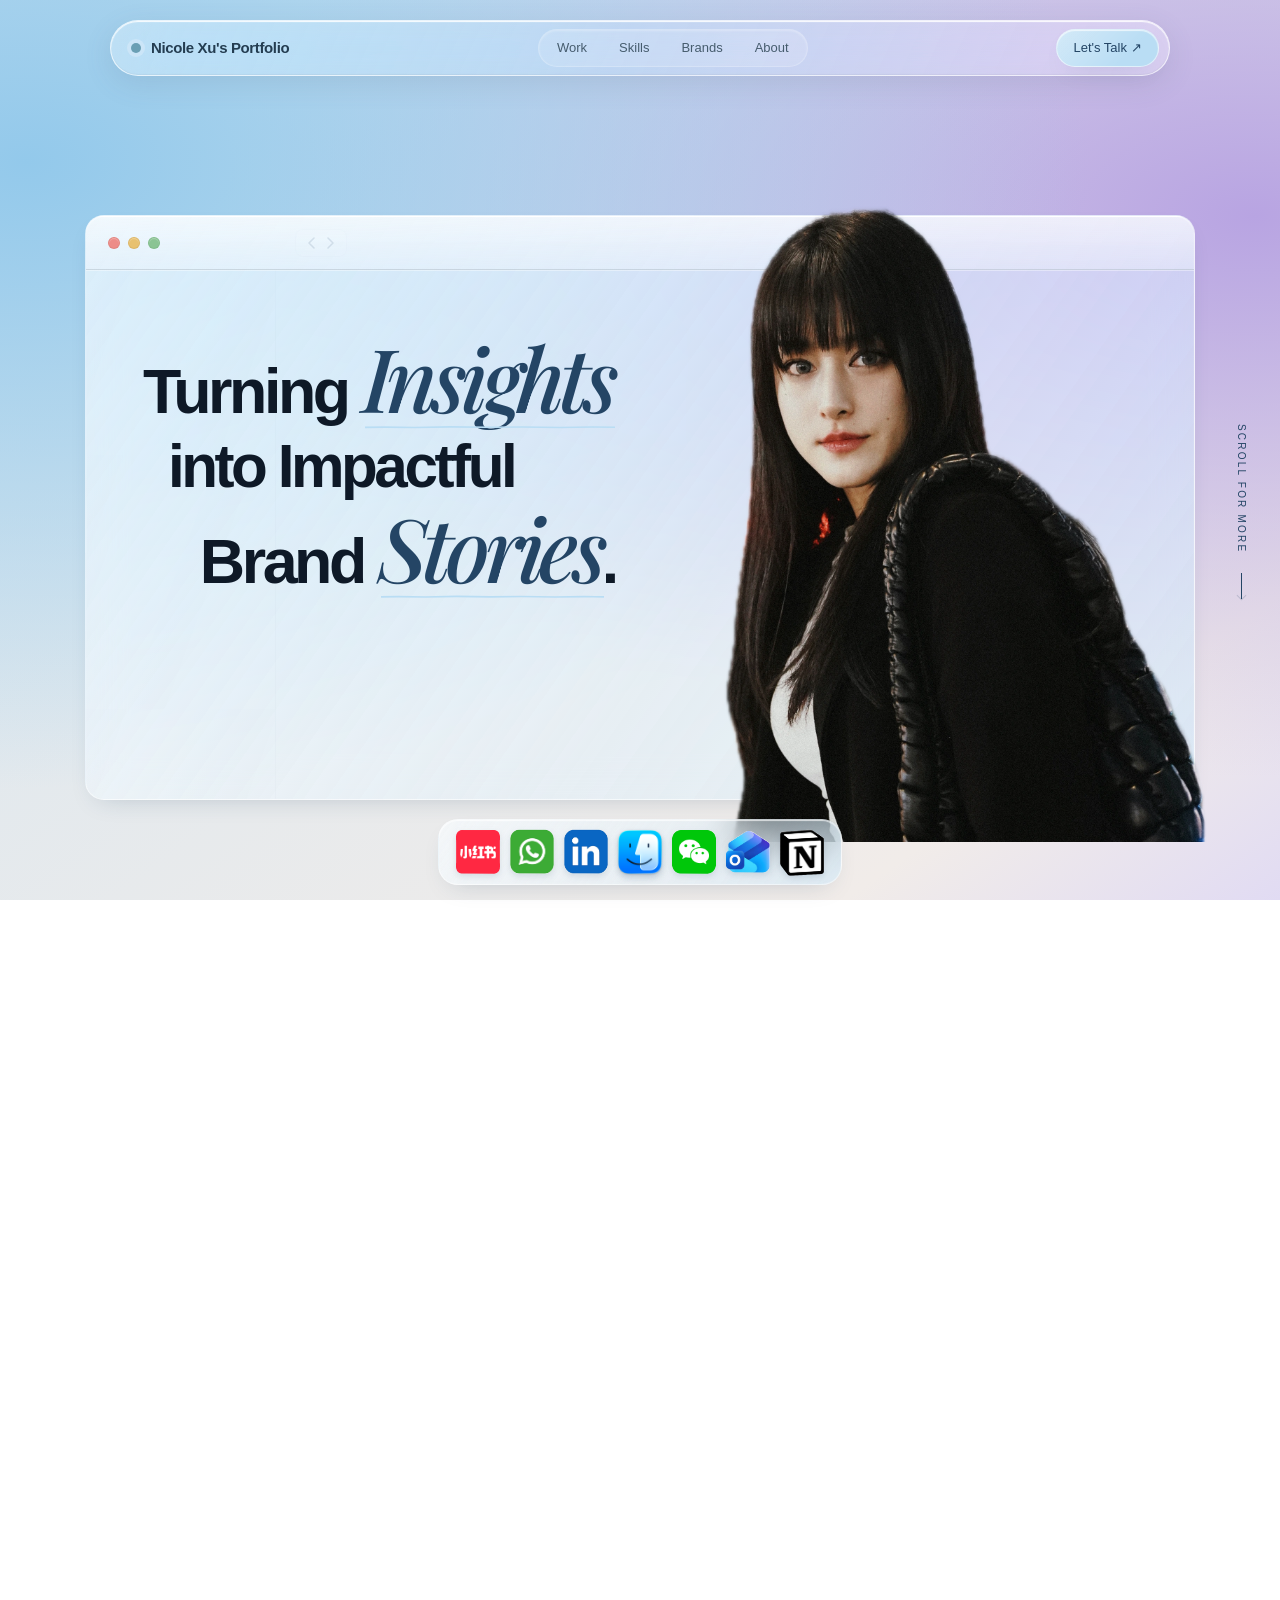
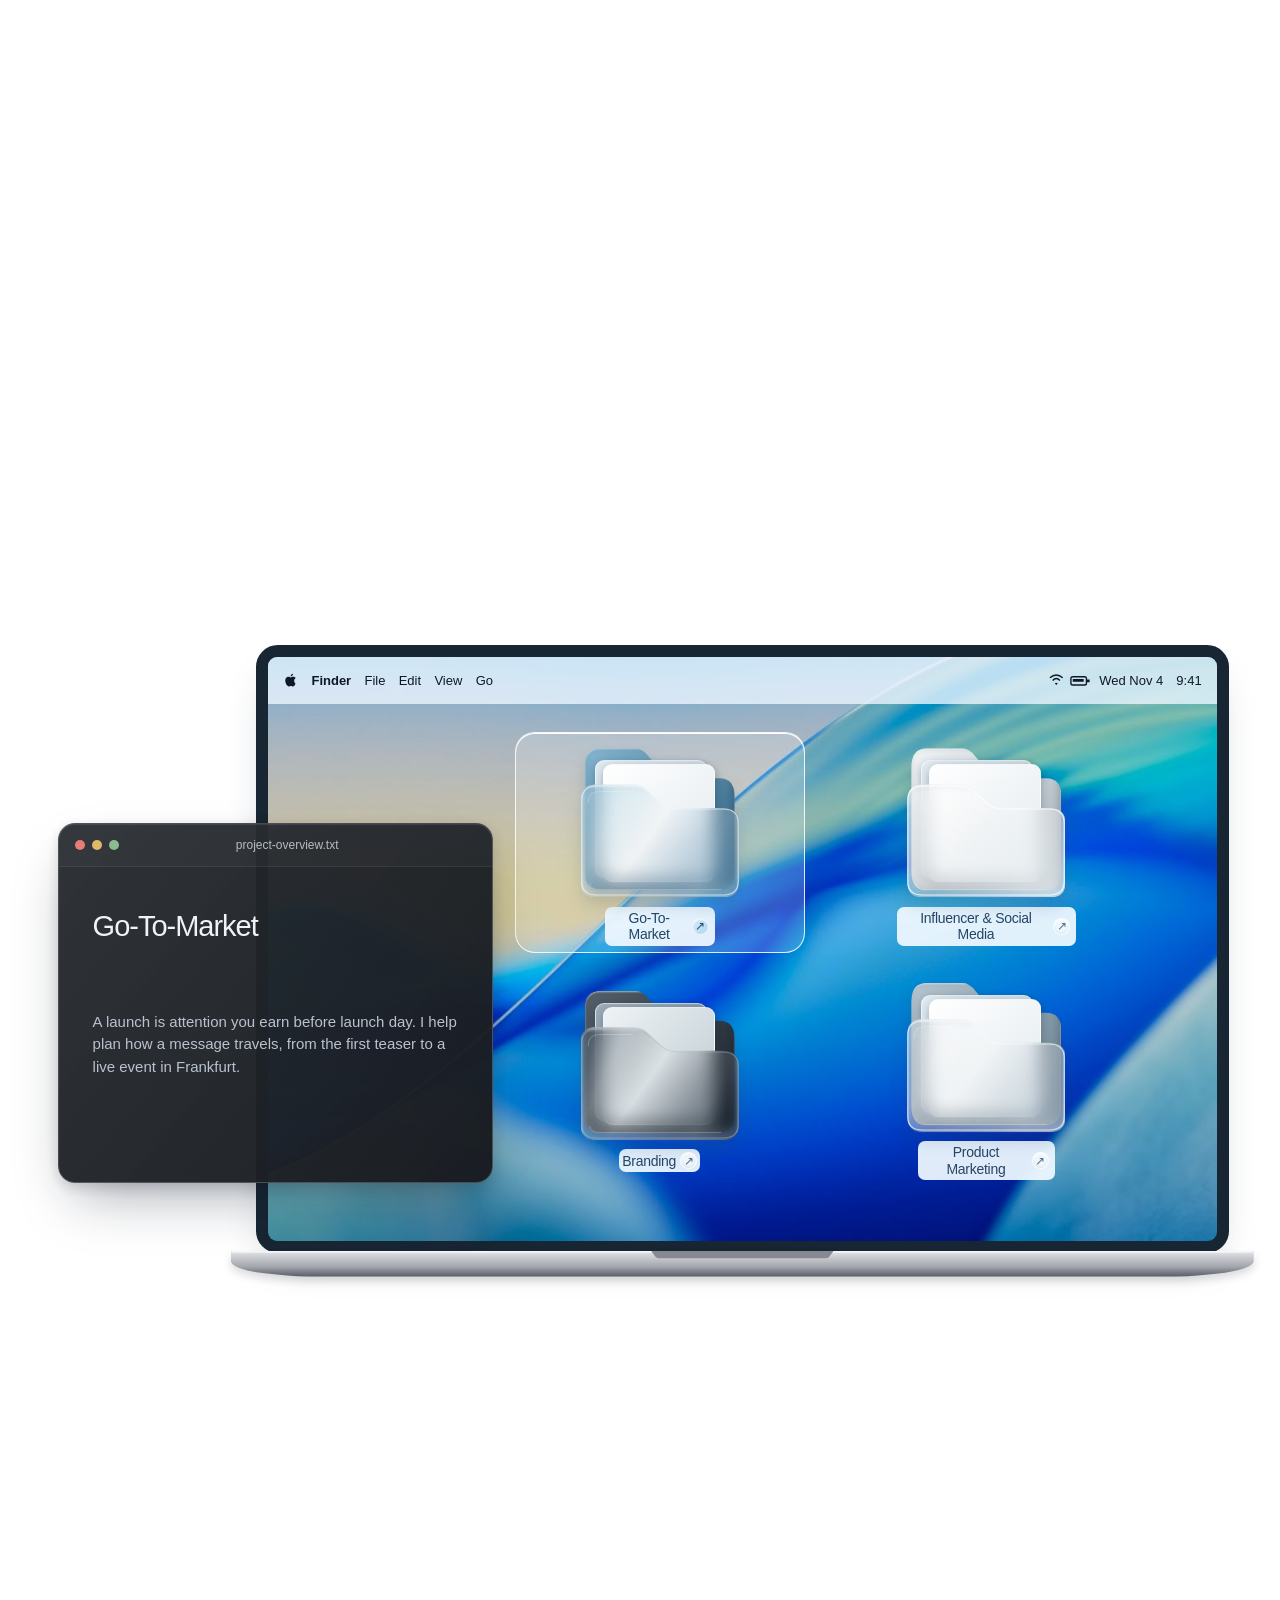
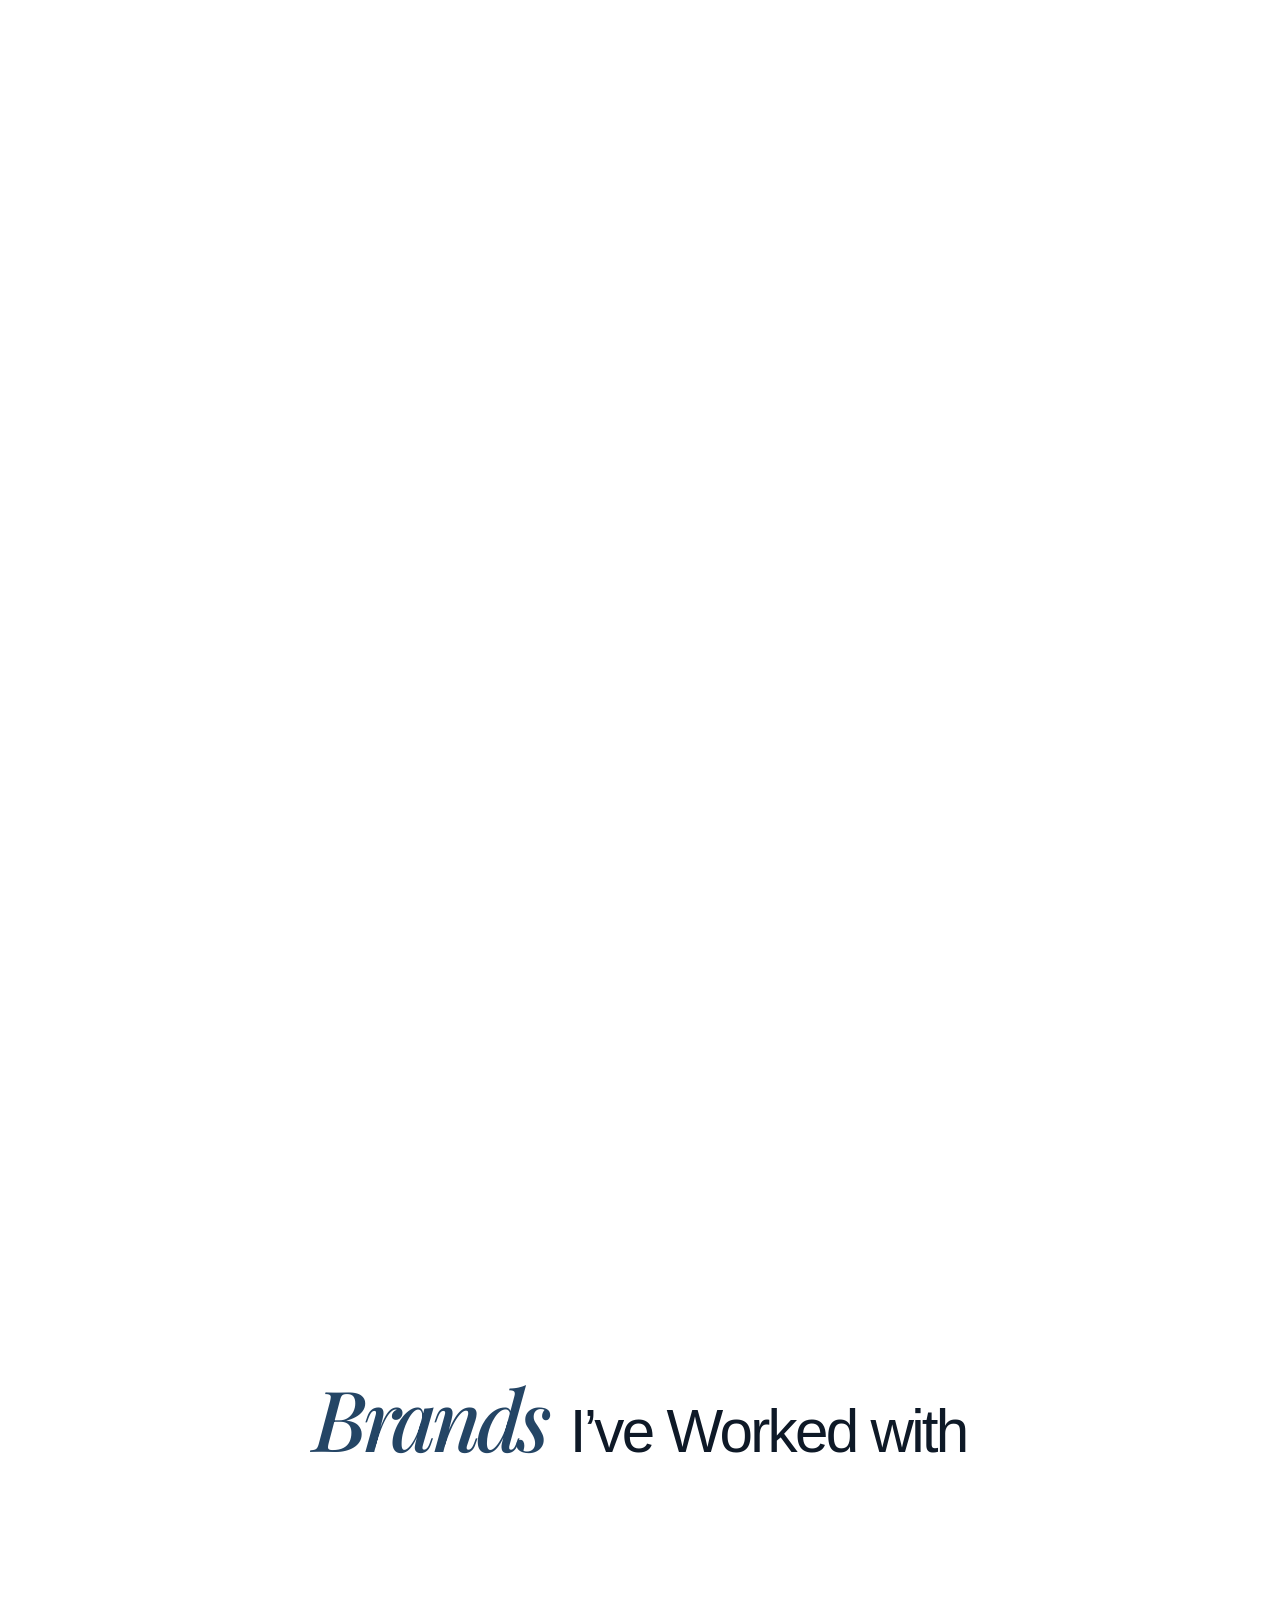
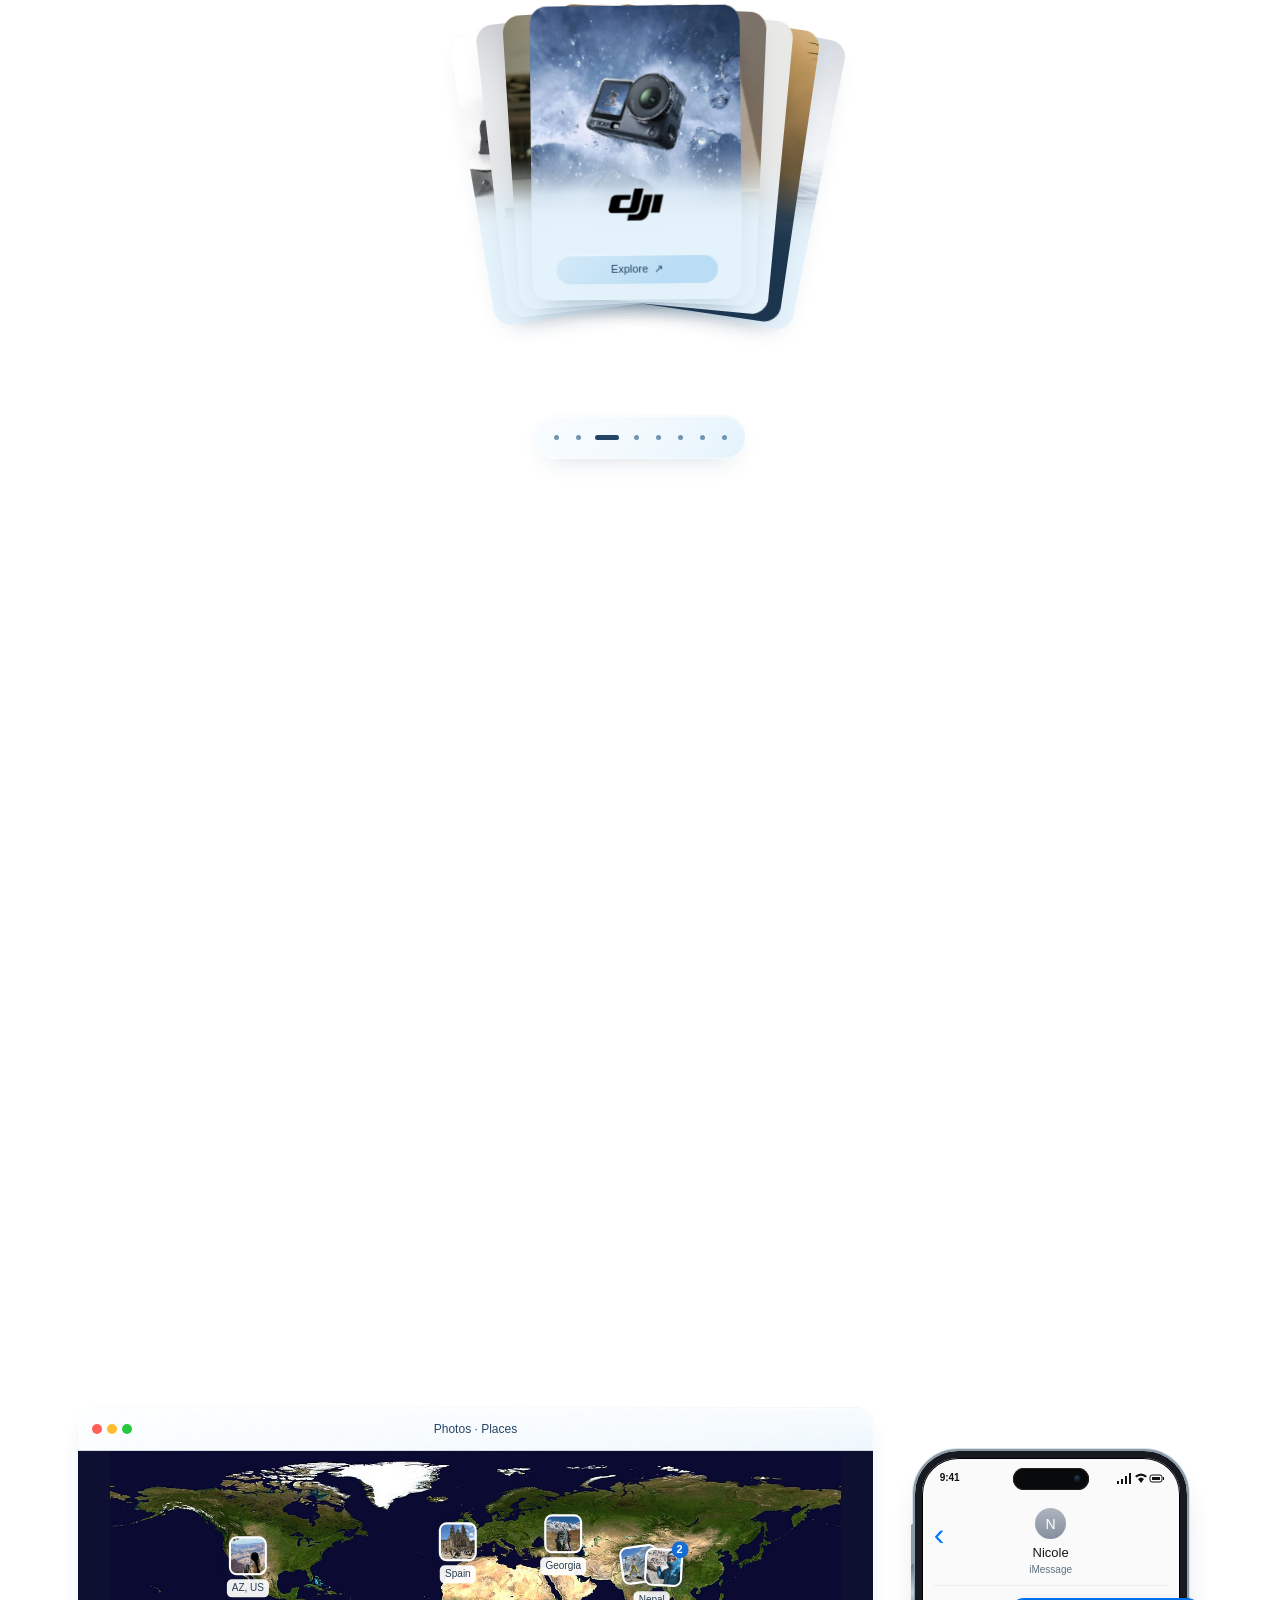
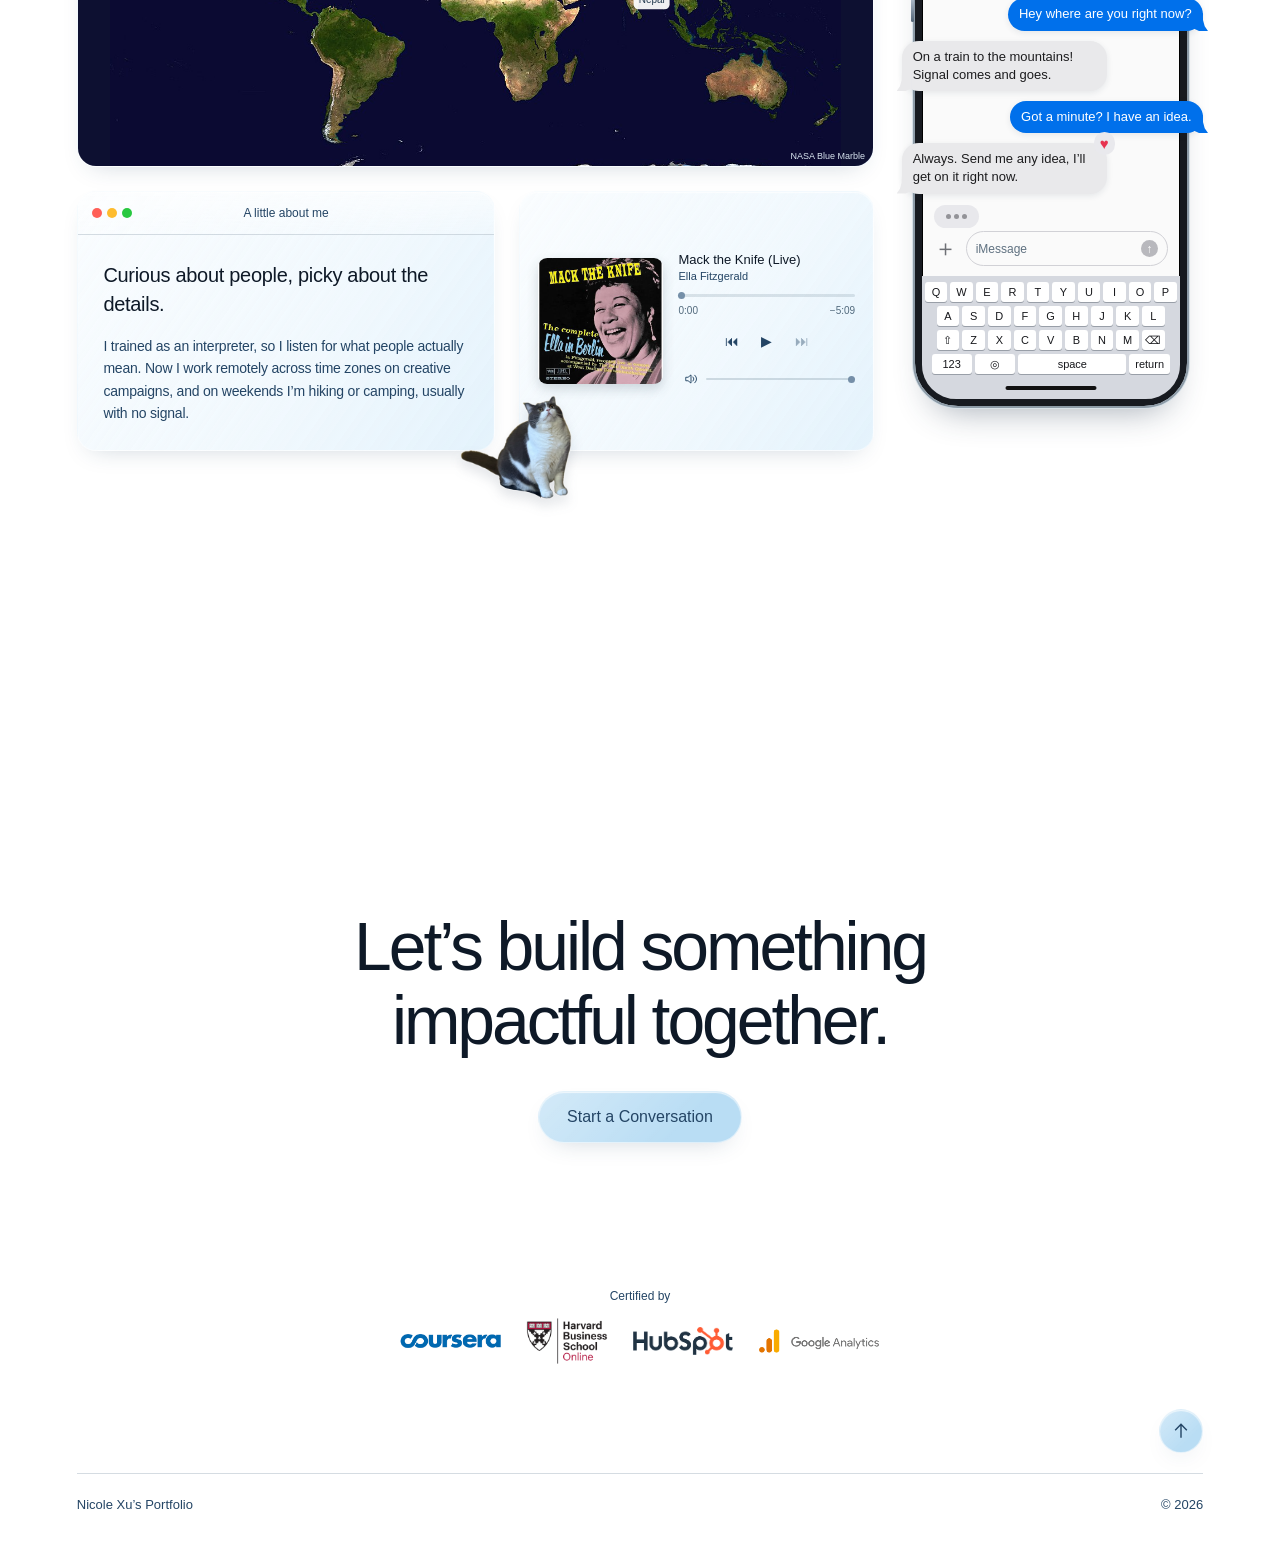
<file: public/index.html>
<!doctype html>
<html lang="en">
<head>
  <meta charset="UTF-8">
  <meta name="viewport" content="width=device-width, initial-scale=1">
  <title>Nicole Xu’s Portfolio</title>
  <link rel="preload" href="./assets/playfair-italic-500.ttf" as="font" type="font/ttf" crossorigin>
  <link rel="preload" href="./assets/nicole-portrait.webp" as="image">
  <link rel="stylesheet" href="./styles.css?v=system-font-2">
  <script type="module" src="./main.js?v=portrait-layer"></script>
  <link rel="stylesheet" href="./sections.css?v=system-font-2">
  <script type="module" src="./sections.js?v=blue-desktop"></script>
  <link rel="stylesheet" href="./brands.css?v=system-font-2">
  <script type="module" src="./brands.js?v=blue-desktop"></script>
  <link rel="stylesheet" href="./polish.css?v=liquid-about-2">
  <link rel="stylesheet" href="./about.css?v=397e608ed2">
  <script type="module" src="./about.js?v=nov16-volume"></script>
  <link rel="stylesheet" href="./contact.css?v=system-font-3">
  <script type="module" src="./contact.js?v=20261027-a"></script>
  <link rel="stylesheet" href="./genie.css?v=scroll-2">
  <script src="./vendor/html-to-image-1.11.13.js"></script>
  <link rel="stylesheet" href="./dock.css?v=contacts-2">
  <link rel="stylesheet" href="./home-desktop.css?v=preflight-about">
</head>
<body>
  <svg width="0" height="0" aria-hidden="true" style="position:absolute"><defs><clipPath id="folder-face" clipPathUnits="objectBoundingBox"><path d="M0,.13 Q0,0 .1,0 H.34 Q.39,0 .43,.06 L.51,.16 Q.55,.21 .61,.21 H.9 Q1,.21 1,.34 V.87 Q1,1 .9,1 H.1 Q0,1 0,.87Z"/></clipPath></defs></svg>
  <header class="site-header">
    <nav class="navigation" aria-label="Main navigation">
      <a class="identity" href="./" aria-label="Portfolio home"><span class="identity-dot" aria-hidden="true"></span><span data-content="name">Nicole Xu's Portfolio</span></a>
      <div class="navigation-segments" id="navigation-items"></div>
      <a class="contact" href="#contact">Let's Talk <span aria-hidden="true">↗</span></a>
    </nav>
  </header>
  <a class="scroll-cue" href="#about-what-i-do" aria-label="Scroll to About What I Do"><span>SCROLL FOR MORE</span><i aria-hidden="true"></i></a>
  <main id="home">
    <section class="hero" aria-label="Portfolio cover">
      <div class="hero-composition">
        <div class="glass-window">
          <div class="window-bar" aria-hidden="true">
            <i></i><i></i><i></i>
            <div class="window-browser-details">
              <span class="window-history"><svg viewBox="0 0 40 18" fill="none"><path d="m13 4-5 5 5 5M27 4l5 5-5 5"/></svg></span>
              
            </div>
          </div>

        </div>
                      
        <div class="cover-content">
          <h1 class="hero-title"><span>Turning <em class="keyword">Insights</em></span> <span>into Impactful</span> <span>Brand <em class="keyword">Stories</em>.</span></h1>
          <img class="portrait" src="./assets/nicole-portrait.webp" alt="Portrait of Nicole Xu" width="1600" height="1850" fetchpriority="high">
        </div>
      </div>

    </section>

    <section class="reading-section" id="about-what-i-do" aria-labelledby="reading-label">
      <div class="reading-stage">
        <div class="reading-content">
          <h2 id="reading-label">About What I Do</h2>
          <p class="reading-copy"><span class="reading-phrase">I notice what’s missing.</span> <span class="reading-phrase">The pain point hiding in an app’s reviews.</span> <span class="reading-phrase">The product that stopped talking to its buyers.</span> <span class="reading-phrase">The people who don’t know they need your brand yet.</span> <span class="reading-phrase">Then I see it through to launch.</span></p>
          <p class="reading-copy reading-signoff"><span class="reading-phrase">I’m Nicole.</span> <span class="reading-phrase">This is how I think, build, and deploy.</span></p>
        </div>
      </div>
    </section>
    <section class="work-section" id="work-preview" aria-label="Work Cases"><div class="work-stage">          <section class="work-space" aria-label="Work categories">
            <div class="work-canvas">
              <div class="desktop-menu" aria-hidden="true"><svg viewBox="0 0 24 24" width="15" height="15" fill="currentColor"><path d="M16 1c.2 2-1.5 4.1-3.8 4.3C12 3.3 13.7 1.3 16 1ZM20 17c-.6 1.6-2.2 4.5-4 4.5-1.3 0-1.8-.8-3.4-.8-1.5 0-2.3.8-3.4.8-2.4 0-5.6-5.1-5.6-9.4 0-3.7 2.3-6 5.2-6 1.6 0 2.5.9 3.6.9s2.4-1 4-1c1.5 0 3 .8 3.9 2-3.4 2.2-3.2 6.7-.3 9Z"/></svg><strong>Finder</strong><span>File</span><span>Edit</span><span>View</span><span>Go</span><span class="desktop-status"><svg viewBox="0 0 46 14" width="42" fill="none" stroke="currentColor" stroke-width="1.5"><path d="M1 4q7-6 14 0M4 7q4-4 8 0m-5 3 1 1 1-1"/><rect x="24" y="3" width="17" height="9" rx="2"/><path d="M43 6v3M26 7h12" stroke-width="3"/></svg>Wed Nov 4　9:41</span></div>

              <div class="folder-grid" role="group" aria-label="Select a work category">
                <button class="folder-card folder-gtm" type="button" data-category="0" aria-pressed="true" aria-controls="work-description" aria-label="Go-To-Market: show project overview">
                  <span class="folder-art" aria-hidden="true">
                    <span class="folder-back"></span>
                    <span class="folder-paper paper-back"></span>
                    <span class="folder-paper paper-front"></span>
                    <span class="folder-front"></span>
                    <svg class="folder-rim" viewBox="0 0 200 140" fill="none"><path d="M1 19Q1 1 20 1H68Q78 1 86 9L102 23Q110 30 122 30H180Q199 30 199 48V122Q199 139 180 139H20Q1 139 1 122Z" stroke="currentColor" stroke-width="1.3"/><path d="M9 22Q9 8 23 8H65M11 124Q11 132 23 132H177" stroke="white" stroke-opacity=".32" stroke-linecap="round"/></svg>
                  </span>
                  <span class="folder-caption"><span>Go-To-Market</span><span class="folder-cta" aria-hidden="true">↗</span></span>
                </button>
                <button class="folder-card folder-social" type="button" data-category="1" aria-pressed="false" aria-controls="work-description" aria-label="Influencer &amp; Social Media: show project overview">
                  <span class="folder-art" aria-hidden="true">
                    <span class="folder-back"></span>
                    <span class="folder-paper paper-back"></span>
                    <span class="folder-paper paper-front"></span>
                    <span class="folder-front"></span>
                    <svg class="folder-rim" viewBox="0 0 200 140" fill="none"><path d="M1 19Q1 1 20 1H68Q78 1 86 9L102 23Q110 30 122 30H180Q199 30 199 48V122Q199 139 180 139H20Q1 139 1 122Z" stroke="currentColor" stroke-width="1.3"/><path d="M9 22Q9 8 23 8H65M11 124Q11 132 23 132H177" stroke="white" stroke-opacity=".32" stroke-linecap="round"/></svg>
                  </span>
                  <span class="folder-caption"><span>Influencer &amp; Social Media</span><span class="folder-cta" aria-hidden="true">↗</span></span>
                </button>
                <button class="folder-card folder-branding" type="button" data-category="2" aria-pressed="false" aria-controls="work-description" aria-label="Branding: show project overview">
                  <span class="folder-art" aria-hidden="true">
                    <span class="folder-back"></span>
                    <span class="folder-paper paper-back"></span>
                    <span class="folder-paper paper-front"></span>
                    <span class="folder-front"></span>
                    <svg class="folder-rim" viewBox="0 0 200 140" fill="none"><path d="M1 19Q1 1 20 1H68Q78 1 86 9L102 23Q110 30 122 30H180Q199 30 199 48V122Q199 139 180 139H20Q1 139 1 122Z" stroke="currentColor" stroke-width="1.3"/><path d="M9 22Q9 8 23 8H65M11 124Q11 132 23 132H177" stroke="white" stroke-opacity=".32" stroke-linecap="round"/></svg>
                  </span>
                  <span class="folder-caption"><span>Branding</span><span class="folder-cta" aria-hidden="true">↗</span></span>
                </button>
                <button class="folder-card folder-product" type="button" data-category="3" aria-pressed="false" aria-controls="work-description" aria-label="Product Marketing: show project overview">
                  <span class="folder-art" aria-hidden="true">
                    <span class="folder-back"></span>
                    <span class="folder-paper paper-back"></span>
                    <span class="folder-paper paper-front"></span>
                    <span class="folder-front"></span>
                    <svg class="folder-rim" viewBox="0 0 200 140" fill="none"><path d="M1 19Q1 1 20 1H68Q78 1 86 9L102 23Q110 30 122 30H180Q199 30 199 48V122Q199 139 180 139H20Q1 139 1 122Z" stroke="currentColor" stroke-width="1.3"/><path d="M9 22Q9 8 23 8H65M11 124Q11 132 23 132H177" stroke="white" stroke-opacity=".32" stroke-linecap="round"/></svg>
                  </span>
                  <span class="folder-caption"><span>Product Marketing</span><span class="folder-cta" aria-hidden="true">↗</span></span>
                </button>
              </div>
            </div>
          <svg class="macbook-base" viewBox="0 0 1000 30" preserveAspectRatio="none" aria-hidden="true">
              <defs><linearGradient id="base-front" x2="0" y2="1" gradientUnits="objectBoundingBox"><stop stop-color="#e5e6e9"/><stop offset=".25" stop-color="#c9cbd0"/><stop offset=".62" stop-color="#a2a5ac"/><stop offset="1" stop-color="#595d65"/></linearGradient></defs>
              <path fill="url(#base-front)" d="M1 1H999V13Q995 23 952 27Q937 29 912 29H88Q63 29 48 27Q5 23 1 13Z"/>
              <path fill="#f5f6f8" d="M2 1H998V3H2Z"/><path fill="#858991" d="M411 1H589L585 7Q584 9 579 9H421Q416 9 415 7Z"/>
            </svg></section><aside class="project-note" aria-label="Selected category overview">
                <div class="note-bar" aria-hidden="true"><i></i><i></i><i></i><span>project-overview.txt</span></div>
                <div class="note-copy" id="work-description" aria-live="polite" aria-atomic="true">
                  <h2 id="category-title">Go-To-Market</h2>
                  <p>A launch is attention you earn before launch day. I help plan how a message travels, from the first teaser to a live event in Frankfurt.</p>
                </div>
              </aside></div></section>
    <section class="skills-section" id="skills-tray" aria-label="Skills">
      <div class="skills-stage">
        <div class="skill-archive">
          <div class="skill-folder" aria-hidden="true">
            <img class="paper-folder-image" src="./assets/skills-paper-folder-v2.png" alt="" width="1200" height="1312">
          </div>
          <div class="skill-scatter" role="group" aria-label="Skills and platforms">
            <div class="skill-entry" style="--x:90;--y:70;--width:290;--angle:-7deg;--hue:204;--layer:3"><button class="skill-chip" type="button" aria-pressed="false"><span>Integrated Marketing Strategy</span></button></div>
            <div class="skill-entry" style="--x:470;--y:25;--width:215;--angle:4deg;--hue:158;--layer:4"><button class="skill-chip" type="button" aria-pressed="false"><span>Consumer Insights</span></button></div>
            <div class="skill-entry" style="--x:780;--y:80;--width:260;--angle:-5deg;--hue:44;--layer:5"><button class="skill-chip" type="button" aria-pressed="false"><span>GTM &amp; Product Launches</span></button></div>
            <div class="skill-entry" style="--x:880;--y:320;--width:260;--angle:7deg;--hue:327;--layer:6"><button class="skill-chip" type="button" aria-pressed="false"><span>Campaign Management</span></button></div>
            <div class="skill-entry" style="--x:35;--y:245;--width:280;--angle:-4deg;--hue:263;--layer:3"><button class="skill-chip" type="button" aria-pressed="false"><span>Creative &amp; Content Strategy</span></button></div>
            <div class="skill-entry" style="--x:440;--y:385;--width:170;--angle:-9deg;--hue:18;--layer:4"><button class="skill-chip" type="button" aria-pressed="false"><span>A/B Testing</span></button></div>
            <div class="skill-entry" style="--x:900;--y:490;--width:205;--angle:-4deg;--hue:195;--layer:5"><button class="skill-chip" type="button" aria-pressed="false"><span>SEO Optimization</span></button></div>
            <div class="skill-entry" style="--x:640;--y:560;--width:300;--angle:3deg;--hue:173;--layer:6"><button class="skill-chip" type="button" aria-pressed="false"><span>Platform-Native Storytelling</span></button></div>
            <div class="skill-entry" style="--x:160;--y:550;--width:160;--angle:-5deg;--hue:204;--layer:3"><button class="skill-chip" type="button" aria-pressed="false"><span>Shopify</span></button></div>
            <div class="skill-entry" style="--x:770;--y:220;--width:205;--angle:-8deg;--hue:158;--layer:4"><button class="skill-chip" type="button" aria-pressed="false"><span>Amazon SC / VC</span></button></div>
            <div class="skill-entry" style="--x:80;--y:410;--width:185;--angle:6deg;--hue:44;--layer:5"><button class="skill-chip" type="button" aria-pressed="false"><span>Monday.com</span></button></div>
            <div class="skill-entry app-entry" style="--x:1030;--y:175;--width:66;--angle:8deg;--hue:327;--layer:6"><button class="skill-chip standalone-app app-canva" type="button" aria-label="Canva" aria-pressed="false"><img src="./assets/skill-icons/canva.jpeg" alt="" width="42" height="42"></button></div>
            <div class="skill-entry" style="--x:390;--y:495;--width:300;--angle:-3deg;--hue:263;--layer:3"><button class="skill-chip" type="button" aria-pressed="false"><span>Market &amp; User Research</span></button></div>
            <div class="skill-entry" style="--x:210;--y:150;--width:155;--angle:5deg;--hue:18;--layer:4"><button class="skill-chip" type="button" aria-pressed="false"><span>Modash</span></button></div>
            <div class="skill-entry" style="--x:930;--y:600;--width:190;--angle:-6deg;--hue:195;--layer:5"><button class="skill-chip" type="button" aria-pressed="false"><span>HypeAuditor</span></button></div>
            <div class="skill-entry" style="--x:710;--y:420;--width:195;--angle:8deg;--hue:173;--layer:6"><button class="skill-chip" type="button" aria-pressed="false"><span>NoxInfluencer</span></button></div>
            <div class="skill-entry" style="--x:370;--y:600;--width:205;--angle:7deg;--hue:204;--layer:3"><button class="skill-chip" type="button" aria-pressed="false"><span>Performance Analysis</span></button></div>
            <div class="skill-entry" style="--x:30;--y:620;--width:160;--angle:-8deg;--hue:158;--layer:4"><button class="skill-chip" type="button" aria-pressed="false"><span>Snov.io</span></button></div>
            <div class="skill-entry app-entry" style="--x:50;--y:140;--width:66;--angle:-10deg;--layer:7"><button class="skill-chip standalone-app app-notion" type="button" aria-pressed="false" aria-label="Notion"><img src="./assets/skill-icons/notion.svg" alt="" width="42" height="42"></button></div>
            <div class="skill-entry app-entry" style="--x:700;--y:75;--width:66;--angle:9deg;--layer:7"><button class="skill-chip standalone-app app-chatgpt" type="button" aria-pressed="false" aria-label="ChatGPT"><img src="./assets/skill-icons/chatgpt.svg" alt="" width="42" height="42"></button></div>
            <div class="skill-entry app-entry" style="--x:310;--y:340;--width:66;--angle:-9deg;--layer:7"><button class="skill-chip standalone-app app-instagram" type="button" aria-pressed="false" aria-label="Instagram"><img src="./assets/skill-icons/instagram-native.svg" alt="" width="42" height="42"></button></div>
            <div class="skill-entry app-entry" style="--x:1080;--y:420;--width:66;--angle:10deg;--layer:7"><button class="skill-chip standalone-app app-tiktok" type="button" aria-pressed="false" aria-label="TikTok"><img src="./assets/skill-icons/tiktok-native.svg" alt="" width="42" height="42"></button></div>
            <div class="skill-entry app-entry" style="--x:480;--y:200;--width:66;--angle:-6deg;--layer:7"><button class="skill-chip standalone-app" type="button" aria-pressed="false" aria-label="YouTube"><img src="./assets/skill-icons/youtube-native.svg" alt="" width="42" height="42"></button></div>
            <div class="skill-entry app-entry" style="--x:610;--y:310;--width:66;--angle:6deg;--layer:7"><button class="skill-chip standalone-app" type="button" aria-pressed="false" aria-label="Claude"><img src="./assets/skill-icons/claude-native.svg" alt="" width="42" height="42"></button></div>
          </div>
        </div>
      </div>
    </section>
    <section class="brands-section" id="brands" aria-labelledby="brands-title">
      <div class="brands-stage">
        <div class="brands-heading">
          <h2 class="brands-title" id="brands-title"><em>Brands</em> I’ve Worked with</h2>
        </div>
        <div class="brands-carousel" tabindex="0" role="region" aria-roledescription="carousel" aria-label="Brands I’ve Worked with" aria-describedby="brands-instructions">
          <span class="brands-sr" id="brands-instructions">Drag horizontally, swipe, or use the left and right arrow keys to browse brands. Scroll vertically to continue through the page.</span>
          <figure class="brand-card brand-bambu" aria-label="Bambu Lab">
            <img class="brand-photo-backdrop" src="./assets/brands/bambu-photo.jpg" alt="" aria-hidden="true" draggable="false"><div class="brand-photo-frame"><img class="brand-photo" src="./assets/brands/bambu-photo.jpg" alt="Bambu Lab product" draggable="false"></div><div class="brand-frost" aria-hidden="true"></div>
            <div class="brand-logo-dock"><img class="brand-logo" src="./assets/brands/bambu-horizontal.webp" alt="Bambu Lab" draggable="false"></div>
            <a class="brand-explore" href="https://bambulab.com/en-us" target="_blank" rel="noopener noreferrer">Explore</a>
          </figure>
          <figure class="brand-card brand-cosori" aria-label="COSORI">
            <img class="brand-photo-backdrop" src="./assets/brands/cosori-photo.webp" alt="" aria-hidden="true" draggable="false"><div class="brand-photo-frame"><img class="brand-photo" src="./assets/brands/cosori-photo.webp" alt="COSORI product" draggable="false"></div><div class="brand-frost" aria-hidden="true"></div>
            <div class="brand-logo-dock"><img class="brand-logo" src="./assets/brands/cosori-logo.png" alt="COSORI" draggable="false"></div>
            <a class="brand-explore" href="https://cosori.com/" target="_blank" rel="noopener noreferrer">Explore</a>
          </figure>
          <figure class="brand-card brand-dji" aria-label="DJI">
            <img class="brand-photo-backdrop" src="./assets/brands/dji-photo.webp" alt="" aria-hidden="true" draggable="false"><div class="brand-photo-frame"><img class="brand-photo" src="./assets/brands/dji-photo.webp" alt="DJI product" draggable="false"></div><div class="brand-frost" aria-hidden="true"></div>
            <div class="brand-logo-dock"><img class="brand-logo" src="./assets/brands/dji-logo.png" alt="DJI" draggable="false"></div>
            <a class="brand-explore" href="https://www.dji.com/" target="_blank" rel="noopener noreferrer">Explore</a>
          </figure>
          <figure class="brand-card brand-dreame" aria-label="Dreame">
            <img class="brand-photo-backdrop" src="./assets/brands/dreame-photo.webp" alt="" aria-hidden="true" draggable="false"><div class="brand-photo-frame"><img class="brand-photo" src="./assets/brands/dreame-photo.webp" alt="Dreame product" draggable="false"></div><div class="brand-frost" aria-hidden="true"></div>
            <div class="brand-logo-dock"><img class="brand-logo" src="./assets/brands/dreame-logo.png" alt="Dreame" draggable="false"></div>
            <a class="brand-explore" href="https://www.dreametech.com/" target="_blank" rel="noopener noreferrer">Explore</a>
          </figure>
          <figure class="brand-card brand-insta360" aria-label="Insta360">
            <img class="brand-photo-backdrop" src="./assets/brands/insta360-photo.webp" alt="" aria-hidden="true" draggable="false"><div class="brand-photo-frame"><img class="brand-photo" src="./assets/brands/insta360-photo.webp" alt="Insta360 product" draggable="false"></div><div class="brand-frost" aria-hidden="true"></div>
            <div class="brand-logo-dock"><img class="brand-logo" src="./assets/brands/insta360-logo.png" alt="Insta360" draggable="false"></div>
            <a class="brand-explore" href="https://www.insta360.com/" target="_blank" rel="noopener noreferrer">Explore</a>
          </figure>
          <figure class="brand-card brand-levoit" aria-label="Levoit">
            <img class="brand-photo-backdrop" src="./assets/brands/levoit-photo.avif" alt="" aria-hidden="true" draggable="false"><div class="brand-photo-frame"><img class="brand-photo" src="./assets/brands/levoit-photo.avif" alt="Levoit product" draggable="false"></div><div class="brand-frost" aria-hidden="true"></div>
            <div class="brand-logo-dock"><img class="brand-logo" src="./assets/brands/levoit-logo.png" alt="Levoit" draggable="false"></div>
            <a class="brand-explore" href="https://levoit.com/" target="_blank" rel="noopener noreferrer">Explore</a>
          </figure>
          <figure class="brand-card brand-roborock" aria-label="Roborock">
            <img class="brand-photo-backdrop" src="./assets/brands/roborock-photo.webp" alt="" aria-hidden="true" draggable="false"><div class="brand-photo-frame"><img class="brand-photo" src="./assets/brands/roborock-photo.webp" alt="Roborock product" draggable="false"></div><div class="brand-frost" aria-hidden="true"></div>
            <div class="brand-logo-dock"><img class="brand-logo" src="./assets/brands/roborock-logo.png" alt="Roborock" draggable="false"></div>
            <a class="brand-explore" href="https://global.roborock.com/" target="_blank" rel="noopener noreferrer">Explore</a>
          </figure>
          <figure class="brand-card brand-tcl" aria-label="TCL">
            <img class="brand-photo-backdrop" src="./assets/brands/tcl-photo.webp" alt="" aria-hidden="true" draggable="false"><div class="brand-photo-frame"><img class="brand-photo" src="./assets/brands/tcl-photo.webp" alt="TCL product" draggable="false"></div><div class="brand-frost" aria-hidden="true"></div>
            <div class="brand-logo-dock"><img class="brand-logo" src="./assets/brands/tcl-logo.png" alt="TCL" draggable="false"></div>
            <a class="brand-explore" href="https://www.tcl.com/global/en" target="_blank" rel="noopener noreferrer">Explore</a>
          </figure>
        </div>
        <div class="brands-controls" role="group" aria-label="Choose a brand">
          <button type="button" data-brand-index="0" aria-label="Show Bambu Lab" aria-current="false"><span></span></button>
          <button type="button" data-brand-index="1" aria-label="Show COSORI" aria-current="false"><span></span></button>
          <button type="button" data-brand-index="2" aria-label="Show DJI" aria-current="false"><span></span></button>
          <button type="button" data-brand-index="3" aria-label="Show Dreame" aria-current="false"><span></span></button>
          <button type="button" data-brand-index="4" aria-label="Show Insta360" aria-current="false"><span></span></button>
          <button type="button" data-brand-index="5" aria-label="Show Levoit" aria-current="false"><span></span></button>
          <button type="button" data-brand-index="6" aria-label="Show Roborock" aria-current="false"><span></span></button>
          <button type="button" data-brand-index="7" aria-label="Show TCL" aria-current="false"><span></span></button>
        </div>
        <span class="brands-sr" id="brands-current" aria-live="polite" aria-atomic="true"></span>
      </div>
    </section>
    <section class="about-section" id="about-me" aria-label="About Me">
      <div class="about-inner">
      <div class="about-desktop">
        <article class="about-window about-memories about-enter" aria-label="Photo memories">
          <div class="about-bar"><span class="about-dots" aria-hidden="true"><i></i><i></i><i></i></span>Photos · Places</div>
          <div class="memory-map"><div class="memory-earth">
<img class="memory-map-base" src="./assets/about/earth-satellite.jpg" alt="World map showing the existing memory locations">
<div class="travel-place" data-title="Grand Canyon National Park" style="--pin-x:18.9%;--pin-y:30%"><div><button class="travel-thumb" type="button" aria-expanded="false" aria-label="Grand Canyon, photo 1"><img src="./assets/about/grand-canyon.jpg" alt="Grand Canyon, photo 1"></button></div><span>AZ, US</span></div>
<div class="travel-place" data-title="Camino de Santiago" style="--pin-x:47.6%;--pin-y:26.2%"><div><button class="travel-thumb" type="button" aria-expanded="false" aria-label="Camino de Santiago, photo 1"><img src="./assets/about/camino.jpg" alt="Camino de Santiago, photo 1"></button></div><span>Spain</span></div>
<div class="travel-place" data-title="Caucasus Mountain, Mestia" style="--pin-x:62%;--pin-y:24%"><div><button class="travel-thumb" type="button" aria-expanded="false" aria-label="Georgia · Caucasus Mountains"><img src="./assets/about/georgia.jpg" alt="Hiking in the Caucasus Mountains"></button></div><span>Georgia</span></div>
<div class="travel-place" data-title="Everest Base Trek &amp; Gokyo" style="--pin-x:74.1%;--pin-y:33.3%"><div class="nepal-stack"><button class="travel-thumb" type="button" aria-expanded="false" aria-label="Nepal, photo 1"><img src="./assets/about/nepal-1.jpg" alt="Nepal, photo 1"></button><button class="travel-thumb" type="button" aria-expanded="false" aria-label="Nepal, photo 2"><img src="./assets/about/nepal-2.jpg" alt="Nepal, photo 2"></button><b class="photo-count" aria-hidden="true">2</b></div><span>Nepal</span></div>
          </div><a class="memory-map-credit" href="https://commons.wikimedia.org/wiki/File:Land_shallow_topo_2048.jpg" target="_blank" rel="noopener">NASA Blue Marble</a></div>
        </article>
        <article class="about-phone-wrap about-enter" style="--delay:160ms" aria-label="A little conversation with Nicole">
          <div class="about-phone"><div class="phone-status" aria-hidden="true"><span>9:41</span><span><svg width="48" height="11" viewBox="0 0 48 11" fill="currentColor"><path d="M0 8h2v3H0zm4-2h2v5H4zm4-3h2v8H8zm4-3h2v11h-2z"/><path d="M18 3q6-5 12 0l-1.5 1.5q-4.5-3.5-9 0zm3 3q3-3 6 0l-3 4z"/><rect x="33" y="2" width="12" height="7" rx="2" fill="none" stroke="currentColor"/><path d="M35 4h8v3h-8zm11 0h1v3h-1z"/></svg></span></div><div class="about-island" aria-hidden="true"></div><div class="about-phone-header"><span class="phone-back" aria-hidden="true">‹</span><b aria-hidden="true">N</b>Nicole<small>iMessage</small></div>
          <div class="about-messages"><p class="about-bubble" style="--delay:350ms">Hey where are you right now?</p><p class="about-bubble" style="--delay:650ms">On a train to the mountains! Signal comes and goes.</p><p class="about-bubble" style="--delay:950ms">Got a minute? I have an idea.</p><p class="about-bubble" style="--delay:1250ms">Always. Send me any idea, I’ll get on it right now.<span class="heart-reaction" aria-label="Heart reaction">♥</span></p><span class="typing-bubble" aria-label="Typing"><i></i><i></i><i></i></span></div><div class="message-compose" aria-hidden="true"><span>＋</span><span>iMessage <i>↑</i></span></div><div class="ios-keys" aria-hidden="true"><div><span>Q</span><span>W</span><span>E</span><span>R</span><span>T</span><span>Y</span><span>U</span><span>I</span><span>O</span><span>P</span></div><div><span>A</span><span>S</span><span>D</span><span>F</span><span>G</span><span>H</span><span>J</span><span>K</span><span>L</span></div><div><span>⇧</span><span>Z</span><span>X</span><span>C</span><span>V</span><span>B</span><span>N</span><span>M</span><span>⌫</span></div><div><span>123</span><span>◎</span><span>space</span><span>return</span></div></div></div>
        </article>
        <article class="about-window about-note about-enter" style="--delay:100ms"><div class="about-bar"><span class="about-dots" aria-hidden="true"><i></i><i></i><i></i></span>A little about me</div><div class="about-note-copy"><p>Curious about people, picky about the details.</p><p>I trained as an interpreter, so I listen for what people actually mean. Now I work remotely across time zones on creative campaigns, and on weekends I’m hiking or camping, usually with no signal.</p></div></article>
        <article class="about-window about-music about-enter" style="--delay:240ms" aria-label="Mack the Knife (Live), Ella Fitzgerald"><div class="about-album"><img src="./assets/about/mack-the-knife-cover.jpeg" alt="Mack the Knife · Ella in Berlin album cover" width="630" height="640"></div><div class="about-music-copy"><small>Music shelf</small><h3>Mack the Knife (Live)</h3><p>Ella Fitzgerald</p></div><div class="about-player"><audio preload="metadata" data-track="./assets/about/mactheknife.mp3"></audio><input class="about-progress" step="0.01" type="range" min="0" max="100" value="0" disabled aria-label="Playback position" aria-valuetext="0 percent"><div class="about-player-status"><span class="elapsed">0:00</span><span class="remaining">−–:––</span></div><div class="about-player-controls"><button type="button" data-music="previous" aria-label="Restart track">⏮</button><button type="button" data-music="play" aria-label="Play Mack the Knife (Live)" aria-pressed="false">▶</button><button type="button" data-music="next" disabled aria-label="No next track">⏭</button></div><div class="volume-row"><button type="button" class="mute" aria-label="Mute" aria-pressed="false"><svg aria-hidden="true" viewBox="0 0 24 24" fill="none" stroke="currentColor" stroke-width="1.6"><path d="M3 9h4l5-4v14l-5-4H3z"/><path class="waves" d="M15 8q4 4 0 8m3-11q7 7 0 14"/><path class="silent" d="m16 9 6 6m0-6-6 6"/></svg></button><input class="volume" type="range" min="0" max="100" value="100" aria-label="Volume"></div><span class="brands-sr about-player-live" aria-live="polite"></span></div></article>
        <button class="about-cat" type="button" aria-label="Move Nicole’s cat. Use arrow keys to move, Home to return." ><img draggable="false" src="./assets/about/nicole-cat-sticker.png?v=original" alt="Nicole’s grey and white cat" width="180" height="210"></button>
      </div></div>
    </section>
    <section class="contact-section" id="contact" aria-labelledby="contact-title">
      <div class="contact-inner">
        <h2 class="contact-title" id="contact-title">Let’s build something impactful together.</h2>
        <a class="contact-glass" href="mailto:nicolexxu1@outlook.com">Start a Conversation</a>
        <div class="contact-bottom"><div class="contact-certificates"><h3>Certified by</h3><div class="contact-logos">
<span class="contact-art" style="--art-ratio:697/98"><img src="./assets/contact/coursera logo icon.png" alt="Coursera" style="width:105.88235%;height:150.00000%;left:-2.58250%;top:-28.57143%;"></span>
<span class="contact-art" style="--art-ratio:929/514"><img src="./assets/contact/HBS-Online-logo-1024x550.png" alt="Harvard Business School Online" style="width:110.22605%;height:107.00389%;left:-3.87513%;top:-3.50195%;"></span>
<span class="contact-art" style="--art-ratio:509/145"><img src="./assets/contact/hubspot logo.png" alt="HubSpot" style="width:100.19646%;height:100.68966%;left:-0.19646%;top:0.00000%;"></span>
<span class="contact-art" style="--art-ratio:3771/736"><img src="./assets/contact/Google-Analytics-Logo.png" alt="Google Analytics" style="width:101.82975%;height:293.47826%;left:-0.90162%;top:-96.73913%;"></span>
</div></div></div></div>
<div class="contact-return"><button class="contact-glass contact-top" type="button" aria-label="Back to top"><svg viewBox="0 0 24 24" fill="none" stroke="currentColor" stroke-width="1.7" aria-hidden="true"><path d="M12 20V4m-7 7 7-7 7 7"/></svg></button></div><footer class="contact-footer"><span>Nicole Xu’s Portfolio</span><span class="contact-copyright">© 2026</span></footer>
</section>
  </main>
<template id="dock-contact-icons"><button class="contact-icon " type="button" aria-label="RedNote" aria-disabled="true" title="RedNote — link to be confirmed"><span class="contact-art" style="--art-ratio:447/447"><img src="./assets/contact/rednote icon.png" alt="" draggable="false" style="width:100.00000%;height:100.00000%;left:0.00000%;top:0.00000%;clip-path:polygon(13.1991% 0.0000%,11.4094% 0.2237%,10.5145% 0.4474%,9.8434% 0.6711%,9.1723% 0.8949%,8.5011% 1.1186%,8.0537% 1.3423%,7.6063% 1.5660%,7.1588% 1.7897%,6.9351% 2.0134%,6.4877% 2.2371%,6.2640% 2.4609%,5.8166% 2.6846%,5.5928% 2.9083%,5.3691% 3.1320%,4.9217% 3.3557%,4.6980% 3.5794%,4.4743% 3.8031%,4.2506% 4.0268%,4.0268% 4.2506%,3.8031% 4.4743%,3.5794% 4.6980%,3.3557% 4.9217%,3.1320% 5.1454%,3.1320% 5.3691%,2.9083% 5.5928%,2.6846% 5.8166%,2.4609% 6.0403%,2.4609% 6.2640%,2.2371% 6.4877%,2.0134% 6.7114%,2.0134% 6.9351%,1.7897% 7.1588%,1.7897% 7.3826%,1.5660% 7.6063%,1.5660% 7.8300%,1.3423% 8.0537%,1.3423% 8.2774%,1.1186% 8.5011%,1.1186% 8.7248%,1.1186% 8.9485%,0.8949% 9.1723%,0.8949% 9.3960%,0.8949% 9.6197%,0.6711% 9.8434%,0.6711% 10.0671%,0.6711% 10.2908%,0.4474% 10.5145%,0.4474% 10.7383%,0.4474% 10.9620%,0.4474% 11.1857%,0.4474% 11.4094%,0.4474% 11.6331%,0.2237% 11.8568%,0.2237% 12.0805%,0.2237% 12.3043%,0.2237% 12.5280%,0.2237% 12.7517%,0.2237% 12.9754%,0.2237% 13.1991%,0.2237% 13.4228%,0.2237% 13.6465%,0.2237% 13.8702%,0.2237% 14.0940%,0.2237% 14.3177%,0.2237% 14.5414%,0.0000% 14.7651%,0.0000% 14.9888%,0.0000% 15.2125%,0.0000% 15.4362%,0.0000% 15.6600%,0.0000% 15.8837%,0.0000% 16.1074%,0.0000% 16.3311%,0.0000% 16.5548%,0.0000% 16.7785%,0.0000% 17.0022%,0.0000% 17.2260%,0.0000% 17.4497%,0.0000% 17.6734%,0.0000% 17.8971%,0.0000% 18.1208%,0.0000% 18.3445%,0.0000% 18.5682%,0.0000% 18.7919%,0.0000% 19.0157%,0.0000% 19.2394%,0.0000% 19.4631%,0.0000% 19.6868%,0.0000% 19.9105%,0.0000% 20.1342%,0.0000% 20.3579%,0.0000% 20.5817%,0.0000% 20.8054%,0.0000% 21.0291%,0.0000% 21.2528%,0.0000% 21.4765%,0.0000% 21.7002%,0.0000% 21.9239%,0.0000% 22.1477%,0.0000% 22.3714%,0.0000% 22.5951%,0.0000% 22.8188%,0.0000% 23.0425%,0.0000% 23.2662%,0.0000% 23.4899%,0.2237% 23.7136%,0.2237% 23.9374%,0.2237% 24.1611%,0.2237% 24.3848%,0.2237% 24.6085%,0.2237% 24.8322%,0.2237% 25.0559%,0.2237% 25.2796%,0.2237% 25.5034%,0.2237% 25.7271%,0.2237% 25.9508%,0.2237% 26.1745%,0.2237% 26.3982%,0.2237% 26.6219%,0.2237% 26.8456%,0.2237% 27.0694%,0.2237% 27.2931%,0.2237% 27.5168%,0.2237% 27.7405%,0.2237% 27.9642%,0.2237% 28.1879%,0.2237% 28.4116%,0.2237% 28.6353%,0.2237% 28.8591%,0.2237% 29.0828%,0.2237% 29.3065%,0.2237% 29.5302%,0.2237% 29.7539%,0.2237% 29.9776%,0.2237% 30.2013%,0.2237% 30.4251%,0.2237% 30.6488%,0.2237% 30.8725%,0.2237% 31.0962%,0.2237% 31.3199%,0.2237% 31.5436%,0.2237% 31.7673%,0.2237% 31.9911%,0.2237% 32.2148%,0.2237% 32.4385%,0.2237% 32.6622%,0.2237% 32.8859%,0.2237% 33.1096%,0.2237% 33.3333%,0.2237% 33.5570%,0.2237% 33.7808%,0.2237% 34.0045%,0.2237% 34.2282%,0.2237% 34.4519%,0.2237% 34.6756%,0.2237% 34.8993%,0.2237% 35.1230%,0.2237% 35.3468%,0.2237% 35.5705%,0.2237% 35.7942%,0.2237% 36.0179%,0.2237% 36.2416%,0.2237% 36.4653%,0.2237% 36.6890%,0.2237% 36.9128%,0.2237% 37.1365%,0.2237% 37.3602%,0.2237% 37.5839%,0.2237% 37.8076%,0.2237% 38.0313%,0.2237% 38.2550%,0.2237% 38.4787%,0.2237% 38.7025%,0.2237% 38.9262%,0.2237% 39.1499%,0.2237% 39.3736%,0.2237% 39.5973%,0.2237% 39.8210%,0.2237% 40.0447%,0.2237% 40.2685%,0.2237% 40.4922%,0.2237% 40.7159%,0.2237% 40.9396%,0.2237% 41.1633%,0.2237% 41.3870%,0.2237% 41.6107%,0.2237% 41.8345%,0.2237% 42.0582%,0.2237% 42.2819%,0.2237% 42.5056%,0.2237% 42.7293%,0.2237% 42.9530%,0.2237% 43.1767%,0.2237% 43.4004%,0.2237% 43.6242%,0.2237% 43.8479%,0.2237% 44.0716%,0.2237% 44.2953%,0.2237% 44.5190%,0.2237% 44.7427%,0.2237% 44.9664%,0.2237% 45.1902%,0.2237% 45.4139%,0.2237% 45.6376%,0.2237% 45.8613%,0.2237% 46.0850%,0.2237% 46.3087%,0.2237% 46.5324%,0.2237% 46.7562%,0.2237% 46.9799%,0.2237% 47.2036%,0.2237% 47.4273%,0.2237% 47.6510%,0.2237% 47.8747%,0.2237% 48.0984%,0.2237% 48.3221%,0.2237% 48.5459%,0.2237% 48.7696%,0.2237% 48.9933%,0.2237% 49.2170%,0.2237% 49.4407%,0.2237% 49.6644%,0.2237% 49.8881%,0.2237% 50.1119%,0.2237% 50.3356%,0.2237% 50.5593%,0.2237% 50.7830%,0.2237% 51.0067%,0.2237% 51.2304%,0.2237% 51.4541%,0.2237% 51.6779%,0.2237% 51.9016%,0.2237% 52.1253%,0.2237% 52.3490%,0.2237% 52.5727%,0.2237% 52.7964%,0.2237% 53.0201%,0.2237% 53.2438%,0.2237% 53.4676%,0.2237% 53.6913%,0.2237% 53.9150%,0.2237% 54.1387%,0.2237% 54.3624%,0.2237% 54.5861%,0.2237% 54.8098%,0.2237% 55.0336%,0.2237% 55.2573%,0.2237% 55.4810%,0.2237% 55.7047%,0.2237% 55.9284%,0.2237% 56.1521%,0.2237% 56.3758%,0.2237% 56.5996%,0.2237% 56.8233%,0.2237% 57.0470%,0.2237% 57.2707%,0.2237% 57.4944%,0.2237% 57.7181%,0.2237% 57.9418%,0.2237% 58.1655%,0.2237% 58.3893%,0.2237% 58.6130%,0.2237% 58.8367%,0.2237% 59.0604%,0.2237% 59.2841%,0.2237% 59.5078%,0.2237% 59.7315%,0.2237% 59.9553%,0.2237% 60.1790%,0.2237% 60.4027%,0.2237% 60.6264%,0.2237% 60.8501%,0.2237% 61.0738%,0.2237% 61.2975%,0.2237% 61.5213%,0.2237% 61.7450%,0.2237% 61.9687%,0.2237% 62.1924%,0.2237% 62.4161%,0.2237% 62.6398%,0.2237% 62.8635%,0.2237% 63.0872%,0.2237% 63.3110%,0.2237% 63.5347%,0.2237% 63.7584%,0.2237% 63.9821%,0.2237% 64.2058%,0.2237% 64.4295%,0.2237% 64.6532%,0.2237% 64.8770%,0.2237% 65.1007%,0.2237% 65.3244%,0.2237% 65.5481%,0.2237% 65.7718%,0.2237% 65.9955%,0.2237% 66.2192%,0.2237% 66.4430%,0.2237% 66.6667%,0.2237% 66.8904%,0.2237% 67.1141%,0.2237% 67.3378%,0.2237% 67.5615%,0.2237% 67.7852%,0.2237% 68.0089%,0.2237% 68.2327%,0.2237% 68.4564%,0.2237% 68.6801%,0.2237% 68.9038%,0.2237% 69.1275%,0.2237% 69.3512%,0.2237% 69.5749%,0.2237% 69.7987%,0.2237% 70.0224%,0.2237% 70.2461%,0.2237% 70.4698%,0.2237% 70.6935%,0.2237% 70.9172%,0.2237% 71.1409%,0.2237% 71.3647%,0.2237% 71.5884%,0.2237% 71.8121%,0.2237% 72.0358%,0.2237% 72.2595%,0.2237% 72.4832%,0.2237% 72.7069%,0.2237% 72.9306%,0.2237% 73.1544%,0.2237% 73.3781%,0.2237% 73.6018%,0.2237% 73.8255%,0.2237% 74.0492%,0.2237% 74.2729%,0.2237% 74.4966%,0.2237% 74.7204%,0.2237% 74.9441%,0.2237% 75.1678%,0.2237% 75.3915%,0.2237% 75.6152%,0.2237% 75.8389%,0.2237% 76.0626%,0.2237% 76.2864%,0.0000% 76.5101%,0.0000% 76.7338%,0.0000% 76.9575%,0.0000% 77.1812%,0.0000% 77.4049%,0.0000% 77.6286%,0.0000% 77.8523%,0.0000% 78.0761%,0.0000% 78.2998%,0.0000% 78.5235%,0.0000% 78.7472%,0.0000% 78.9709%,0.0000% 79.1946%,0.0000% 79.4183%,0.0000% 79.6421%,0.0000% 79.8658%,0.0000% 80.0895%,0.0000% 80.3132%,0.0000% 80.5369%,0.0000% 80.7606%,0.0000% 80.9843%,0.0000% 81.2081%,0.0000% 81.4318%,0.0000% 81.6555%,0.0000% 81.8792%,0.0000% 82.1029%,0.0000% 82.3266%,0.0000% 82.5503%,0.0000% 82.7740%,0.0000% 82.9978%,0.0000% 83.2215%,0.0000% 83.4452%,0.0000% 83.6689%,0.0000% 83.8926%,0.0000% 84.1163%,0.0000% 84.3400%,0.0000% 84.5638%,0.0000% 84.7875%,0.0000% 85.0112%,0.0000% 85.2349%,0.0000% 85.4586%,0.0000% 85.6823%,0.2237% 85.9060%,0.2237% 86.1298%,0.2237% 86.3535%,0.2237% 86.5772%,0.2237% 86.8009%,0.2237% 87.0246%,0.2237% 87.2483%,0.2237% 87.4720%,0.2237% 87.6957%,0.4474% 87.9195%,0.4474% 88.1432%,0.4474% 88.3669%,0.4474% 88.5906%,0.4474% 88.8143%,0.6711% 89.0380%,0.6711% 89.2617%,0.6711% 89.4855%,0.8949% 89.7092%,0.8949% 89.9329%,0.8949% 90.1566%,0.8949% 90.3803%,1.1186% 90.6040%,1.1186% 90.8277%,1.1186% 91.0515%,1.3423% 91.2752%,1.3423% 91.4989%,1.5660% 91.7226%,1.5660% 91.9463%,1.7897% 92.1700%,1.7897% 92.3937%,1.7897% 92.6174%,2.0134% 92.8412%,2.0134% 93.0649%,2.2371% 93.2886%,2.4609% 93.5123%,2.4609% 93.7360%,2.6846% 93.9597%,2.9083% 94.1834%,2.9083% 94.4072%,3.1320% 94.6309%,3.3557% 94.8546%,3.5794% 95.0783%,3.8031% 95.3020%,3.8031% 95.5257%,4.0268% 95.7494%,4.2506% 95.9732%,4.4743% 96.1969%,4.9217% 96.4206%,5.1454% 96.6443%,5.3691% 96.8680%,5.8166% 97.0917%,6.0403% 97.3154%,6.2640% 97.5391%,6.7114% 97.7629%,7.1588% 97.9866%,7.6063% 98.2103%,8.0537% 98.4340%,8.7248% 98.6577%,9.3960% 98.8814%,10.0671% 99.1051%,10.9620% 99.3289%,12.0805% 99.5526%,14.3177% 99.7763%,87.2483% 100.0000%,88.5906% 99.7763%,89.4855% 99.5526%,90.1566% 99.3289%,90.8277% 99.1051%,91.2752% 98.8814%,91.7226% 98.6577%,92.1700% 98.4340%,92.6174% 98.2103%,93.0649% 97.9866%,93.5123% 97.7629%,93.7360% 97.5391%,94.1834% 97.3154%,94.4072% 97.0917%,94.6309% 96.8680%,94.8546% 96.6443%,95.3020% 96.4206%,95.5257% 96.1969%,95.7494% 95.9732%,95.9732% 95.7494%,96.1969% 95.5257%,96.4206% 95.3020%,96.6443% 95.0783%,96.8680% 94.8546%,96.8680% 94.6309%,97.0917% 94.4072%,97.3154% 94.1834%,97.5391% 93.9597%,97.5391% 93.7360%,97.7629% 93.5123%,97.7629% 93.2886%,97.9866% 93.0649%,98.2103% 92.8412%,98.2103% 92.6174%,98.4340% 92.3937%,98.4340% 92.1700%,98.6577% 91.9463%,98.6577% 91.7226%,98.8814% 91.4989%,98.8814% 91.2752%,98.8814% 91.0515%,99.1051% 90.8277%,99.1051% 90.6040%,99.1051% 90.3803%,99.3289% 90.1566%,99.3289% 89.9329%,99.3289% 89.7092%,99.3289% 89.4855%,99.5526% 89.2617%,99.5526% 89.0380%,99.5526% 88.8143%,99.5526% 88.5906%,99.5526% 88.3669%,99.7763% 88.1432%,99.7763% 87.9195%,99.7763% 87.6957%,99.7763% 87.4720%,99.7763% 87.2483%,99.7763% 87.0246%,99.7763% 86.8009%,99.7763% 86.5772%,99.7763% 86.3535%,99.7763% 86.1298%,99.7763% 85.9060%,99.7763% 85.6823%,99.7763% 85.4586%,99.7763% 85.2349%,100.0000% 85.0112%,100.0000% 84.7875%,100.0000% 84.5638%,100.0000% 84.3400%,100.0000% 84.1163%,100.0000% 83.8926%,100.0000% 83.6689%,100.0000% 83.4452%,100.0000% 83.2215%,100.0000% 82.9978%,100.0000% 82.7740%,100.0000% 82.5503%,100.0000% 82.3266%,100.0000% 82.1029%,100.0000% 81.8792%,100.0000% 81.6555%,100.0000% 81.4318%,100.0000% 81.2081%,100.0000% 80.9843%,100.0000% 80.7606%,100.0000% 80.5369%,100.0000% 80.3132%,100.0000% 80.0895%,100.0000% 79.8658%,100.0000% 79.6421%,100.0000% 79.4183%,100.0000% 79.1946%,100.0000% 78.9709%,100.0000% 78.7472%,100.0000% 78.5235%,100.0000% 78.2998%,100.0000% 78.0761%,100.0000% 77.8523%,100.0000% 77.6286%,100.0000% 77.4049%,100.0000% 77.1812%,100.0000% 76.9575%,100.0000% 76.7338%,99.7763% 76.5101%,99.7763% 76.2864%,99.7763% 76.0626%,99.7763% 75.8389%,99.7763% 75.6152%,99.7763% 75.3915%,99.7763% 75.1678%,99.7763% 74.9441%,99.7763% 74.7204%,99.7763% 74.4966%,99.7763% 74.2729%,99.7763% 74.0492%,99.7763% 73.8255%,99.7763% 73.6018%,99.7763% 73.3781%,99.7763% 73.1544%,99.7763% 72.9306%,99.7763% 72.7069%,99.7763% 72.4832%,99.7763% 72.2595%,99.7763% 72.0358%,99.7763% 71.8121%,99.7763% 71.5884%,99.7763% 71.3647%,99.7763% 71.1409%,99.7763% 70.9172%,99.7763% 70.6935%,99.7763% 70.4698%,99.7763% 70.2461%,99.7763% 70.0224%,99.7763% 69.7987%,99.7763% 69.5749%,99.7763% 69.3512%,99.7763% 69.1275%,99.7763% 68.9038%,99.7763% 68.6801%,99.7763% 68.4564%,99.7763% 68.2327%,99.7763% 68.0089%,99.7763% 67.7852%,99.7763% 67.5615%,99.7763% 67.3378%,99.7763% 67.1141%,99.7763% 66.8904%,99.7763% 66.6667%,99.7763% 66.4430%,99.7763% 66.2192%,99.7763% 65.9955%,99.7763% 65.7718%,99.7763% 65.5481%,99.7763% 65.3244%,99.7763% 65.1007%,99.7763% 64.8770%,99.7763% 64.6532%,99.7763% 64.4295%,99.7763% 64.2058%,99.7763% 63.9821%,99.7763% 63.7584%,99.7763% 63.5347%,99.7763% 63.3110%,99.7763% 63.0872%,99.7763% 62.8635%,99.7763% 62.6398%,99.7763% 62.4161%,99.7763% 62.1924%,99.7763% 61.9687%,99.7763% 61.7450%,99.7763% 61.5213%,99.7763% 61.2975%,99.7763% 61.0738%,99.7763% 60.8501%,99.7763% 60.6264%,99.7763% 60.4027%,99.7763% 60.1790%,99.7763% 59.9553%,99.7763% 59.7315%,99.7763% 59.5078%,99.7763% 59.2841%,99.7763% 59.0604%,99.7763% 58.8367%,99.7763% 58.6130%,99.7763% 58.3893%,99.7763% 58.1655%,99.7763% 57.9418%,99.7763% 57.7181%,99.7763% 57.4944%,99.7763% 57.2707%,99.7763% 57.0470%,99.7763% 56.8233%,99.7763% 56.5996%,99.7763% 56.3758%,99.7763% 56.1521%,99.7763% 55.9284%,99.7763% 55.7047%,99.7763% 55.4810%,99.7763% 55.2573%,99.7763% 55.0336%,99.7763% 54.8098%,99.7763% 54.5861%,99.7763% 54.3624%,99.7763% 54.1387%,99.7763% 53.9150%,99.7763% 53.6913%,99.7763% 53.4676%,99.7763% 53.2438%,99.7763% 53.0201%,99.7763% 52.7964%,99.7763% 52.5727%,99.7763% 52.3490%,99.7763% 52.1253%,99.7763% 51.9016%,99.7763% 51.6779%,99.7763% 51.4541%,99.7763% 51.2304%,99.7763% 51.0067%,99.7763% 50.7830%,99.7763% 50.5593%,99.7763% 50.3356%,99.7763% 50.1119%,99.7763% 49.8881%,99.7763% 49.6644%,99.7763% 49.4407%,99.7763% 49.2170%,99.7763% 48.9933%,99.7763% 48.7696%,99.7763% 48.5459%,99.7763% 48.3221%,99.7763% 48.0984%,99.7763% 47.8747%,99.7763% 47.6510%,99.7763% 47.4273%,99.7763% 47.2036%,99.7763% 46.9799%,99.7763% 46.7562%,99.7763% 46.5324%,99.7763% 46.3087%,99.7763% 46.0850%,99.7763% 45.8613%,99.7763% 45.6376%,99.7763% 45.4139%,99.7763% 45.1902%,99.7763% 44.9664%,99.7763% 44.7427%,99.7763% 44.5190%,99.7763% 44.2953%,99.7763% 44.0716%,99.7763% 43.8479%,99.7763% 43.6242%,99.7763% 43.4004%,99.7763% 43.1767%,99.7763% 42.9530%,99.7763% 42.7293%,99.7763% 42.5056%,99.7763% 42.2819%,99.7763% 42.0582%,99.7763% 41.8345%,99.7763% 41.6107%,99.7763% 41.3870%,99.7763% 41.1633%,99.7763% 40.9396%,99.7763% 40.7159%,99.7763% 40.4922%,99.7763% 40.2685%,99.7763% 40.0447%,99.7763% 39.8210%,99.7763% 39.5973%,99.7763% 39.3736%,99.7763% 39.1499%,99.7763% 38.9262%,99.7763% 38.7025%,99.7763% 38.4787%,99.7763% 38.2550%,99.7763% 38.0313%,99.7763% 37.8076%,99.7763% 37.5839%,99.7763% 37.3602%,99.7763% 37.1365%,99.7763% 36.9128%,99.7763% 36.6890%,99.7763% 36.4653%,99.7763% 36.2416%,99.7763% 36.0179%,99.7763% 35.7942%,99.7763% 35.5705%,99.7763% 35.3468%,99.7763% 35.1230%,99.7763% 34.8993%,99.7763% 34.6756%,99.7763% 34.4519%,99.7763% 34.2282%,99.7763% 34.0045%,99.7763% 33.7808%,99.7763% 33.5570%,99.7763% 33.3333%,99.7763% 33.1096%,99.7763% 32.8859%,99.7763% 32.6622%,99.7763% 32.4385%,99.7763% 32.2148%,99.7763% 31.9911%,99.7763% 31.7673%,99.7763% 31.5436%,99.7763% 31.3199%,99.7763% 31.0962%,99.7763% 30.8725%,99.7763% 30.6488%,99.7763% 30.4251%,99.7763% 30.2013%,99.7763% 29.9776%,99.7763% 29.7539%,99.7763% 29.5302%,99.7763% 29.3065%,99.7763% 29.0828%,99.7763% 28.8591%,99.7763% 28.6353%,99.7763% 28.4116%,99.7763% 28.1879%,99.7763% 27.9642%,99.7763% 27.7405%,99.7763% 27.5168%,99.7763% 27.2931%,99.7763% 27.0694%,99.7763% 26.8456%,99.7763% 26.6219%,99.7763% 26.3982%,99.7763% 26.1745%,99.7763% 25.9508%,99.7763% 25.7271%,99.7763% 25.5034%,99.7763% 25.2796%,99.7763% 25.0559%,99.7763% 24.8322%,99.7763% 24.6085%,99.7763% 24.3848%,99.7763% 24.1611%,99.7763% 23.9374%,99.7763% 23.7136%,99.7763% 23.4899%,100.0000% 23.2662%,100.0000% 23.0425%,100.0000% 22.8188%,100.0000% 22.5951%,100.0000% 22.3714%,100.0000% 22.1477%,100.0000% 21.9239%,100.0000% 21.7002%,100.0000% 21.4765%,100.0000% 21.2528%,100.0000% 21.0291%,100.0000% 20.8054%,100.0000% 20.5817%,100.0000% 20.3579%,100.0000% 20.1342%,100.0000% 19.9105%,100.0000% 19.6868%,100.0000% 19.4631%,100.0000% 19.2394%,100.0000% 19.0157%,100.0000% 18.7919%,100.0000% 18.5682%,100.0000% 18.3445%,100.0000% 18.1208%,100.0000% 17.8971%,100.0000% 17.6734%,100.0000% 17.4497%,100.0000% 17.2260%,100.0000% 17.0022%,100.0000% 16.7785%,100.0000% 16.5548%,100.0000% 16.3311%,100.0000% 16.1074%,100.0000% 15.8837%,100.0000% 15.6600%,100.0000% 15.4362%,100.0000% 15.2125%,100.0000% 14.9888%,100.0000% 14.7651%,100.0000% 14.5414%,99.7763% 14.3177%,99.7763% 14.0940%,99.7763% 13.8702%,99.7763% 13.6465%,99.7763% 13.4228%,99.7763% 13.1991%,99.7763% 12.9754%,99.7763% 12.7517%,99.7763% 12.5280%,99.5526% 12.3043%,99.5526% 12.0805%,99.5526% 11.8568%,99.5526% 11.6331%,99.5526% 11.4094%,99.3289% 11.1857%,99.3289% 10.9620%,99.3289% 10.7383%,99.3289% 10.5145%,99.1051% 10.2908%,99.1051% 10.0671%,99.1051% 9.8434%,98.8814% 9.6197%,98.8814% 9.3960%,98.8814% 9.1723%,98.6577% 8.9485%,98.6577% 8.7248%,98.6577% 8.5011%,98.4340% 8.2774%,98.4340% 8.0537%,98.2103% 7.8300%,98.2103% 7.6063%,97.9866% 7.3826%,97.9866% 7.1588%,97.7629% 6.9351%,97.7629% 6.7114%,97.5391% 6.4877%,97.5391% 6.2640%,97.3154% 6.0403%,97.0917% 5.8166%,97.0917% 5.5928%,96.8680% 5.3691%,96.6443% 5.1454%,96.4206% 4.9217%,96.1969% 4.6980%,96.1969% 4.4743%,95.9732% 4.2506%,95.7494% 4.0268%,95.5257% 3.8031%,95.0783% 3.5794%,94.8546% 3.3557%,94.6309% 3.1320%,94.1834% 2.9083%,93.9597% 2.6846%,93.7360% 2.4609%,93.2886% 2.2371%,92.8412% 2.0134%,92.3937% 1.7897%,91.9463% 1.5660%,91.4989% 1.3423%,90.6040% 1.1186%,89.9329% 0.8949%,89.0380% 0.6711%,87.9195% 0.4474%,85.9060% 0.2237%);"></span></button><button class="contact-icon is-whatsapp" type="button" aria-label="WhatsApp" aria-disabled="true" title="WhatsApp — link to be confirmed"><span class="contact-art" style="--art-ratio:388/388"><img src="./assets/contact/whatsapp icon.jpeg" alt="" draggable="false" style="width:142.78351%;height:142.78351%;left:-21.39175%;top:-21.39175%;clip-path:polygon(28.1588% 14.9819%,26.8953% 15.1625%,26.1733% 15.3430%,25.4513% 15.5235%,25.0903% 15.7040%,24.5487% 15.8845%,24.1877% 16.0650%,23.6462% 16.2455%,23.2852% 16.4260%,23.1047% 16.6065%,22.5632% 16.7870%,22.3827% 16.9675%,22.2022% 17.1480%,21.6606% 17.3285%,21.4801% 17.5090%,21.1191% 17.6895%,20.9386% 17.8700%,20.7581% 18.0505%,20.5776% 18.2310%,20.2166% 18.4116%,20.2166% 18.5921%,19.8556% 18.7726%,19.6751% 18.9531%,19.4946% 19.1336%,19.3141% 19.3141%,19.1336% 19.4946%,18.9531% 19.6751%,18.7726% 19.8556%,18.7726% 20.0361%,18.4116% 20.2166%,18.4116% 20.3971%,18.2310% 20.5776%,18.0505% 20.7581%,17.8700% 20.9386%,17.8700% 21.1191%,17.6895% 21.2996%,17.6895% 21.4801%,17.3285% 21.6606%,17.3285% 21.8412%,17.3285% 22.0217%,17.1480% 22.2022%,16.9675% 22.3827%,16.7870% 22.5632%,16.7870% 22.7437%,16.7870% 22.9242%,16.6065% 23.1047%,16.4260% 23.2852%,16.4260% 23.4657%,16.2455% 23.6462%,16.2455% 23.8267%,16.2455% 24.0072%,16.0650% 24.1877%,16.0650% 24.3682%,15.8845% 24.5487%,15.8845% 24.7292%,15.8845% 24.9097%,15.7040% 25.0903%,15.7040% 25.2708%,15.5235% 25.4513%,15.5235% 25.6318%,15.5235% 25.8123%,15.5235% 25.9928%,15.3430% 26.1733%,15.3430% 26.3538%,15.3430% 26.5343%,15.3430% 26.7148%,15.1625% 26.8953%,15.1625% 27.0758%,15.1625% 27.2563%,15.1625% 27.4368%,15.1625% 27.6173%,15.1625% 27.7978%,15.1625% 27.9783%,14.9819% 28.1588%,14.9819% 28.3394%,14.9819% 28.5199%,14.9819% 28.7004%,14.9819% 28.8809%,14.9819% 29.0614%,14.9819% 29.2419%,14.9819% 29.4224%,14.9819% 29.6029%,14.9819% 29.7834%,14.9819% 29.9639%,14.9819% 30.1444%,14.9819% 30.3249%,14.9819% 30.5054%,14.9819% 30.6859%,14.9819% 30.8664%,14.9819% 31.0469%,14.9819% 31.2274%,14.9819% 31.4079%,14.9819% 31.5884%,14.9819% 31.7690%,14.9819% 31.9495%,14.9819% 32.1300%,14.9819% 32.3105%,14.9819% 32.4910%,14.9819% 32.6715%,14.9819% 32.8520%,14.9819% 33.0325%,14.9819% 33.2130%,14.9819% 33.3935%,14.9819% 33.5740%,14.9819% 33.7545%,14.9819% 33.9350%,14.9819% 34.1155%,14.9819% 34.2960%,14.9819% 34.4765%,14.9819% 34.6570%,14.9819% 34.8375%,14.9819% 35.0181%,14.9819% 35.1986%,14.9819% 35.3791%,14.9819% 35.5596%,14.9819% 35.7401%,14.9819% 35.9206%,14.9819% 36.1011%,14.9819% 36.2816%,14.9819% 36.4621%,14.9819% 36.6426%,14.9819% 36.8231%,14.9819% 37.0036%,14.9819% 37.1841%,14.9819% 37.3646%,14.9819% 37.5451%,14.9819% 37.7256%,14.9819% 37.9061%,14.9819% 38.0866%,14.9819% 38.2671%,14.9819% 38.4477%,14.9819% 38.6282%,14.9819% 38.8087%,14.9819% 38.9892%,14.9819% 39.1697%,14.9819% 39.3502%,14.9819% 39.5307%,14.9819% 39.7112%,14.9819% 39.8917%,14.9819% 40.0722%,14.9819% 40.2527%,14.9819% 40.4332%,14.9819% 40.6137%,14.9819% 40.7942%,14.9819% 40.9747%,14.9819% 41.1552%,14.9819% 41.3357%,14.9819% 41.5162%,14.9819% 41.6968%,14.9819% 41.8773%,14.9819% 42.0578%,14.9819% 42.2383%,14.9819% 42.4188%,14.9819% 42.5993%,14.9819% 42.7798%,14.9819% 42.9603%,14.9819% 43.1408%,14.9819% 43.3213%,14.9819% 43.5018%,14.9819% 43.6823%,14.9819% 43.8628%,14.9819% 44.0433%,14.9819% 44.2238%,14.9819% 44.4043%,14.9819% 44.5848%,14.9819% 44.7653%,14.9819% 44.9458%,14.9819% 45.1264%,14.9819% 45.3069%,14.9819% 45.4874%,14.9819% 45.6679%,14.9819% 45.8484%,14.9819% 46.0289%,14.9819% 46.2094%,14.9819% 46.3899%,14.9819% 46.5704%,14.9819% 46.7509%,14.9819% 46.9314%,14.9819% 47.1119%,14.9819% 47.2924%,14.9819% 47.4729%,14.9819% 47.6534%,14.9819% 47.8339%,14.9819% 48.0144%,14.9819% 48.1949%,14.9819% 48.3755%,14.9819% 48.5560%,14.9819% 48.7365%,14.9819% 48.9170%,14.9819% 49.0975%,14.9819% 49.2780%,14.9819% 49.4585%,14.9819% 49.6390%,14.9819% 49.8195%,14.9819% 50.0000%,14.9819% 50.1805%,14.9819% 50.3610%,14.9819% 50.5415%,14.9819% 50.7220%,14.9819% 50.9025%,14.9819% 51.0830%,14.9819% 51.2635%,14.9819% 51.4440%,14.9819% 51.6245%,14.9819% 51.8051%,14.9819% 51.9856%,14.9819% 52.1661%,14.9819% 52.3466%,14.9819% 52.5271%,14.9819% 52.7076%,14.9819% 52.8881%,14.9819% 53.0686%,14.9819% 53.2491%,14.9819% 53.4296%,14.9819% 53.6101%,14.9819% 53.7906%,14.9819% 53.9711%,14.9819% 54.1516%,14.9819% 54.3321%,14.9819% 54.5126%,14.9819% 54.6931%,14.9819% 54.8736%,14.9819% 55.0542%,14.9819% 55.2347%,14.9819% 55.4152%,14.9819% 55.5957%,14.9819% 55.7762%,14.9819% 55.9567%,14.9819% 56.1372%,14.9819% 56.3177%,14.9819% 56.4982%,14.9819% 56.6787%,14.9819% 56.8592%,14.9819% 57.0397%,14.9819% 57.2202%,14.9819% 57.4007%,14.9819% 57.5812%,14.9819% 57.7617%,14.9819% 57.9422%,14.9819% 58.1227%,14.9819% 58.3032%,14.9819% 58.4838%,14.9819% 58.6643%,14.9819% 58.8448%,14.9819% 59.0253%,14.9819% 59.2058%,14.9819% 59.3863%,14.9819% 59.5668%,14.9819% 59.7473%,14.9819% 59.9278%,14.9819% 60.1083%,14.9819% 60.2888%,14.9819% 60.4693%,14.9819% 60.6498%,14.9819% 60.8303%,14.9819% 61.0108%,14.9819% 61.1913%,14.9819% 61.3718%,14.9819% 61.5523%,14.9819% 61.7329%,14.9819% 61.9134%,14.9819% 62.0939%,14.9819% 62.2744%,14.9819% 62.4549%,14.9819% 62.6354%,14.9819% 62.8159%,14.9819% 62.9964%,14.9819% 63.1769%,14.9819% 63.3574%,14.9819% 63.5379%,14.9819% 63.7184%,14.9819% 63.8989%,14.9819% 64.0794%,14.9819% 64.2599%,14.9819% 64.4404%,14.9819% 64.6209%,14.9819% 64.8014%,14.9819% 64.9819%,14.9819% 65.1625%,14.9819% 65.3430%,14.9819% 65.5235%,14.9819% 65.7040%,14.9819% 65.8845%,14.9819% 66.0650%,14.9819% 66.2455%,14.9819% 66.4260%,14.9819% 66.6065%,14.9819% 66.7870%,14.9819% 66.9675%,14.9819% 67.1480%,14.9819% 67.3285%,14.9819% 67.5090%,14.9819% 67.6895%,14.9819% 67.8700%,14.9819% 68.0505%,14.9819% 68.2310%,14.9819% 68.4116%,14.9819% 68.5921%,14.9819% 68.7726%,14.9819% 68.9531%,14.9819% 69.1336%,14.9819% 69.3141%,14.9819% 69.4946%,14.9819% 69.6751%,14.9819% 69.8556%,14.9819% 70.0361%,14.9819% 70.2166%,14.9819% 70.3971%,14.9819% 70.5776%,14.9819% 70.7581%,14.9819% 70.9386%,14.9819% 71.1191%,14.9819% 71.2996%,14.9819% 71.4801%,14.9819% 71.6606%,14.9819% 71.8412%,14.9819% 72.0217%,15.1625% 72.2022%,15.1625% 72.3827%,15.1625% 72.5632%,15.1625% 72.7437%,15.1625% 72.9242%,15.3430% 73.1047%,15.3430% 73.2852%,15.3430% 73.4657%,15.5235% 73.6462%,15.5235% 73.8267%,15.5235% 74.0072%,15.5235% 74.1877%,15.7040% 74.3682%,15.7040% 74.5487%,15.7040% 74.7292%,15.7040% 74.9097%,15.8845% 75.0903%,15.8845% 75.2708%,16.0650% 75.4513%,16.0650% 75.6318%,16.2455% 75.8123%,16.2455% 75.9928%,16.4260% 76.1733%,16.4260% 76.3538%,16.4260% 76.5343%,16.6065% 76.7148%,16.6065% 76.8953%,16.7870% 77.0758%,16.9675% 77.2563%,16.9675% 77.4368%,17.1480% 77.6173%,17.1480% 77.7978%,17.3285% 77.9783%,17.3285% 78.1588%,17.5090% 78.3394%,17.6895% 78.5199%,17.6895% 78.7004%,17.8700% 78.8809%,18.0505% 79.0614%,18.2310% 79.2419%,18.4116% 79.4224%,18.4116% 79.6029%,18.7726% 79.7834%,18.7726% 79.9639%,18.9531% 80.1444%,19.1336% 80.3249%,19.3141% 80.5054%,19.4946% 80.6859%,19.6751% 80.8664%,19.8556% 81.0469%,20.0361% 81.2274%,20.3971% 81.4079%,20.5776% 81.5884%,20.7581% 81.7690%,20.9386% 81.9495%,21.2996% 82.1300%,21.6606% 82.3105%,21.8412% 82.4910%,22.2022% 82.6715%,22.3827% 82.8520%,22.7437% 83.0325%,23.1047% 83.2130%,23.4657% 83.3935%,23.6462% 83.5740%,24.5487% 83.7545%,24.5487% 83.9350%,25.0903% 84.1155%,25.6318% 84.2960%,26.1733% 84.4765%,27.0758% 84.6570%,27.9783% 84.8375%,71.8412% 85.0181%,73.1047% 84.8375%,73.6462% 84.6570%,74.3682% 84.4765%,74.9097% 84.2960%,75.4513% 84.1155%,75.8123% 83.9350%,76.3538% 83.7545%,76.5343% 83.5740%,77.0758% 83.3935%,77.2563% 83.2130%,77.6173% 83.0325%,77.9783% 82.8520%,78.3394% 82.6715%,78.3394% 82.4910%,78.8809% 82.3105%,78.8809% 82.1300%,79.2419% 81.9495%,79.4224% 81.7690%,79.6029% 81.5884%,79.9639% 81.4079%,80.1444% 81.2274%,80.1444% 81.0469%,80.5054% 80.8664%,80.6859% 80.6859%,80.8664% 80.5054%,80.8664% 80.3249%,81.2274% 80.1444%,81.4079% 79.9639%,81.4079% 79.7834%,81.5884% 79.6029%,81.7690% 79.4224%,81.9495% 79.2419%,82.1300% 79.0614%,82.3105% 78.8809%,82.3105% 78.7004%,82.3105% 78.5199%,82.6715% 78.3394%,82.6715% 78.1588%,82.8520% 77.9783%,82.8520% 77.7978%,83.0325% 77.6173%,83.0325% 77.4368%,83.2130% 77.2563%,83.3935% 77.0758%,83.3935% 76.8953%,83.3935% 76.7148%,83.5740% 76.5343%,83.7545% 76.3538%,83.7545% 76.1733%,83.9350% 75.9928%,83.9350% 75.8123%,84.1155% 75.6318%,84.1155% 75.4513%,84.1155% 75.2708%,84.1155% 75.0903%,84.1155% 74.9097%,84.2960% 74.7292%,84.2960% 74.5487%,84.4765% 74.3682%,84.4765% 74.1877%,84.4765% 74.0072%,84.4765% 73.8267%,84.6570% 73.6462%,84.6570% 73.4657%,84.6570% 73.2852%,84.8375% 73.1047%,84.8375% 72.9242%,84.8375% 72.7437%,84.8375% 72.5632%,84.8375% 72.3827%,84.8375% 72.2022%,85.0181% 72.0217%,85.0181% 71.8412%,85.0181% 71.6606%,85.0181% 71.4801%,85.0181% 71.2996%,85.0181% 71.1191%,85.0181% 70.9386%,85.0181% 70.7581%,85.0181% 70.5776%,85.0181% 70.3971%,85.0181% 70.2166%,85.0181% 70.0361%,85.0181% 69.8556%,85.0181% 69.6751%,85.0181% 69.4946%,85.0181% 69.3141%,85.0181% 69.1336%,85.0181% 68.9531%,85.0181% 68.7726%,85.0181% 68.5921%,85.0181% 68.4116%,85.0181% 68.2310%,85.0181% 68.0505%,85.0181% 67.8700%,85.0181% 67.6895%,85.0181% 67.5090%,85.0181% 67.3285%,85.0181% 67.1480%,85.0181% 66.9675%,85.0181% 66.7870%,85.0181% 66.6065%,85.0181% 66.4260%,85.0181% 66.2455%,85.0181% 66.0650%,85.0181% 65.8845%,85.0181% 65.7040%,85.0181% 65.5235%,85.0181% 65.3430%,85.0181% 65.1625%,85.0181% 64.9819%,85.0181% 64.8014%,85.0181% 64.6209%,85.0181% 64.4404%,85.0181% 64.2599%,85.0181% 64.0794%,85.0181% 63.8989%,85.0181% 63.7184%,85.0181% 63.5379%,85.0181% 63.3574%,85.0181% 63.1769%,85.0181% 62.9964%,85.0181% 62.8159%,85.0181% 62.6354%,85.0181% 62.4549%,85.0181% 62.2744%,85.0181% 62.0939%,85.0181% 61.9134%,85.0181% 61.7329%,85.0181% 61.5523%,85.0181% 61.3718%,85.0181% 61.1913%,85.0181% 61.0108%,85.0181% 60.8303%,85.0181% 60.6498%,85.0181% 60.4693%,85.0181% 60.2888%,85.0181% 60.1083%,85.0181% 59.9278%,85.0181% 59.7473%,85.0181% 59.5668%,85.0181% 59.3863%,85.0181% 59.2058%,85.0181% 59.0253%,85.0181% 58.8448%,85.0181% 58.6643%,85.0181% 58.4838%,85.0181% 58.3032%,85.0181% 58.1227%,85.0181% 57.9422%,85.0181% 57.7617%,85.0181% 57.5812%,85.0181% 57.4007%,85.0181% 57.2202%,85.0181% 57.0397%,85.0181% 56.8592%,85.0181% 56.6787%,85.0181% 56.4982%,85.0181% 56.3177%,85.0181% 56.1372%,85.0181% 55.9567%,85.0181% 55.7762%,85.0181% 55.5957%,85.0181% 55.4152%,85.0181% 55.2347%,85.0181% 55.0542%,85.0181% 54.8736%,85.0181% 54.6931%,85.0181% 54.5126%,85.0181% 54.3321%,85.0181% 54.1516%,85.0181% 53.9711%,85.0181% 53.7906%,85.0181% 53.6101%,85.0181% 53.4296%,85.0181% 53.2491%,85.0181% 53.0686%,85.0181% 52.8881%,85.0181% 52.7076%,85.0181% 52.5271%,85.0181% 52.3466%,85.0181% 52.1661%,85.0181% 51.9856%,85.0181% 51.8051%,85.0181% 51.6245%,85.0181% 51.4440%,85.0181% 51.2635%,85.0181% 51.0830%,85.0181% 50.9025%,85.0181% 50.7220%,85.0181% 50.5415%,85.0181% 50.3610%,85.0181% 50.1805%,85.0181% 50.0000%,85.0181% 49.8195%,85.0181% 49.6390%,85.0181% 49.4585%,85.0181% 49.2780%,85.0181% 49.0975%,85.0181% 48.9170%,85.0181% 48.7365%,85.0181% 48.5560%,85.0181% 48.3755%,85.0181% 48.1949%,85.0181% 48.0144%,85.0181% 47.8339%,85.0181% 47.6534%,85.0181% 47.4729%,85.0181% 47.2924%,85.0181% 47.1119%,85.0181% 46.9314%,85.0181% 46.7509%,85.0181% 46.5704%,85.0181% 46.3899%,85.0181% 46.2094%,85.0181% 46.0289%,85.0181% 45.8484%,85.0181% 45.6679%,85.0181% 45.4874%,85.0181% 45.3069%,85.0181% 45.1264%,85.0181% 44.9458%,85.0181% 44.7653%,85.0181% 44.5848%,85.0181% 44.4043%,85.0181% 44.2238%,85.0181% 44.0433%,85.0181% 43.8628%,85.0181% 43.6823%,85.0181% 43.5018%,85.0181% 43.3213%,85.0181% 43.1408%,85.0181% 42.9603%,85.0181% 42.7798%,85.0181% 42.5993%,85.0181% 42.4188%,85.0181% 42.2383%,85.0181% 42.0578%,85.0181% 41.8773%,85.0181% 41.6968%,85.0181% 41.5162%,85.0181% 41.3357%,85.0181% 41.1552%,85.0181% 40.9747%,85.0181% 40.7942%,85.0181% 40.6137%,85.0181% 40.4332%,85.0181% 40.2527%,85.0181% 40.0722%,85.0181% 39.8917%,85.0181% 39.7112%,85.0181% 39.5307%,85.0181% 39.3502%,85.0181% 39.1697%,85.0181% 38.9892%,85.0181% 38.8087%,85.0181% 38.6282%,85.0181% 38.4477%,85.0181% 38.2671%,85.0181% 38.0866%,85.0181% 37.9061%,85.0181% 37.7256%,85.0181% 37.5451%,85.0181% 37.3646%,85.0181% 37.1841%,85.0181% 37.0036%,85.0181% 36.8231%,85.0181% 36.6426%,85.0181% 36.4621%,85.0181% 36.2816%,85.0181% 36.1011%,85.0181% 35.9206%,85.0181% 35.7401%,85.0181% 35.5596%,85.0181% 35.3791%,85.0181% 35.1986%,85.0181% 35.0181%,85.0181% 34.8375%,85.0181% 34.6570%,85.0181% 34.4765%,85.0181% 34.2960%,85.0181% 34.1155%,85.0181% 33.9350%,85.0181% 33.7545%,85.0181% 33.5740%,85.0181% 33.3935%,85.0181% 33.2130%,85.0181% 33.0325%,85.0181% 32.8520%,85.0181% 32.6715%,85.0181% 32.4910%,85.0181% 32.3105%,85.0181% 32.1300%,85.0181% 31.9495%,85.0181% 31.7690%,85.0181% 31.5884%,85.0181% 31.4079%,85.0181% 31.2274%,85.0181% 31.0469%,85.0181% 30.8664%,85.0181% 30.6859%,85.0181% 30.5054%,85.0181% 30.3249%,85.0181% 30.1444%,85.0181% 29.9639%,85.0181% 29.7834%,85.0181% 29.6029%,85.0181% 29.4224%,85.0181% 29.2419%,85.0181% 29.0614%,85.0181% 28.8809%,85.0181% 28.7004%,85.0181% 28.5199%,85.0181% 28.3394%,84.8375% 28.1588%,84.8375% 27.9783%,84.8375% 27.7978%,84.8375% 27.6173%,84.8375% 27.4368%,84.6570% 27.2563%,84.6570% 27.0758%,84.6570% 26.8953%,84.6570% 26.7148%,84.6570% 26.5343%,84.6570% 26.3538%,84.4765% 26.1733%,84.4765% 25.9928%,84.4765% 25.8123%,84.2960% 25.6318%,84.2960% 25.4513%,84.2960% 25.2708%,84.1155% 25.0903%,84.1155% 24.9097%,84.1155% 24.7292%,83.7545% 24.5487%,83.7545% 24.3682%,83.7545% 24.1877%,83.7545% 24.0072%,83.7545% 23.8267%,83.5740% 23.6462%,83.5740% 23.4657%,83.3935% 23.2852%,83.2130% 23.1047%,83.2130% 22.9242%,83.2130% 22.7437%,83.0325% 22.5632%,82.8520% 22.3827%,82.6715% 22.2022%,82.6715% 22.0217%,82.4910% 21.8412%,82.3105% 21.6606%,82.3105% 21.4801%,82.1300% 21.2996%,82.1300% 21.1191%,81.9495% 20.9386%,81.7690% 20.7581%,81.5884% 20.5776%,81.4079% 20.3971%,81.4079% 20.2166%,81.2274% 20.0361%,81.0469% 19.8556%,80.8664% 19.6751%,80.6859% 19.4946%,80.5054% 19.3141%,80.3249% 19.1336%,80.1444% 18.9531%,79.7834% 18.7726%,79.7834% 18.5921%,79.4224% 18.4116%,79.2419% 18.2310%,79.0614% 18.0505%,78.8809% 17.8700%,78.5199% 17.6895%,78.3394% 17.5090%,77.9783% 17.3285%,77.6173% 17.1480%,77.2563% 16.9675%,77.0758% 16.7870%,76.7148% 16.6065%,76.1733% 16.4260%,75.8123% 16.2455%,75.4513% 16.0650%,74.9097% 15.8845%,74.3682% 15.7040%,73.6462% 15.5235%,73.1047% 15.3430%,72.0217% 15.1625%);"></span></button><button class="contact-icon is-linkedin" type="button" aria-label="LinkedIn" aria-disabled="true" title="LinkedIn — link to be confirmed"><span class="contact-art" style="--art-ratio:444/444"><img src="./assets/contact/linkedin icon.png" alt="" draggable="false" style="width:124.77477%;height:124.77477%;left:-12.38739%;top:-12.38739%;clip-path:polygon(25.9928% 9.9278%,24.7292% 10.1083%,24.0072% 10.2888%,23.2852% 10.4693%,22.7437% 10.6498%,22.2022% 10.8303%,21.6606% 11.0108%,21.2996% 11.1913%,20.9386% 11.3718%,20.3971% 11.5523%,20.0361% 11.7329%,19.8556% 11.9134%,19.3141% 12.0939%,19.1336% 12.2744%,18.7726% 12.4549%,18.5921% 12.6354%,18.4116% 12.8159%,18.0505% 12.9964%,17.6895% 13.1769%,17.5090% 13.3574%,17.3285% 13.5379%,16.9675% 13.7184%,16.7870% 13.8989%,16.6065% 14.0794%,16.4260% 14.2599%,16.2455% 14.4404%,15.8845% 14.6209%,15.7040% 14.8014%,15.5235% 14.9819%,15.3430% 15.1625%,15.1625% 15.3430%,14.9819% 15.5235%,14.8014% 15.7040%,14.6209% 15.8845%,14.6209% 16.0650%,14.4404% 16.2455%,14.2599% 16.4260%,14.0794% 16.6065%,13.8989% 16.7870%,13.8989% 16.9675%,13.5379% 17.1480%,13.5379% 17.3285%,13.3574% 17.5090%,13.1769% 17.6895%,13.1769% 17.8700%,12.9964% 18.0505%,12.9964% 18.2310%,12.8159% 18.4116%,12.6354% 18.5921%,12.6354% 18.7726%,12.4549% 18.9531%,12.2744% 19.1336%,12.0939% 19.3141%,12.0939% 19.4946%,12.0939% 19.6751%,11.9134% 19.8556%,11.7329% 20.0361%,11.7329% 20.2166%,11.5523% 20.3971%,11.5523% 20.5776%,11.3718% 20.7581%,11.3718% 20.9386%,11.3718% 21.1191%,11.1913% 21.2996%,11.1913% 21.4801%,11.0108% 21.6606%,11.0108% 21.8412%,11.0108% 22.0217%,10.8303% 22.2022%,10.8303% 22.3827%,10.8303% 22.5632%,10.6498% 22.7437%,10.6498% 22.9242%,10.6498% 23.1047%,10.4693% 23.2852%,10.4693% 23.4657%,10.4693% 23.6462%,10.2888% 23.8267%,10.2888% 24.0072%,10.2888% 24.1877%,10.2888% 24.3682%,10.2888% 24.5487%,10.1083% 24.7292%,10.1083% 24.9097%,10.1083% 25.0903%,10.1083% 25.2708%,10.1083% 25.4513%,10.1083% 25.6318%,10.1083% 25.8123%,9.9278% 25.9928%,9.9278% 26.1733%,9.9278% 26.3538%,9.9278% 26.5343%,9.9278% 26.7148%,9.9278% 26.8953%,9.9278% 27.0758%,9.9278% 27.2563%,9.9278% 27.4368%,9.9278% 27.6173%,9.9278% 27.7978%,9.9278% 27.9783%,9.9278% 28.1588%,9.9278% 28.3394%,9.9278% 28.5199%,9.9278% 28.7004%,9.9278% 28.8809%,9.9278% 29.0614%,9.9278% 29.2419%,9.9278% 29.4224%,9.9278% 29.6029%,9.9278% 29.7834%,9.9278% 29.9639%,9.9278% 30.1444%,9.9278% 30.3249%,9.9278% 30.5054%,9.9278% 30.6859%,9.9278% 30.8664%,9.9278% 31.0469%,9.9278% 31.2274%,9.9278% 31.4079%,9.9278% 31.5884%,9.9278% 31.7690%,9.9278% 31.9495%,9.9278% 32.1300%,9.9278% 32.3105%,9.9278% 32.4910%,9.9278% 32.6715%,9.9278% 32.8520%,9.9278% 33.0325%,9.9278% 33.2130%,9.9278% 33.3935%,9.9278% 33.5740%,9.9278% 33.7545%,9.9278% 33.9350%,9.9278% 34.1155%,9.9278% 34.2960%,9.9278% 34.4765%,9.9278% 34.6570%,9.9278% 34.8375%,9.9278% 35.0181%,9.9278% 35.1986%,9.9278% 35.3791%,9.9278% 35.5596%,9.9278% 35.7401%,9.9278% 35.9206%,9.9278% 36.1011%,9.9278% 36.2816%,9.9278% 36.4621%,9.9278% 36.6426%,9.9278% 36.8231%,9.9278% 37.0036%,9.9278% 37.1841%,9.9278% 37.3646%,9.9278% 37.5451%,9.9278% 37.7256%,9.9278% 37.9061%,9.9278% 38.0866%,9.9278% 38.2671%,9.9278% 38.4477%,9.9278% 38.6282%,9.9278% 38.8087%,9.9278% 38.9892%,9.9278% 39.1697%,9.9278% 39.3502%,9.9278% 39.5307%,9.9278% 39.7112%,9.9278% 39.8917%,9.9278% 40.0722%,9.9278% 40.2527%,9.9278% 40.4332%,9.9278% 40.6137%,9.9278% 40.7942%,9.9278% 40.9747%,9.9278% 41.1552%,9.9278% 41.3357%,9.9278% 41.5162%,9.9278% 41.6968%,9.9278% 41.8773%,9.9278% 42.0578%,9.9278% 42.2383%,9.9278% 42.4188%,9.9278% 42.5993%,9.9278% 42.7798%,9.9278% 42.9603%,9.9278% 43.1408%,9.9278% 43.3213%,9.9278% 43.5018%,9.9278% 43.6823%,9.9278% 43.8628%,9.9278% 44.0433%,9.9278% 44.2238%,9.9278% 44.4043%,9.9278% 44.5848%,9.9278% 44.7653%,9.9278% 44.9458%,9.9278% 45.1264%,9.9278% 45.3069%,9.9278% 45.4874%,9.9278% 45.6679%,9.9278% 45.8484%,9.9278% 46.0289%,9.9278% 46.2094%,9.9278% 46.3899%,9.9278% 46.5704%,9.9278% 46.7509%,9.9278% 46.9314%,9.9278% 47.1119%,9.9278% 47.2924%,9.9278% 47.4729%,9.9278% 47.6534%,9.9278% 47.8339%,9.9278% 48.0144%,9.9278% 48.1949%,9.9278% 48.3755%,9.9278% 48.5560%,9.9278% 48.7365%,9.9278% 48.9170%,9.9278% 49.0975%,9.9278% 49.2780%,9.9278% 49.4585%,9.9278% 49.6390%,9.9278% 49.8195%,9.9278% 50.0000%,9.9278% 50.1805%,9.9278% 50.3610%,9.9278% 50.5415%,9.9278% 50.7220%,9.9278% 50.9025%,9.9278% 51.0830%,9.9278% 51.2635%,9.9278% 51.4440%,9.9278% 51.6245%,9.9278% 51.8051%,9.9278% 51.9856%,9.9278% 52.1661%,9.9278% 52.3466%,9.9278% 52.5271%,9.9278% 52.7076%,9.9278% 52.8881%,9.9278% 53.0686%,9.9278% 53.2491%,9.9278% 53.4296%,9.9278% 53.6101%,9.9278% 53.7906%,9.9278% 53.9711%,9.9278% 54.1516%,9.9278% 54.3321%,9.9278% 54.5126%,9.9278% 54.6931%,9.9278% 54.8736%,9.9278% 55.0542%,9.9278% 55.2347%,9.9278% 55.4152%,9.9278% 55.5957%,9.9278% 55.7762%,9.9278% 55.9567%,9.9278% 56.1372%,9.9278% 56.3177%,9.9278% 56.4982%,9.9278% 56.6787%,9.9278% 56.8592%,9.9278% 57.0397%,9.9278% 57.2202%,9.9278% 57.4007%,9.9278% 57.5812%,9.9278% 57.7617%,9.9278% 57.9422%,9.9278% 58.1227%,9.9278% 58.3032%,9.9278% 58.4838%,9.9278% 58.6643%,9.9278% 58.8448%,9.9278% 59.0253%,9.9278% 59.2058%,9.9278% 59.3863%,9.9278% 59.5668%,9.9278% 59.7473%,9.9278% 59.9278%,9.9278% 60.1083%,9.9278% 60.2888%,9.9278% 60.4693%,9.9278% 60.6498%,9.9278% 60.8303%,9.9278% 61.0108%,9.9278% 61.1913%,9.9278% 61.3718%,9.9278% 61.5523%,9.9278% 61.7329%,9.9278% 61.9134%,9.9278% 62.0939%,9.9278% 62.2744%,9.9278% 62.4549%,9.9278% 62.6354%,9.9278% 62.8159%,9.9278% 62.9964%,9.9278% 63.1769%,9.9278% 63.3574%,9.9278% 63.5379%,9.9278% 63.7184%,9.9278% 63.8989%,9.9278% 64.0794%,9.9278% 64.2599%,9.9278% 64.4404%,9.9278% 64.6209%,9.9278% 64.8014%,9.9278% 64.9819%,9.9278% 65.1625%,9.9278% 65.3430%,9.9278% 65.5235%,9.9278% 65.7040%,9.9278% 65.8845%,9.9278% 66.0650%,9.9278% 66.2455%,9.9278% 66.4260%,9.9278% 66.6065%,9.9278% 66.7870%,9.9278% 66.9675%,9.9278% 67.1480%,9.9278% 67.3285%,9.9278% 67.5090%,9.9278% 67.6895%,9.9278% 67.8700%,9.9278% 68.0505%,9.9278% 68.2310%,9.9278% 68.4116%,9.9278% 68.5921%,9.9278% 68.7726%,9.9278% 68.9531%,9.9278% 69.1336%,9.9278% 69.3141%,9.9278% 69.4946%,9.9278% 69.6751%,9.9278% 69.8556%,9.9278% 70.0361%,9.9278% 70.2166%,9.9278% 70.3971%,9.9278% 70.5776%,9.9278% 70.7581%,9.9278% 70.9386%,9.9278% 71.1191%,9.9278% 71.2996%,9.9278% 71.4801%,9.9278% 71.6606%,9.9278% 71.8412%,9.9278% 72.0217%,9.9278% 72.2022%,9.9278% 72.3827%,9.9278% 72.5632%,9.9278% 72.7437%,9.9278% 72.9242%,9.9278% 73.1047%,9.9278% 73.2852%,9.9278% 73.4657%,9.9278% 73.6462%,9.9278% 73.8267%,9.9278% 74.0072%,10.1083% 74.1877%,10.1083% 74.3682%,10.1083% 74.5487%,10.1083% 74.7292%,10.1083% 74.9097%,10.2888% 75.0903%,10.2888% 75.2708%,10.2888% 75.4513%,10.2888% 75.6318%,10.4693% 75.8123%,10.4693% 75.9928%,10.4693% 76.1733%,10.4693% 76.3538%,10.4693% 76.5343%,10.6498% 76.7148%,10.6498% 76.8953%,10.6498% 77.0758%,10.8303% 77.2563%,10.8303% 77.4368%,10.8303% 77.6173%,11.0108% 77.7978%,11.0108% 77.9783%,11.0108% 78.1588%,11.1913% 78.3394%,11.1913% 78.5199%,11.3718% 78.7004%,11.3718% 78.8809%,11.5523% 79.0614%,11.5523% 79.2419%,11.5523% 79.4224%,11.7329% 79.6029%,11.7329% 79.7834%,11.9134% 79.9639%,11.9134% 80.1444%,12.0939% 80.3249%,12.0939% 80.5054%,12.2744% 80.6859%,12.4549% 80.8664%,12.4549% 81.0469%,12.6354% 81.2274%,12.8159% 81.4079%,12.8159% 81.5884%,12.9964% 81.7690%,13.1769% 81.9495%,13.3574% 82.1300%,13.3574% 82.3105%,13.5379% 82.4910%,13.5379% 82.6715%,13.7184% 82.8520%,13.8989% 83.0325%,14.0794% 83.2130%,14.2599% 83.3935%,14.4404% 83.5740%,14.6209% 83.7545%,14.8014% 83.9350%,14.8014% 84.1155%,15.1625% 84.2960%,15.1625% 84.4765%,15.3430% 84.6570%,15.5235% 84.8375%,15.7040% 85.0181%,16.0650% 85.1986%,16.2455% 85.3791%,16.4260% 85.5596%,16.6065% 85.7401%,16.7870% 85.9206%,16.9675% 86.1011%,17.3285% 86.2816%,17.5090% 86.4621%,17.6895% 86.6426%,18.0505% 86.8231%,18.2310% 87.0036%,18.5921% 87.1841%,18.7726% 87.3646%,19.1336% 87.5451%,19.4946% 87.7256%,19.8556% 87.9061%,20.2166% 88.0866%,20.3971% 88.2671%,20.9386% 88.4477%,21.4801% 88.6282%,21.6606% 88.8087%,22.2022% 88.9892%,22.7437% 89.1697%,23.2852% 89.3502%,24.1877% 89.5307%,24.9097% 89.7112%,25.9928% 89.8917%,74.0072% 90.0722%,75.2708% 89.8917%,75.8123% 89.7112%,76.7148% 89.5307%,77.2563% 89.3502%,77.7978% 89.1697%,78.3394% 88.9892%,78.7004% 88.8087%,79.0614% 88.6282%,79.6029% 88.4477%,79.9639% 88.2671%,80.1444% 88.0866%,80.5054% 87.9061%,80.8664% 87.7256%,81.2274% 87.5451%,81.4079% 87.3646%,81.7690% 87.1841%,81.9495% 87.0036%,82.3105% 86.8231%,82.3105% 86.6426%,82.6715% 86.4621%,83.0325% 86.2816%,83.2130% 86.1011%,83.3935% 85.9206%,83.5740% 85.7401%,83.7545% 85.5596%,83.9350% 85.3791%,84.1155% 85.1986%,84.4765% 85.0181%,84.6570% 84.8375%,84.8375% 84.6570%,85.0181% 84.4765%,85.0181% 84.2960%,85.1986% 84.1155%,85.3791% 83.9350%,85.5596% 83.7545%,85.7401% 83.5740%,85.9206% 83.3935%,86.1011% 83.2130%,86.1011% 83.0325%,86.2816% 82.8520%,86.4621% 82.6715%,86.4621% 82.4910%,86.8231% 82.3105%,86.8231% 82.1300%,87.0036% 81.9495%,87.1841% 81.7690%,87.1841% 81.5884%,87.3646% 81.4079%,87.5451% 81.2274%,87.5451% 81.0469%,87.7256% 80.8664%,87.7256% 80.6859%,87.9061% 80.5054%,87.9061% 80.3249%,88.0866% 80.1444%,88.2671% 79.9639%,88.2671% 79.7834%,88.4477% 79.6029%,88.4477% 79.4224%,88.4477% 79.2419%,88.6282% 79.0614%,88.6282% 78.8809%,88.8087% 78.7004%,88.8087% 78.5199%,88.9892% 78.3394%,88.9892% 78.1588%,88.9892% 77.9783%,88.9892% 77.7978%,89.1697% 77.6173%,89.1697% 77.4368%,89.3502% 77.2563%,89.3502% 77.0758%,89.3502% 76.8953%,89.5307% 76.7148%,89.5307% 76.5343%,89.5307% 76.3538%,89.5307% 76.1733%,89.5307% 75.9928%,89.7112% 75.8123%,89.7112% 75.6318%,89.7112% 75.4513%,89.7112% 75.2708%,89.8917% 75.0903%,89.8917% 74.9097%,89.8917% 74.7292%,89.8917% 74.5487%,89.8917% 74.3682%,89.8917% 74.1877%,90.0722% 74.0072%,90.0722% 73.8267%,90.0722% 73.6462%,90.0722% 73.4657%,90.0722% 73.2852%,90.0722% 73.1047%,90.0722% 72.9242%,90.0722% 72.7437%,90.0722% 72.5632%,90.0722% 72.3827%,90.0722% 72.2022%,90.0722% 72.0217%,90.0722% 71.8412%,90.0722% 71.6606%,90.0722% 71.4801%,90.0722% 71.2996%,90.0722% 71.1191%,90.0722% 70.9386%,90.0722% 70.7581%,90.0722% 70.5776%,90.0722% 70.3971%,90.0722% 70.2166%,90.0722% 70.0361%,90.0722% 69.8556%,90.0722% 69.6751%,90.0722% 69.4946%,90.0722% 69.3141%,90.0722% 69.1336%,90.0722% 68.9531%,90.0722% 68.7726%,90.0722% 68.5921%,90.0722% 68.4116%,90.0722% 68.2310%,90.0722% 68.0505%,90.0722% 67.8700%,90.0722% 67.6895%,90.0722% 67.5090%,90.0722% 67.3285%,90.0722% 67.1480%,90.0722% 66.9675%,90.0722% 66.7870%,90.0722% 66.6065%,90.0722% 66.4260%,90.0722% 66.2455%,90.0722% 66.0650%,90.0722% 65.8845%,90.0722% 65.7040%,90.0722% 65.5235%,90.0722% 65.3430%,90.0722% 65.1625%,90.0722% 64.9819%,90.0722% 64.8014%,90.0722% 64.6209%,90.0722% 64.4404%,90.0722% 64.2599%,90.0722% 64.0794%,90.0722% 63.8989%,90.0722% 63.7184%,90.0722% 63.5379%,90.0722% 63.3574%,90.0722% 63.1769%,90.0722% 62.9964%,90.0722% 62.8159%,90.0722% 62.6354%,90.0722% 62.4549%,90.0722% 62.2744%,90.0722% 62.0939%,90.0722% 61.9134%,90.0722% 61.7329%,90.0722% 61.5523%,90.0722% 61.3718%,90.0722% 61.1913%,90.0722% 61.0108%,90.0722% 60.8303%,90.0722% 60.6498%,90.0722% 60.4693%,90.0722% 60.2888%,90.0722% 60.1083%,90.0722% 59.9278%,90.0722% 59.7473%,90.0722% 59.5668%,90.0722% 59.3863%,90.0722% 59.2058%,90.0722% 59.0253%,90.0722% 58.8448%,90.0722% 58.6643%,90.0722% 58.4838%,90.0722% 58.3032%,90.0722% 58.1227%,90.0722% 57.9422%,90.0722% 57.7617%,90.0722% 57.5812%,90.0722% 57.4007%,90.0722% 57.2202%,90.0722% 57.0397%,90.0722% 56.8592%,90.0722% 56.6787%,90.0722% 56.4982%,90.0722% 56.3177%,90.0722% 56.1372%,90.0722% 55.9567%,90.0722% 55.7762%,90.0722% 55.5957%,90.0722% 55.4152%,90.0722% 55.2347%,90.0722% 55.0542%,90.0722% 54.8736%,90.0722% 54.6931%,90.0722% 54.5126%,90.0722% 54.3321%,90.0722% 54.1516%,90.0722% 53.9711%,90.0722% 53.7906%,90.0722% 53.6101%,90.0722% 53.4296%,90.0722% 53.2491%,90.0722% 53.0686%,90.0722% 52.8881%,90.0722% 52.7076%,90.0722% 52.5271%,90.0722% 52.3466%,90.0722% 52.1661%,90.0722% 51.9856%,90.0722% 51.8051%,90.0722% 51.6245%,90.0722% 51.4440%,90.0722% 51.2635%,90.0722% 51.0830%,90.0722% 50.9025%,90.0722% 50.7220%,90.0722% 50.5415%,90.0722% 50.3610%,90.0722% 50.1805%,90.0722% 50.0000%,90.0722% 49.8195%,90.0722% 49.6390%,90.0722% 49.4585%,90.0722% 49.2780%,90.0722% 49.0975%,90.0722% 48.9170%,90.0722% 48.7365%,90.0722% 48.5560%,90.0722% 48.3755%,90.0722% 48.1949%,90.0722% 48.0144%,90.0722% 47.8339%,90.0722% 47.6534%,90.0722% 47.4729%,90.0722% 47.2924%,90.0722% 47.1119%,90.0722% 46.9314%,90.0722% 46.7509%,90.0722% 46.5704%,90.0722% 46.3899%,90.0722% 46.2094%,90.0722% 46.0289%,90.0722% 45.8484%,90.0722% 45.6679%,90.0722% 45.4874%,90.0722% 45.3069%,90.0722% 45.1264%,90.0722% 44.9458%,90.0722% 44.7653%,90.0722% 44.5848%,90.0722% 44.4043%,90.0722% 44.2238%,90.0722% 44.0433%,90.0722% 43.8628%,90.0722% 43.6823%,90.0722% 43.5018%,90.0722% 43.3213%,90.0722% 43.1408%,90.0722% 42.9603%,90.0722% 42.7798%,90.0722% 42.5993%,90.0722% 42.4188%,90.0722% 42.2383%,90.0722% 42.0578%,90.0722% 41.8773%,90.0722% 41.6968%,90.0722% 41.5162%,90.0722% 41.3357%,90.0722% 41.1552%,90.0722% 40.9747%,90.0722% 40.7942%,90.0722% 40.6137%,90.0722% 40.4332%,90.0722% 40.2527%,90.0722% 40.0722%,90.0722% 39.8917%,90.0722% 39.7112%,90.0722% 39.5307%,90.0722% 39.3502%,90.0722% 39.1697%,90.0722% 38.9892%,90.0722% 38.8087%,90.0722% 38.6282%,90.0722% 38.4477%,90.0722% 38.2671%,90.0722% 38.0866%,90.0722% 37.9061%,90.0722% 37.7256%,90.0722% 37.5451%,90.0722% 37.3646%,90.0722% 37.1841%,90.0722% 37.0036%,90.0722% 36.8231%,90.0722% 36.6426%,90.0722% 36.4621%,90.0722% 36.2816%,90.0722% 36.1011%,90.0722% 35.9206%,90.0722% 35.7401%,90.0722% 35.5596%,90.0722% 35.3791%,90.0722% 35.1986%,90.0722% 35.0181%,90.0722% 34.8375%,90.0722% 34.6570%,90.0722% 34.4765%,90.0722% 34.2960%,90.0722% 34.1155%,90.0722% 33.9350%,90.0722% 33.7545%,90.0722% 33.5740%,90.0722% 33.3935%,90.0722% 33.2130%,90.0722% 33.0325%,90.0722% 32.8520%,90.0722% 32.6715%,90.0722% 32.4910%,90.0722% 32.3105%,90.0722% 32.1300%,90.0722% 31.9495%,90.0722% 31.7690%,90.0722% 31.5884%,90.0722% 31.4079%,90.0722% 31.2274%,90.0722% 31.0469%,90.0722% 30.8664%,90.0722% 30.6859%,90.0722% 30.5054%,90.0722% 30.3249%,90.0722% 30.1444%,90.0722% 29.9639%,90.0722% 29.7834%,90.0722% 29.6029%,90.0722% 29.4224%,90.0722% 29.2419%,90.0722% 29.0614%,90.0722% 28.8809%,90.0722% 28.7004%,90.0722% 28.5199%,90.0722% 28.3394%,90.0722% 28.1588%,90.0722% 27.9783%,90.0722% 27.7978%,90.0722% 27.6173%,90.0722% 27.4368%,90.0722% 27.2563%,90.0722% 27.0758%,90.0722% 26.8953%,90.0722% 26.7148%,90.0722% 26.5343%,90.0722% 26.3538%,90.0722% 26.1733%,89.8917% 25.9928%,89.8917% 25.8123%,89.8917% 25.6318%,89.8917% 25.4513%,89.8917% 25.2708%,89.8917% 25.0903%,89.7112% 24.9097%,89.7112% 24.7292%,89.7112% 24.5487%,89.7112% 24.3682%,89.5307% 24.1877%,89.5307% 24.0072%,89.5307% 23.8267%,89.5307% 23.6462%,89.5307% 23.4657%,89.3502% 23.2852%,89.3502% 23.1047%,89.3502% 22.9242%,89.1697% 22.7437%,89.1697% 22.5632%,89.1697% 22.3827%,88.9892% 22.2022%,88.9892% 22.0217%,88.9892% 21.8412%,88.8087% 21.6606%,88.6282% 21.4801%,88.6282% 21.2996%,88.6282% 21.1191%,88.4477% 20.9386%,88.4477% 20.7581%,88.4477% 20.5776%,88.2671% 20.3971%,88.2671% 20.2166%,88.0866% 20.0361%,87.9061% 19.8556%,87.9061% 19.6751%,87.7256% 19.4946%,87.7256% 19.3141%,87.5451% 19.1336%,87.5451% 18.9531%,87.3646% 18.7726%,87.1841% 18.5921%,87.1841% 18.4116%,87.0036% 18.2310%,86.8231% 18.0505%,86.8231% 17.8700%,86.6426% 17.6895%,86.4621% 17.5090%,86.2816% 17.3285%,86.2816% 17.1480%,86.1011% 16.9675%,85.9206% 16.7870%,85.7401% 16.6065%,85.5596% 16.4260%,85.3791% 16.2455%,85.1986% 16.0650%,85.1986% 15.8845%,85.0181% 15.7040%,84.8375% 15.5235%,84.6570% 15.3430%,84.2960% 15.1625%,84.2960% 14.9819%,83.9350% 14.8014%,83.7545% 14.6209%,83.5740% 14.4404%,83.3935% 14.2599%,83.0325% 14.0794%,83.0325% 13.8989%,82.8520% 13.7184%,82.4910% 13.5379%,82.1300% 13.3574%,81.9495% 13.1769%,81.7690% 12.9964%,81.4079% 12.8159%,81.2274% 12.6354%,80.8664% 12.4549%,80.6859% 12.2744%,80.1444% 12.0939%,79.9639% 11.9134%,79.6029% 11.7329%,79.2419% 11.5523%,78.7004% 11.3718%,78.3394% 11.1913%,77.7978% 11.0108%,77.2563% 10.8303%,76.7148% 10.6498%,75.8123% 10.4693%,75.2708% 10.2888%,74.1877% 10.1083%);"></span></button><button class="contact-icon " type="button" aria-label="WeChat" aria-disabled="true" title="WeChat — link to be confirmed"><span class="contact-art" style="--art-ratio:512/512"><img src="./assets/contact/wechat icon.png" alt="" draggable="false" style="width:100.00000%;height:100.00000%;left:0.00000%;top:0.00000%;clip-path:polygon(17.9688% 0.0000%,16.6016% 0.1953%,15.8203% 0.3906%,15.0391% 0.5859%,14.4531% 0.7812%,13.8672% 0.9766%,13.2812% 1.1719%,12.6953% 1.3672%,12.3047% 1.5625%,11.9141% 1.7578%,11.5234% 1.9531%,11.1328% 2.1484%,10.7422% 2.3438%,10.3516% 2.5391%,9.9609% 2.7344%,9.7656% 2.9297%,9.3750% 3.1250%,9.1797% 3.3203%,8.7891% 3.5156%,8.5938% 3.7109%,8.2031% 3.9062%,8.0078% 4.1016%,7.8125% 4.2969%,7.4219% 4.4922%,7.2266% 4.6875%,7.0312% 4.8828%,6.8359% 5.0781%,6.6406% 5.2734%,6.4453% 5.4688%,6.2500% 5.6641%,6.0547% 5.8594%,5.8594% 6.0547%,5.6641% 6.2500%,5.4688% 6.4453%,5.2734% 6.6406%,5.0781% 6.8359%,4.8828% 7.0312%,4.6875% 7.2266%,4.6875% 7.4219%,4.4922% 7.6172%,4.2969% 7.8125%,4.1016% 8.0078%,3.9062% 8.2031%,3.9062% 8.3984%,3.7109% 8.5938%,3.5156% 8.7891%,3.5156% 8.9844%,3.3203% 9.1797%,3.1250% 9.3750%,3.1250% 9.5703%,2.9297% 9.7656%,2.7344% 9.9609%,2.7344% 10.1562%,2.5391% 10.3516%,2.5391% 10.5469%,2.3438% 10.7422%,2.3438% 10.9375%,2.1484% 11.1328%,2.1484% 11.3281%,1.9531% 11.5234%,1.9531% 11.7188%,1.7578% 11.9141%,1.7578% 12.1094%,1.5625% 12.3047%,1.5625% 12.5000%,1.3672% 12.6953%,1.3672% 12.8906%,1.3672% 13.0859%,1.1719% 13.2812%,1.1719% 13.4766%,1.1719% 13.6719%,0.9766% 13.8672%,0.9766% 14.0625%,0.9766% 14.2578%,0.7812% 14.4531%,0.7812% 14.6484%,0.7812% 14.8438%,0.5859% 15.0391%,0.5859% 15.2344%,0.5859% 15.4297%,0.5859% 15.6250%,0.3906% 15.8203%,0.3906% 16.0156%,0.3906% 16.2109%,0.3906% 16.4062%,0.1953% 16.6016%,0.1953% 16.7969%,0.1953% 16.9922%,0.1953% 17.1875%,0.1953% 17.3828%,0.1953% 17.5781%,0.1953% 17.7734%,0.0000% 17.9688%,0.0000% 18.1641%,0.0000% 18.3594%,0.0000% 18.5547%,0.0000% 18.7500%,0.0000% 18.9453%,0.0000% 19.1406%,0.0000% 19.3359%,0.0000% 19.5312%,0.0000% 19.7266%,0.0000% 19.9219%,0.0000% 20.1172%,0.0000% 20.3125%,0.0000% 20.5078%,0.0000% 20.7031%,0.0000% 20.8984%,0.0000% 21.0938%,0.0000% 21.2891%,0.0000% 21.4844%,0.0000% 21.6797%,0.0000% 21.8750%,0.0000% 22.0703%,0.0000% 22.2656%,0.0000% 22.4609%,0.0000% 22.6562%,0.0000% 22.8516%,0.0000% 23.0469%,0.0000% 23.2422%,0.0000% 23.4375%,0.0000% 23.6328%,0.0000% 23.8281%,0.0000% 24.0234%,0.0000% 24.2188%,0.0000% 24.4141%,0.0000% 24.6094%,0.0000% 24.8047%,0.0000% 25.0000%,0.0000% 25.1953%,0.0000% 25.3906%,0.0000% 25.5859%,0.0000% 25.7812%,0.0000% 25.9766%,0.0000% 26.1719%,0.0000% 26.3672%,0.0000% 26.5625%,0.0000% 26.7578%,0.0000% 26.9531%,0.0000% 27.1484%,0.0000% 27.3438%,0.0000% 27.5391%,0.0000% 27.7344%,0.0000% 27.9297%,0.0000% 28.1250%,0.0000% 28.3203%,0.0000% 28.5156%,0.0000% 28.7109%,0.0000% 28.9062%,0.0000% 29.1016%,0.0000% 29.2969%,0.0000% 29.4922%,0.0000% 29.6875%,0.0000% 29.8828%,0.0000% 30.0781%,0.0000% 30.2734%,0.0000% 30.4688%,0.0000% 30.6641%,0.0000% 30.8594%,0.0000% 31.0547%,0.0000% 31.2500%,0.0000% 31.4453%,0.0000% 31.6406%,0.0000% 31.8359%,0.0000% 32.0312%,0.0000% 32.2266%,0.0000% 32.4219%,0.0000% 32.6172%,0.0000% 32.8125%,0.0000% 33.0078%,0.0000% 33.2031%,0.0000% 33.3984%,0.0000% 33.5938%,0.0000% 33.7891%,0.0000% 33.9844%,0.0000% 34.1797%,0.0000% 34.3750%,0.0000% 34.5703%,0.0000% 34.7656%,0.0000% 34.9609%,0.0000% 35.1562%,0.0000% 35.3516%,0.0000% 35.5469%,0.0000% 35.7422%,0.0000% 35.9375%,0.0000% 36.1328%,0.0000% 36.3281%,0.0000% 36.5234%,0.0000% 36.7188%,0.0000% 36.9141%,0.0000% 37.1094%,0.0000% 37.3047%,0.0000% 37.5000%,0.0000% 37.6953%,0.0000% 37.8906%,0.0000% 38.0859%,0.0000% 38.2812%,0.0000% 38.4766%,0.0000% 38.6719%,0.0000% 38.8672%,0.0000% 39.0625%,0.0000% 39.2578%,0.0000% 39.4531%,0.0000% 39.6484%,0.0000% 39.8438%,0.0000% 40.0391%,0.0000% 40.2344%,0.0000% 40.4297%,0.0000% 40.6250%,0.0000% 40.8203%,0.0000% 41.0156%,0.0000% 41.2109%,0.0000% 41.4062%,0.0000% 41.6016%,0.0000% 41.7969%,0.0000% 41.9922%,0.0000% 42.1875%,0.0000% 42.3828%,0.0000% 42.5781%,0.0000% 42.7734%,0.0000% 42.9688%,0.0000% 43.1641%,0.0000% 43.3594%,0.0000% 43.5547%,0.0000% 43.7500%,0.0000% 43.9453%,0.0000% 44.1406%,0.0000% 44.3359%,0.0000% 44.5312%,0.0000% 44.7266%,0.0000% 44.9219%,0.0000% 45.1172%,0.0000% 45.3125%,0.0000% 45.5078%,0.0000% 45.7031%,0.0000% 45.8984%,0.0000% 46.0938%,0.0000% 46.2891%,0.0000% 46.4844%,0.0000% 46.6797%,0.0000% 46.8750%,0.0000% 47.0703%,0.0000% 47.2656%,0.0000% 47.4609%,0.0000% 47.6562%,0.0000% 47.8516%,0.0000% 48.0469%,0.0000% 48.2422%,0.0000% 48.4375%,0.0000% 48.6328%,0.0000% 48.8281%,0.0000% 49.0234%,0.0000% 49.2188%,0.0000% 49.4141%,0.0000% 49.6094%,0.0000% 49.8047%,0.0000% 50.0000%,0.0000% 50.1953%,0.0000% 50.3906%,0.0000% 50.5859%,0.0000% 50.7812%,0.0000% 50.9766%,0.0000% 51.1719%,0.0000% 51.3672%,0.0000% 51.5625%,0.0000% 51.7578%,0.0000% 51.9531%,0.0000% 52.1484%,0.0000% 52.3438%,0.0000% 52.5391%,0.0000% 52.7344%,0.0000% 52.9297%,0.0000% 53.1250%,0.0000% 53.3203%,0.0000% 53.5156%,0.0000% 53.7109%,0.0000% 53.9062%,0.0000% 54.1016%,0.0000% 54.2969%,0.0000% 54.4922%,0.0000% 54.6875%,0.0000% 54.8828%,0.0000% 55.0781%,0.0000% 55.2734%,0.0000% 55.4688%,0.0000% 55.6641%,0.0000% 55.8594%,0.0000% 56.0547%,0.0000% 56.2500%,0.0000% 56.4453%,0.0000% 56.6406%,0.0000% 56.8359%,0.0000% 57.0312%,0.0000% 57.2266%,0.0000% 57.4219%,0.0000% 57.6172%,0.0000% 57.8125%,0.0000% 58.0078%,0.0000% 58.2031%,0.0000% 58.3984%,0.0000% 58.5938%,0.0000% 58.7891%,0.0000% 58.9844%,0.0000% 59.1797%,0.0000% 59.3750%,0.0000% 59.5703%,0.0000% 59.7656%,0.0000% 59.9609%,0.0000% 60.1562%,0.0000% 60.3516%,0.0000% 60.5469%,0.0000% 60.7422%,0.0000% 60.9375%,0.0000% 61.1328%,0.0000% 61.3281%,0.0000% 61.5234%,0.0000% 61.7188%,0.0000% 61.9141%,0.0000% 62.1094%,0.0000% 62.3047%,0.0000% 62.5000%,0.0000% 62.6953%,0.0000% 62.8906%,0.0000% 63.0859%,0.0000% 63.2812%,0.0000% 63.4766%,0.0000% 63.6719%,0.0000% 63.8672%,0.0000% 64.0625%,0.0000% 64.2578%,0.0000% 64.4531%,0.0000% 64.6484%,0.0000% 64.8438%,0.0000% 65.0391%,0.0000% 65.2344%,0.0000% 65.4297%,0.0000% 65.6250%,0.0000% 65.8203%,0.0000% 66.0156%,0.0000% 66.2109%,0.0000% 66.4062%,0.0000% 66.6016%,0.0000% 66.7969%,0.0000% 66.9922%,0.0000% 67.1875%,0.0000% 67.3828%,0.0000% 67.5781%,0.0000% 67.7734%,0.0000% 67.9688%,0.0000% 68.1641%,0.0000% 68.3594%,0.0000% 68.5547%,0.0000% 68.7500%,0.0000% 68.9453%,0.0000% 69.1406%,0.0000% 69.3359%,0.0000% 69.5312%,0.0000% 69.7266%,0.0000% 69.9219%,0.0000% 70.1172%,0.0000% 70.3125%,0.0000% 70.5078%,0.0000% 70.7031%,0.0000% 70.8984%,0.0000% 71.0938%,0.0000% 71.2891%,0.0000% 71.4844%,0.0000% 71.6797%,0.0000% 71.8750%,0.0000% 72.0703%,0.0000% 72.2656%,0.0000% 72.4609%,0.0000% 72.6562%,0.0000% 72.8516%,0.0000% 73.0469%,0.0000% 73.2422%,0.0000% 73.4375%,0.0000% 73.6328%,0.0000% 73.8281%,0.0000% 74.0234%,0.0000% 74.2188%,0.0000% 74.4141%,0.0000% 74.6094%,0.0000% 74.8047%,0.0000% 75.0000%,0.0000% 75.1953%,0.0000% 75.3906%,0.0000% 75.5859%,0.0000% 75.7812%,0.0000% 75.9766%,0.0000% 76.1719%,0.0000% 76.3672%,0.0000% 76.5625%,0.0000% 76.7578%,0.0000% 76.9531%,0.0000% 77.1484%,0.0000% 77.3438%,0.0000% 77.5391%,0.0000% 77.7344%,0.0000% 77.9297%,0.0000% 78.1250%,0.0000% 78.3203%,0.0000% 78.5156%,0.0000% 78.7109%,0.0000% 78.9062%,0.0000% 79.1016%,0.0000% 79.2969%,0.0000% 79.4922%,0.0000% 79.6875%,0.0000% 79.8828%,0.0000% 80.0781%,0.0000% 80.2734%,0.0000% 80.4688%,0.0000% 80.6641%,0.0000% 80.8594%,0.0000% 81.0547%,0.0000% 81.2500%,0.0000% 81.4453%,0.0000% 81.6406%,0.0000% 81.8359%,0.1953% 82.0312%,0.1953% 82.2266%,0.1953% 82.4219%,0.1953% 82.6172%,0.1953% 82.8125%,0.1953% 83.0078%,0.1953% 83.2031%,0.3906% 83.3984%,0.3906% 83.5938%,0.3906% 83.7891%,0.3906% 83.9844%,0.5859% 84.1797%,0.5859% 84.3750%,0.5859% 84.5703%,0.5859% 84.7656%,0.7812% 84.9609%,0.7812% 85.1562%,0.7812% 85.3516%,0.9766% 85.5469%,0.9766% 85.7422%,0.9766% 85.9375%,1.1719% 86.1328%,1.1719% 86.3281%,1.1719% 86.5234%,1.3672% 86.7188%,1.3672% 86.9141%,1.3672% 87.1094%,1.5625% 87.3047%,1.5625% 87.5000%,1.7578% 87.6953%,1.7578% 87.8906%,1.9531% 88.0859%,1.9531% 88.2812%,2.1484% 88.4766%,2.1484% 88.6719%,2.3438% 88.8672%,2.3438% 89.0625%,2.5391% 89.2578%,2.5391% 89.4531%,2.7344% 89.6484%,2.7344% 89.8438%,2.9297% 90.0391%,3.1250% 90.2344%,3.1250% 90.4297%,3.3203% 90.6250%,3.5156% 90.8203%,3.5156% 91.0156%,3.7109% 91.2109%,3.9062% 91.4062%,3.9062% 91.6016%,4.1016% 91.7969%,4.2969% 91.9922%,4.4922% 92.1875%,4.6875% 92.3828%,4.6875% 92.5781%,4.8828% 92.7734%,5.0781% 92.9688%,5.2734% 93.1641%,5.4688% 93.3594%,5.6641% 93.5547%,5.8594% 93.7500%,6.0547% 93.9453%,6.2500% 94.1406%,6.4453% 94.3359%,6.6406% 94.5312%,6.8359% 94.7266%,7.0312% 94.9219%,7.2266% 95.1172%,7.4219% 95.3125%,7.8125% 95.5078%,8.0078% 95.7031%,8.2031% 95.8984%,8.5938% 96.0938%,8.7891% 96.2891%,9.1797% 96.4844%,9.3750% 96.6797%,9.7656% 96.8750%,9.9609% 97.0703%,10.3516% 97.2656%,10.7422% 97.4609%,11.1328% 97.6562%,11.5234% 97.8516%,11.9141% 98.0469%,12.3047% 98.2422%,12.6953% 98.4375%,13.2812% 98.6328%,13.8672% 98.8281%,14.4531% 99.0234%,15.0391% 99.2188%,15.8203% 99.4141%,16.6016% 99.6094%,17.9688% 99.8047%,82.0312% 100.0000%,83.3984% 99.8047%,84.1797% 99.6094%,84.9609% 99.4141%,85.5469% 99.2188%,86.1328% 99.0234%,86.7188% 98.8281%,87.3047% 98.6328%,87.6953% 98.4375%,88.0859% 98.2422%,88.4766% 98.0469%,88.8672% 97.8516%,89.2578% 97.6562%,89.6484% 97.4609%,90.0391% 97.2656%,90.2344% 97.0703%,90.6250% 96.8750%,90.8203% 96.6797%,91.2109% 96.4844%,91.4062% 96.2891%,91.7969% 96.0938%,91.9922% 95.8984%,92.1875% 95.7031%,92.5781% 95.5078%,92.7734% 95.3125%,92.9688% 95.1172%,93.1641% 94.9219%,93.3594% 94.7266%,93.5547% 94.5312%,93.7500% 94.3359%,93.9453% 94.1406%,94.1406% 93.9453%,94.3359% 93.7500%,94.5312% 93.5547%,94.7266% 93.3594%,94.9219% 93.1641%,95.1172% 92.9688%,95.3125% 92.7734%,95.3125% 92.5781%,95.5078% 92.3828%,95.7031% 92.1875%,95.8984% 91.9922%,96.0938% 91.7969%,96.0938% 91.6016%,96.2891% 91.4062%,96.4844% 91.2109%,96.4844% 91.0156%,96.6797% 90.8203%,96.8750% 90.6250%,96.8750% 90.4297%,97.0703% 90.2344%,97.2656% 90.0391%,97.2656% 89.8438%,97.4609% 89.6484%,97.4609% 89.4531%,97.6562% 89.2578%,97.6562% 89.0625%,97.8516% 88.8672%,97.8516% 88.6719%,98.0469% 88.4766%,98.0469% 88.2812%,98.2422% 88.0859%,98.2422% 87.8906%,98.4375% 87.6953%,98.4375% 87.5000%,98.6328% 87.3047%,98.6328% 87.1094%,98.6328% 86.9141%,98.8281% 86.7188%,98.8281% 86.5234%,98.8281% 86.3281%,99.0234% 86.1328%,99.0234% 85.9375%,99.0234% 85.7422%,99.2188% 85.5469%,99.2188% 85.3516%,99.2188% 85.1562%,99.4141% 84.9609%,99.4141% 84.7656%,99.4141% 84.5703%,99.4141% 84.3750%,99.6094% 84.1797%,99.6094% 83.9844%,99.6094% 83.7891%,99.6094% 83.5938%,99.8047% 83.3984%,99.8047% 83.2031%,99.8047% 83.0078%,99.8047% 82.8125%,99.8047% 82.6172%,99.8047% 82.4219%,99.8047% 82.2266%,100.0000% 82.0312%,100.0000% 81.8359%,100.0000% 81.6406%,100.0000% 81.4453%,100.0000% 81.2500%,100.0000% 81.0547%,100.0000% 80.8594%,100.0000% 80.6641%,100.0000% 80.4688%,100.0000% 80.2734%,100.0000% 80.0781%,100.0000% 79.8828%,100.0000% 79.6875%,100.0000% 79.4922%,100.0000% 79.2969%,100.0000% 79.1016%,100.0000% 78.9062%,100.0000% 78.7109%,100.0000% 78.5156%,100.0000% 78.3203%,100.0000% 78.1250%,100.0000% 77.9297%,100.0000% 77.7344%,100.0000% 77.5391%,100.0000% 77.3438%,100.0000% 77.1484%,100.0000% 76.9531%,100.0000% 76.7578%,100.0000% 76.5625%,100.0000% 76.3672%,100.0000% 76.1719%,100.0000% 75.9766%,100.0000% 75.7812%,100.0000% 75.5859%,100.0000% 75.3906%,100.0000% 75.1953%,100.0000% 75.0000%,100.0000% 74.8047%,100.0000% 74.6094%,100.0000% 74.4141%,100.0000% 74.2188%,100.0000% 74.0234%,100.0000% 73.8281%,100.0000% 73.6328%,100.0000% 73.4375%,100.0000% 73.2422%,100.0000% 73.0469%,100.0000% 72.8516%,100.0000% 72.6562%,100.0000% 72.4609%,100.0000% 72.2656%,100.0000% 72.0703%,100.0000% 71.8750%,100.0000% 71.6797%,100.0000% 71.4844%,100.0000% 71.2891%,100.0000% 71.0938%,100.0000% 70.8984%,100.0000% 70.7031%,100.0000% 70.5078%,100.0000% 70.3125%,100.0000% 70.1172%,100.0000% 69.9219%,100.0000% 69.7266%,100.0000% 69.5312%,100.0000% 69.3359%,100.0000% 69.1406%,100.0000% 68.9453%,100.0000% 68.7500%,100.0000% 68.5547%,100.0000% 68.3594%,100.0000% 68.1641%,100.0000% 67.9688%,100.0000% 67.7734%,100.0000% 67.5781%,100.0000% 67.3828%,100.0000% 67.1875%,100.0000% 66.9922%,100.0000% 66.7969%,100.0000% 66.6016%,100.0000% 66.4062%,100.0000% 66.2109%,100.0000% 66.0156%,100.0000% 65.8203%,100.0000% 65.6250%,100.0000% 65.4297%,100.0000% 65.2344%,100.0000% 65.0391%,100.0000% 64.8438%,100.0000% 64.6484%,100.0000% 64.4531%,100.0000% 64.2578%,100.0000% 64.0625%,100.0000% 63.8672%,100.0000% 63.6719%,100.0000% 63.4766%,100.0000% 63.2812%,100.0000% 63.0859%,100.0000% 62.8906%,100.0000% 62.6953%,100.0000% 62.5000%,100.0000% 62.3047%,100.0000% 62.1094%,100.0000% 61.9141%,100.0000% 61.7188%,100.0000% 61.5234%,100.0000% 61.3281%,100.0000% 61.1328%,100.0000% 60.9375%,100.0000% 60.7422%,100.0000% 60.5469%,100.0000% 60.3516%,100.0000% 60.1562%,100.0000% 59.9609%,100.0000% 59.7656%,100.0000% 59.5703%,100.0000% 59.3750%,100.0000% 59.1797%,100.0000% 58.9844%,100.0000% 58.7891%,100.0000% 58.5938%,100.0000% 58.3984%,100.0000% 58.2031%,100.0000% 58.0078%,100.0000% 57.8125%,100.0000% 57.6172%,100.0000% 57.4219%,100.0000% 57.2266%,100.0000% 57.0312%,100.0000% 56.8359%,100.0000% 56.6406%,100.0000% 56.4453%,100.0000% 56.2500%,100.0000% 56.0547%,100.0000% 55.8594%,100.0000% 55.6641%,100.0000% 55.4688%,100.0000% 55.2734%,100.0000% 55.0781%,100.0000% 54.8828%,100.0000% 54.6875%,100.0000% 54.4922%,100.0000% 54.2969%,100.0000% 54.1016%,100.0000% 53.9062%,100.0000% 53.7109%,100.0000% 53.5156%,100.0000% 53.3203%,100.0000% 53.1250%,100.0000% 52.9297%,100.0000% 52.7344%,100.0000% 52.5391%,100.0000% 52.3438%,100.0000% 52.1484%,100.0000% 51.9531%,100.0000% 51.7578%,100.0000% 51.5625%,100.0000% 51.3672%,100.0000% 51.1719%,100.0000% 50.9766%,100.0000% 50.7812%,100.0000% 50.5859%,100.0000% 50.3906%,100.0000% 50.1953%,100.0000% 50.0000%,100.0000% 49.8047%,100.0000% 49.6094%,100.0000% 49.4141%,100.0000% 49.2188%,100.0000% 49.0234%,100.0000% 48.8281%,100.0000% 48.6328%,100.0000% 48.4375%,100.0000% 48.2422%,100.0000% 48.0469%,100.0000% 47.8516%,100.0000% 47.6562%,100.0000% 47.4609%,100.0000% 47.2656%,100.0000% 47.0703%,100.0000% 46.8750%,100.0000% 46.6797%,100.0000% 46.4844%,100.0000% 46.2891%,100.0000% 46.0938%,100.0000% 45.8984%,100.0000% 45.7031%,100.0000% 45.5078%,100.0000% 45.3125%,100.0000% 45.1172%,100.0000% 44.9219%,100.0000% 44.7266%,100.0000% 44.5312%,100.0000% 44.3359%,100.0000% 44.1406%,100.0000% 43.9453%,100.0000% 43.7500%,100.0000% 43.5547%,100.0000% 43.3594%,100.0000% 43.1641%,100.0000% 42.9688%,100.0000% 42.7734%,100.0000% 42.5781%,100.0000% 42.3828%,100.0000% 42.1875%,100.0000% 41.9922%,100.0000% 41.7969%,100.0000% 41.6016%,100.0000% 41.4062%,100.0000% 41.2109%,100.0000% 41.0156%,100.0000% 40.8203%,100.0000% 40.6250%,100.0000% 40.4297%,100.0000% 40.2344%,100.0000% 40.0391%,100.0000% 39.8438%,100.0000% 39.6484%,100.0000% 39.4531%,100.0000% 39.2578%,100.0000% 39.0625%,100.0000% 38.8672%,100.0000% 38.6719%,100.0000% 38.4766%,100.0000% 38.2812%,100.0000% 38.0859%,100.0000% 37.8906%,100.0000% 37.6953%,100.0000% 37.5000%,100.0000% 37.3047%,100.0000% 37.1094%,100.0000% 36.9141%,100.0000% 36.7188%,100.0000% 36.5234%,100.0000% 36.3281%,100.0000% 36.1328%,100.0000% 35.9375%,100.0000% 35.7422%,100.0000% 35.5469%,100.0000% 35.3516%,100.0000% 35.1562%,100.0000% 34.9609%,100.0000% 34.7656%,100.0000% 34.5703%,100.0000% 34.3750%,100.0000% 34.1797%,100.0000% 33.9844%,100.0000% 33.7891%,100.0000% 33.5938%,100.0000% 33.3984%,100.0000% 33.2031%,100.0000% 33.0078%,100.0000% 32.8125%,100.0000% 32.6172%,100.0000% 32.4219%,100.0000% 32.2266%,100.0000% 32.0312%,100.0000% 31.8359%,100.0000% 31.6406%,100.0000% 31.4453%,100.0000% 31.2500%,100.0000% 31.0547%,100.0000% 30.8594%,100.0000% 30.6641%,100.0000% 30.4688%,100.0000% 30.2734%,100.0000% 30.0781%,100.0000% 29.8828%,100.0000% 29.6875%,100.0000% 29.4922%,100.0000% 29.2969%,100.0000% 29.1016%,100.0000% 28.9062%,100.0000% 28.7109%,100.0000% 28.5156%,100.0000% 28.3203%,100.0000% 28.1250%,100.0000% 27.9297%,100.0000% 27.7344%,100.0000% 27.5391%,100.0000% 27.3438%,100.0000% 27.1484%,100.0000% 26.9531%,100.0000% 26.7578%,100.0000% 26.5625%,100.0000% 26.3672%,100.0000% 26.1719%,100.0000% 25.9766%,100.0000% 25.7812%,100.0000% 25.5859%,100.0000% 25.3906%,100.0000% 25.1953%,100.0000% 25.0000%,100.0000% 24.8047%,100.0000% 24.6094%,100.0000% 24.4141%,100.0000% 24.2188%,100.0000% 24.0234%,100.0000% 23.8281%,100.0000% 23.6328%,100.0000% 23.4375%,100.0000% 23.2422%,100.0000% 23.0469%,100.0000% 22.8516%,100.0000% 22.6562%,100.0000% 22.4609%,100.0000% 22.2656%,100.0000% 22.0703%,100.0000% 21.8750%,100.0000% 21.6797%,100.0000% 21.4844%,100.0000% 21.2891%,100.0000% 21.0938%,100.0000% 20.8984%,100.0000% 20.7031%,100.0000% 20.5078%,100.0000% 20.3125%,100.0000% 20.1172%,100.0000% 19.9219%,100.0000% 19.7266%,100.0000% 19.5312%,100.0000% 19.3359%,100.0000% 19.1406%,100.0000% 18.9453%,100.0000% 18.7500%,100.0000% 18.5547%,100.0000% 18.3594%,100.0000% 18.1641%,99.8047% 17.9688%,99.8047% 17.7734%,99.8047% 17.5781%,99.8047% 17.3828%,99.8047% 17.1875%,99.8047% 16.9922%,99.8047% 16.7969%,99.6094% 16.6016%,99.6094% 16.4062%,99.6094% 16.2109%,99.6094% 16.0156%,99.4141% 15.8203%,99.4141% 15.6250%,99.4141% 15.4297%,99.4141% 15.2344%,99.2188% 15.0391%,99.2188% 14.8438%,99.2188% 14.6484%,99.0234% 14.4531%,99.0234% 14.2578%,99.0234% 14.0625%,98.8281% 13.8672%,98.8281% 13.6719%,98.8281% 13.4766%,98.6328% 13.2812%,98.6328% 13.0859%,98.6328% 12.8906%,98.4375% 12.6953%,98.4375% 12.5000%,98.2422% 12.3047%,98.2422% 12.1094%,98.0469% 11.9141%,98.0469% 11.7188%,97.8516% 11.5234%,97.8516% 11.3281%,97.6562% 11.1328%,97.6562% 10.9375%,97.4609% 10.7422%,97.4609% 10.5469%,97.2656% 10.3516%,97.2656% 10.1562%,97.0703% 9.9609%,96.8750% 9.7656%,96.8750% 9.5703%,96.6797% 9.3750%,96.4844% 9.1797%,96.4844% 8.9844%,96.2891% 8.7891%,96.0938% 8.5938%,96.0938% 8.3984%,95.8984% 8.2031%,95.7031% 8.0078%,95.5078% 7.8125%,95.3125% 7.6172%,95.3125% 7.4219%,95.1172% 7.2266%,94.9219% 7.0312%,94.7266% 6.8359%,94.5312% 6.6406%,94.3359% 6.4453%,94.1406% 6.2500%,93.9453% 6.0547%,93.7500% 5.8594%,93.5547% 5.6641%,93.3594% 5.4688%,93.1641% 5.2734%,92.9688% 5.0781%,92.7734% 4.8828%,92.5781% 4.6875%,92.1875% 4.4922%,91.9922% 4.2969%,91.7969% 4.1016%,91.4062% 3.9062%,91.2109% 3.7109%,90.8203% 3.5156%,90.6250% 3.3203%,90.2344% 3.1250%,90.0391% 2.9297%,89.6484% 2.7344%,89.2578% 2.5391%,88.8672% 2.3438%,88.4766% 2.1484%,88.0859% 1.9531%,87.6953% 1.7578%,87.3047% 1.5625%,86.7188% 1.3672%,86.1328% 1.1719%,85.5469% 0.9766%,84.9609% 0.7812%,84.1797% 0.5859%,83.3984% 0.3906%,82.0312% 0.1953%);"></span></button><button class="contact-icon is-outlook" type="button" aria-label="Outlook" aria-disabled="true" title="Outlook — link to be confirmed"><span class="contact-art" style="--art-ratio:260/246"><img src="./assets/contact/outlook icon.jpeg" alt="" draggable="false" style="width:284.23077%;height:168.69919%;left:-92.30769%;top:-34.14634%;clip-path:polygon(49.9323% 20.2410%,49.5264% 20.4819%,48.9851% 20.7229%,48.7145% 20.9639%,48.3085% 21.2048%,48.1732% 21.4458%,48.0379% 21.6867%,47.7673% 21.9277%,47.6319% 22.1687%,47.2260% 22.4096%,47.0907% 22.6506%,46.9553% 22.8916%,46.5494% 23.1325%,46.4141% 23.3735%,46.2788% 23.6145%,46.0081% 23.8554%,45.8728% 24.0964%,45.6022% 24.3373%,45.3315% 24.5783%,45.1962% 24.8193%,44.9256% 25.0602%,44.7903% 25.3012%,44.5196% 25.5422%,44.3843% 25.7831%,44.1137% 26.0241%,43.9783% 26.2651%,43.7077% 26.5060%,43.5724% 26.7470%,43.3018% 26.9880%,43.0311% 27.2289%,42.8958% 27.4699%,42.6252% 27.7108%,42.4899% 27.9518%,42.2192% 28.1928%,41.9486% 28.4337%,41.8133% 28.6747%,41.1367% 28.9157%,41.4073% 29.1566%,41.2720% 29.3976%,41.0014% 29.6386%,40.8660% 29.8795%,40.5954% 30.1205%,40.4601% 30.3614%,40.1894% 30.6024%,40.0541% 30.8434%,39.7835% 31.0843%,39.6482% 31.3253%,39.3775% 31.5663%,39.2422% 31.8072%,38.9716% 32.0482%,38.7009% 32.2892%,38.5656% 32.5301%,38.2950% 32.7711%,38.0244% 33.0120%,37.8890% 33.2530%,37.6184% 33.4940%,37.4831% 33.7349%,37.2124% 33.9759%,37.0771% 34.2169%,36.9418% 34.4578%,36.6712% 34.6988%,36.4005% 34.9398%,36.2652% 35.1807%,35.9946% 35.4217%,35.8593% 35.6627%,35.5886% 35.9036%,35.3180% 36.1446%,35.1827% 36.3855%,35.0474% 36.6265%,34.9120% 36.8675%,34.9120% 37.1084%,34.7767% 37.3494%,34.6414% 37.5904%,34.6414% 37.8313%,34.5061% 38.0723%,34.5061% 38.3133%,34.5061% 38.5542%,34.5061% 38.7952%,34.3708% 39.0361%,34.3708% 39.2771%,34.3708% 39.5181%,34.3708% 39.7590%,34.3708% 40.0000%,34.3708% 40.2410%,34.3708% 40.4819%,34.3708% 40.7229%,34.3708% 40.9639%,34.3708% 41.2048%,34.3708% 41.4458%,34.3708% 41.6867%,34.3708% 41.9277%,34.3708% 42.1687%,34.3708% 42.4096%,34.3708% 42.6506%,34.3708% 42.8916%,34.3708% 43.1325%,34.3708% 43.3735%,34.3708% 43.6145%,34.3708% 43.8554%,34.3708% 44.0964%,34.3708% 44.3373%,34.3708% 44.5783%,34.3708% 44.8193%,34.3708% 45.0602%,34.3708% 45.3012%,34.3708% 45.5422%,34.3708% 45.7831%,34.3708% 46.0241%,34.3708% 46.2651%,34.3708% 46.5060%,34.3708% 46.7470%,34.3708% 46.9880%,34.3708% 47.2289%,34.3708% 47.4699%,34.3708% 47.7108%,34.3708% 47.9518%,34.3708% 48.1928%,34.2355% 48.4337%,34.1001% 48.6747%,33.8295% 48.9157%,33.6942% 49.1566%,33.4235% 49.3976%,33.2882% 49.6386%,33.1529% 49.8795%,33.1529% 50.1205%,33.0176% 50.3614%,32.8823% 50.6024%,32.8823% 50.8434%,32.7470% 51.0843%,32.7470% 51.3253%,32.6116% 51.5663%,32.6116% 51.8072%,32.6116% 52.0482%,32.6116% 52.2892%,32.4763% 52.5301%,32.4763% 52.7711%,32.4763% 53.0120%,32.4763% 53.2530%,32.4763% 53.4940%,32.4763% 53.7349%,32.4763% 53.9759%,32.4763% 54.2169%,32.4763% 54.4578%,32.4763% 54.6988%,32.4763% 54.9398%,32.4763% 55.1807%,32.4763% 55.4217%,32.4763% 55.6627%,32.4763% 55.9036%,32.4763% 56.1446%,32.4763% 56.3855%,32.4763% 56.6265%,32.4763% 56.8675%,32.4763% 57.1084%,32.4763% 57.3494%,32.4763% 57.5904%,32.4763% 57.8313%,32.4763% 58.0723%,32.4763% 58.3133%,32.4763% 58.5542%,32.4763% 58.7952%,32.4763% 59.0361%,32.4763% 59.2771%,32.4763% 59.5181%,32.4763% 59.7590%,32.4763% 60.0000%,32.4763% 60.2410%,32.4763% 60.4819%,32.4763% 60.7229%,32.4763% 60.9639%,32.4763% 61.2048%,32.4763% 61.4458%,32.4763% 61.6867%,32.4763% 61.9277%,32.4763% 62.1687%,32.4763% 62.4096%,32.4763% 62.6506%,32.4763% 62.8916%,32.4763% 63.1325%,32.4763% 63.3735%,32.4763% 63.6145%,32.4763% 63.8554%,32.4763% 64.0964%,32.4763% 64.3373%,32.4763% 64.5783%,32.4763% 64.8193%,32.4763% 65.0602%,32.4763% 65.3012%,32.4763% 65.5422%,32.4763% 65.7831%,32.4763% 66.0241%,32.4763% 66.2651%,32.4763% 66.5060%,32.4763% 66.7470%,32.4763% 66.9880%,32.4763% 67.2289%,32.4763% 67.4699%,32.4763% 67.7108%,32.4763% 67.9518%,32.4763% 68.1928%,32.4763% 68.4337%,32.4763% 68.6747%,32.4763% 68.9157%,32.4763% 69.1566%,32.4763% 69.3976%,32.4763% 69.6386%,32.4763% 69.8795%,32.4763% 70.1205%,32.6116% 70.3614%,32.6116% 70.6024%,32.6116% 70.8434%,32.6116% 71.0843%,32.7470% 71.3253%,32.7470% 71.5663%,32.8823% 71.8072%,33.0176% 72.0482%,33.0176% 72.2892%,33.1529% 72.5301%,33.2882% 72.7711%,33.4235% 73.0120%,33.5589% 73.2530%,33.6942% 73.4940%,33.9648% 73.7349%,34.2355% 73.9759%,34.5061% 74.2169%,35.0474% 74.4578%,35.1827% 74.6988%,35.3180% 74.9398%,35.4533% 75.1807%,35.4533% 75.4217%,35.5886% 75.6627%,35.7240% 75.9036%,35.8593% 76.1446%,35.9946% 76.3855%,36.1299% 76.6265%,36.2652% 76.8675%,36.4005% 77.1084%,36.5359% 77.3494%,36.8065% 77.5904%,36.9418% 77.8313%,37.2124% 78.0723%,37.4831% 78.3133%,37.6184% 78.5542%,38.0244% 78.7952%,38.4303% 79.0361%,38.9716% 79.2771%,62.9229% 79.5181%,63.5995% 79.2771%,63.8701% 79.0361%,64.2760% 78.7952%,64.5467% 78.5542%,64.8173% 78.3133%,65.0880% 78.0723%,65.2233% 77.8313%,65.4939% 77.5904%,65.6292% 77.3494%,65.7645% 77.1084%,65.8999% 76.8675%,66.0352% 76.6265%,66.1705% 76.3855%,66.3058% 76.1446%,66.4411% 75.9036%,66.5765% 75.6627%,66.5765% 75.4217%,66.7118% 75.1807%,66.8471% 74.9398%,66.8471% 74.6988%,66.9824% 74.4578%,66.9824% 74.2169%,67.1177% 73.9759%,67.1177% 73.7349%,67.1177% 73.4940%,67.2530% 73.2530%,67.3884% 73.0120%,67.3884% 72.7711%,67.3884% 72.5301%,67.5237% 72.2892%,67.5237% 72.0482%,67.5237% 71.8072%,67.5237% 71.5663%,67.6590% 71.3253%,67.6590% 71.0843%,67.6590% 70.8434%,67.6590% 70.6024%,67.6590% 70.3614%,67.6590% 70.1205%,67.6590% 69.8795%,67.6590% 69.6386%,67.6590% 69.3976%,67.6590% 69.1566%,67.6590% 68.9157%,67.6590% 68.6747%,67.6590% 68.4337%,67.6590% 68.1928%,67.6590% 67.9518%,67.6590% 67.7108%,67.6590% 67.4699%,67.6590% 67.2289%,67.6590% 66.9880%,67.6590% 66.7470%,67.6590% 66.5060%,67.6590% 66.2651%,67.6590% 66.0241%,67.6590% 65.7831%,67.6590% 65.5422%,67.6590% 65.3012%,67.6590% 65.0602%,67.6590% 64.8193%,67.6590% 64.5783%,67.6590% 64.3373%,67.6590% 64.0964%,67.6590% 63.8554%,67.6590% 63.6145%,67.6590% 63.3735%,67.6590% 63.1325%,67.6590% 62.8916%,67.6590% 62.6506%,67.6590% 62.4096%,67.6590% 62.1687%,67.6590% 61.9277%,67.6590% 61.6867%,67.6590% 61.4458%,67.6590% 61.2048%,67.6590% 60.9639%,67.6590% 60.7229%,67.6590% 60.4819%,67.6590% 60.2410%,67.6590% 60.0000%,67.6590% 59.7590%,67.6590% 59.5181%,67.6590% 59.2771%,67.6590% 59.0361%,67.6590% 58.7952%,67.6590% 58.5542%,67.6590% 58.3133%,67.6590% 58.0723%,67.6590% 57.8313%,67.6590% 57.5904%,67.6590% 57.3494%,67.6590% 57.1084%,67.6590% 56.8675%,67.6590% 56.6265%,67.6590% 56.3855%,67.6590% 56.1446%,67.6590% 55.9036%,67.6590% 55.6627%,67.6590% 55.4217%,67.6590% 55.1807%,67.6590% 54.9398%,67.6590% 54.6988%,67.6590% 54.4578%,67.6590% 54.2169%,67.6590% 53.9759%,67.6590% 53.7349%,67.6590% 53.4940%,67.6590% 53.2530%,67.6590% 53.0120%,67.6590% 52.7711%,67.6590% 52.5301%,67.6590% 52.2892%,67.6590% 52.0482%,67.6590% 51.8072%,67.6590% 51.5663%,67.6590% 51.3253%,67.6590% 51.0843%,67.6590% 50.8434%,67.6590% 50.6024%,67.6590% 50.3614%,67.6590% 50.1205%,67.6590% 49.8795%,67.6590% 49.6386%,67.6590% 49.3976%,67.6590% 49.1566%,67.6590% 48.9157%,67.6590% 48.6747%,67.6590% 48.4337%,67.6590% 48.1928%,67.6590% 47.9518%,67.6590% 47.7108%,67.6590% 47.4699%,67.6590% 47.2289%,67.6590% 46.9880%,67.6590% 46.7470%,67.6590% 46.5060%,67.6590% 46.2651%,67.6590% 46.0241%,67.6590% 45.7831%,67.6590% 45.5422%,67.6590% 45.3012%,67.6590% 45.0602%,67.6590% 44.8193%,67.6590% 44.5783%,67.6590% 44.3373%,67.6590% 44.0964%,67.6590% 43.8554%,67.6590% 43.6145%,67.6590% 43.3735%,67.6590% 43.1325%,67.6590% 42.8916%,67.6590% 42.6506%,67.6590% 42.4096%,67.6590% 42.1687%,67.6590% 41.9277%,67.6590% 41.6867%,67.6590% 41.4458%,67.6590% 41.2048%,67.6590% 40.9639%,67.6590% 40.7229%,67.6590% 40.4819%,67.6590% 40.2410%,67.6590% 40.0000%,67.6590% 39.7590%,67.6590% 39.5181%,67.6590% 39.2771%,67.6590% 39.0361%,67.6590% 38.7952%,67.5237% 38.5542%,67.5237% 38.3133%,67.3884% 38.0723%,67.3884% 37.8313%,67.2530% 37.5904%,67.2530% 37.3494%,67.1177% 37.1084%,66.9824% 36.8675%,66.8471% 36.6265%,66.7118% 36.3855%,66.4411% 36.1446%,66.3058% 35.9036%,66.0352% 35.6627%,65.8999% 35.4217%,65.6292% 35.1807%,65.3586% 34.9398%,65.2233% 34.6988%,64.9526% 34.4578%,64.8173% 34.2169%,64.5467% 33.9759%,64.4114% 33.7349%,64.1407% 33.4940%,64.0054% 33.2530%,63.7348% 33.0120%,63.5995% 32.7711%,63.3288% 32.5301%,63.0582% 32.2892%,62.9229% 32.0482%,62.6522% 31.8072%,62.5169% 31.5663%,62.2463% 31.3253%,61.9756% 31.0843%,61.7050% 30.8434%,61.5697% 30.6024%,61.4344% 30.3614%,61.1637% 30.1205%,61.0284% 29.8795%,60.7578% 29.6386%,60.6225% 29.3976%,60.3518% 29.1566%,60.0812% 28.9157%,59.9459% 28.6747%,59.8106% 28.4337%,59.5399% 28.1928%,59.4046% 27.9518%,59.1340% 27.7108%,58.9986% 27.4699%,58.7280% 27.2289%,58.4574% 26.9880%,58.3221% 26.7470%,58.0514% 26.5060%,57.7808% 26.2651%,57.6455% 26.0241%,57.3748% 25.7831%,57.2395% 25.5422%,57.1042% 25.3012%,56.8336% 25.0602%,56.6982% 24.8193%,56.2923% 24.5783%,56.1570% 24.3373%,56.0217% 24.0964%,55.7510% 23.8554%,55.6157% 23.6145%,55.3451% 23.3735%,55.2097% 23.1325%,54.9391% 22.8916%,54.8038% 22.6506%,54.5332% 22.4096%,54.3978% 22.1687%,54.1272% 21.9277%,53.7212% 21.6867%,53.5859% 21.4458%,53.0447% 21.2048%,53.0447% 20.9639%,52.3681% 20.7229%,51.9621% 20.4819%);"></span></button><button class="contact-icon" type="button" aria-label="Notion" aria-disabled="true" title="Notion — link to be confirmed"><span class="contact-art" style="--art-ratio:370/388"><img src="./assets/contact/notion.jpeg" alt="" draggable="false" style="width:149.72972972972974%;height:142.7835051546392%;left:-24.864864864864867%;top:-21.391752577319586%;clip-path:polygon(60.830% 14.982%,58.303% 15.162%,55.596% 15.343%,53.430% 15.523%,51.083% 15.704%,48.375% 15.884%,46.390% 16.065%,43.682% 16.245%,41.336% 16.426%,38.989% 16.606%,36.643% 16.787%,34.296% 16.968%,31.769% 17.148%,29.422% 17.329%,27.076% 17.509%,24.549% 17.690%,22.383% 17.870%,20.217% 18.051%,19.314% 18.231%,18.953% 18.412%,18.592% 18.592%,18.231% 18.773%,18.051% 18.953%,17.870% 19.134%,17.690% 19.314%,17.509% 19.495%,17.329% 19.675%,17.329% 19.856%,17.148% 20.036%,17.148% 20.217%,16.968% 20.397%,16.968% 20.578%,16.787% 20.758%,16.787% 20.939%,16.787% 21.119%,16.606% 21.300%,16.606% 21.480%,16.606% 21.661%,16.606% 21.841%,16.606% 22.022%,16.606% 22.202%,16.606% 22.383%,16.606% 22.563%,16.606% 22.744%,16.606% 22.924%,16.606% 23.105%,16.606% 23.285%,16.606% 23.466%,16.606% 23.646%,16.606% 23.827%,16.606% 24.007%,16.606% 24.188%,16.606% 24.368%,16.606% 24.549%,16.606% 24.729%,16.606% 24.910%,16.606% 25.090%,16.606% 25.271%,16.606% 25.451%,16.606% 25.632%,16.606% 25.812%,16.606% 25.993%,16.606% 26.173%,16.606% 26.354%,16.606% 26.534%,16.606% 26.715%,16.606% 26.895%,16.606% 27.076%,16.606% 27.256%,16.606% 27.437%,16.606% 27.617%,16.606% 27.798%,16.606% 27.978%,16.606% 28.159%,16.606% 28.339%,16.606% 28.520%,16.606% 28.700%,16.606% 28.881%,16.606% 29.061%,16.606% 29.242%,16.606% 29.422%,16.606% 29.603%,16.606% 29.783%,16.606% 29.964%,16.606% 30.144%,16.606% 30.325%,16.606% 30.505%,16.606% 30.686%,16.606% 30.866%,16.606% 31.047%,16.606% 31.227%,16.606% 31.408%,16.606% 31.588%,16.606% 31.769%,16.606% 31.949%,16.606% 32.130%,16.606% 32.310%,16.606% 32.491%,16.606% 32.671%,16.606% 32.852%,16.606% 33.032%,16.606% 33.213%,16.606% 33.394%,16.606% 33.574%,16.606% 33.755%,16.606% 33.935%,16.606% 34.116%,16.606% 34.296%,16.606% 34.477%,16.606% 34.657%,16.606% 34.838%,16.606% 35.018%,16.606% 35.199%,16.606% 35.379%,16.606% 35.560%,16.606% 35.740%,16.606% 35.921%,16.606% 36.101%,16.606% 36.282%,16.606% 36.462%,16.606% 36.643%,16.606% 36.823%,16.606% 37.004%,16.606% 37.184%,16.606% 37.365%,16.606% 37.545%,16.606% 37.726%,16.606% 37.906%,16.606% 38.087%,16.606% 38.267%,16.606% 38.448%,16.606% 38.628%,16.606% 38.809%,16.606% 38.989%,16.606% 39.170%,16.606% 39.350%,16.606% 39.531%,16.606% 39.711%,16.606% 39.892%,16.606% 40.072%,16.606% 40.253%,16.606% 40.433%,16.606% 40.614%,16.606% 40.794%,16.606% 40.975%,16.606% 41.155%,16.606% 41.336%,16.606% 41.516%,16.606% 41.697%,16.606% 41.877%,16.606% 42.058%,16.606% 42.238%,16.606% 42.419%,16.606% 42.599%,16.606% 42.780%,16.606% 42.960%,16.606% 43.141%,16.606% 43.321%,16.606% 43.502%,16.606% 43.682%,16.606% 43.863%,16.606% 44.043%,16.606% 44.224%,16.606% 44.404%,16.606% 44.585%,16.606% 44.765%,16.606% 44.946%,16.606% 45.126%,16.606% 45.307%,16.606% 45.487%,16.606% 45.668%,16.606% 45.848%,16.606% 46.029%,16.606% 46.209%,16.606% 46.390%,16.606% 46.570%,16.606% 46.751%,16.606% 46.931%,16.606% 47.112%,16.606% 47.292%,16.606% 47.473%,16.606% 47.653%,16.606% 47.834%,16.606% 48.014%,16.606% 48.195%,16.606% 48.375%,16.606% 48.556%,16.606% 48.736%,16.606% 48.917%,16.606% 49.097%,16.606% 49.278%,16.606% 49.458%,16.606% 49.639%,16.606% 49.819%,16.606% 50.000%,16.606% 50.181%,16.606% 50.361%,16.606% 50.542%,16.606% 50.722%,16.606% 50.903%,16.606% 51.083%,16.606% 51.264%,16.606% 51.444%,16.606% 51.625%,16.606% 51.805%,16.606% 51.986%,16.606% 52.166%,16.606% 52.347%,16.606% 52.527%,16.606% 52.708%,16.606% 52.888%,16.606% 53.069%,16.606% 53.249%,16.606% 53.430%,16.606% 53.610%,16.606% 53.791%,16.606% 53.971%,16.606% 54.152%,16.606% 54.332%,16.606% 54.513%,16.606% 54.693%,16.606% 54.874%,16.606% 55.054%,16.606% 55.235%,16.606% 55.415%,16.606% 55.596%,16.606% 55.776%,16.606% 55.957%,16.606% 56.137%,16.606% 56.318%,16.606% 56.498%,16.606% 56.679%,16.606% 56.859%,16.606% 57.040%,16.606% 57.220%,16.606% 57.401%,16.606% 57.581%,16.606% 57.762%,16.606% 57.942%,16.606% 58.123%,16.606% 58.303%,16.606% 58.484%,16.606% 58.664%,16.606% 58.845%,16.606% 59.025%,16.606% 59.206%,16.606% 59.386%,16.606% 59.567%,16.606% 59.747%,16.606% 59.928%,16.606% 60.108%,16.606% 60.289%,16.606% 60.469%,16.606% 60.650%,16.606% 60.830%,16.606% 61.011%,16.606% 61.191%,16.606% 61.372%,16.606% 61.552%,16.606% 61.733%,16.606% 61.913%,16.606% 62.094%,16.606% 62.274%,16.606% 62.455%,16.606% 62.635%,16.606% 62.816%,16.606% 62.996%,16.606% 63.177%,16.606% 63.357%,16.606% 63.538%,16.606% 63.718%,16.606% 63.899%,16.606% 64.079%,16.606% 64.260%,16.606% 64.440%,16.606% 64.621%,16.606% 64.801%,16.606% 64.982%,16.606% 65.162%,16.606% 65.343%,16.606% 65.523%,16.606% 65.704%,16.606% 65.884%,16.606% 66.065%,16.606% 66.245%,16.606% 66.426%,16.606% 66.606%,16.787% 66.787%,16.787% 66.968%,16.787% 67.148%,16.787% 67.329%,16.968% 67.509%,16.968% 67.690%,17.148% 67.870%,17.148% 68.051%,17.148% 68.231%,17.329% 68.412%,17.329% 68.592%,17.509% 68.773%,17.509% 68.953%,17.690% 69.134%,17.690% 69.314%,17.870% 69.495%,18.051% 69.675%,18.051% 69.856%,18.231% 70.036%,18.412% 70.217%,18.592% 70.397%,18.592% 70.578%,18.773% 70.758%,18.953% 70.939%,19.134% 71.119%,19.134% 71.300%,19.314% 71.480%,19.495% 71.661%,19.675% 71.841%,19.675% 72.022%,19.856% 72.202%,20.036% 72.383%,20.217% 72.563%,20.217% 72.744%,20.397% 72.924%,20.578% 73.105%,20.758% 73.285%,20.758% 73.466%,20.939% 73.646%,21.119% 73.827%,21.300% 74.007%,21.300% 74.188%,21.480% 74.368%,21.661% 74.549%,21.841% 74.729%,21.841% 74.910%,22.022% 75.090%,22.202% 75.271%,22.383% 75.451%,22.563% 75.632%,22.563% 75.812%,22.744% 75.993%,22.924% 76.173%,23.105% 76.354%,23.285% 76.534%,23.285% 76.715%,23.466% 76.895%,23.646% 77.076%,23.827% 77.256%,23.827% 77.437%,24.007% 77.617%,24.188% 77.798%,24.368% 77.978%,24.368% 78.159%,24.549% 78.339%,24.729% 78.520%,24.910% 78.700%,24.910% 78.881%,25.090% 79.061%,25.271% 79.242%,25.451% 79.422%,25.632% 79.603%,25.632% 79.783%,25.812% 79.964%,25.993% 80.144%,26.173% 80.325%,26.173% 80.505%,26.354% 80.686%,26.534% 80.866%,26.715% 81.047%,26.715% 81.227%,26.895% 81.408%,27.076% 81.588%,27.256% 81.769%,27.256% 81.949%,27.437% 82.130%,27.617% 82.310%,27.798% 82.491%,27.978% 82.671%,27.978% 82.852%,28.159% 83.032%,28.339% 83.213%,28.520% 83.394%,28.700% 83.574%,28.881% 83.755%,29.061% 83.935%,29.422% 84.116%,29.603% 84.296%,29.964% 84.477%,30.505% 84.657%,31.227% 84.838%,34.116% 85.018%,37.004% 84.838%,40.253% 84.657%,43.141% 84.477%,46.209% 84.296%,49.458% 84.116%,51.986% 83.935%,55.596% 83.755%,58.303% 83.574%,61.372% 83.394%,64.440% 83.213%,67.329% 83.032%,70.758% 82.852%,73.466% 82.671%,76.354% 82.491%,79.242% 82.310%,80.144% 82.130%,80.866% 81.949%,81.227% 81.769%,81.588% 81.588%,81.949% 81.408%,82.130% 81.227%,82.310% 81.047%,82.491% 80.866%,82.671% 80.686%,82.671% 80.505%,82.852% 80.325%,82.852% 80.144%,83.032% 79.964%,83.032% 79.783%,83.213% 79.603%,83.213% 79.422%,83.213% 79.242%,83.213% 79.061%,83.394% 78.881%,83.394% 78.700%,83.394% 78.520%,83.394% 78.339%,83.394% 78.159%,83.394% 77.978%,83.394% 77.798%,83.394% 77.617%,83.394% 77.437%,83.394% 77.256%,83.394% 77.076%,83.394% 76.895%,83.394% 76.715%,83.394% 76.534%,83.394% 76.354%,83.394% 76.173%,83.394% 75.993%,83.394% 75.812%,83.394% 75.632%,83.394% 75.451%,83.394% 75.271%,83.394% 75.090%,83.394% 74.910%,83.394% 74.729%,83.394% 74.549%,83.394% 74.368%,83.394% 74.188%,83.394% 74.007%,83.394% 73.827%,83.394% 73.646%,83.394% 73.466%,83.394% 73.285%,83.394% 73.105%,83.394% 72.924%,83.394% 72.744%,83.394% 72.563%,83.394% 72.383%,83.394% 72.202%,83.394% 72.022%,83.394% 71.841%,83.394% 71.661%,83.394% 71.480%,83.394% 71.300%,83.394% 71.119%,83.394% 70.939%,83.394% 70.758%,83.394% 70.578%,83.394% 70.397%,83.394% 70.217%,83.394% 70.036%,83.394% 69.856%,83.394% 69.675%,83.394% 69.495%,83.394% 69.314%,83.394% 69.134%,83.394% 68.953%,83.394% 68.773%,83.394% 68.592%,83.394% 68.412%,83.394% 68.231%,83.394% 68.051%,83.394% 67.870%,83.394% 67.690%,83.394% 67.509%,83.394% 67.329%,83.394% 67.148%,83.394% 66.968%,83.394% 66.787%,83.394% 66.606%,83.394% 66.426%,83.394% 66.245%,83.394% 66.065%,83.394% 65.884%,83.394% 65.704%,83.394% 65.523%,83.394% 65.343%,83.394% 65.162%,83.394% 64.982%,83.394% 64.801%,83.394% 64.621%,83.394% 64.440%,83.394% 64.260%,83.394% 64.079%,83.394% 63.899%,83.394% 63.718%,83.394% 63.538%,83.394% 63.357%,83.394% 63.177%,83.394% 62.996%,83.394% 62.816%,83.394% 62.635%,83.394% 62.455%,83.394% 62.274%,83.394% 62.094%,83.394% 61.913%,83.394% 61.733%,83.394% 61.552%,83.394% 61.372%,83.394% 61.191%,83.394% 61.011%,83.394% 60.830%,83.394% 60.650%,83.394% 60.469%,83.394% 60.289%,83.394% 60.108%,83.394% 59.928%,83.394% 59.747%,83.394% 59.567%,83.394% 59.386%,83.394% 59.206%,83.394% 59.025%,83.394% 58.845%,83.394% 58.664%,83.394% 58.484%,83.394% 58.303%,83.394% 58.123%,83.394% 57.942%,83.394% 57.762%,83.394% 57.581%,83.394% 57.401%,83.394% 57.220%,83.394% 57.040%,83.394% 56.859%,83.394% 56.679%,83.394% 56.498%,83.394% 56.318%,83.394% 56.137%,83.394% 55.957%,83.394% 55.776%,83.394% 55.596%,83.394% 55.415%,83.394% 55.235%,83.394% 55.054%,83.394% 54.874%,83.394% 54.693%,83.394% 54.513%,83.394% 54.332%,83.394% 54.152%,83.394% 53.971%,83.394% 53.791%,83.394% 53.610%,83.394% 53.430%,83.394% 53.249%,83.394% 53.069%,83.394% 52.888%,83.394% 52.708%,83.394% 52.527%,83.394% 52.347%,83.394% 52.166%,83.394% 51.986%,83.394% 51.805%,83.394% 51.625%,83.394% 51.444%,83.394% 51.264%,83.394% 51.083%,83.394% 50.903%,83.394% 50.722%,83.394% 50.542%,83.394% 50.361%,83.394% 50.181%,83.394% 50.000%,83.394% 49.819%,83.394% 49.639%,83.394% 49.458%,83.394% 49.278%,83.394% 49.097%,83.394% 48.917%,83.394% 48.736%,83.394% 48.556%,83.394% 48.375%,83.394% 48.195%,83.394% 48.014%,83.394% 47.834%,83.394% 47.653%,83.394% 47.473%,83.394% 47.292%,83.394% 47.112%,83.394% 46.931%,83.394% 46.751%,83.394% 46.570%,83.394% 46.390%,83.394% 46.209%,83.394% 46.029%,83.394% 45.848%,83.394% 45.668%,83.394% 45.487%,83.394% 45.307%,83.394% 45.126%,83.394% 44.946%,83.394% 44.765%,83.394% 44.585%,83.394% 44.404%,83.394% 44.224%,83.394% 44.043%,83.394% 43.863%,83.394% 43.682%,83.394% 43.502%,83.394% 43.321%,83.394% 43.141%,83.394% 42.960%,83.394% 42.780%,83.394% 42.599%,83.394% 42.419%,83.394% 42.238%,83.394% 42.058%,83.394% 41.877%,83.394% 41.697%,83.394% 41.516%,83.394% 41.336%,83.394% 41.155%,83.394% 40.975%,83.394% 40.794%,83.394% 40.614%,83.394% 40.433%,83.394% 40.253%,83.394% 40.072%,83.394% 39.892%,83.394% 39.711%,83.394% 39.531%,83.394% 39.350%,83.394% 39.170%,83.394% 38.989%,83.394% 38.809%,83.394% 38.628%,83.394% 38.448%,83.394% 38.267%,83.394% 38.087%,83.394% 37.906%,83.394% 37.726%,83.394% 37.545%,83.394% 37.365%,83.394% 37.184%,83.394% 37.004%,83.394% 36.823%,83.394% 36.643%,83.394% 36.462%,83.394% 36.282%,83.394% 36.101%,83.394% 35.921%,83.394% 35.740%,83.394% 35.560%,83.394% 35.379%,83.394% 35.199%,83.394% 35.018%,83.394% 34.838%,83.394% 34.657%,83.394% 34.477%,83.394% 34.296%,83.394% 34.116%,83.394% 33.935%,83.394% 33.755%,83.394% 33.574%,83.394% 33.394%,83.394% 33.213%,83.394% 33.032%,83.394% 32.852%,83.394% 32.671%,83.394% 32.491%,83.394% 32.310%,83.394% 32.130%,83.394% 31.949%,83.394% 31.769%,83.394% 31.588%,83.394% 31.408%,83.394% 31.227%,83.394% 31.047%,83.394% 30.866%,83.394% 30.686%,83.394% 30.505%,83.394% 30.325%,83.394% 30.144%,83.394% 29.964%,83.394% 29.783%,83.394% 29.603%,83.394% 29.422%,83.394% 29.242%,83.394% 29.061%,83.394% 28.881%,83.394% 28.700%,83.394% 28.520%,83.213% 28.339%,83.213% 28.159%,83.032% 27.978%,83.032% 27.798%,82.852% 27.617%,82.671% 27.437%,82.310% 27.256%,82.130% 27.076%,81.949% 26.895%,81.769% 26.715%,81.408% 26.534%,81.227% 26.354%,80.866% 26.173%,80.686% 25.993%,80.505% 25.812%,80.144% 25.632%,79.964% 25.451%,79.603% 25.271%,79.422% 25.090%,79.242% 24.910%,78.881% 24.729%,78.700% 24.549%,78.339% 24.368%,78.159% 24.188%,77.798% 24.007%,77.617% 23.827%,77.256% 23.646%,77.076% 23.466%,76.895% 23.285%,76.534% 23.105%,76.354% 22.924%,75.993% 22.744%,75.812% 22.563%,75.632% 22.383%,75.271% 22.202%,75.090% 22.022%,74.729% 21.841%,74.549% 21.661%,74.188% 21.480%,74.007% 21.300%,73.827% 21.119%,73.466% 20.939%,73.285% 20.758%,72.924% 20.578%,72.744% 20.397%,72.383% 20.217%,72.202% 20.036%,71.841% 19.856%,71.661% 19.675%,71.480% 19.495%,71.119% 19.314%,70.939% 19.134%,70.578% 18.953%,70.397% 18.773%,70.217% 18.592%,69.856% 18.412%,69.675% 18.231%,69.314% 18.051%,69.134% 17.870%,68.773% 17.690%,68.592% 17.509%,68.231% 17.329%,68.051% 17.148%,67.870% 16.968%,67.690% 16.787%,67.329% 16.606%,66.968% 16.426%,66.787% 16.245%,66.426% 16.065%,66.065% 15.884%,65.704% 15.704%,65.343% 15.523%,64.621% 15.343%,63.357% 15.162%);"></span></button></template>
</body>
</html>
</file>
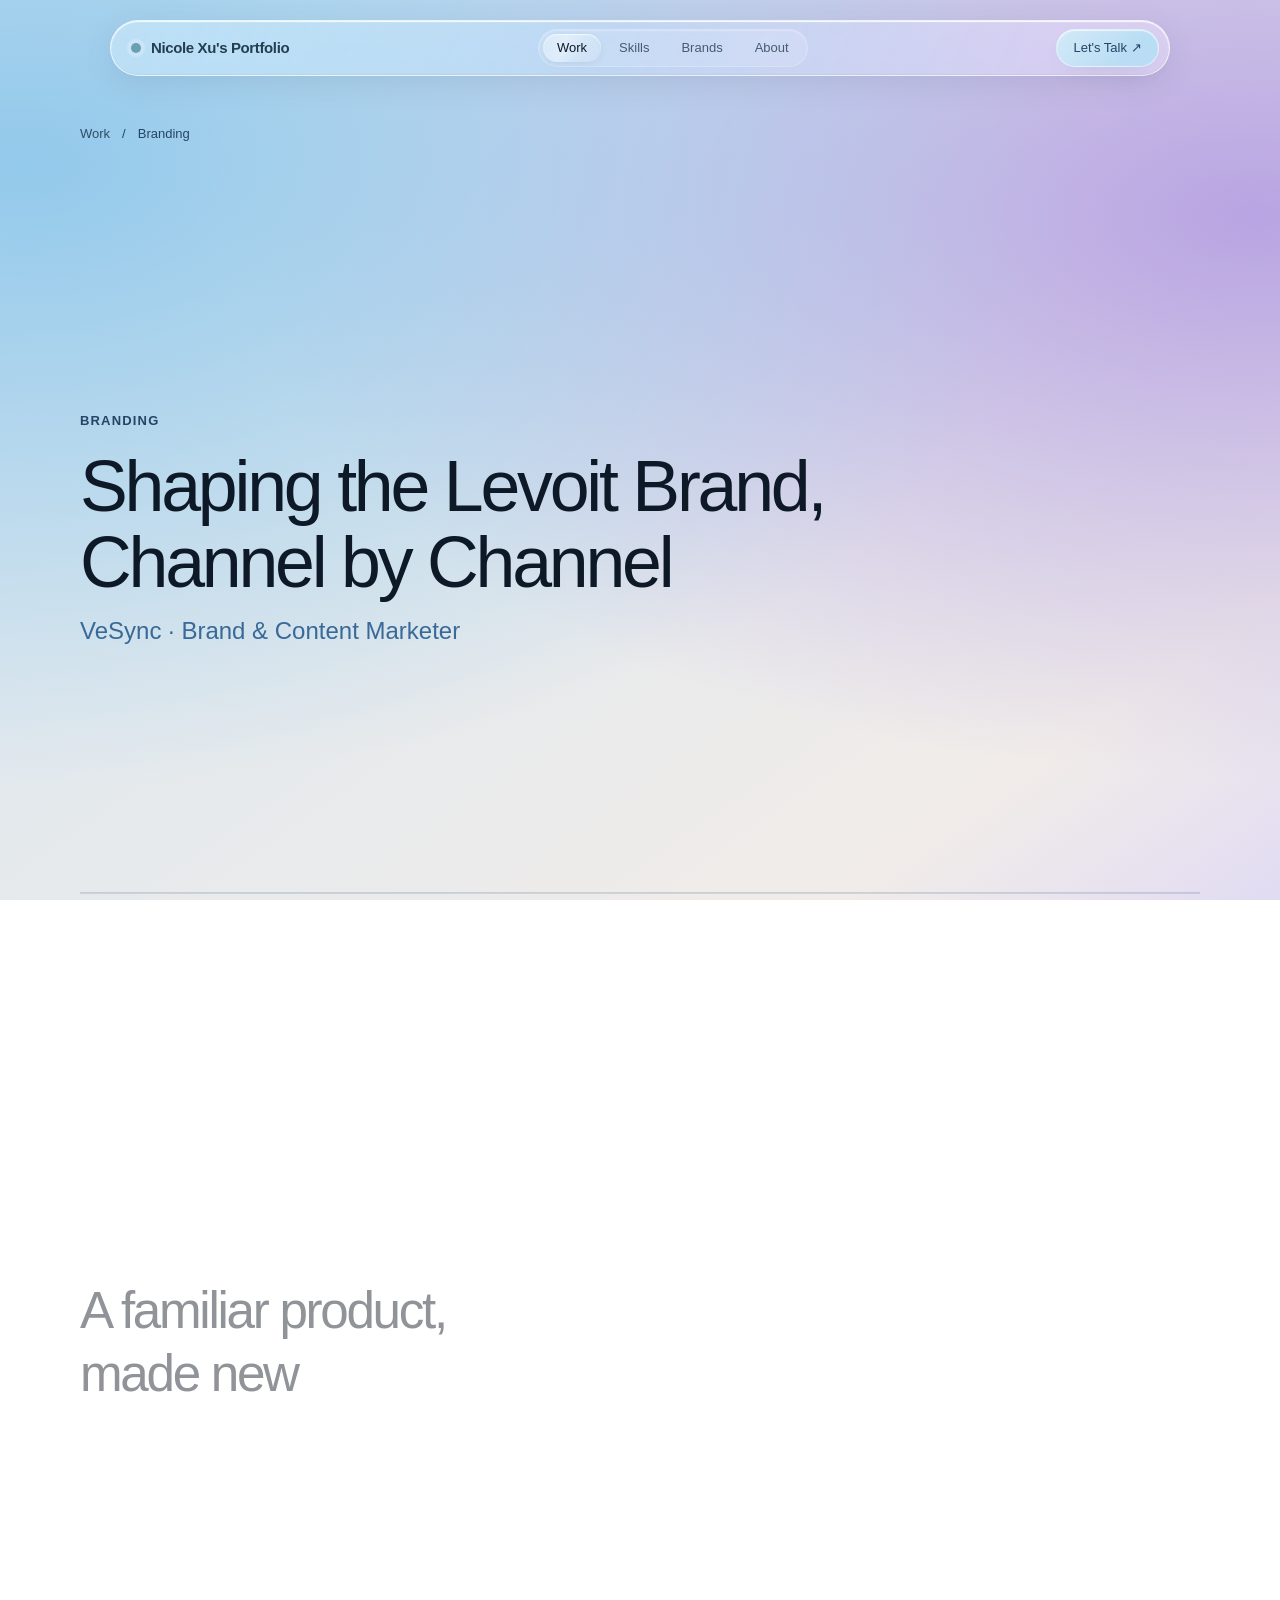
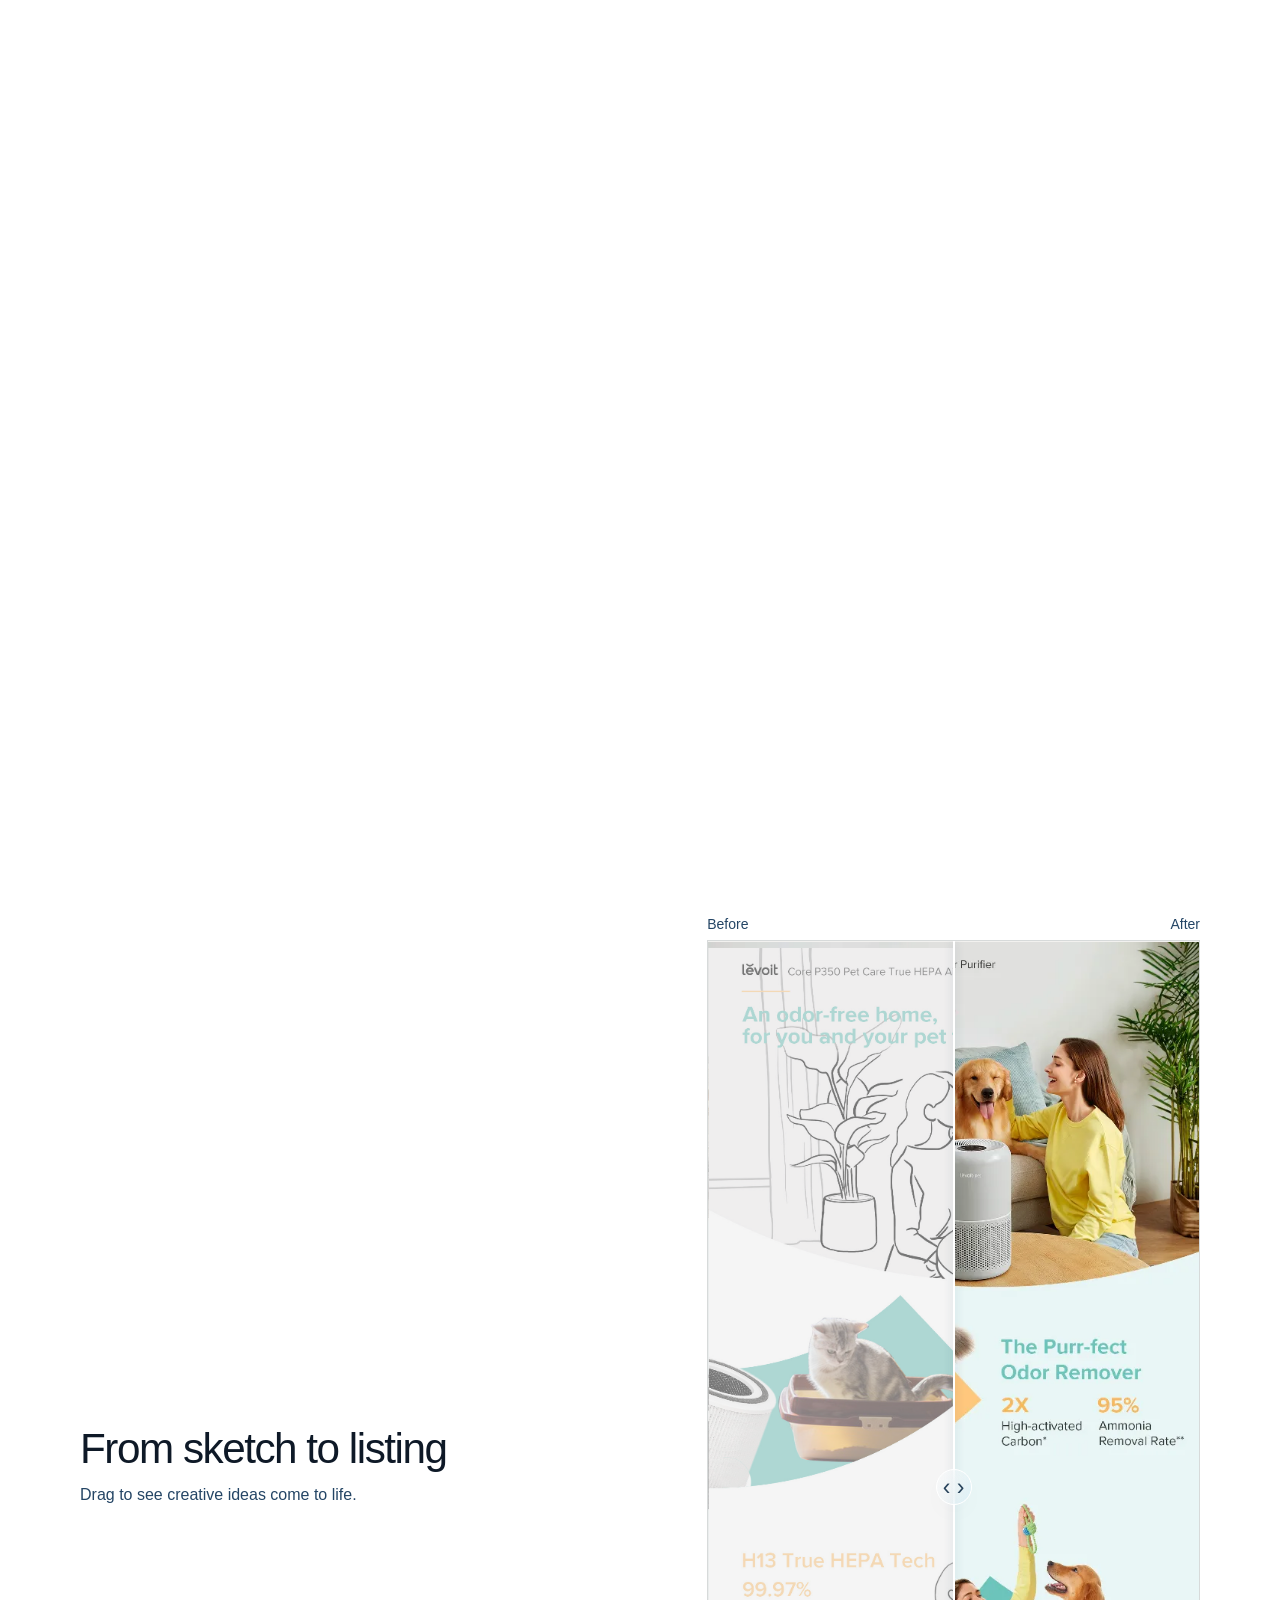
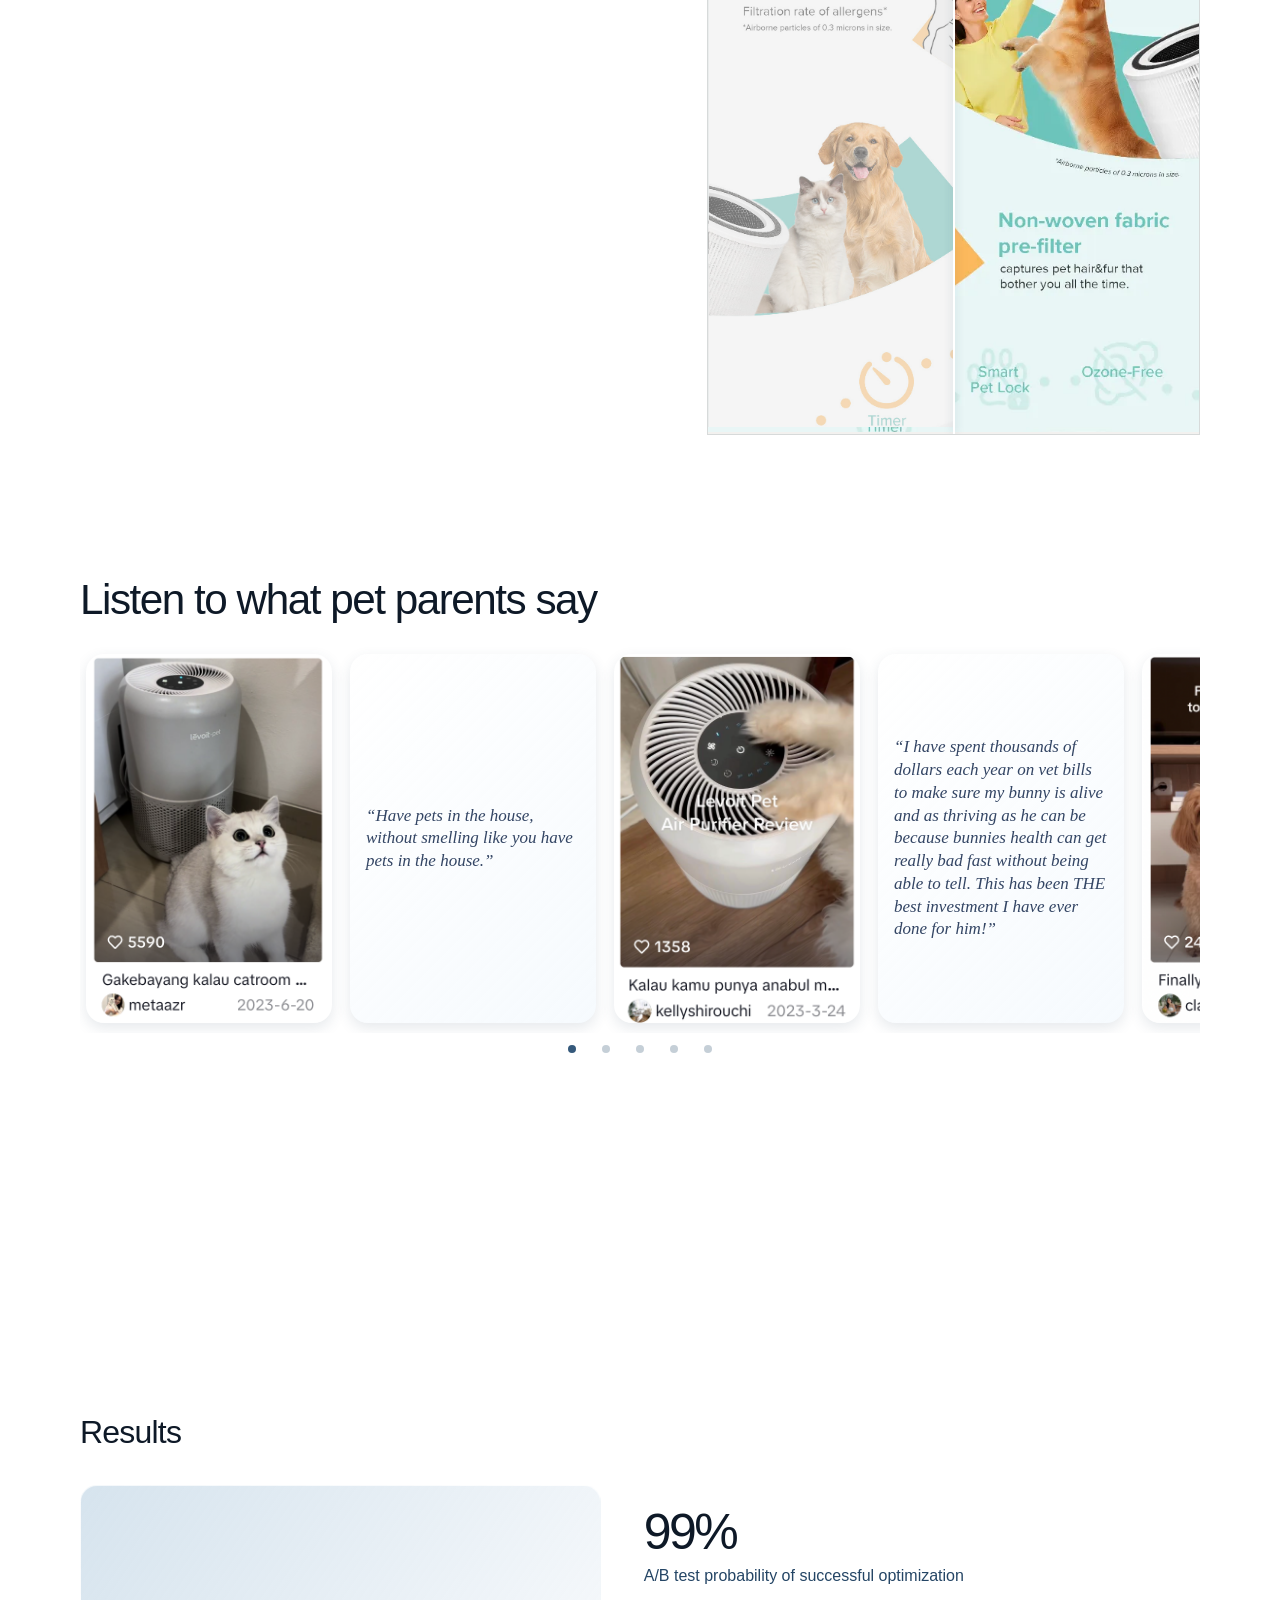
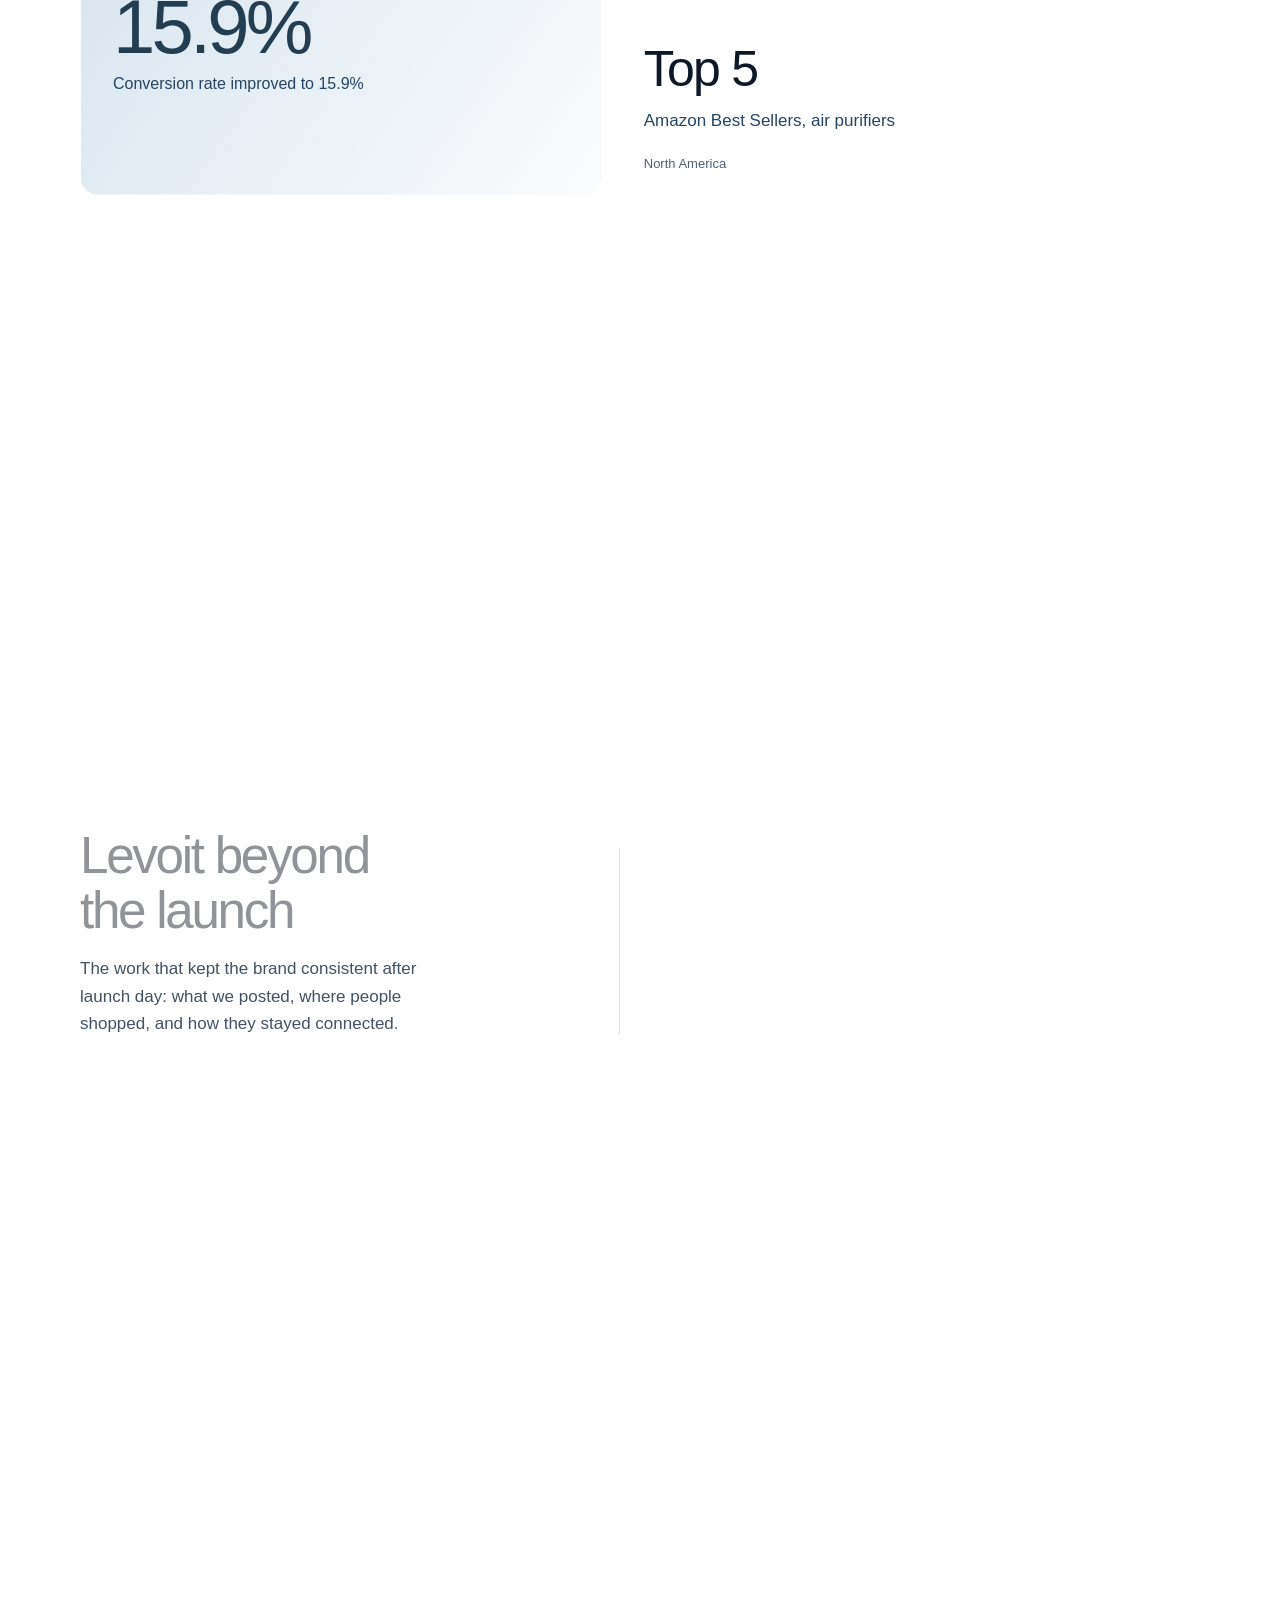
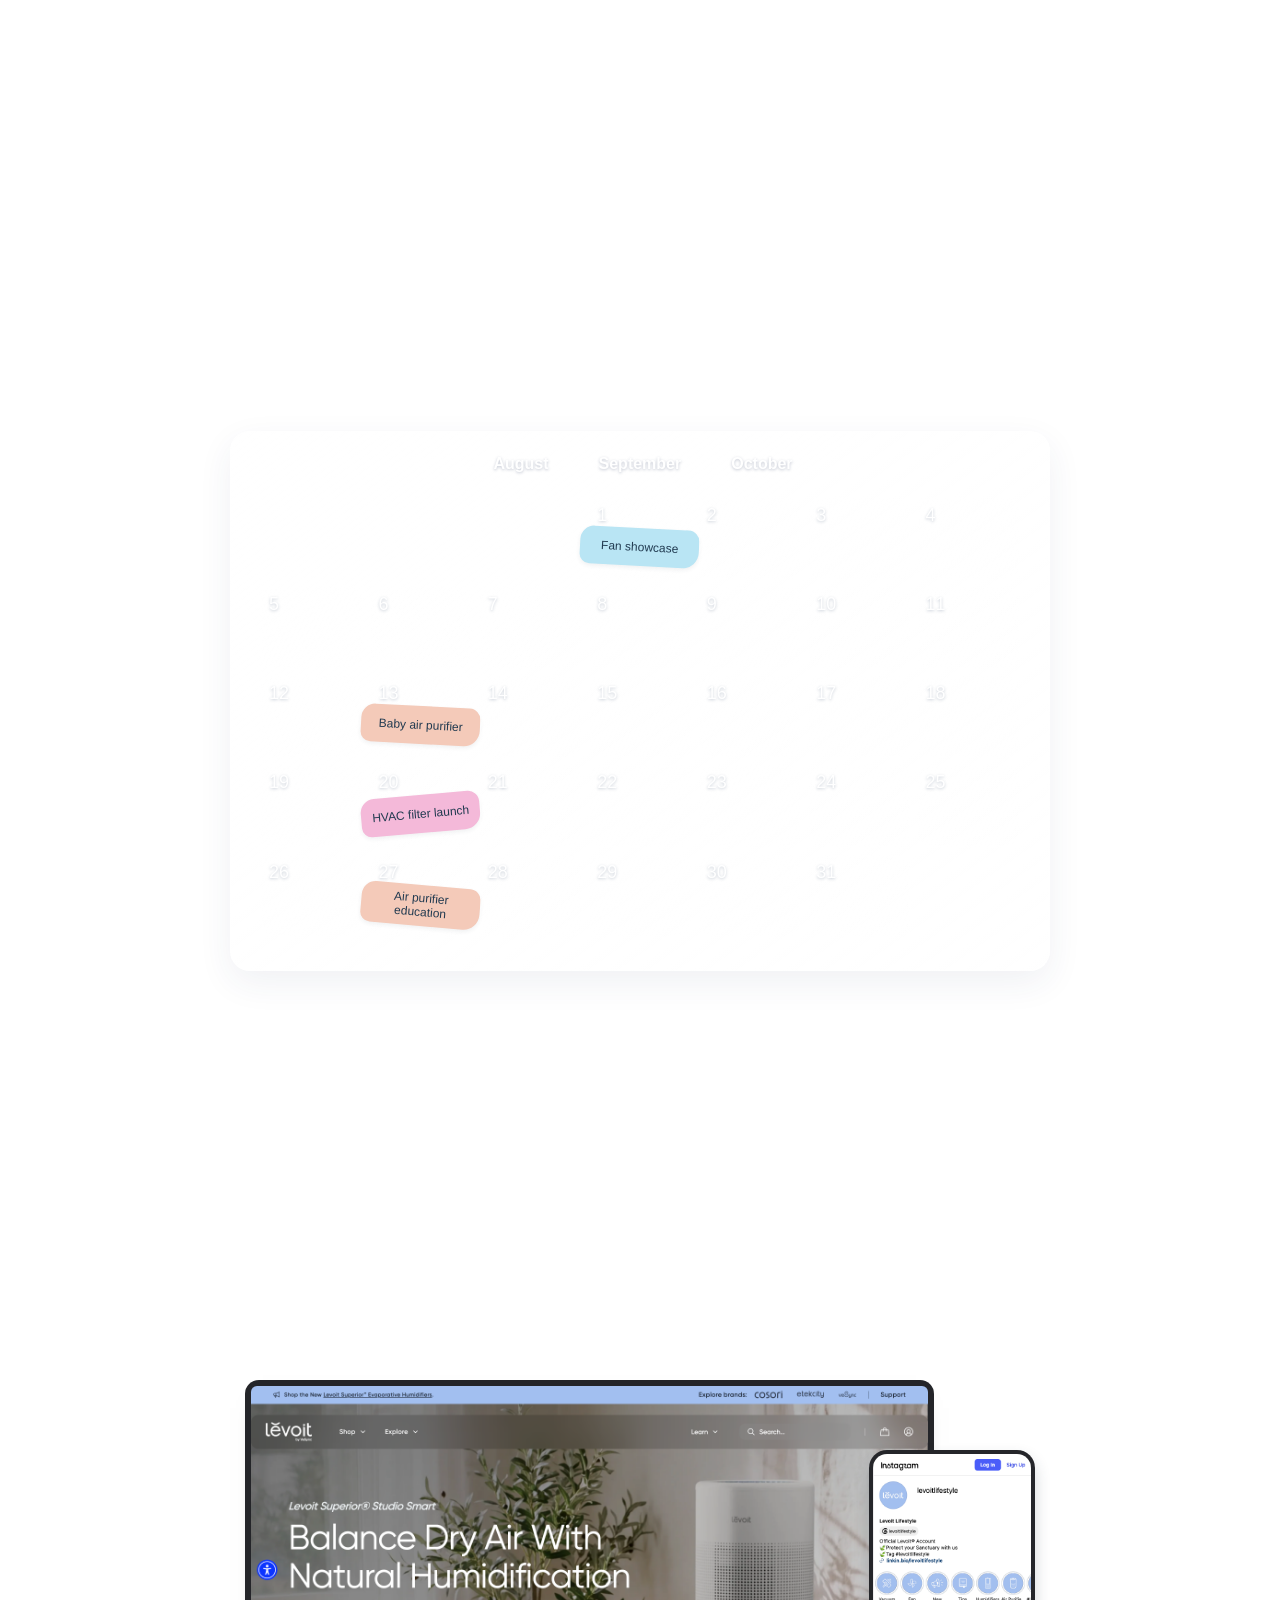
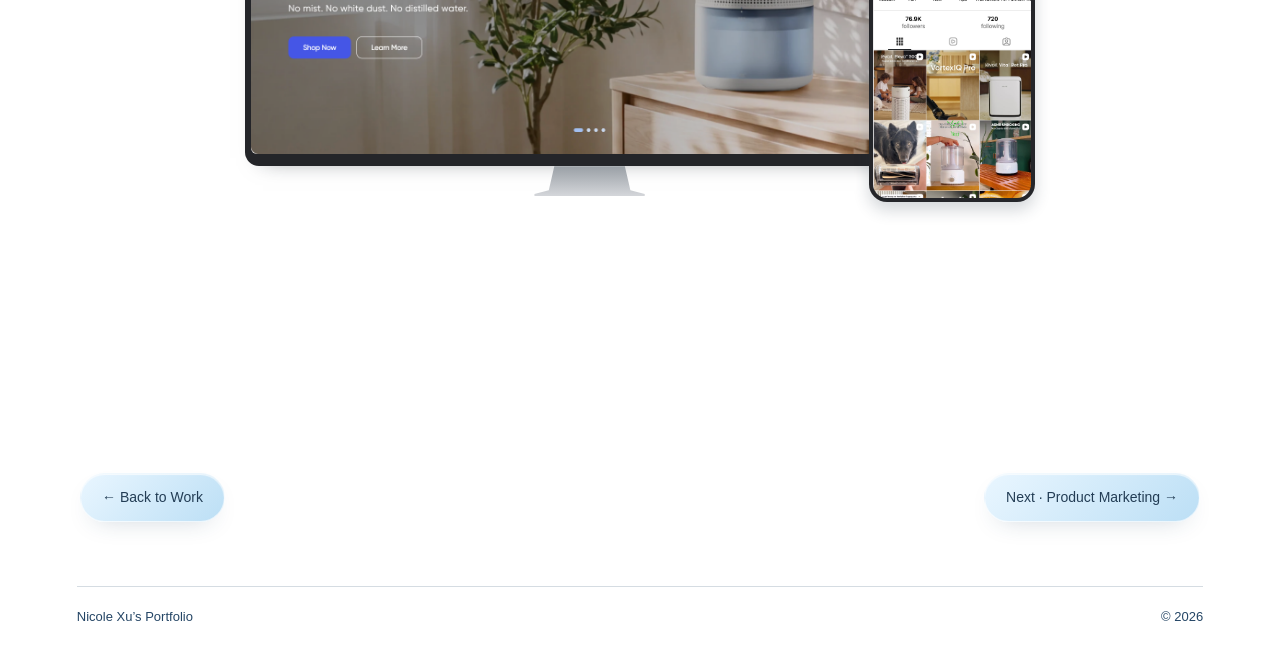
<file: public/branding.html>
<!doctype html>
<html lang="en"><head><meta charset="UTF-8"><meta name="viewport" content="width=device-width,initial-scale=1"><title>Shaping the Levoit Brand, Channel by Channel — Nicole Xu</title>
<link rel="stylesheet" href="./styles.css?v=system-font-2"><link rel="stylesheet" href="./polish.css?v=liquid-about-2"><link rel="stylesheet" href="./work-case.css?v=3"><link rel="stylesheet" href="./branding.css?v=0b7d601890"><script type="module" src="./branding.js?v=a9604a199d"></script><link rel="stylesheet" href="./case-shell.css?v=056374e592">
<link rel="stylesheet" href="./case-reading.css?v=1"><script type="module" src="./case-reading.js?v=1"></script></head>
<body class="case-page branding-page"><a class="case-skip" href="#brand-main">Skip to case</a>
<header class="site-header"><nav class="navigation" aria-label="Main navigation">
<a class="identity" href="./" aria-label="Portfolio home"><span class="identity-dot" aria-hidden="true"></span><span>Nicole Xu's Portfolio</span></a>
<div class="navigation-segments" id="case-navigation"></div>
<a class="contact" href="./#contact">Let's Talk <span aria-hidden="true">↗</span></a>
</nav></header>
<main class="case-main" id="brand-main">
<nav class="case-path" aria-label="Breadcrumb"><a href="./#work-preview">Work</a><span aria-hidden="true">/</span><span>Branding</span></nav>
<section class="case-hero brand-hero"><p class="case-domain">BRANDING</p><h1>Shaping the Levoit Brand, Channel by Channel</h1><p class="case-intro">VeSync · Brand &amp; Content Marketer</p></section>
<section class="project">
<section data-reading-panel class="approach" id="strategy"><div><h2 data-reading-title>A familiar product, made new</h2><p data-reading-body class="brand-block-intro">The Pet Air Purifier was losing sales to dated positioning. As the main marketer, I reshaped who we spoke to, how it looked, and how it sounded.</p></div>
<dl data-reading-body class="strategy-detail"><div><dt>Audience research</dt><dd>Started with the people: young pet owners, how they shop, and the path from first look to purchase.</dd></div>
<div><dt>Creative direction</dt><dd>Worked with design on a new palette, packaging, and imagery, so a familiar product looked new. Key stakeholders approved the direction.</dd></div>
<div><dt>Creator content</dt><dd>Gave creators a pet-first direction, so the purifier showed up in real life with a pet. TikTok campaigns in North America and Asia sent more traffic to the product’s landing page.</dd></div>
<div><dt>Copywriting</dt><dd>Wrote much of the copy, using wordplay to give an air purifier some personality.</dd></div></dl></section>
  <section class="listing" id="listing">
    <div class="listing-intro"><h3>From sketch to listing</h3><p>Drag to see creative ideas come to life.</p></div>
    <div class="compare-shell"><div class="compare-labels"><span>Before</span><span>After</span></div>
<div class="comparison-view" style="--split:50%"><img src="./assets/branding/after.png" alt="Complete finished Levoit listing" draggable="false"><img class="comparison-before" src="./assets/branding/before.png" alt="Complete Levoit listing sketch" draggable="false"><div class="comparison-divider" aria-hidden="true"><span>‹ ›</span></div>
<input class="comparison-range" type="range" min="0" max="100" value="50" aria-label="Before artwork visible percentage"></div></div>
  </section>
  <div class="proof"><h3>Listen to what pet parents say</h3><div class="posts" id="review-cards" role="region" aria-label="Campaign photos and pet parent reviews"><figure><img loading="lazy" src="./assets/branding/social-1.png" alt="Pet purifier social post with 5,590 likes"></figure><blockquote class="bubble incoming">“Have pets in the house, without smelling like you have pets in the house.”</blockquote><figure><img loading="lazy" src="./assets/branding/social-2.png" alt="Pet purifier social post with 1,358 likes"></figure><blockquote class="bubble outgoing">“I have spent thousands of dollars each year on vet bills to make sure my bunny is alive and as thriving as he can be because bunnies health can get really bad fast without being able to tell. This has been THE best investment I have ever done for him!”</blockquote><figure><img loading="lazy" src="./assets/branding/social-3.png" alt="Pet purifier social post with 245 likes"></figure></div><div class="review-dots" role="group" aria-label="Choose a pet parent card"></div></div><div class="brand-results-screen"><h2>Results</h2><dl class="results"><div><dt>Conversion rate improved to 15.9%</dt><dd>15.9%</dd></div><div><dt>A/B test probability of successful optimization</dt><dd>99%</dd></div><div class="amazon-rank"><dt>Amazon Best Sellers, air purifiers<small>North America</small></dt><dd>Top 5</dd></div></dl>
</div></section>
<div class="launch-reading"><section class="always" id="levoit-always-on"><div><h2>Levoit beyond the launch</h2><p class="brand-block-intro">The work that kept the brand consistent after launch day: what we posted, where people shopped, and how they stayed connected.</p></div>
<dl class="strategy-detail"><div><dt>Social calendar</dt><dd>A full-year plan of sales moments, holiday and education posts, giveaways, and behind-the-scenes, mixed 50% informative, 30% promotional, and 20% entertaining. It helped followers understand the brand, not just the products, and made it feel local in each market.</dd></div>
<div><dt>European website</dt><dd>Led the Shopify build with the operations and creative teams and set the product-line hierarchy. Hotjar showed where visitors clicked and dropped off, so the site kept improving, and European shoppers got one clear, on-brand home for the line.</dd></div>
<div><dt>Instagram</dt><dd>Planned Levoit product stories and educational content in the social calendar.</dd></div>
<div><dt>Amazon Brand Store</dt><dd>Kept the Amazon Brand Store and listings consistent with social and the website, so shoppers met the same brand wherever they found it.</dd></div>
<div><dt>Subscription and community</dt><dd>Proposed an air purifier and filter subscription bundle plus a brand community channel, and designed the requirements; the North America team executed. The aim was to turn one-time buyers into repeat customers who stay connected to the brand.</dd></div></dl></section>
</div>
<section class="calendar-screen" aria-label="Levoit publishing schedule"><section id="content-calendar" class="calendar" aria-label="Levoit content calendar">
<header><div class="month-switch" role="group" aria-label="Calendar month"></div></header>
<div class="cal-body"><div><span id="month" class="calendar-sr" aria-live="polite"></span><div class="calendar-scroll" tabindex="0" role="region" aria-label="Monthly schedule"><div id="grid" class="days"></div></div></div><div id="selection" role="tooltip" hidden></div></div></section>
</section>

<section class="device-outro" aria-label="Levoit website and Instagram"><figure class="device-pair"><div class="monitor"><img loading="lazy" src="./assets/branding/website.png" alt="Levoit website featuring the Superior Studio Smart humidifier"></div>
<div class="phone"><img loading="lazy" src="./assets/branding/instagram.png" alt="Levoit Lifestyle Instagram profile and posts"></div></figure></section>
<nav class="case-footer" aria-label="Case navigation"><a class="case-link" href="./#work-preview">← Back to Work</a><a class="case-link" href="./product-marketing.html?v=nov14-cases">Next · Product Marketing →</a></nav></main><footer class="portfolio-footer">
  <span>Nicole Xu’s Portfolio</span>
  <span class="portfolio-year">© 2026</span>
</footer>
</body></html>
</file>
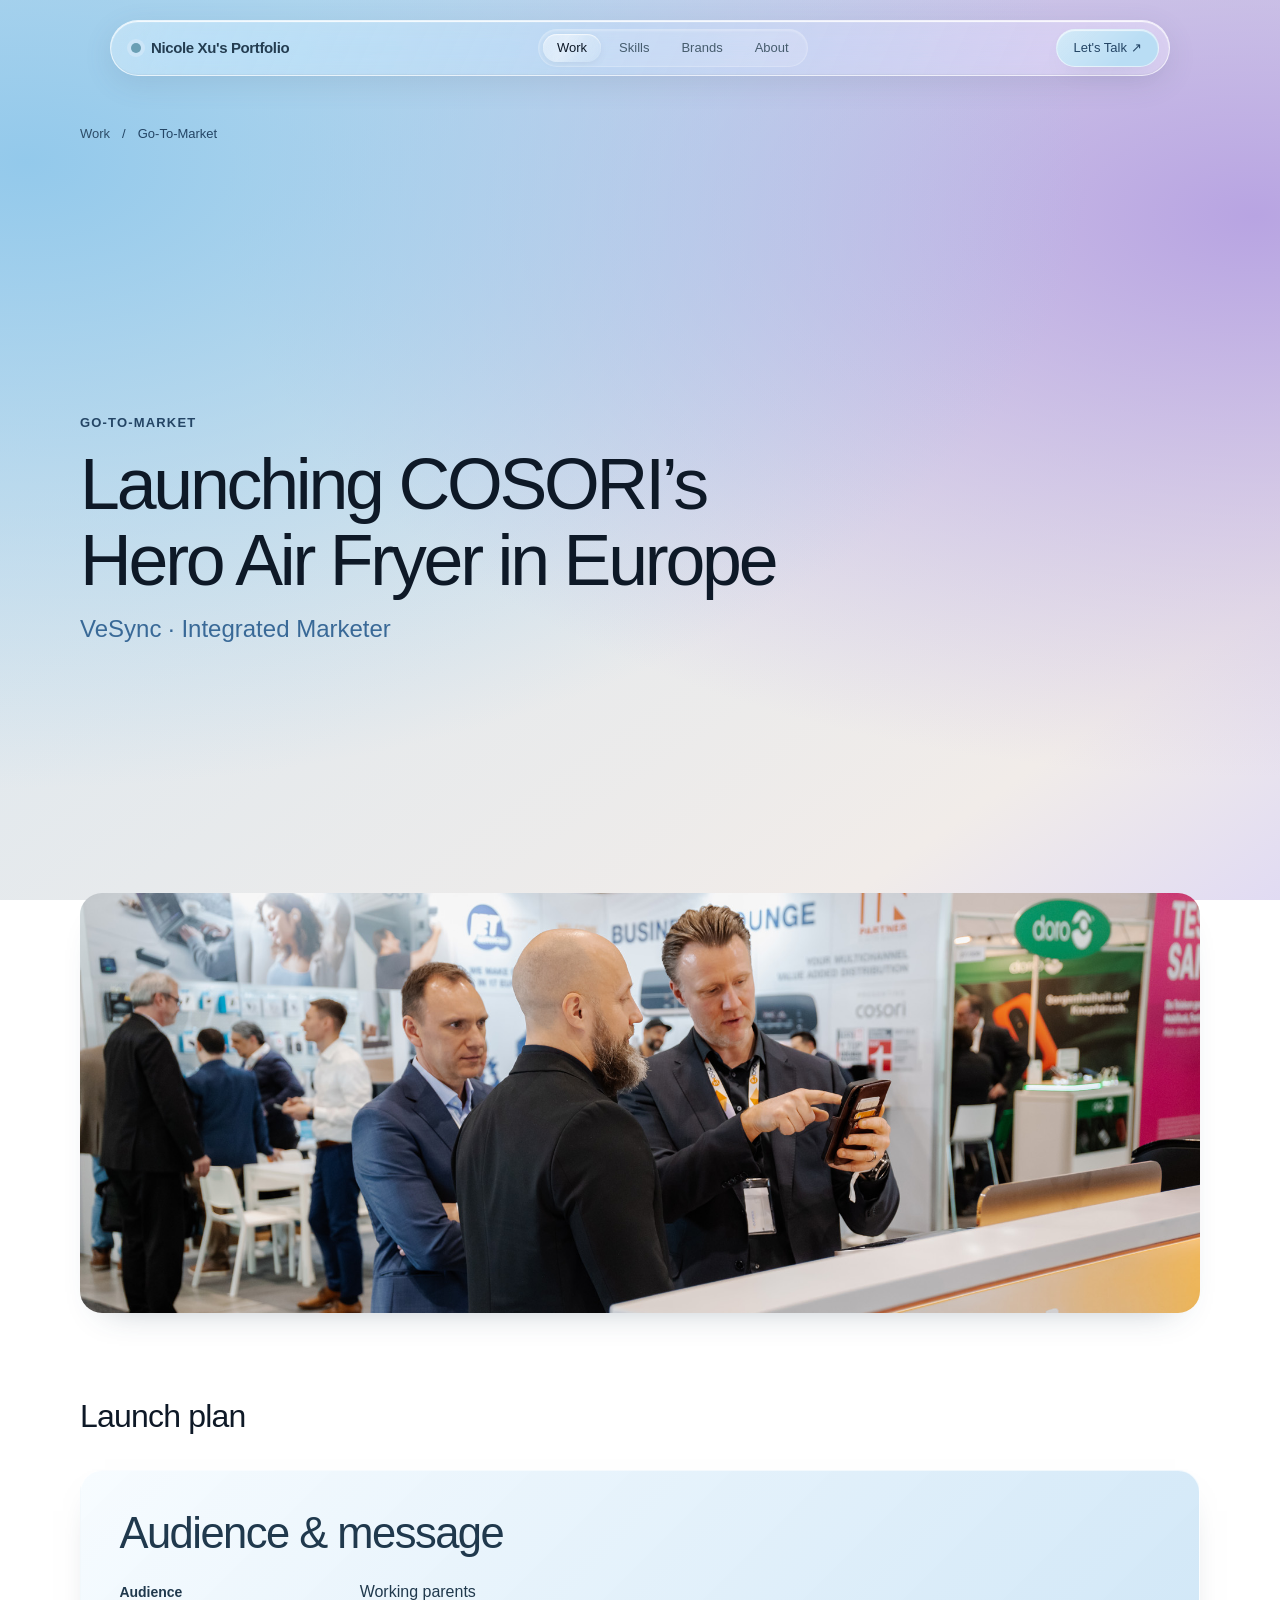
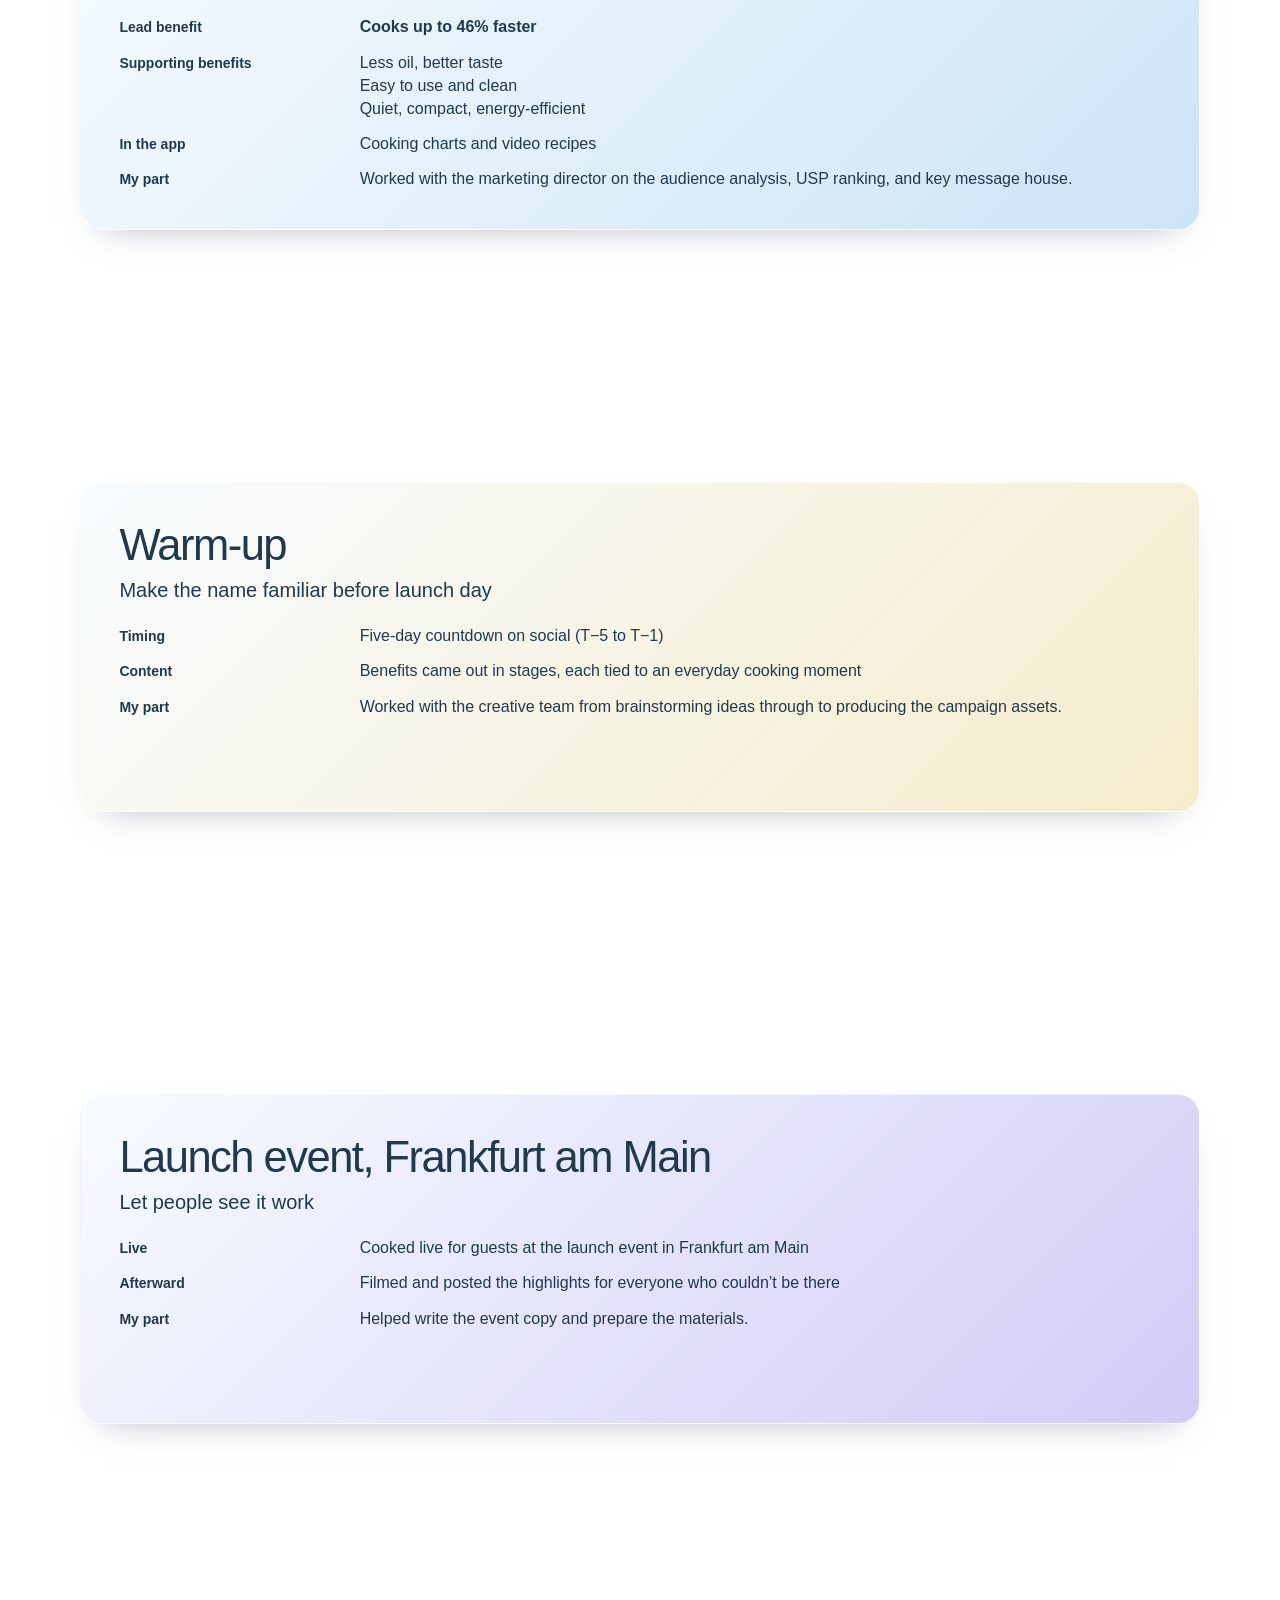
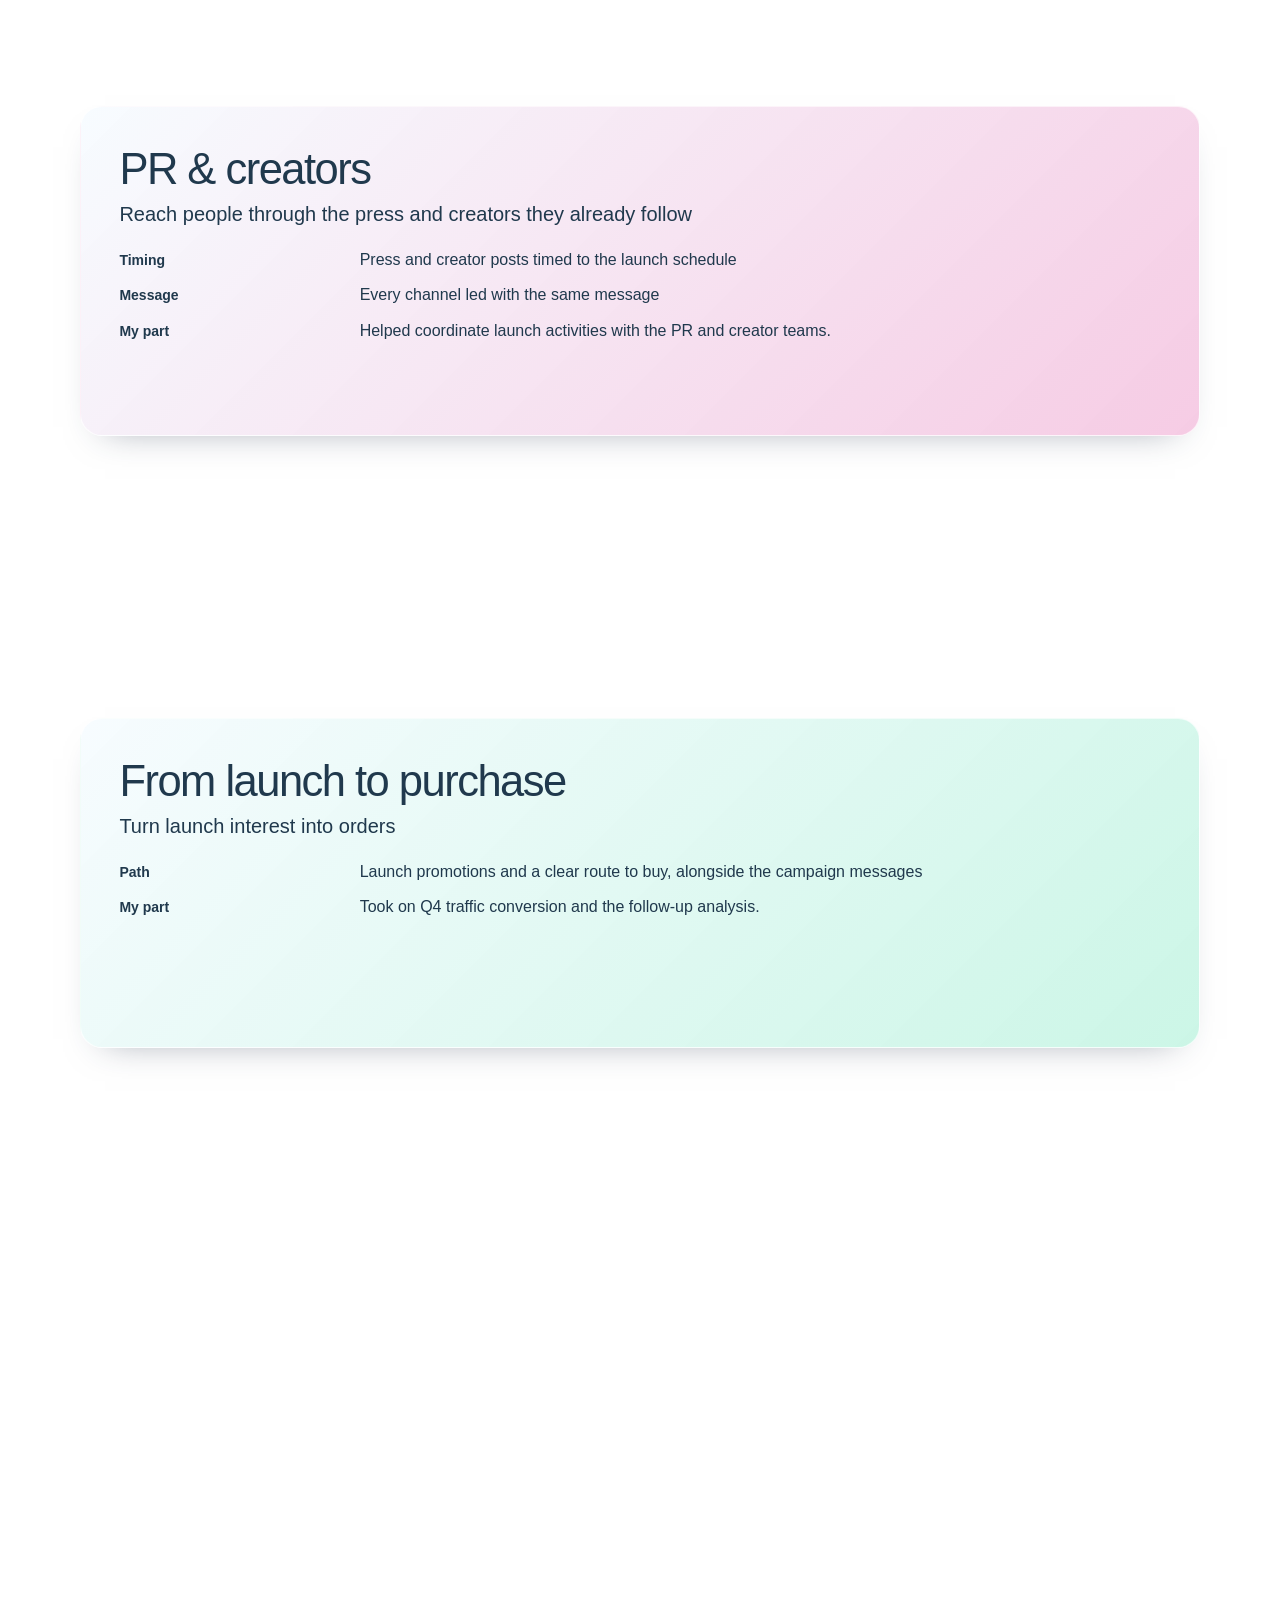
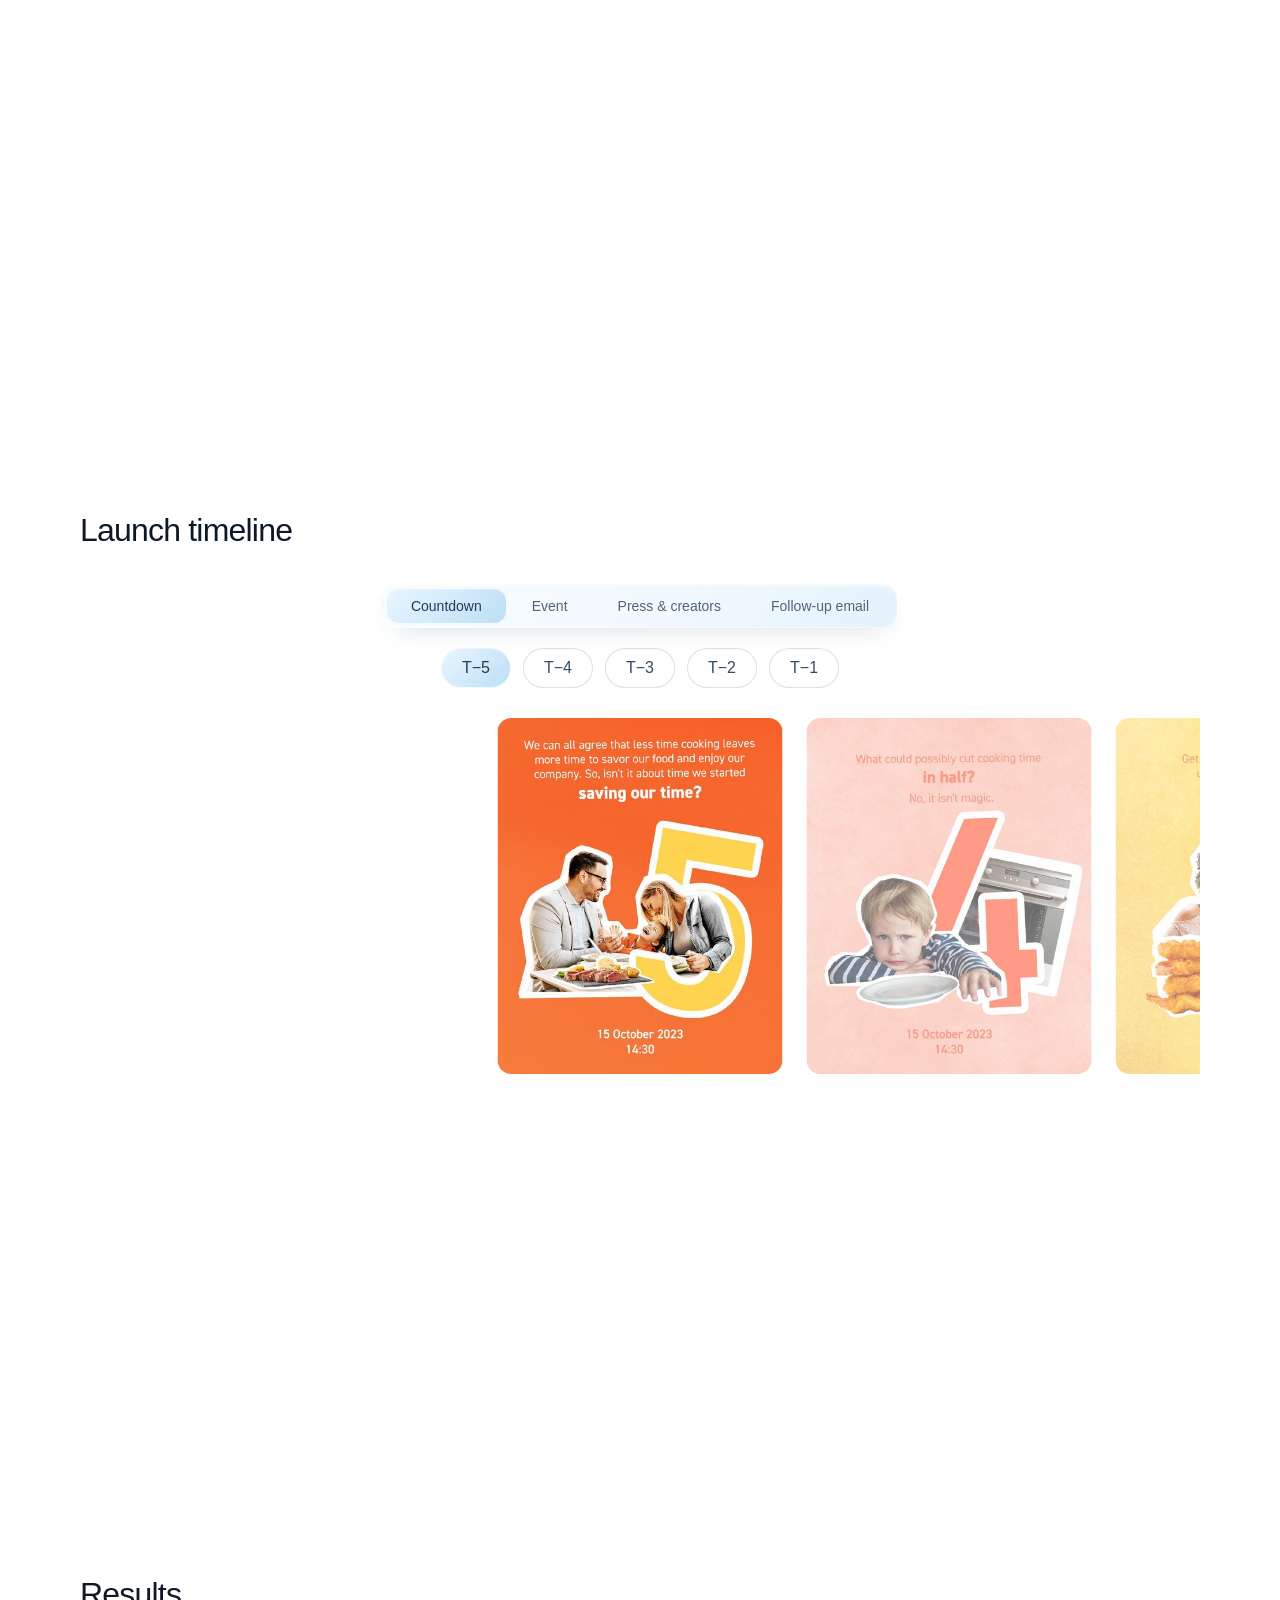
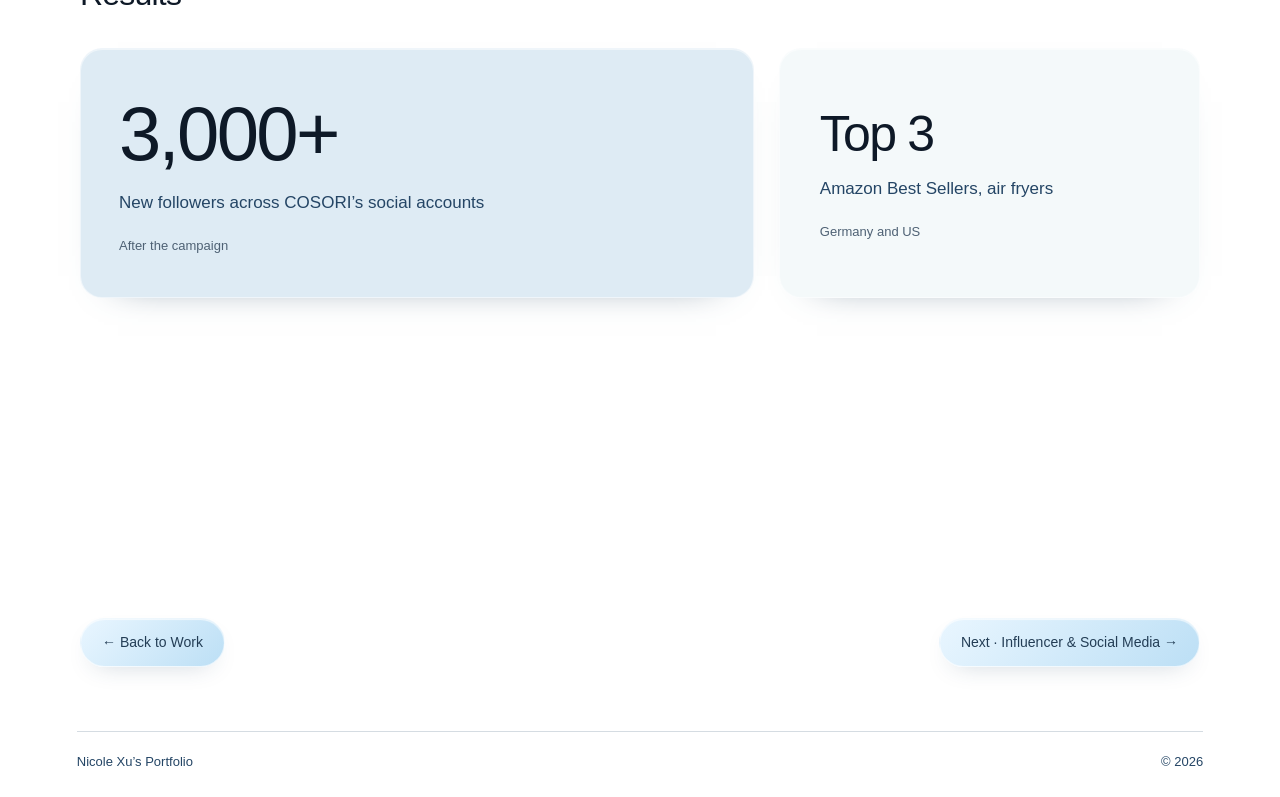
<file: public/gtm-cosori.html>
<!doctype html>
<html lang="en"><head><meta charset="UTF-8"><meta name="viewport" content="width=device-width,initial-scale=1"><title>Launching COSORI’s Hero Air Fryer in Europe — Nicole Xu</title>
<link rel="stylesheet" href="./styles.css?v=system-font-2"><link rel="stylesheet" href="./polish.css?v=liquid-about-2"><link rel="stylesheet" href="./work-case.css?v=3"><link rel="stylesheet" href="./gtm-cosori.css?v=cfc6946491"><script type="module" src="./gtm-cosori.js?v=31835fd238"></script><link rel="stylesheet" href="./case-shell.css?v=056374e592">
</head>
<body class="case-page gtm-page"><a class="case-skip" href="#gtm-main">Skip to case</a>
<header class="site-header"><nav class="navigation" aria-label="Main navigation">
<a class="identity" href="./" aria-label="Portfolio home"><span class="identity-dot" aria-hidden="true"></span><span>Nicole Xu's Portfolio</span></a>
<div class="navigation-segments" id="case-navigation"></div>
<a class="contact" href="./#contact">Let's Talk <span aria-hidden="true">↗</span></a>
</nav></header>
<main class="case-main" id="gtm-main">
<nav class="case-path" aria-label="Breadcrumb"><a href="./#work-preview">Work</a><span aria-hidden="true">/</span><span>Go-To-Market</span></nav>
<section class="case-hero gtm-hero"><p class="case-domain">GO-TO-MARKET</p><h1>Launching COSORI’s Hero Air Fryer in Europe</h1><p class="case-intro">VeSync · Integrated Marketer</p></section>
<figure class="gtm-hero-photo"><div class="gtm-hero-image"><img src="./assets/gtm-cosori/Koop2025_Inpartner_5.jpg" alt="Visitors speaking at the COSORI exhibition stand" fetchpriority="high"></div></figure>
<section class="gtm-section gtm-strategy" aria-labelledby="strategy-title"><h2 id="strategy-title">Launch plan</h2><ol id="gtm-strategy-cards">
<li style="--i:0"><article class="gtm-stack-card"><h3>Audience &amp; message</h3>
<dl><div><dt>Audience</dt><dd>Working parents</dd></div>
<div><dt>Lead benefit</dt><dd>Cooks up to 46% faster</dd></div>
<div><dt>Supporting benefits</dt><dd>Less oil, better taste<br>Easy to use and clean<br>Quiet, compact, energy-efficient</dd></div>
<div><dt>In the app</dt><dd>Cooking charts and video recipes</dd></div>
<div><dt>My part</dt><dd>Worked with the marketing director on the audience analysis, USP ranking, and key message house.</dd></div></dl></article></li>
<li style="--i:1"><article class="gtm-stack-card"><h3>Warm-up</h3><p class="card-subtitle">Make the name familiar before launch day</p>
<dl><div><dt>Timing</dt><dd>Five-day countdown on social (T−5 to T−1)</dd></div>
<div><dt>Content</dt><dd>Benefits came out in stages, each tied to an everyday cooking moment</dd></div>
<div><dt>My part</dt><dd>Worked with the creative team from brainstorming ideas through to producing the campaign assets.</dd></div></dl></article></li>
<li style="--i:2"><article class="gtm-stack-card"><h3>Launch event, Frankfurt am Main</h3><p class="card-subtitle">Let people see it work</p>
<dl><div><dt>Live</dt><dd>Cooked live for guests at the launch event in Frankfurt am Main</dd></div>
<div><dt>Afterward</dt><dd>Filmed and posted the highlights for everyone who couldn’t be there</dd></div>
<div><dt>My part</dt><dd>Helped write the event copy and prepare the materials.</dd></div></dl></article></li>
<li style="--i:3"><article class="gtm-stack-card"><h3>PR &amp; creators</h3><p class="card-subtitle">Reach people through the press and creators they already follow</p>
<dl><div><dt>Timing</dt><dd>Press and creator posts timed to the launch schedule</dd></div>
<div><dt>Message</dt><dd>Every channel led with the same message</dd></div>
<div><dt>My part</dt><dd>Helped coordinate launch activities with the PR and creator teams.</dd></div></dl></article></li>
<li style="--i:4"><article class="gtm-stack-card"><h3>From launch to purchase</h3><p class="card-subtitle">Turn launch interest into orders</p>
<dl><div><dt>Path</dt><dd>Launch promotions and a clear route to buy, alongside the campaign messages</dd></div>
<div><dt>My part</dt><dd>Took on Q4 traffic conversion and the follow-up analysis.</dd></div></dl></article></li>
</ol></section>
<section class="gtm-section gtm-timeline" aria-labelledby="gtm-timeline-title"><h2 id="gtm-timeline-title">Launch timeline</h2>
<div class="gtm-stages" role="tablist" aria-label="Launch stages"></div>
<div class="gtm-panels">
<section id="panel-countdown" role="tabpanel" aria-labelledby="tab-countdown"><div class="gtm-countdown-tabs" role="group" aria-label="Countdown day"></div><div class="gtm-carousel" tabindex="0" aria-label="Countdown cards; use left and right arrows"><div class="gtm-countdown-track"></div></div></section>
<section id="panel-press-creators" role="tabpanel" aria-labelledby="tab-press-creators" hidden><div class="gtm-social-layout"><div class="gtm-feed" aria-label="Six-image campaign feed"></div><div class="gtm-phones"><img src="./assets/gtm-cosori/instagram-profile.webp" alt="Supplied COSORI Instagram profile sample"><img src="./assets/gtm-cosori/instagram-post.webp" alt="Supplied COSORI Instagram post sample"></div></div></section>
<section id="panel-event" role="tabpanel" aria-labelledby="tab-event" hidden><figure class="gtm-launch-photo"><img src="./assets/gtm-cosori/Livecooking_IMG_0514.jpg" alt="A cooking demonstration and conversation at the COSORI counter"><figcaption>COSORI launch event, Frankfurt am Main, October 2023.</figcaption></figure></section>
<section id="panel-follow-up-email" role="tabpanel" aria-labelledby="tab-follow-up-email" hidden>
  <div class="gtm-mail">
    <header><span class="mail-dots" aria-hidden="true"><i></i><i></i><i></i></span><strong>Mail</strong>
      <svg class="mail-tools" aria-hidden="true" viewBox="0 0 108 20" fill="none" stroke="currentColor" stroke-width="1.5" stroke-linejoin="round"><path d="M2 4h18v13H2z M2 4l9 7 9-7 M37 6h16v11H37z M35 3h20v3H35z M42 10h6 M86 13l-6-5 6-5 M81 8h9q9 0 10 9"/></svg>
    </header>
    <div class="gtm-mail-body"><aside aria-label="Message list"><h3>Inbox</h3><div class="gtm-mail-selected"><strong>COSORI Team</strong><span>Thank you for joining us in Frankfurt</span><small>Oct 2023</small></div></aside>
      <article><h3>Thank you for joining us in Frankfurt · Danke, dass Sie in Frankfurt dabei waren</h3><dl><dt>From</dt><dd>COSORI Team</dd><dt>To</dt><dd>Launch event guests · Gäste der Launch-Veranstaltung</dd><dt>Date</dt><dd>October 2023 · Oktober 2023</dd></dl><hr><div lang="en"><p>Hello,</p>
<p>Thank you for joining us in Frankfurt am Main for the European launch of the COSORI air fryer. It was great to have you with us as we cooked live and showed what it can do.</p>
<p>Missed a moment? We’re sharing photos and clips from the event on our social channels.</p>
<p>To keep cooking at home:<br>• Cooking charts and video recipes are in the COSORI app.<br>• The air fryer is available on Amazon.</p>
<p>If you have questions or feedback, just reply to this email. Thank you again for being part of the launch.</p>
<p>Warm regards,<br>The COSORI Team</p></div>
<div lang="de"><p>Guten Tag,</p>
<p>vielen Dank, dass Sie uns in Frankfurt am Main zum Europa-Launch der COSORI Heißluftfritteuse begleitet haben. Es war schön, Sie bei uns zu haben, als wir live gekocht und gezeigt haben, was sie kann.</p>
<p>Etwas verpasst? Fotos und Clips von der Veranstaltung teilen wir auf unseren Social-Media-Kanälen.</p>
<p>So kochen Sie auch zu Hause weiter:<br>• Garzeit-Tabellen und Rezeptvideos finden Sie in der COSORI App.<br>• Die Heißluftfritteuse ist bei Amazon erhältlich.</p>
<p>Bei Fragen oder Feedback antworten Sie einfach auf diese E-Mail. Noch einmal vielen Dank, dass Sie Teil des Launches waren.</p>
<p>Herzliche Grüße<br>Ihr COSORI Team</p></div></article>
    </div>
  </div>
</section>
</div></section>
<section class="gtm-section gtm-outcomes" aria-labelledby="results-title"><h2 id="results-title">Results</h2><div class="gtm-results" id="gtm-results"></div></section>
<nav class="case-footer" aria-label="Case navigation"><a class="case-link" href="./#work-preview">← Back to Work</a><a class="case-link" href="./influencer-social.html?v=nov14-cases">Next · Influencer &amp; Social Media →</a></nav>
</main><footer class="portfolio-footer">
  <span>Nicole Xu’s Portfolio</span>
  <span class="portfolio-year">© 2026</span>
</footer>
</body></html>
</file>
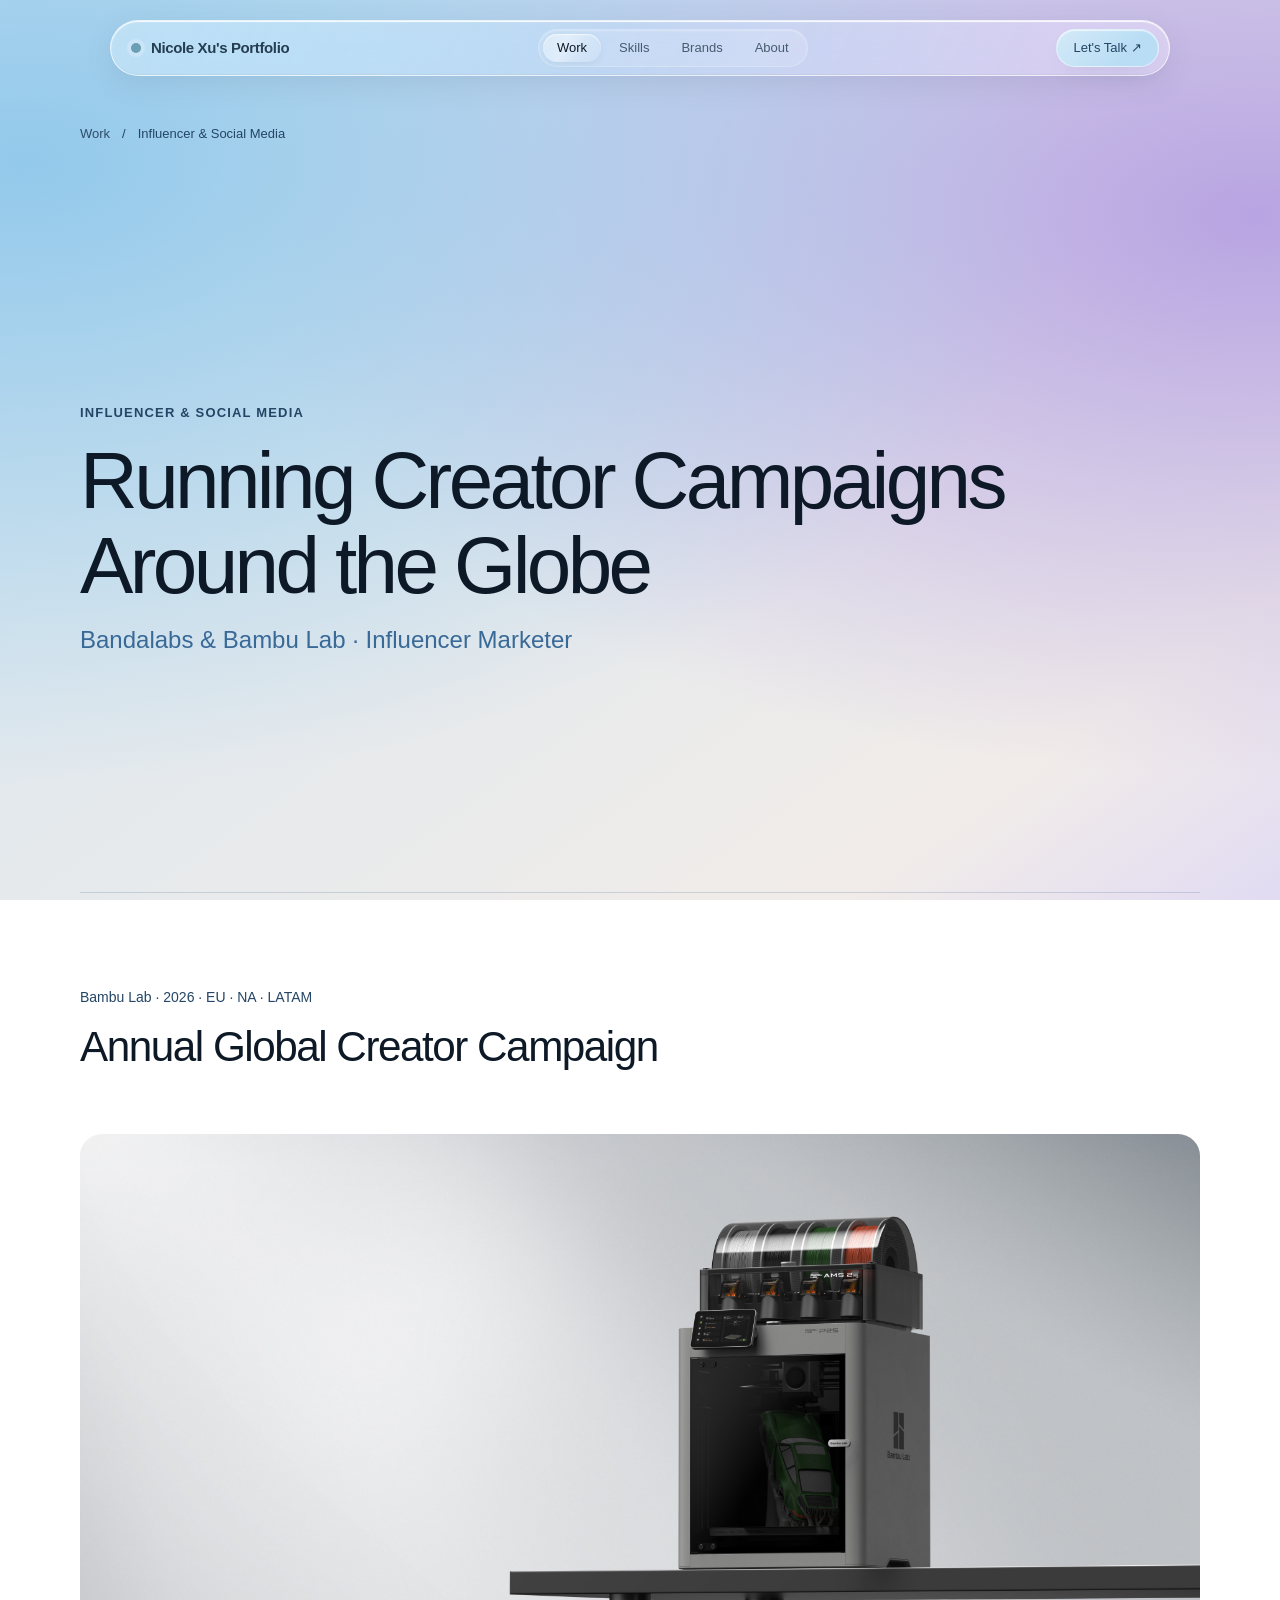
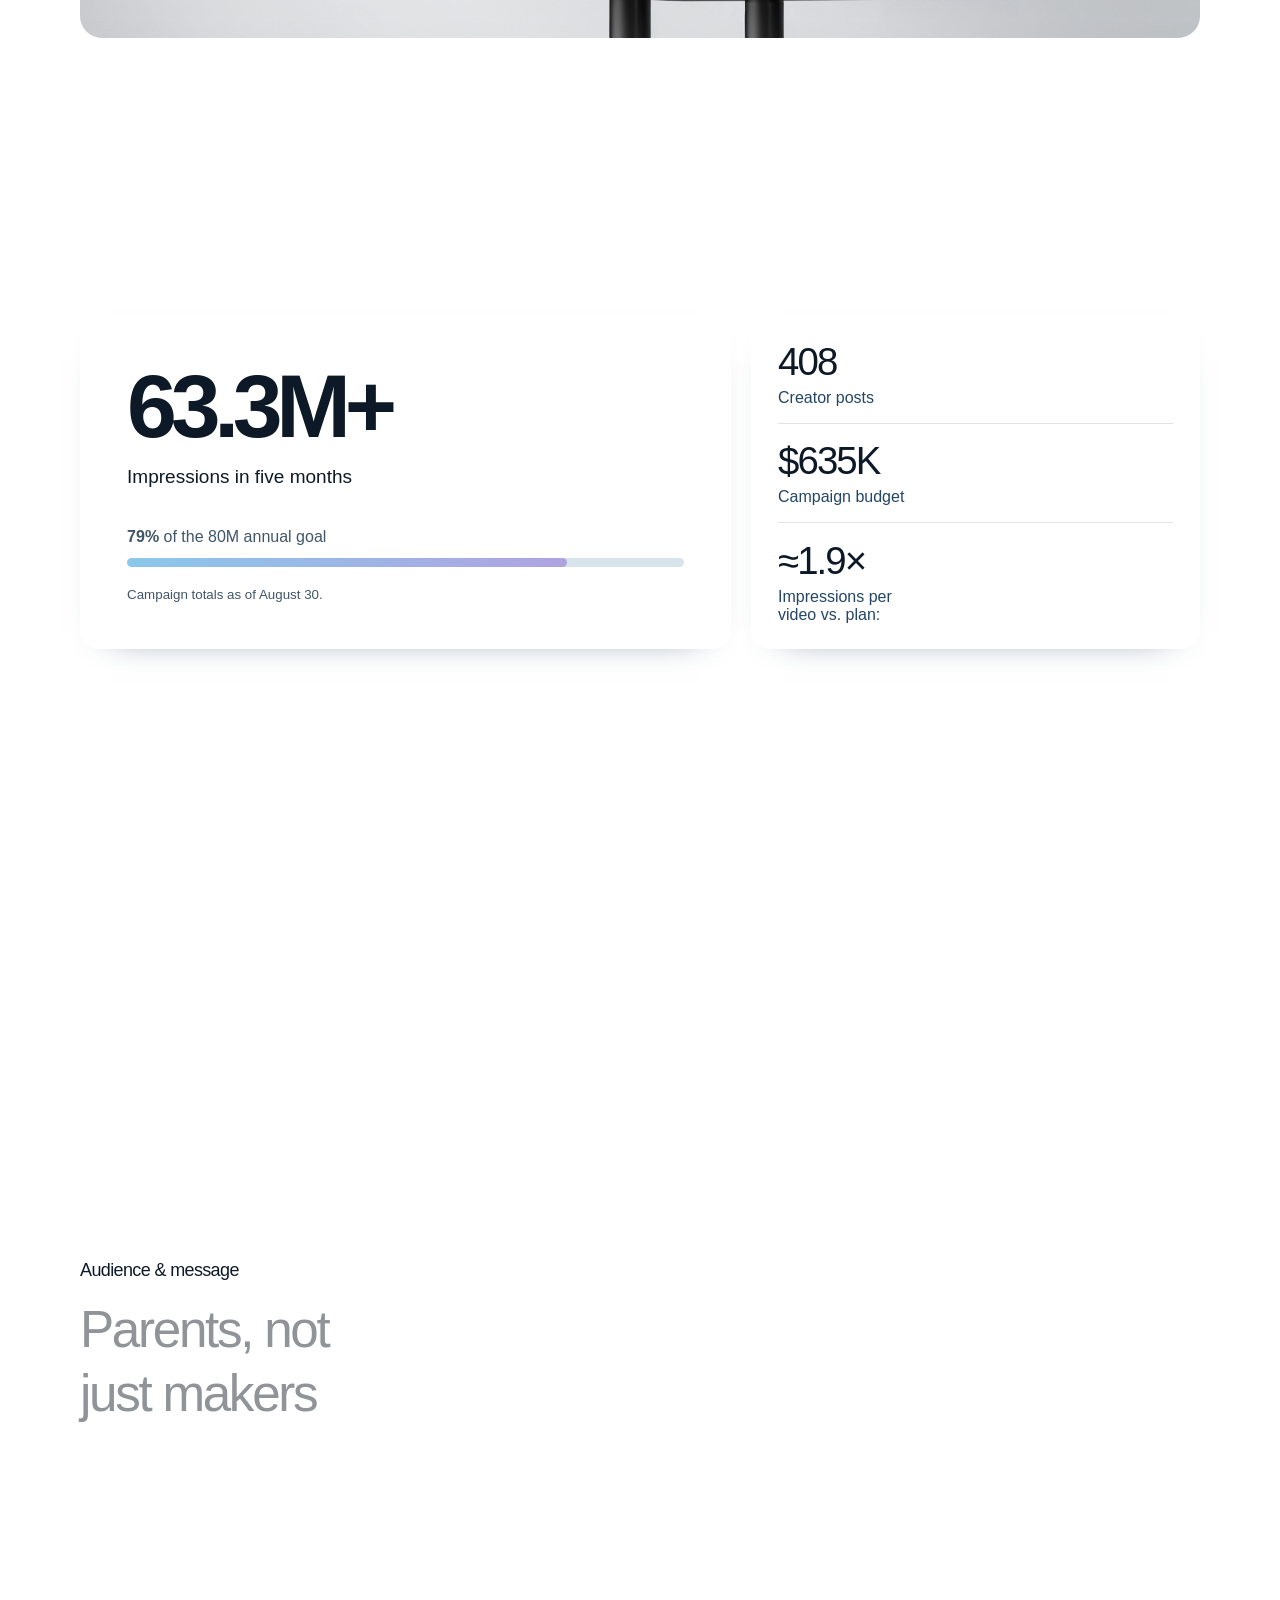
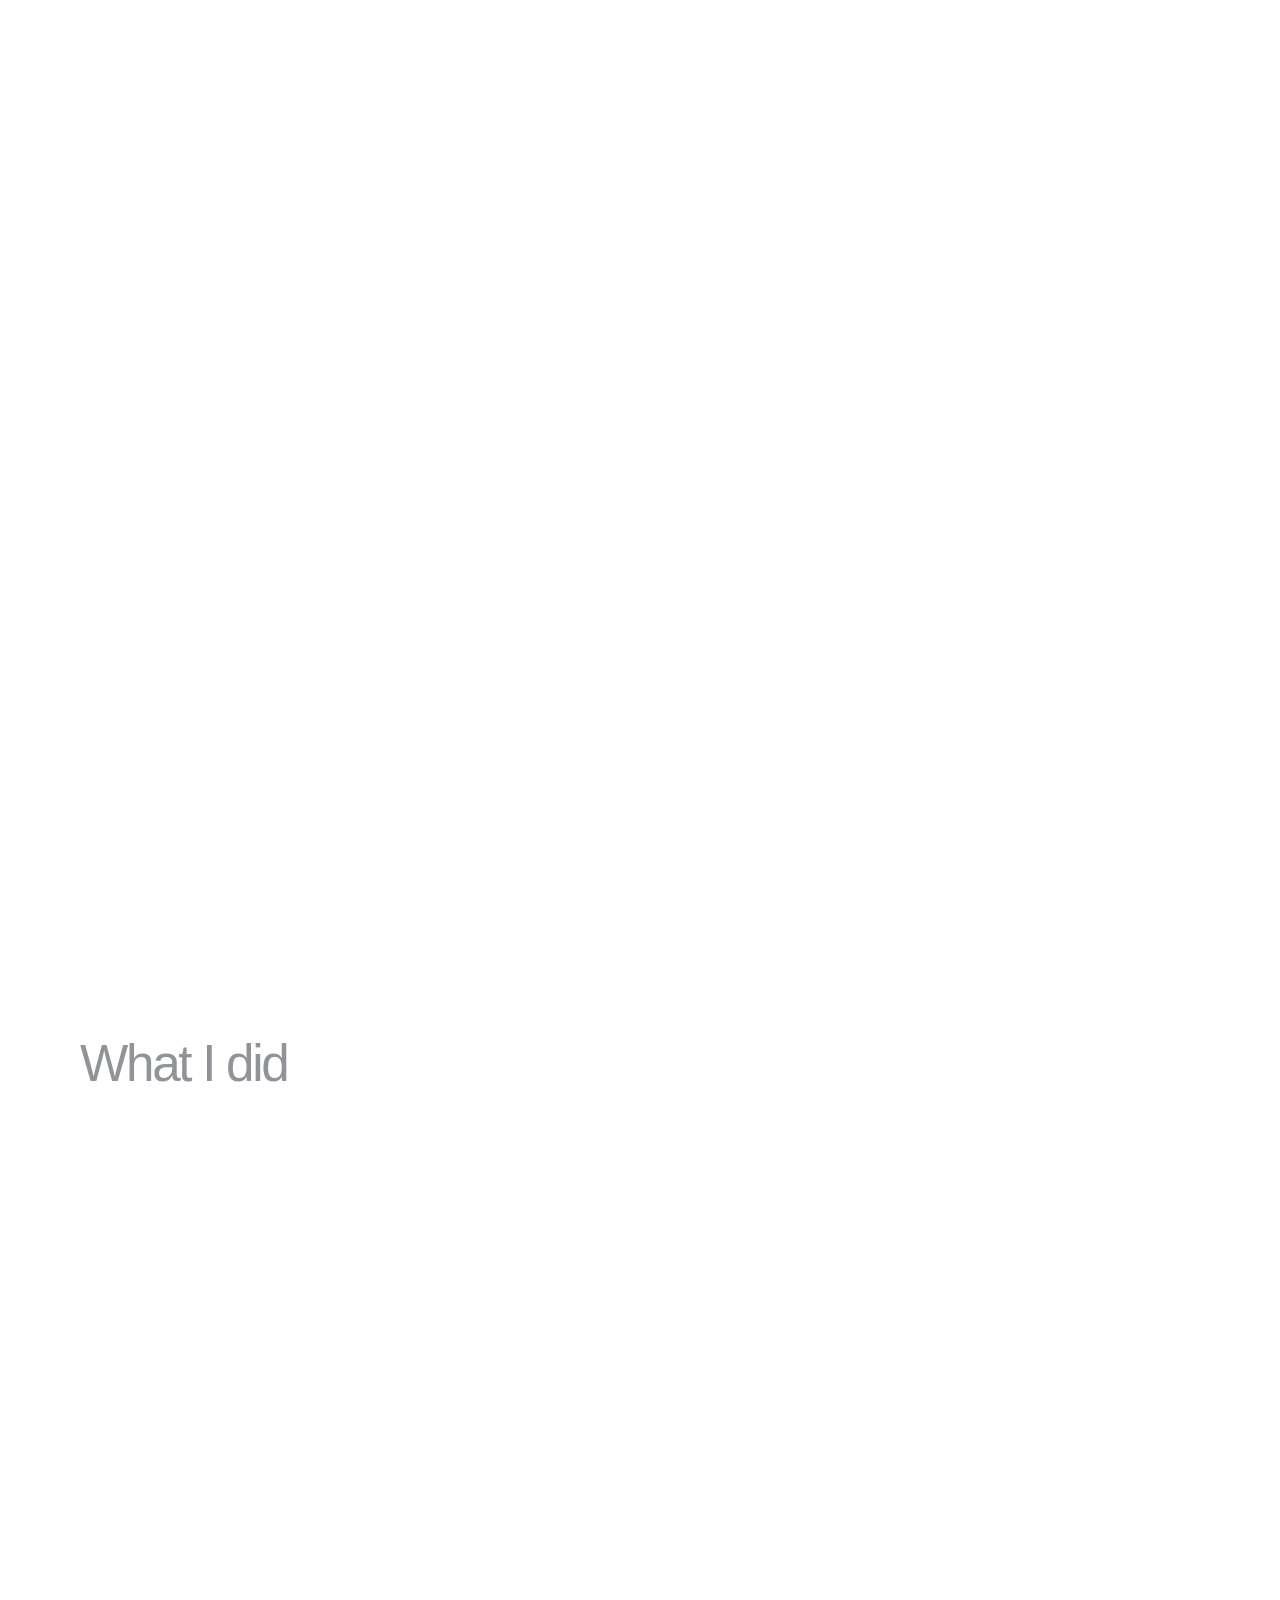
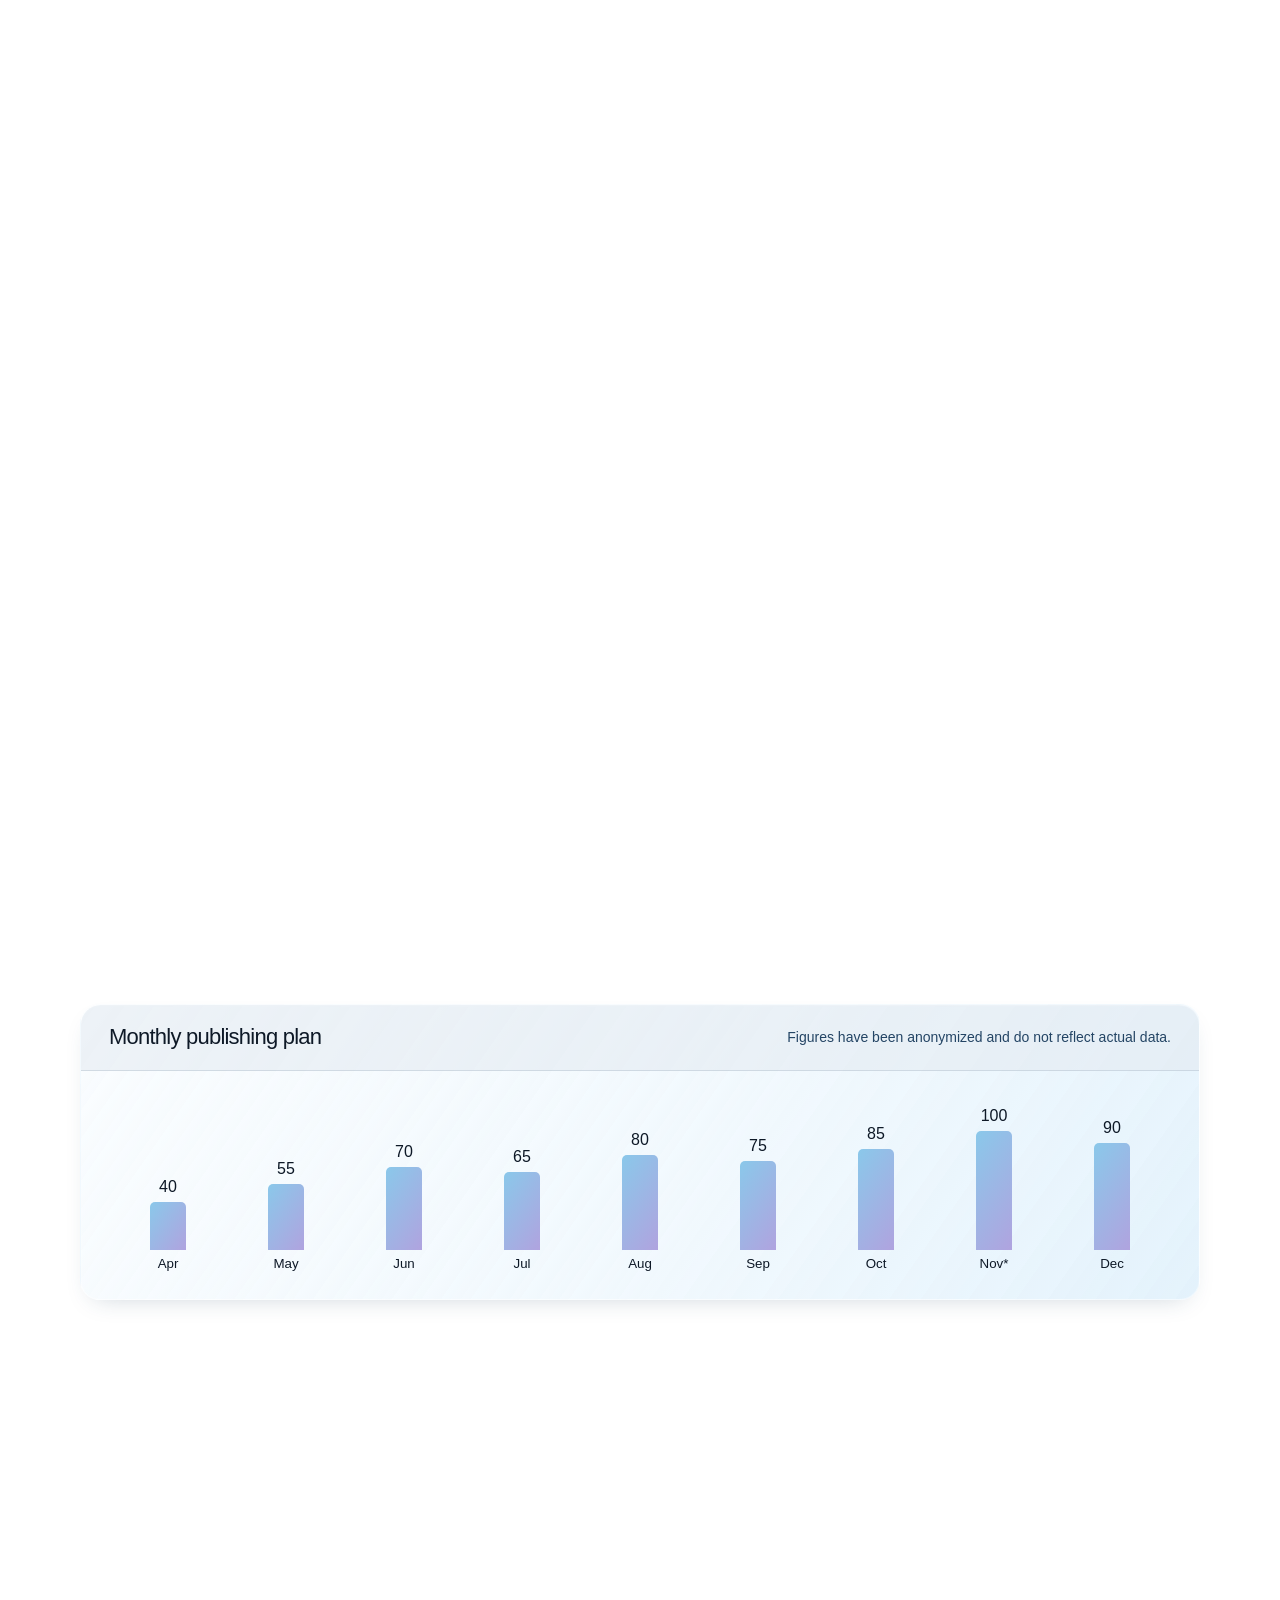
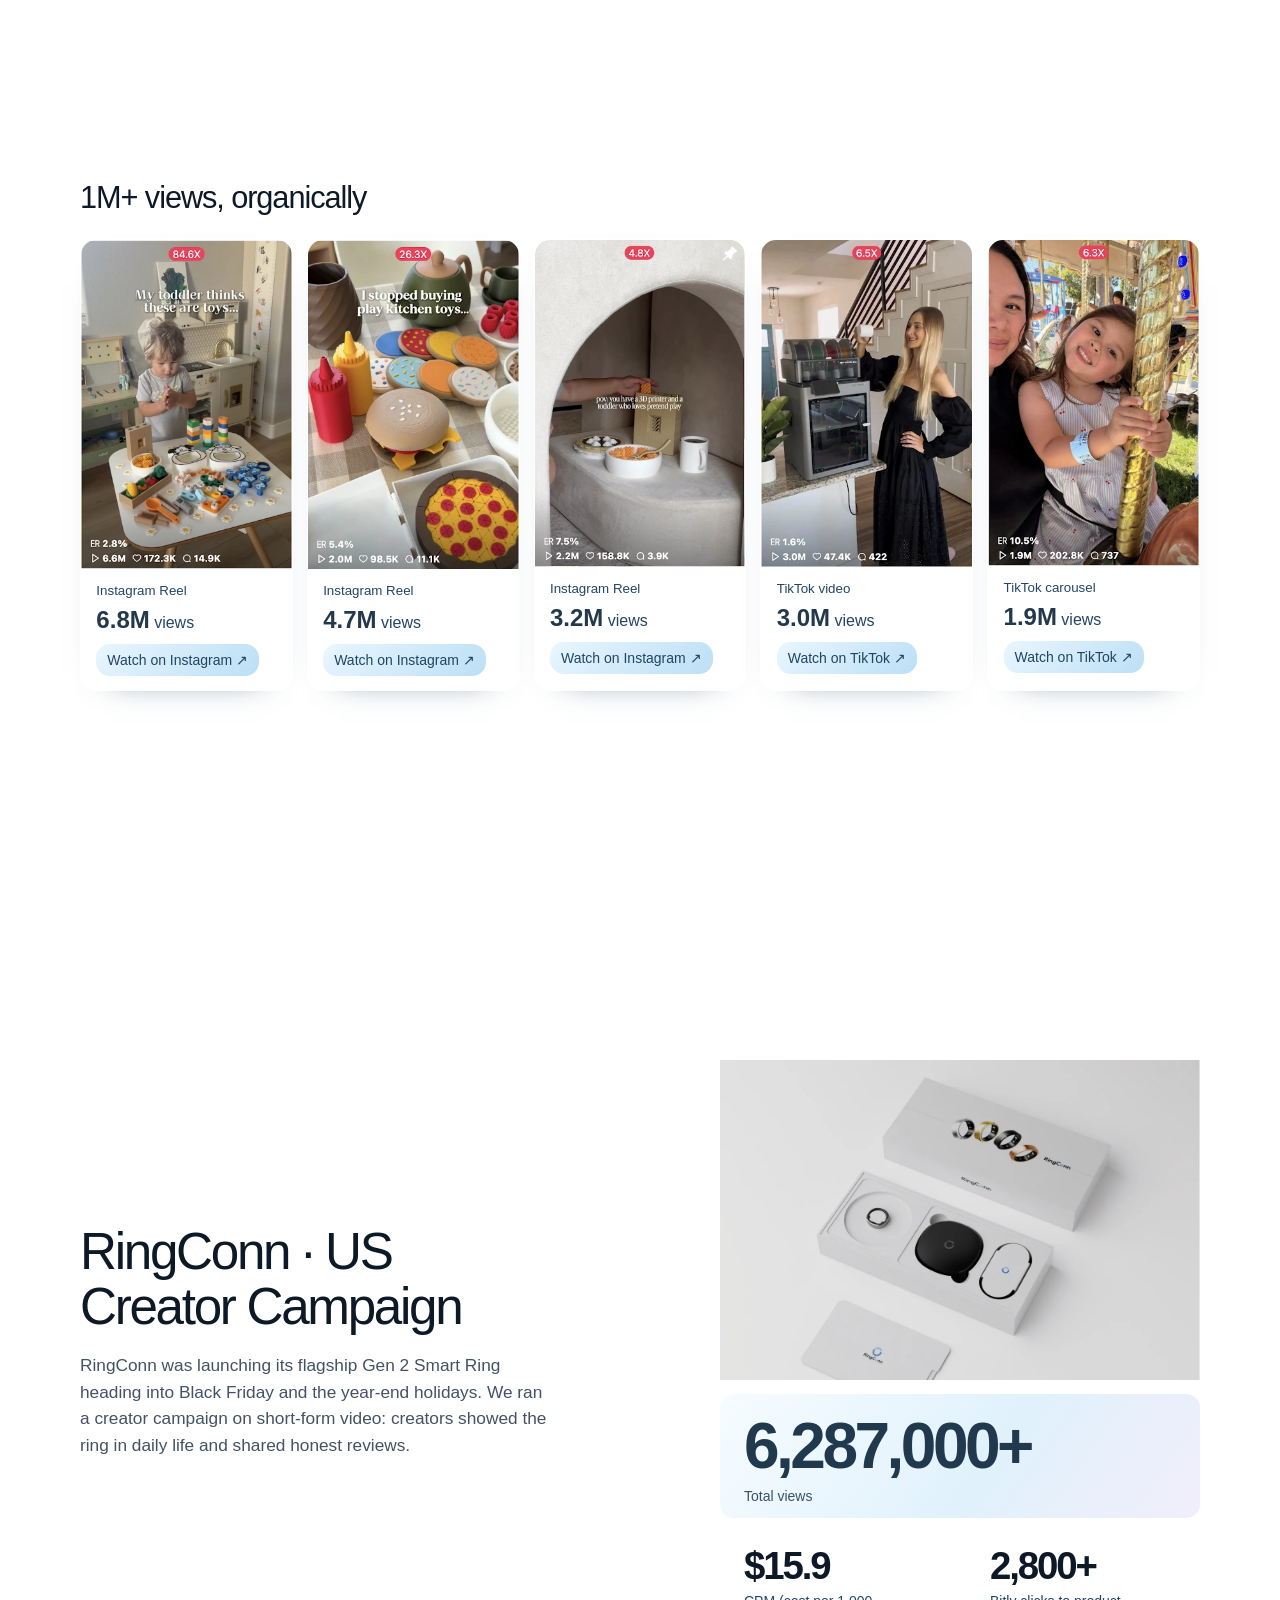
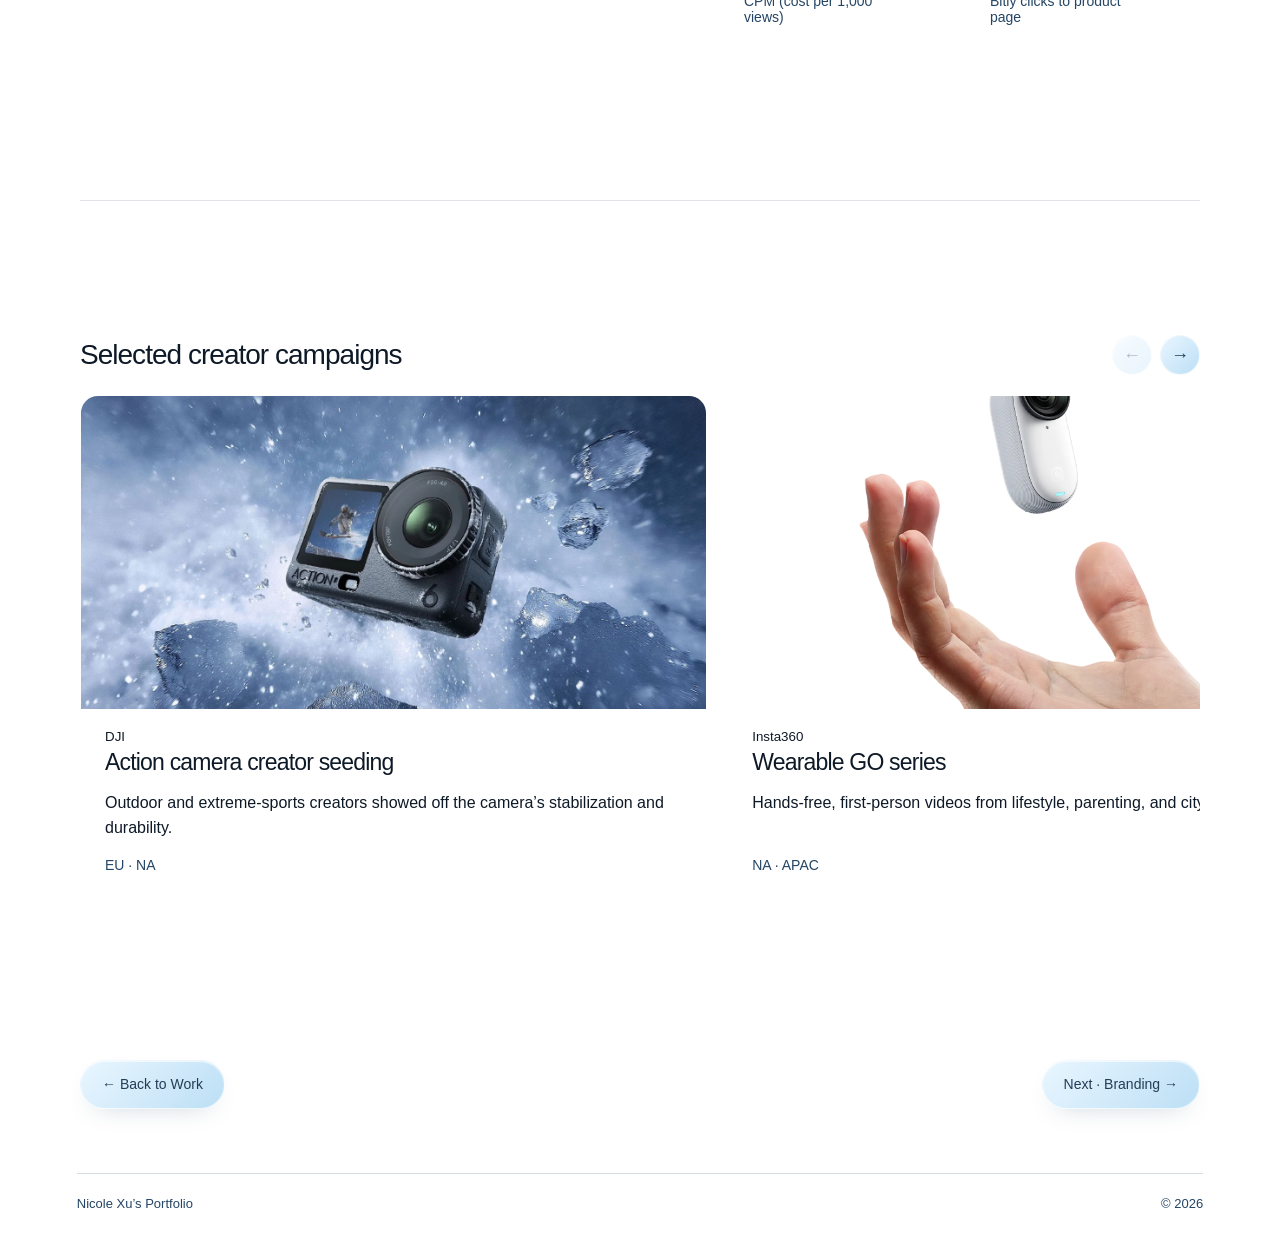
<file: public/influencer-social.html>
<!doctype html>
<html lang="en"><head><meta charset="UTF-8"><meta name="viewport" content="width=device-width,initial-scale=1"><title>Running Creator Campaigns Around the Globe — Nicole Xu</title>
<link rel="stylesheet" href="./styles.css?v=system-font-2"><link rel="stylesheet" href="./polish.css?v=liquid-about-2"><link rel="stylesheet" href="./work-case.css?v=3"><link rel="stylesheet" href="./influencer-social.css?v=2ab0a5ec27"><script type="module" src="./influencer-social.js?v=depth2"></script><link rel="stylesheet" href="./case-shell.css?v=056374e592">
<link rel="stylesheet" href="./case-reading.css?v=1"><script type="module" src="./case-reading.js?v=1"></script></head>
<body class="case-page influencer-page"><a class="case-skip" href="#influencer-main">Skip to case</a>
<header class="site-header"><nav class="navigation" aria-label="Main navigation">
<a class="identity" href="./" aria-label="Portfolio home"><span class="identity-dot" aria-hidden="true"></span><span>Nicole Xu's Portfolio</span></a>
<div class="navigation-segments" id="case-navigation"></div>
<a class="contact" href="./#contact">Let's Talk <span aria-hidden="true">↗</span></a>
</nav></header>
<main class="case-main" id="influencer-main">
<nav class="case-path" aria-label="Breadcrumb"><a href="./#work-preview">Work</a><span aria-hidden="true">/</span><span>Influencer &amp; Social Media</span></nav>
<section class="case-hero"><p class="case-domain">INFLUENCER &amp; SOCIAL MEDIA</p><h1>Running Creator Campaigns <br>Around the Globe</h1><p class="case-intro">Bandalabs &amp; Bambu Lab · Influencer Marketer</p></section>

<section class="deep" aria-labelledby="annual"><header><p class="scope">Bambu Lab · 2026 · EU · NA · LATAM</p><h2 id="annual">Annual Global Creator Campaign</h2></header>
<figure class="machine"><img class="product" src="./assets/brands/bambu-photo.jpg" alt="Bambu Lab P2S with multi-color AMS on a display table"></figure>
<section class="annual-results" id="campaign-results" aria-label="Bambu Lab campaign results">
  <div class="impressions">
    <strong>63.3M+</strong><p>Impressions in five months</p>
    <label for="impression-goal"><b>79%</b> of the 80M annual goal</label>
    <progress id="impression-goal" max="100" value="79">79%</progress>
    <small>Campaign totals as of August 30.</small>
  </div>
  <dl class="secondary-results"><div><dt>Creator posts</dt><dd>408</dd></div>
  <div><dt>Campaign budget</dt><dd>$635K</dd></div>
  <div><dt>Impressions per video vs. plan:</dt><dd>≈1.9×</dd></div></dl>
</section>
<div data-reading-panel class="strategy" id="audience-message"><div><h3>Audience &amp; message</h3><h4 data-reading-title>Parents, not just makers</h4><p data-reading-body>We moved the story from print speed to family life: sensory play with kids, printed toys for the family pet, and modular home setups.</p></div><div data-reading-body class="message-copy"><blockquote>“People fall for a hobby first, then the tool that serves it.”<cite>Key message</cite></blockquote></div></div>
<section data-reading-panel class="creator-role"><h3 data-reading-title>What I did</h3><ol data-reading-body class="work-steps">
<li><h4>Shaped the strategy</h4><p>Helped write the pitch brief and shape the parent-child angle.</p></li>
<li><h4>Planned for delivery</h4><p>Broke the 240-creator, 960-video plan into monthly and weekly publishing tasks around the promotional moments.</p></li>
<li><h4>Directed creators and content</h4><p>Led creator strategy and content direction across EU, NA, and LATAM.</p></li>
<li><h4>Partnered with PR</h4><p>Worked with Bambu Lab’s Head of PR &amp; Communications to find standout creators and support creator interviews.</p></li>
</ol></section>
<div class="plan-screen"><figure class="distribution"><figcaption><h3>Monthly publishing plan</h3><span>Figures have been anonymized and do not reflect actual data.</span></figcaption><ol><li style="--value:40%"><span>40</span><i aria-hidden="true"></i><small>Apr</small></li><li style="--value:55%"><span>55</span><i aria-hidden="true"></i><small>May</small></li><li style="--value:70%"><span>70</span><i aria-hidden="true"></i><small>Jun</small></li><li style="--value:65%"><span>65</span><i aria-hidden="true"></i><small>Jul</small></li><li style="--value:80%"><span>80</span><i aria-hidden="true"></i><small>Aug</small></li><li style="--value:75%"><span>75</span><i aria-hidden="true"></i><small>Sep</small></li><li style="--value:85%"><span>85</span><i aria-hidden="true"></i><small>Oct</small></li><li style="--value:100%"><span>100</span><i aria-hidden="true"></i><small>Nov*</small></li><li style="--value:90%"><span>90</span><i aria-hidden="true"></i><small>Dec</small></li></ol></figure></div>
<section class="organic"><h3>1M+ views, organically</h3><div class="clips"><figure><div class="clip-frame"><img loading="lazy" src="./assets/influencer-social/creator-1.webp" alt="A child playing at a table"></div><figcaption><small>Instagram Reel</small><div><b>6.8M</b> views</div><a href="https://www.instagram.com/reel/DaEBK8VyRMc/" target="_blank" rel="noopener noreferrer">Watch on Instagram ↗</a></figcaption></figure><figure><div class="clip-frame"><img loading="lazy" src="./assets/influencer-social/creator-3.webp" alt="Toy food for imaginative play"></div><figcaption><small>Instagram Reel</small><div><b>4.7M</b> views</div><a href="https://www.instagram.com/reels/DaWCoLJy5p2/" target="_blank" rel="noopener noreferrer">Watch on Instagram ↗</a></figcaption></figure><figure><div class="clip-frame"><img loading="lazy" src="./assets/influencer-social/creator-2.webp" alt="A sculptural arch in a home"></div><figcaption><small>Instagram Reel</small><div><b>3.2M</b> views</div><a href="https://www.instagram.com/reel/Dba83VpqtnL/" target="_blank" rel="noopener noreferrer">Watch on Instagram ↗</a></figcaption></figure><figure><div class="clip-frame"><img loading="lazy" src="./assets/influencer-social/creator-4.webp" alt="A creator beside the 3D printer"></div><figcaption><small>TikTok video</small><div><b>3.0M</b> views</div><a href="https://www.tiktok.com/@mariatoddlerlife/video/7671027961742626062" target="_blank" rel="noopener noreferrer">Watch on TikTok ↗</a></figcaption></figure><figure><div class="clip-frame"><img loading="lazy" src="./assets/influencer-social/creator-5.webp" alt="A parent and child together"></div><figcaption><small>TikTok carousel</small><div><b>1.9M</b> views</div><a href="https://www.tiktok.com/@vonomzfam/video/7666523517063597325" target="_blank" rel="noopener noreferrer">Watch on TikTok ↗</a></figcaption></figure></div></section></section>
<section class="ring feature"><div><h2>RingConn · US Creator Campaign</h2><p>RingConn was launching its flagship Gen 2 Smart Ring heading into Black Friday and the year-end holidays. We ran a creator campaign on short-form video: creators showed the ring in daily life and shared honest reviews.</p></div><div class="ring-evidence"><img class="product" src="./assets/influencer-social/ringconn.png" alt="RingConn Gen 2 rings and charging case"><dl class="metrics"><div><dt>Total views</dt><dd>6,287,000+</dd></div><div><dt>CPM (cost per 1,000 views)</dt><dd>$15.9</dd></div><div><dt>Bitly clicks to product page</dt><dd>2,800+</dd></div></dl></div></section>
<section class="support"><header><h2>Selected creator campaigns</h2><div class="arrows"><button aria-label="Previous campaign" disabled>←</button><button aria-label="Next campaign">→</button></div></header><div class="rail" tabindex="0" aria-label="Supporting campaigns">
<article><img src="./assets/brands/dji-photo.webp" alt="DJI product" draggable="false"><div><small>DJI</small><h3>Action camera creator seeding</h3><p>Outdoor and extreme-sports creators showed off the camera’s stabilization and durability.</p><footer>EU · NA</footer></div></article>
<article><img src="./assets/brands/insta360-photo.webp" alt="Insta360 product" draggable="false"><div><small>Insta360</small><h3>Wearable GO series</h3><p>Hands-free, first-person videos from lifestyle, parenting, and city creators.</p><footer>NA · APAC</footer></div></article>

</div></section>
<nav class="case-footer" aria-label="Case navigation"><a class="case-link" href="./#work-preview">← Back to Work</a><a class="case-link" href="./branding.html?v=nov14-cases">Next · Branding →</a></nav></main><footer class="portfolio-footer">
  <span>Nicole Xu’s Portfolio</span>
  <span class="portfolio-year">© 2026</span>
</footer>
</body></html>
</file>
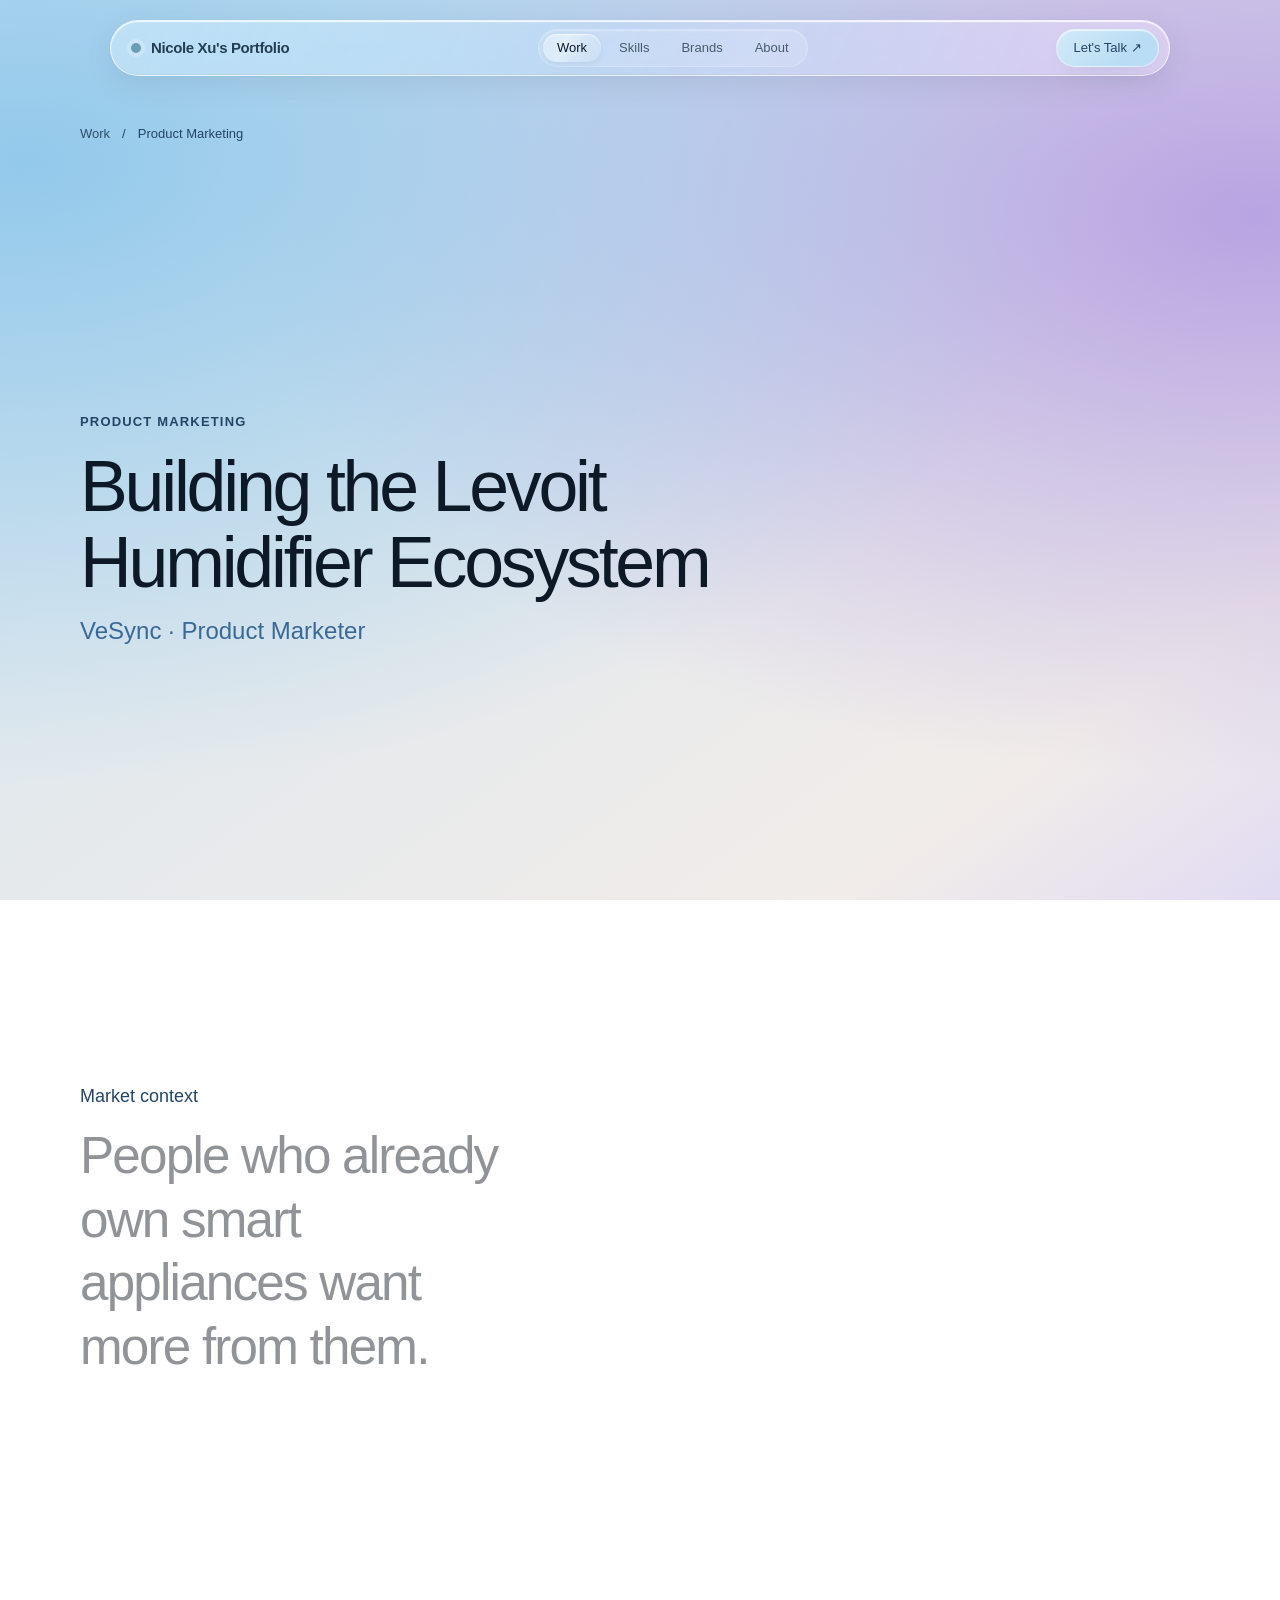
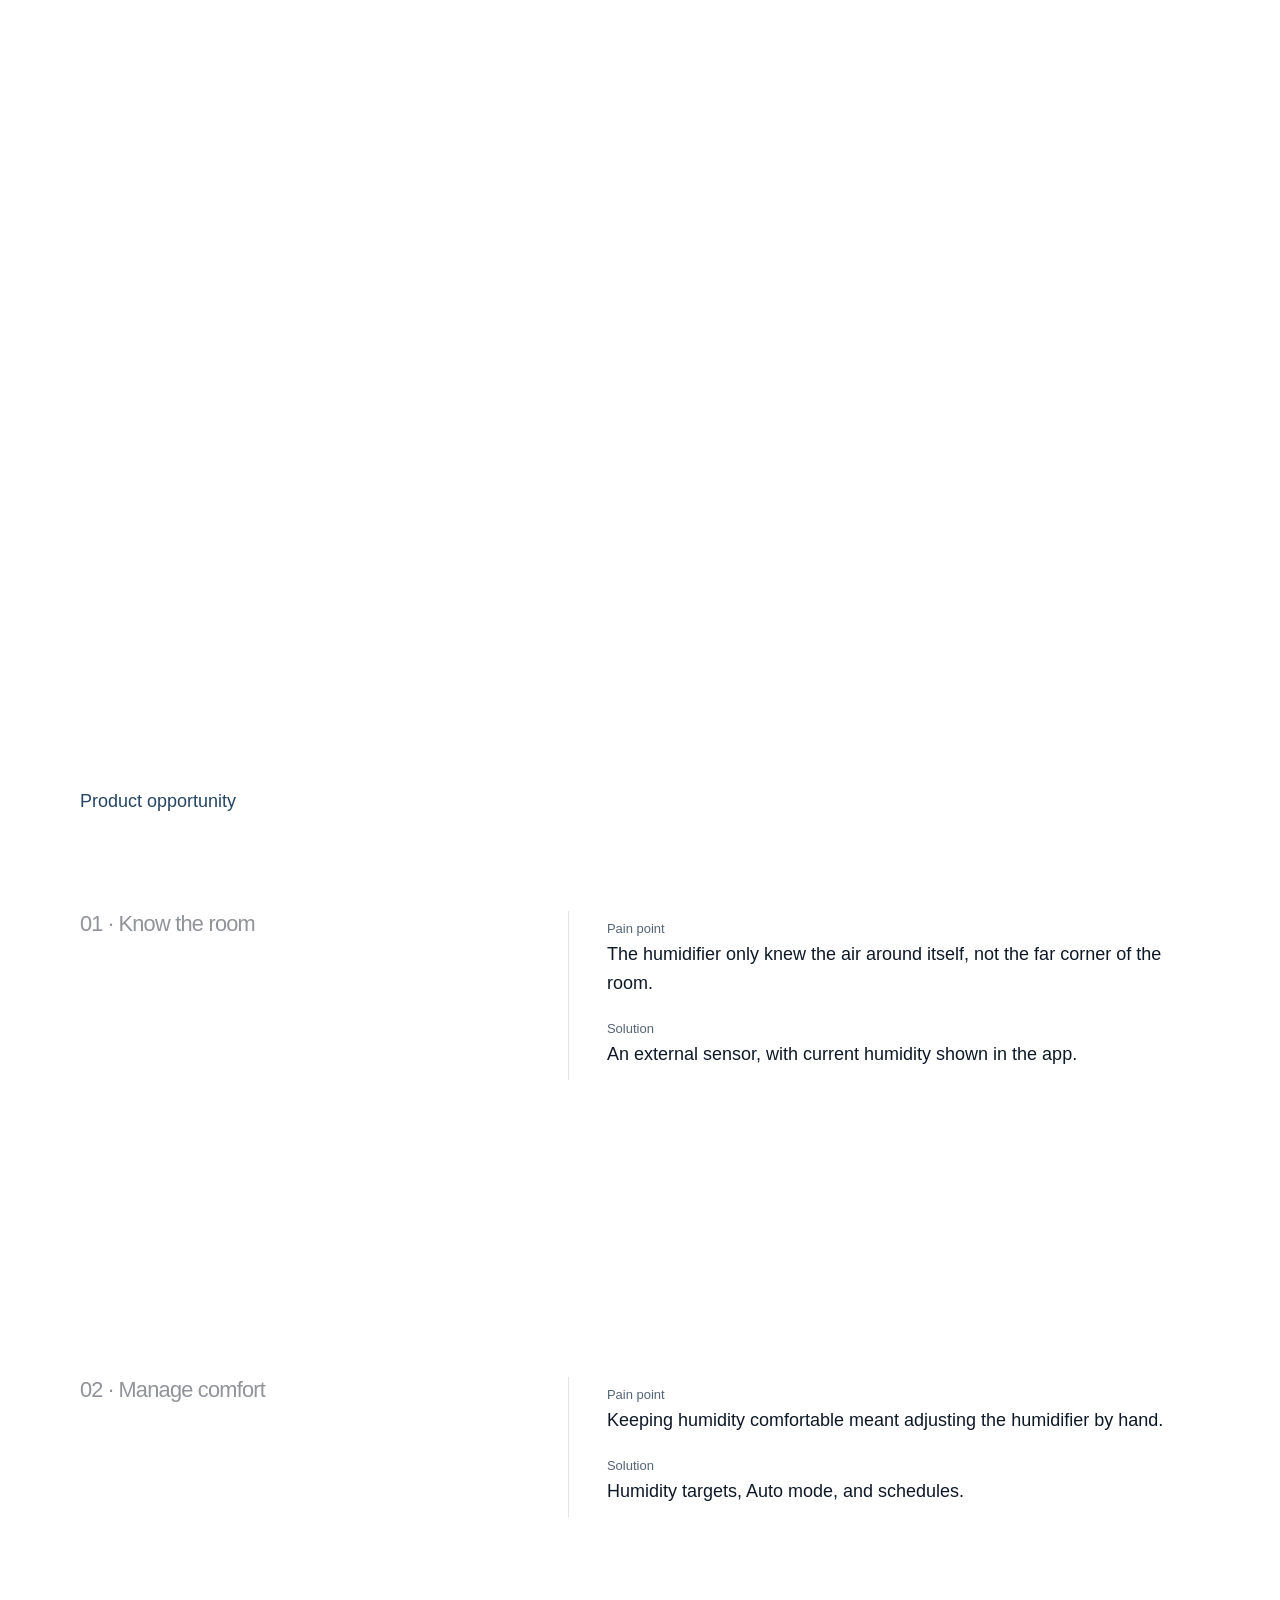
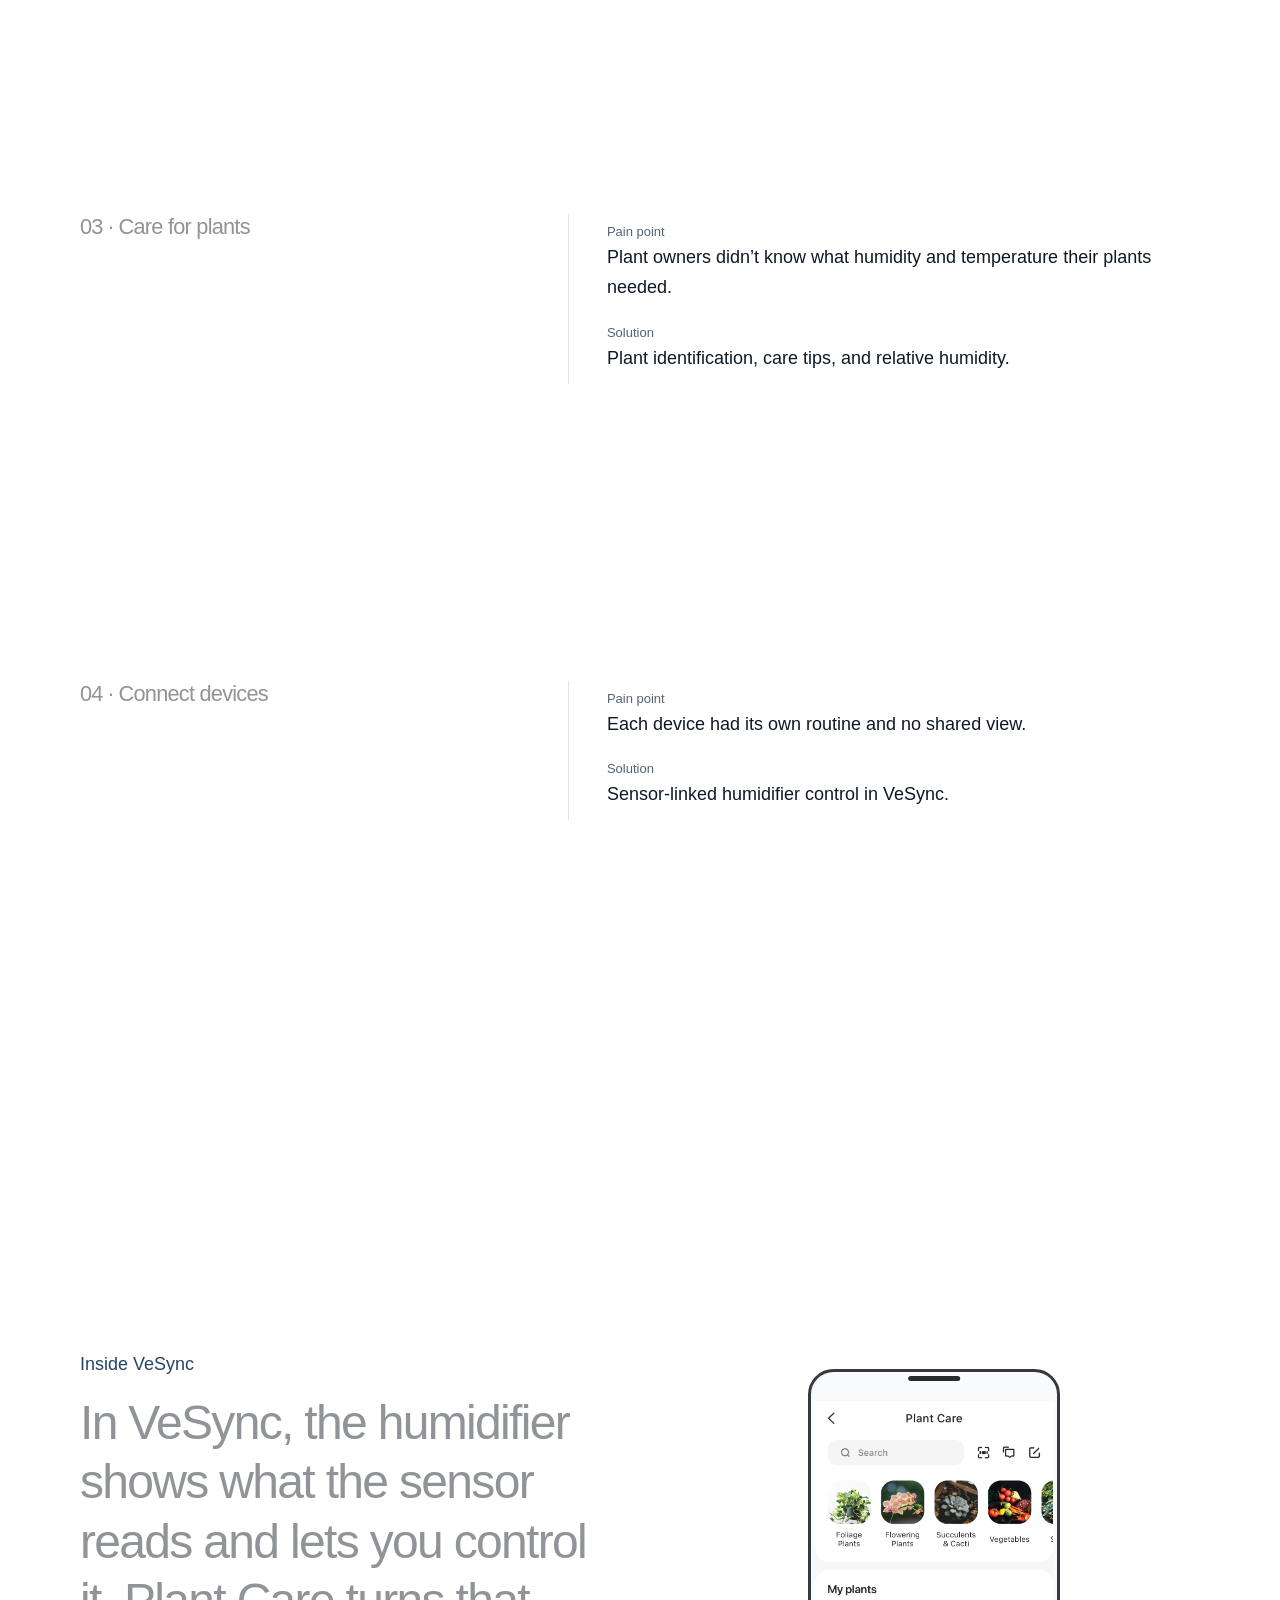
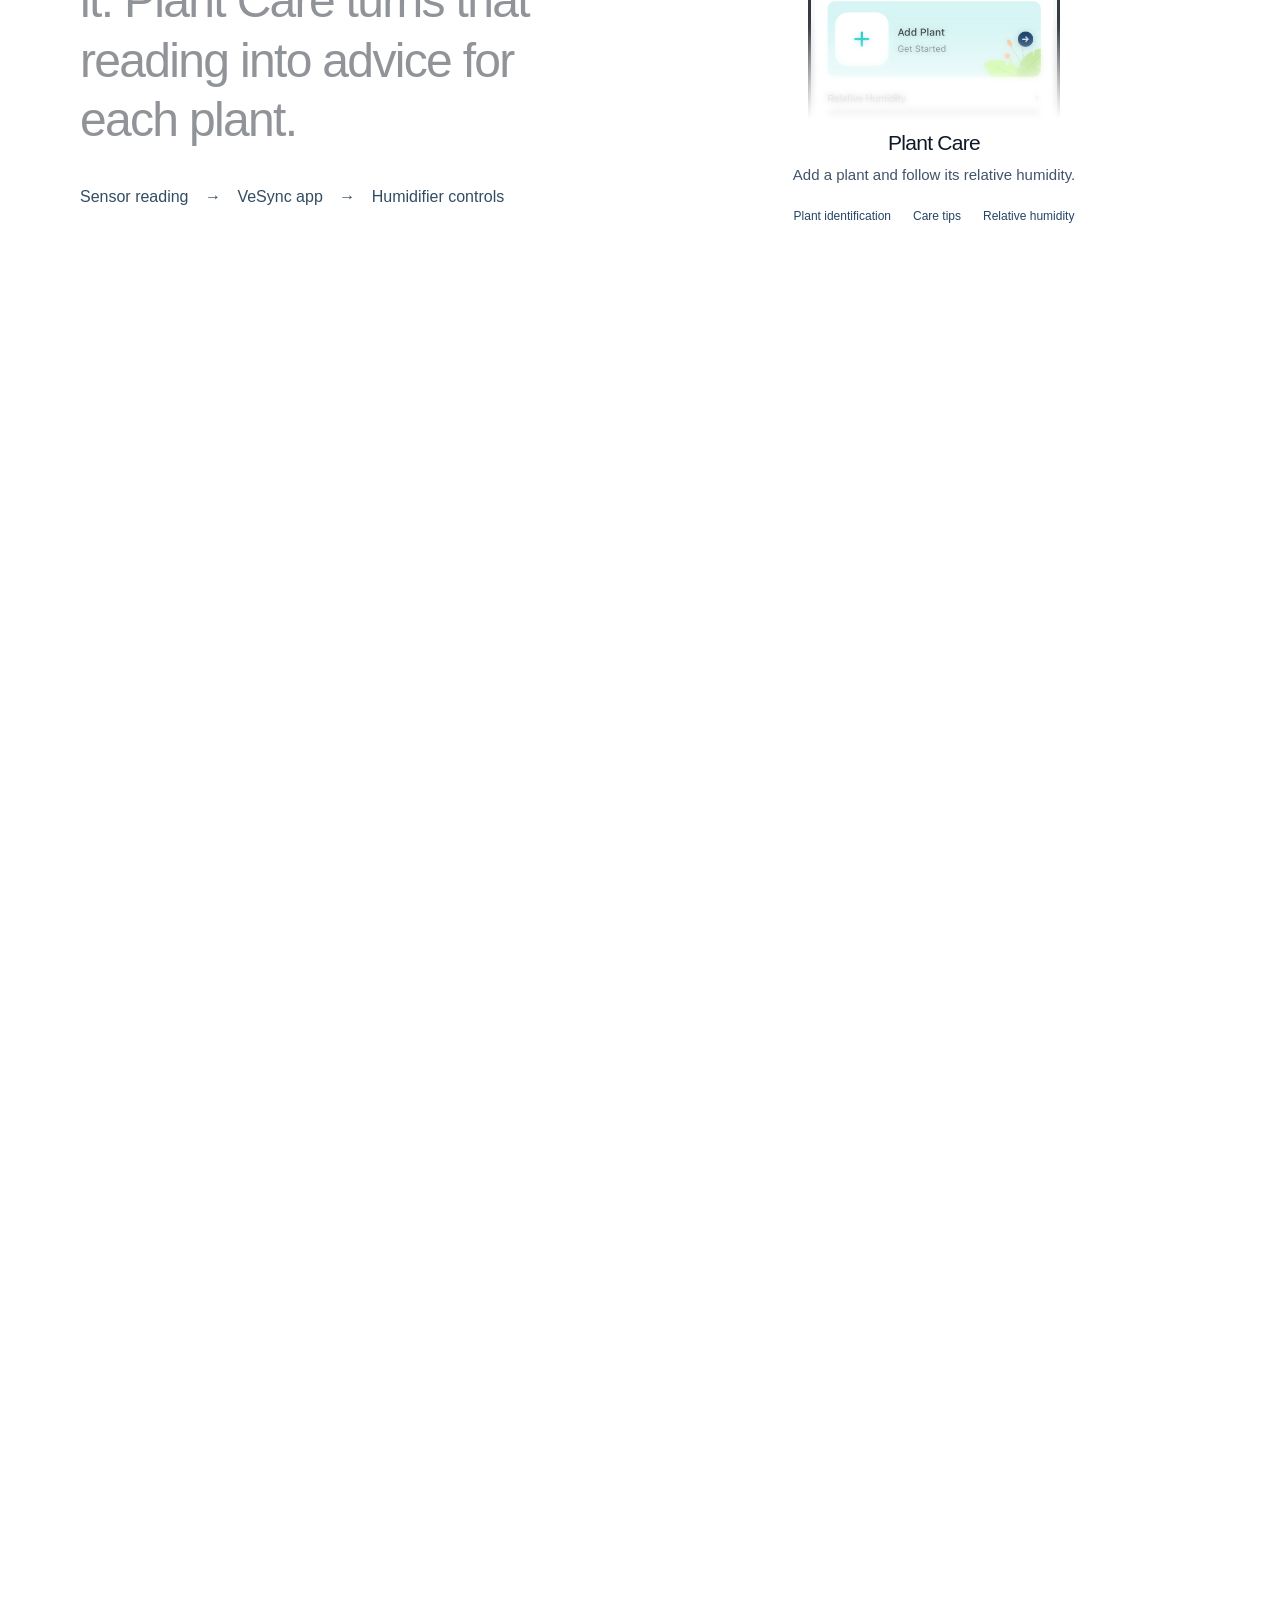
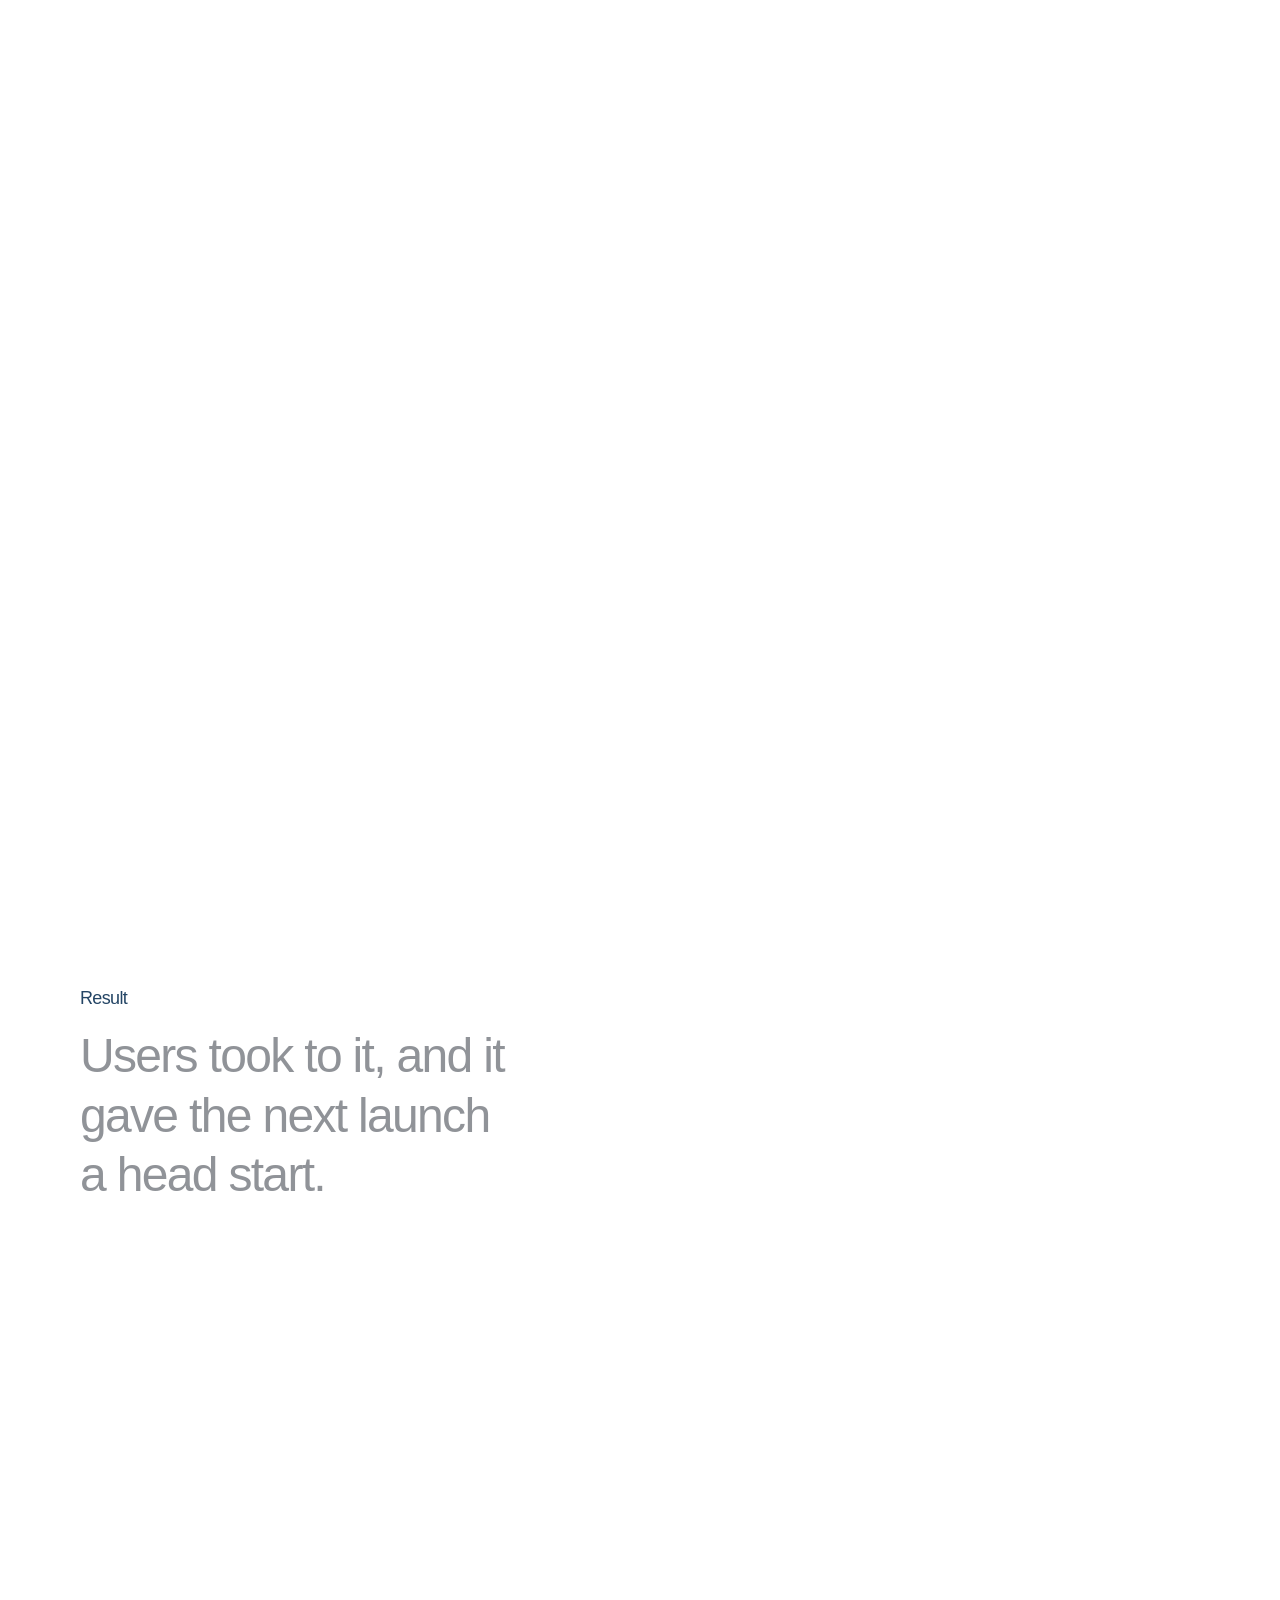
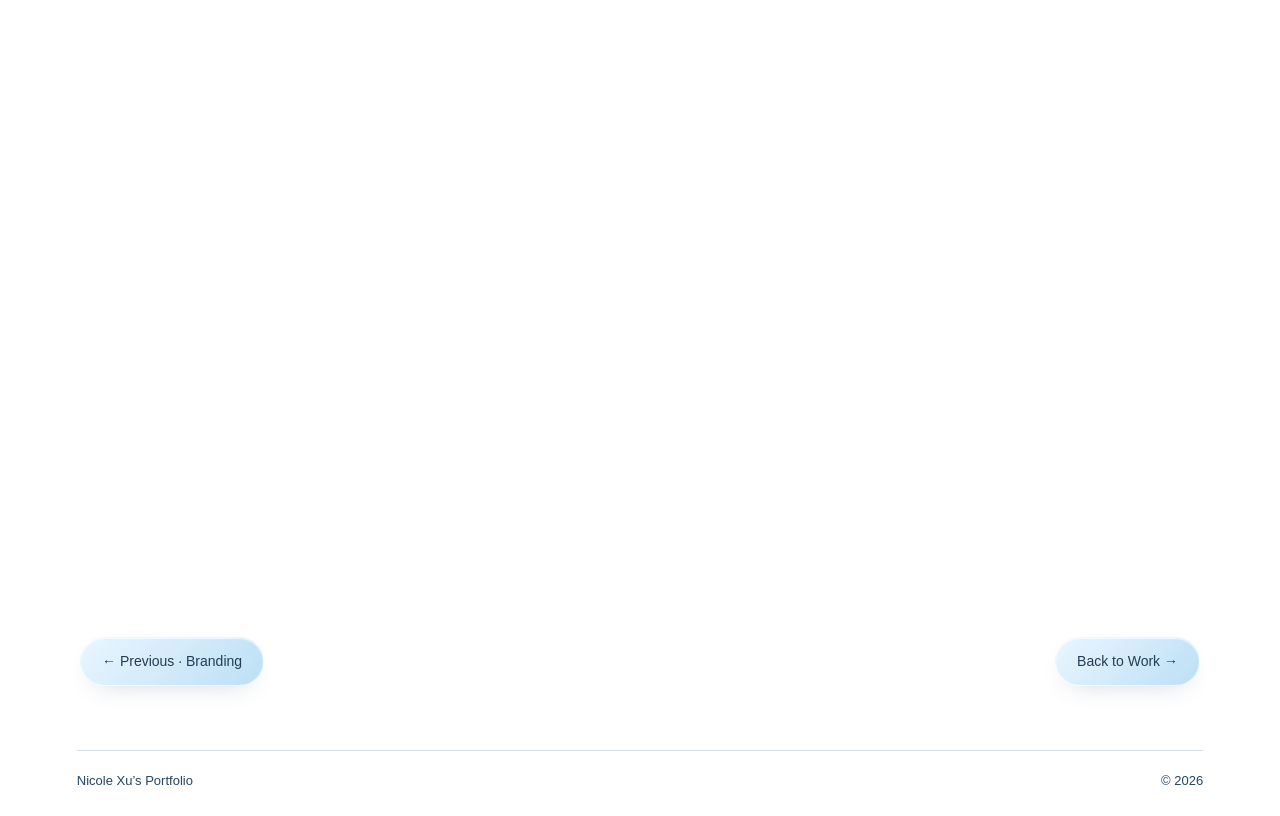
<file: public/product-marketing.html>
<!doctype html>
<html lang="en"><head><link rel="icon" href="data:,"><meta charset="UTF-8"><meta name="viewport" content="width=device-width,initial-scale=1"><title>Building the Levoit Humidifier Ecosystem — Nicole Xu</title>
<link rel="stylesheet" href="./styles.css?v=system-font-2"><link rel="stylesheet" href="./polish.css?v=liquid-about-2"><link rel="stylesheet" href="./work-case.css?v=3"><link rel="stylesheet" href="./product-marketing.css?v=e3970f050b"><script type="module" src="./product-marketing.js?v=50c0ec756f"></script><link rel="stylesheet" href="./case-shell.css?v=056374e592">
</head>
<body class="case-page product-page"><a class="case-skip" href="#product-main">Skip to case</a>
<header class="site-header"><nav class="navigation" aria-label="Main navigation">
<a class="identity" href="./" aria-label="Portfolio home"><span class="identity-dot" aria-hidden="true"></span><span>Nicole Xu's Portfolio</span></a>
<div class="navigation-segments" id="case-navigation"></div>
<a class="contact" href="./#contact">Let's Talk <span aria-hidden="true">↗</span></a>
</nav></header>
<main class="case-main" id="product-main">
<nav class="case-path" aria-label="Breadcrumb"><a href="./#work-preview">Work</a><span aria-hidden="true">/</span><span>Product Marketing</span></nav>
<section class="case-hero"><p class="case-domain">PRODUCT MARKETING</p><h1>Building the Levoit Humidifier Ecosystem</h1><p class="case-intro">VeSync · Product Marketer</p></section>

<div class="read-range"><section id="market-context" class="pm-section pm-split market"><div class="market-lead"><h2>Market context</h2><h3 class="pm-headline">People who already own smart appliances want more from them.</h3><p class="intro">In the U.S., smart appliance owners show stronger interest in remote monitoring, savings, and an eco-friendly home—making them a natural audience for a connected humidifier and sensor.</p></div><div class="market-evidence"><article class="market-card">
  <div class="market-values"><strong>37%</strong></div>
  <h4>Interested in remote monitoring and control while away</h4>
</article><article class="market-card">
  <div class="market-values"><strong>41%</strong></div>
  <h4>Say smart appliances can help save money</h4>
</article><article class="market-card">
  <div class="market-values"><strong>41%</strong></div>
  <h4>Say an environmentally friendly home is important</h4>
</article><p class="source">Source: Statista Consumer Insights, U.S., June 2023, p. 19.</p></div></section></div>
<section class="pm-section pm-split pm-opportunity"><div><h2>Product opportunity</h2></div><div class="feature-list"><ol aria-label="Features"><li><div class="feature-pair"><h3>01 · Know the room</h3><dl><dt>Pain point</dt><dd>The humidifier only knew the air around itself, not the far corner of the room.</dd><dt>Solution</dt><dd>An external sensor, with current humidity shown in the app.</dd></dl></div></li>
<li><div class="feature-pair"><h3>02 · Manage comfort</h3><dl><dt>Pain point</dt><dd>Keeping humidity comfortable meant adjusting the humidifier by hand.</dd><dt>Solution</dt><dd>Humidity targets, Auto mode, and schedules.</dd></dl></div></li>
<li><div class="feature-pair"><h3>03 · Care for plants</h3><dl><dt>Pain point</dt><dd>Plant owners didn’t know what humidity and temperature their plants needed.</dd><dt>Solution</dt><dd>Plant identification, care tips, and relative humidity.</dd></dl></div></li>
<li><div class="feature-pair"><h3>04 · Connect devices</h3><dl><dt>Pain point</dt><dd>Each device had its own routine and no shared view.</dd><dt>Solution</dt><dd>Sensor-linked humidifier control in VeSync.</dd></dl></div></li></ol></div></section>
<section class="pm-section ecosystem"><div class="experience-stage"><div><h2>Inside VeSync</h2><h3 class="pm-headline">In VeSync, the humidifier shows what the sensor reads and lets you control it. Plant Care turns that reading into advice for each plant.</h3><p class="flow">Sensor reading <span>→</span> VeSync app <span>→</span> Humidifier controls</p></div><div class="screen-sequence"><div class="screen-track"><figure class="node"><div class="phone-crop"><div class="phone"><img src="./assets/product-marketing/plants.webp" alt="Plant categories, My Plants, Add Plant, and relative humidity chart"></div></div><figcaption><h3>Plant Care</h3><p>Add a plant and follow its relative humidity.</p><ul class="plant-functions"><li>Plant identification</li><li>Care tips</li><li>Relative humidity</li></ul></figcaption></figure>
<figure class="node"><div class="phone-crop"><div class="phone"><img src="./assets/product-marketing/pairing.png" alt="VeSync screen stating that the thermostat is looking for its sensor"></div></div><figcaption><h3>Sensor pairing</h3><p>The Aura thermostat finds its sensor.</p></figcaption></figure>
<figure class="node"><div class="phone-crop"><div class="phone"><img src="./assets/product-marketing/humidity.webp" alt="Levoit Classic 300S control screen with current and target humidity"></div></div><figcaption><h3>Humidity control</h3><p>Set a target. Choose Auto, Manual, or Sleep.</p></figcaption></figure>
<figure class="node"><div class="phone-crop"><div class="phone"><img src="./assets/product-marketing/wellness.webp" alt="Wellness toolkit with Plant Care in VeSync"></div></div><figcaption><h3>Wellness</h3><p>Plant Care lives in the Wellness toolkit.</p></figcaption></figure></div></div></div></section>
<div class="read-range"><section class="pm-section outcome pm-split" id="result"><div><h2>Result</h2>
<h3 class="pm-headline">Users took to it, and it gave the next launch a head start.</h3></div><div class="proof-grid"><article class="proof-card"><h4>Users responded</h4><p>Reviews and community posts showed people enjoying the new features and already using them. VeSync downloads on the App Store and Google Play rose significantly after launch.</p></article>
<article class="proof-card"><h4>From one feature to the whole line</h4><p>What began as a sensor and a few app features grew, together with R&amp;D, into an experience across the full humidifier line.</p></article>
<article class="proof-card"><h4>Traffic for the next launch</h4><p>The humidifier already had the attention. A bundle offer and a landing page sent that traffic to the new sensor and thermostat, helping them launch.</p></article></div></section></div>
<nav class="case-footer" aria-label="Case navigation"><a class="case-link" href="./branding.html?v=nov14-cases">← Previous · Branding</a><a class="case-link" href="./#work-preview">Back to Work →</a></nav></main><footer class="portfolio-footer">
  <span>Nicole Xu’s Portfolio</span>
  <span class="portfolio-year">© 2026</span>
</footer>
</body></html>
</file>
<file: public/styles.css>
:root { --font-ui: -apple-system, BlinkMacSystemFont, "Segoe UI", sans-serif; }
@font-face { font-family: Outfit; src: url('./assets/outfit-400.ttf') format('truetype'); font-weight: 400; font-display: swap; }
@font-face { font-family: Outfit; src: url('./assets/outfit-500.ttf') format('truetype'); font-weight: 500; font-display: swap; }
@font-face { font-family: Outfit; src: url('./assets/outfit-600.ttf') format('truetype'); font-weight: 600; font-display: swap; }
:root { --background: #f5f8fb; --powder: #c3e8f8; --ink: #1a1a1f; --secondary: #5b6b7c; }
* { box-sizing: border-box; }
body { margin: 0; min-width: 1100px; background: radial-gradient(ellipse at 5% 8%, #c9e1ee 0%, transparent 55%), radial-gradient(ellipse at 97% 18%, #dcd8ed 0%, transparent 56%), linear-gradient(145deg, #e4edf5 0%, #f5f0e9 75%, #edf1f7 100%); min-height: 100vh; color: var(--ink); font-family: var(--font-ui); }
.site-header { position: fixed; inset: 20px 0 auto; z-index: 10; display: flex; justify-content: center; padding: 0 16px; }
.navigation { width: 1060px; min-height: 56px; padding: 8px 10px 8px 20px; display: flex; align-items: center; justify-content: space-between; gap: 24px; border: 1px solid rgba(255,255,255,.85); border-radius: 999px; background: linear-gradient(115deg, rgba(255,255,255,.56), rgba(240,246,255,.38) 48%, rgba(255,255,255,.52)); backdrop-filter: blur(26px) saturate(115%); -webkit-backdrop-filter: blur(26px) saturate(115%); box-shadow: inset 0 1px 1px #ffffffed, inset 0 -1px 1px #8b9ab033, 0 8px 28px #52658224, 0 1px 3px #52658212; }
.identity { display: flex; align-items: center; gap: 10px; color: var(--ink); text-decoration: none; font-size: 15px; font-weight: 600; letter-spacing: -.375px; line-height: 22.5px; max-width: 300px; }
.identity-dot { width: 10px; height: 10px; flex: 0 0 10px; border-radius: 50%; background: #53869f; box-shadow: 0 0 0 4px #dcebfa80; animation: status-breathe 3.4s ease-in-out infinite; }
@keyframes status-breathe { 0%, 100% { opacity: .35; } 50% { opacity: 1; } }
.navigation-segments { position: relative; isolation: isolate; display: flex; flex: 0 0 auto; align-items: center; gap: 4px; padding: 4px; border: 1px solid #0000000a; border-radius: 999px; background: rgba(248,251,255,.66); }
.navigation-item { position: relative; z-index: 1; display: block; padding: 4px 14px; border-radius: 999px; font-size: 13px; font-weight: 500; line-height: 19.5px; color: #3f5064; text-decoration: none; white-space: nowrap; transition: transform 140ms ease, color 180ms ease; }
.navigation-item:hover { transform: scale(1.045); }
.navigation-item[aria-current] { color: #f8fbfd; }
.navigation-active-pill { position: absolute; z-index: 0; top: 4px; bottom: 4px; left: 0; width: var(--active-width, 0px); border-radius: 999px; background: #1e3447; transform: translateX(var(--active-left, 4px)); transition: transform 240ms cubic-bezier(.2,.7,.2,1), width 240ms cubic-bezier(.2,.7,.2,1); pointer-events: none; }
[aria-disabled] { cursor: default; }
.contact { display: flex; align-items: center; gap: 4px; flex: 0 0 auto; border-radius: 999px; padding: 8px 16px; color: #f8fbfd; background: linear-gradient(115deg, #263f55e0, #1c2f42c9); border: 1px solid #e5efff66; backdrop-filter: blur(18px) saturate(115%); -webkit-backdrop-filter: blur(18px) saturate(115%); box-shadow: inset 0 1px 1px #ffffff40, 0 2px 8px #52658224; font-size: 13px; font-weight: 500; line-height: 19.5px; transition: transform 140ms ease; }
.contact:hover { transform: scale(1.04); }
.navigation-item:focus-visible, .contact:focus-visible { outline: 2px solid #527693; outline-offset: 3px; }

.identity:focus-visible { outline: 2px solid #1e3a5f; outline-offset: 6px; border-radius: 4px; }


@font-face { font-family: 'Playfair Display'; src: url('./assets/playfair-italic-500.ttf') format('truetype'); font-style: italic; font-weight: 500; font-display: swap; }
html { scroll-behavior: smooth; }
.scroll-cue { position: fixed; z-index: 8; right: 25px; top: 46%; display: flex; flex-direction: column; align-items: center; gap: 20px; padding: 10px 8px; color: #395267; text-decoration: none; opacity: var(--cue-opacity, 1); }
.scroll-cue span { writing-mode: vertical-rl; font-size: 10px; letter-spacing: .22em; font-weight: 500; }
.scroll-cue i { position: relative; width: 1px; height: 26px; background: #607f98; }
.scroll-cue i::after { content: ''; position: absolute; left: -3px; bottom: 0; width: 6px; height: 6px; border-right: 1px solid #607f98; border-bottom: 1px solid #607f98; transform: rotate(45deg); }
.scroll-cue:focus-visible { outline: 2px solid #527693; outline-offset: 4px; border-radius: 4px; }
.hero { position: relative; height: 185vh; }
.hero-composition { --frame-x: clamp(64px, 6.67vw, 128px); --frame-top: clamp(180px, 23.9vh, 240px); --frame-bottom: clamp(60px, 11.1vh, 110px); --glass-progress: 0; --cover-opacity: 1; --work-opacity: 0; position: sticky; top: 0; height: 100vh; min-height: 650px; width: 100%; isolation: isolate; overflow: clip; }
.hero-composition::before { content: ''; position: absolute; inset: 0; z-index: -1; background: radial-gradient(ellipse at 11% 43%, #81bde38f, transparent 46%), radial-gradient(ellipse at 79% 39%, #a398cf9c, transparent 42%), radial-gradient(ellipse at 48% 95%, #fff4dfd9, transparent 52%); }
.glass-window { --window-scale: calc(1 + var(--glass-progress) * .7); position: absolute; z-index: 1; top: var(--frame-top); left: var(--frame-x); width: calc(100% - var(--frame-x) * 2); height: calc(100vh - var(--frame-top) - var(--frame-bottom)); transform-origin: top left; transform: translate(calc(70px * var(--glass-progress)), calc(6px * var(--glass-progress))) scale(var(--window-scale)); border-radius: 19px; overflow: hidden; border: 1px solid #ffffffc9; background: linear-gradient(115deg,#ffffff6b,#e7f3ff47 46%,#efe8ff66); backdrop-filter: blur(36px) saturate(125%); -webkit-backdrop-filter: blur(36px) saturate(125%); box-shadow: inset 0 1px 1px #ffffff, inset 0 -1px 1px #91a3bb38, 0 0 0 1px #738da51f, 0 28px 65px -16px #4a5b7940, 0 7px 16px -7px #4a5b7929; }
.window-bar { position: absolute; inset: 0 0 auto; height: 54px; display: flex; align-items: center; gap: 8px; padding-left: 22px; border-bottom: 1px solid #71859c26; background: linear-gradient(180deg,#ffffffa3,#f0f5fc70); box-shadow: inset 0 1px #fff, 0 1px #ffffff61; }
.window-bar i { width: 12px; height: 12px; border-radius: 50%; background: #ed8b87; border: 1px solid #a3534826; box-shadow: inset 0 1px 1px #ffffff45; }
.window-bar i:nth-child(2) { background: #e8c16f; border-color: #98722826; }
.window-bar i:nth-child(3) { background: #8ac493; border-color: #45844d26; }
/* Finder cues inherit the existing window expansion progress. */
.glass-window { --browser-detail-opacity: calc(.12 + var(--glass-progress) * .76); }
.glass-window::before { content: ''; position: absolute; top: 54px; bottom: 0; left: 0; width: calc(17% - var(--glass-progress) * 4%); border-right: 1px solid #69839b40; background: linear-gradient(110deg, #f5f9ff42, #e6edf52e); opacity: var(--browser-detail-opacity); pointer-events: none; }
.window-browser-details { position: absolute; left: calc(17% + 20px - var(--glass-progress) * 4%); top: 0; height: 100%; display: flex; align-items: center; gap: 12px; color: #263d50; opacity: var(--browser-detail-opacity); pointer-events: none; }
.window-history { display: flex; align-items: center; width: 52px; height: 28px; border: 1px solid #8da1b433; border-radius: 8px; background: #ffffff30; box-shadow: inset 0 1px #ffffff75; }
.window-history svg { width: 100%; height: 18px; stroke: currentColor; stroke-width: 1.5; stroke-linecap: round; stroke-linejoin: round; }
.window-location { opacity: calc(.3 + var(--glass-progress) * .7); min-width: 145px; white-space: nowrap; font-size: calc(18px + var(--glass-progress) * 4px); font-weight: 600; letter-spacing: .01em; }
/* Foreground is a sibling of the clipped glass, so the portrait crosses its rim. */
.cover-content { position: absolute; z-index: 2; inset: var(--frame-top) var(--frame-x) var(--frame-bottom); opacity: var(--cover-opacity); pointer-events: none; }
.hero-title { position: absolute; z-index: 2; left: 5.2%; top: 20%; margin: 0; width: 64%; font-size: clamp(56px,4.9vw,88px); line-height: 1.14; font-weight: 600; letter-spacing: -.055em; color: #304a60; }
.hero-title > span { display: block; white-space: nowrap; }
.hero-title > span:nth-child(2) { margin: .07em 0 .02em 3.5%; font-size: .96em; }
.hero-title > span:nth-child(3) { margin-left: 8%; }
.hero-title em, .brands-title em { position: relative; display: inline-block; font-family: 'Playfair Display',serif; font-size: 1.4em; line-height: 1.03; font-weight: 500; color: #557891; letter-spacing: -.065em; }
.hero-title .keyword::after { content: ''; position: absolute; left: .035em; right: -.025em; bottom: -.075em; height: .045em; min-height: 4px; background: #8dbcd4b3; clip-path: polygon(0 37%, 8% 30%, 20% 38%, 34% 24%, 49% 33%, 63% 27%, 78% 38%, 91% 28%, 100% 35%, 100% 75%, 91% 69%, 78% 78%, 63% 68%, 49% 75%, 34% 65%, 20% 78%, 8% 71%, 0 76%); }
.portrait { position: absolute; z-index: 1; right: -1.7%; bottom: -42px; width: 50.5%; height: auto; max-height: calc(100vh - 150px); object-fit: contain; object-position: bottom right; display: block; }
/* The Finder is cropped; the note is a separate floating desktop window. */
.work-space { position: absolute; top: calc(106px / var(--window-scale)); left: calc((44vw - var(--frame-x) - 70px) / var(--window-scale)); width: 516px; height: 464px; transform: scale(calc(1 / var(--window-scale))); transform-origin: top left; opacity: var(--work-opacity); }
.work-space[inert], .project-note[inert] { pointer-events: none; }
.work-canvas { height: 100%; }
.project-note { position: absolute; z-index: 3; left: 4.5vw; top: calc(var(--frame-top) + 98px); width: min(34vw, 460px); height: 360px; border: 1px solid #ffffff30; border-radius: 17px; background: linear-gradient(130deg,#272b30f5,#181b20fa); box-shadow: inset 0 1px #ffffff17, 0 26px 54px -18px #0a172b66, 0 5px 14px #0b162326; overflow: hidden; opacity: var(--work-opacity); }
.note-bar { position: relative; height: 43px; display: flex; align-items: center; gap: 7px; padding: 0 16px; border-bottom: 1px solid #ffffff12; background: #ffffff06; }
.note-bar i { width: 10px; height: 10px; border-radius: 50%; background: #e77b76; }
.note-bar i:nth-child(2) { background: #dfbb67; }
.note-bar i:nth-child(3) { background: #8abb91; }
.note-bar span { position: absolute; left: 82px; right: 58px; text-align: center; font-size: 12px; color: #b6bcc5; }
.note-copy { padding: 42px 34px; opacity: 1; transform: translateY(0); transition: opacity 160ms ease, transform 180ms ease; }
.note-copy.is-changing { opacity: 0; transform: translateY(-4px); transition-duration: 100ms; }
.note-copy h2 { margin: 0; min-height: 2.5em; font-size: 29px; line-height: 1.2; font-weight: 500; letter-spacing: -.035em; color: #eff3f7; }
.note-copy p { margin: 29px 0 0; font-size: 15px; line-height: 1.5; color: #b9c2ce; }
.folder-grid { display: grid; grid-template-columns: repeat(2, 220px); grid-template-rows: repeat(2, 220px); gap: 24px 76px; }
.folder-card { --back-top: #85b6d0; --back-bottom: #285b7a; --glass-top: #89bfd68f; --glass-bottom: #5d91b4b8; --rim: #edfbffb3; appearance: none; min-width: 0; display: grid; grid-template-rows: 150px 46px; gap: 4px; padding: 9px 12px; border: 1px solid transparent; border-radius: 20px; background: transparent; color: #304a60; font: inherit; text-align: left; cursor: pointer; touch-action: manipulation; transition: background 160ms ease, border-color 160ms ease; }
.folder-social { --back-top: #f1f5f7; --back-bottom: #9eaab3; --glass-top: #ffffff70; --glass-bottom: #eff5f9bd; --rim: #ffffffdf; }
.folder-branding { --back-top: #56616d; --back-bottom: #141b25; --glass-top: #3546579c; --glass-bottom: #14212fce; --rim: #aebcc878; }
.folder-product { --back-top: #b6c6d1; --back-bottom: #617787; --glass-top: #dae5ed55; --glass-bottom: #a7bac8ad; --rim: #f5fbffc7; }
.folder-art { position: relative; display: block; width: 158px; height: 158px; align-self: center; justify-self: center; filter: drop-shadow(0 10px 8px #253b4f30); transition: transform 220ms ease, filter 220ms ease; }
.folder-back { position: absolute; inset: 9px 4px 7px; border-radius: 14px; clip-path: url(#folder-face); background: linear-gradient(135deg,var(--back-top),var(--back-bottom)); box-shadow: inset 0 1px 2px #fff9, inset -2px -2px 7px #14232d44; }
.folder-paper { position: absolute; top: 25px; left: 22px; width: 112px; height: 118px; border: 1px solid #ffffffba; border-radius: 9px; background: linear-gradient(140deg,#fff,#e0e8ed); box-shadow: 0 3px 8px #132c4350; transition: transform 260ms cubic-bezier(.2,.65,.25,1); }
.paper-back { left: 16px; top: 21px; background: linear-gradient(145deg,#e2ebf1,#aabfce); transform: translateX(-2px); }
.paper-front { transition-delay: 35ms; }
.folder-front { position: absolute; inset: 45px 0 0; clip-path: url(#folder-face); background: linear-gradient(125deg,var(--glass-top),#ffffff17 44%,var(--glass-bottom)), repeating-linear-gradient(117deg,#ffffff09 0 1px,#ffffff00 1px 3px); backdrop-filter: blur(9px) saturate(70%); -webkit-backdrop-filter: blur(9px) saturate(70%); box-shadow: inset 0 2px 4px #ffffff9c, inset 0 -9px 15px #ffffff40, inset -5px 0 10px #172b3d29; }
.folder-front::after { content: ''; position: absolute; inset: 0; background: linear-gradient(115deg,transparent 10%,#ffffff3b 22%,transparent 34%,transparent 68%,#ffffff19 78%,transparent 90%); opacity: .5; }
.folder-rim { position: absolute; inset: 45px 0 0; width: 100%; height: 113px; color: var(--rim); pointer-events: none; }
.folder-branding .paper-back { background: linear-gradient(145deg,#9daebb,#687886); }
.folder-branding .paper-front { background: linear-gradient(135deg,#eef3f5,#bac8d0); }
.folder-card[aria-pressed="true"] { border-color: #ffffffd9; background: #ffffff30; box-shadow: inset 0 1px #fff; }
.folder-card:focus-visible { outline: 2px solid #527693; outline-offset: 3px; }
.folder-card:focus-visible .folder-art { transform: translateY(-3px) scale(1.025); }
.folder-card:focus-visible .paper-back { transform: translate(-7px,-17px); }
.folder-card:focus-visible .paper-front { transform: translate(5px,-26px); }
@media (hover: hover) and (pointer: fine) {
 .folder-card:hover .folder-art { transform: translateY(-3px) scale(1.025); filter: drop-shadow(0 15px 10px #253b4f35); }
 .folder-card:hover .paper-back { transform: translate(-7px,-17px); }
 .folder-card:hover .paper-front { transform: translate(5px,-26px); }
}
@media (hover: none) {
 .folder-card[aria-pressed="true"] .folder-art { transform: translateY(-3px); }
 .folder-card[aria-pressed="true"] .paper-back { transform: translate(-7px,-17px); }
 .folder-card[aria-pressed="true"] .paper-front { transform: translate(5px,-26px); }
}
.folder-caption { display: flex; align-items: center; justify-content: space-between; gap: 8px; font-size: 16px; line-height: 1.18; font-weight: 500; letter-spacing: -.02em; }
.folder-cta { flex: 0 0 27px; height: 27px; display: grid; place-items: center; border: 1px solid #ffffffb3; border-radius: 50%; background: #ffffff70; color: #526a80; font-size: 16px; transition: background 160ms ease, color 160ms ease; }
.folder-card[aria-pressed="true"] .folder-cta { color: #f8fbfd; background: #45627acc; }
@media (max-height: 780px), (max-width: 1250px) { .work-space { width: 458px; height: 430px; top: calc(115px / var(--window-scale)); } .folder-grid { grid-template-columns: repeat(2,215px); grid-template-rows: repeat(2,205px); gap: 20px 28px; } .folder-card { grid-template-rows: 139px 44px; padding: 8px 10px; } .folder-art { scale: .86; } .folder-caption { font-size: 14px; } .project-note { height: 320px; top: calc(var(--frame-top) + 50px); } .note-copy { padding: 32px 28px; } .note-copy h2 { font-size: 26px; } }
.next-screen-anchor { position: absolute; top: calc(100% - 100vh); width: 1px; height: 1px; pointer-events: none; }
@media (max-height: 760px) { .hero-title { top: 22%; font-size: clamp(54px,4.55vw,76px); } .portrait { bottom: -30px; } }
@media (prefers-reduced-motion: reduce) {
  html { scroll-behavior: auto; }
  .identity-dot { animation: none; }
  .navigation-active-pill, .navigation-item, .contact { transition: none; }
  .navigation-item:hover, .contact:hover { transform: none; }
  .hero { height: auto; }
  .hero-composition { position: relative; height: calc(170vh - 24px); min-height: 1100px; }
  .glass-window { top: var(--frame-top); bottom: 24px; left: var(--frame-x); right: var(--frame-x); height: auto; transform: none; }
  .cover-content { top: var(--frame-top); bottom: auto; height: calc(100vh - var(--frame-top) - var(--frame-bottom)); opacity: 1; }
  .work-space { top: calc(100vh - var(--frame-top) + 24px); opacity: 1; }
  .project-note { top: calc(100vh + 96px); opacity: 1; }
  .next-screen-anchor { top: 100vh; }
  .folder-card, .folder-art, .folder-paper, .folder-cta, .note-copy, .note-copy.is-changing { transition: none; }
  .folder-card .folder-art, .folder-card .folder-paper { transform: none !important; }
  .folder-card:hover .folder-art, .folder-card:focus-visible .folder-art, .note-copy.is-changing { transform: none; }
  .note-copy.is-changing { opacity: 1; }
}
@supports not (backdrop-filter: blur(1px)) { .navigation,.glass-window { background: #e9f0f9eb; } }
</file>
<file: public/sections.css>
/* Keep the original two-screen background at its original extent. */
body { background-size: 100% 185vh; background-repeat: no-repeat; }
.reading-section, .skills-section { position: relative; background: #f5f8fb; }
.reading-section { height: 225vh; }
.reading-stage { position: sticky; top: 0; height: 100vh; min-height: 700px; display: grid; align-items: center; padding: 110px clamp(70px, 8.5vw, 150px) 65px; }
.reading-content { max-width: 1220px; margin: 0 auto; transform: translateY(var(--reading-rise, 0px)); opacity: var(--reading-opacity, 1); }
.reading-content h2 { margin: 0 0 36px; font-size: 15px; font-weight: 500; letter-spacing: .01em; color: #536b7d; }
.reading-copy { margin: 0; font-size: clamp(44px, 3.65vw, 62px); font-weight: 500; line-height: 1.24; letter-spacing: -.035em; }
.reading-phrase { color: #bfc9d1; }
.reading-signoff { margin-top: 46px; }
/* Fourth screen: solid folders behind independently scattered skill cards. */
.skills-section { height: 155vh; background: radial-gradient(ellipse at 50% 65%, #e1f0f9 0%, #f5f8fb 68%); }
.skills-stage { position: sticky; top: 0; height: 100vh; min-height: 740px; display: grid; place-items: center; padding: 105px 50px 35px; overflow: clip; }
.skill-archive { user-select: none; -webkit-user-select: none; position: relative; width: min(1200px,100%); aspect-ratio: 1200 / 700; isolation: isolate; }
/* Generated tactile paper and metal asset; skill cards remain independent. */
.skill-folder { position: absolute; left: 31.666667%; top: 10%; width: 36.666667%; opacity: var(--tray-opacity,1); transform: translateY(var(--tray-rise,0px)); filter: drop-shadow(0 12px 12px #25496920); pointer-events: none; }
.paper-folder-image { display: block; width: 100%; height: auto; }
.skill-scatter { position: absolute; inset: 0; }
.skill-entry { position: absolute; left: calc(var(--x) / 1200 * 100%); top: calc(var(--y) / 700 * 100%); width: calc(var(--width) / 1200 * 100%); z-index: var(--layer,3); opacity: var(--entry-opacity,1); transform: translate(var(--entry-x,0px),var(--entry-y,0px)) rotate(var(--entry-rotation,0deg)); }
.skill-chip { width: 100%; min-height: 66px; display: flex; justify-content: center; align-items: center; gap: 9px; padding: 12px 16px; position: relative; border-radius: 24px; border: 1px solid hsl(var(--hue) 80% 94% / .95); color: #213a50; background: linear-gradient(135deg,hsl(var(--hue) 96% 90% / .86),hsl(var(--hue) 80% 76% / .58) 55%,hsl(var(--hue) 85% 88% / .8)); box-shadow: inset 0 2px 2px #fff, inset 2px 0 5px #ffffffb0, inset 0 -4px 7px hsl(var(--hue) 65% 60% / .2), 0 7px 12px -5px hsl(var(--hue) 45% 38% / .32), 0 1px 2px #304e6926; backdrop-filter: blur(12px) saturate(120%); -webkit-backdrop-filter: blur(12px) saturate(120%); font: 500 17px/1.17 var(--font-ui); letter-spacing: -.015em; cursor: pointer; touch-action: manipulation; transform: translate(var(--nudge-x, 0px),var(--nudge-y, 0px)) rotate(var(--angle)) scale(var(--nudge-scale, 1)); transition: transform 230ms cubic-bezier(.2,.7,.3,1), box-shadow 180ms ease; }
.skill-chip::before { content: ''; position: absolute; inset: 3px; border: 1px solid #ffffff6b; border-radius: 20px; pointer-events: none; background: linear-gradient(165deg,#ffffff42,transparent 40%); }
.skill-chip > span { position: relative; }
.skill-chip:focus-visible { outline: 2px solid #304f6c; outline-offset: 5px; }
.skill-chip[aria-pressed="true"] { box-shadow: inset 0 2px 3px #fff, 0 0 0 2px #6587a3, 0 10px 18px -7px #304f6c66; }

.skill-chip { min-height: 58px; padding: 12px 17px; font-size: 18px; border-radius: 19px; }
.skill-chip::before { border-radius: 15px; }
.standalone-app { height: 66px; min-height: 0; padding: 12px; border-radius: 16px; border: 1px solid #fff; background: #fff; box-shadow: inset 0 1px 2px #fff, 0 6px 0 #d3dce4, 0 13px 19px #30495f26; backdrop-filter: none; -webkit-backdrop-filter: none; }
.standalone-app::before { display: none; }
.standalone-app img { width: 100%; height: 100%; object-fit: contain; }
.app-chatgpt { background: #f7faf9; }
.app-instagram { background: radial-gradient(circle at 25% 100%,#ffd776,#f77737 28%,#df287a 55%,#7b3cba 85%); }
.app-instagram img, .app-tiktok img { filter: invert(1); }
.app-tiktok { background: #15191e; box-shadow: inset 0 1px 2px #53616d, 0 6px 0 #080e14, 0 13px 19px #30495f26; }
.app-tiktok img { filter: invert(1) drop-shadow(-2px -1px #27e5df) drop-shadow(2px 1px #fb4769); }
@media (max-height: 780px) { .reading-copy { font-size: 44px; } .reading-content h2 { margin-bottom: 22px; } .reading-signoff { margin-top: 28px; } .skills-stage { padding-top: 95px; } .skill-archive { width: min(1080px,100%); } .skill-chip { font-size: 16px; min-height: 52px; } .standalone-app { height: 60px; } }
@media (prefers-reduced-motion: reduce) { .reading-section, .skills-section { height: auto; } .reading-stage, .skills-stage { position: relative; height: auto; min-height: 100vh; } .reading-content, .skill-archive, .skill-entry { opacity: 1 !important; transform: none !important; } .reading-phrase { color: #304a60 !important; } .skill-chip { transition: none; transform: rotate(var(--angle)); } .skill-folder { opacity: 1; transform: none; } }
</file>
<file: public/brands.css>
/* Fifth screen only. The italic word shares the existing hero rule in styles.css. */
.brands-section { position: relative; height: 190vh; background: #f5f8fb; }
.brands-stage { position: sticky; top: 0; height: 100vh; min-height: 680px; overflow: clip; isolation: isolate; }
.brands-heading { position: absolute; z-index: 2; top: 21%; left: 5%; right: 5%; text-align: center; pointer-events: none; }
.brands-title { margin: 0; color: #304a60; font: 500 clamp(48px,4.7vw,76px)/1.15 var(--font-ui); letter-spacing: -.045em; }
.brands-heading p { margin: 24px 0 0; color: #63788a; font-size: 15px; letter-spacing: .04em; }
.brands-carousel { position: absolute; inset: 0; width: min(1320px,100%); margin: auto; overflow: hidden; cursor: grab; touch-action: pan-y; user-select: none; -webkit-user-select: none; outline: none; }
.brands-carousel.is-dragging { cursor: grabbing; }
/* The photo remains the base; only its lower information area is frosted. */
.brand-card { --frost: 246 246 244; --ink: #242527; --button: #252628; --button-ink: #fff; position: absolute; top: 0; left: 50%; width: clamp(190px,16.4vw,236px); height: clamp(280px,23vw,330px); margin: 0; border: 0; border-radius: 17px; overflow: hidden; background: #e8e8e6; color: var(--ink); box-shadow: 0 14px 28px -12px #26313c26, 0 3px 8px #26313c0a; will-change: transform; }
.brand-levoit { --frost: 24 26 29; --ink: #f5f5f5; --button: #f4f4f3; --button-ink: #202124; }
/* Both photo layers use the same crop, preventing a second image seam. */
.brand-photo-backdrop { position: absolute; inset: 0; width: 100%; height: 72%; object-fit: cover; object-position: var(--photo-focus,50% 50%); filter: blur(16px); transform: scale(1.09); pointer-events: none; }
.brand-photo-frame { position: absolute; inset: 0; overflow: hidden; border-radius: inherit; }
.brand-photo { display: block; width: 100%; height: 72%; object-fit: cover; object-position: var(--photo-focus,50% 50%); pointer-events: none; -webkit-mask-image: linear-gradient(#000 0%,#000 64%,#000c 77%,#0005 91%,transparent 100%); mask-image: linear-gradient(#000 0%,#000 64%,#000c 77%,#0005 91%,transparent 100%); }
.brand-bambu { --photo-focus: 66% 44%; }
.brand-cosori { --photo-focus: 78% 47%; --button: #fff; --button-ink: #242527; }
.brand-dji { --photo-focus: 51% 42%; --button: #fff; --button-ink: #242527; }
.brand-dreame { --photo-focus: 50% 48%; }
.brand-insta360 { --photo-focus: 50% 40%; }
.brand-levoit { --photo-focus: 49% 51%; }
.brand-roborock { --photo-focus: 48% 55%; }
.brand-tcl { --photo-focus: 50% 45%; }
.brand-frost { position: absolute; inset: 0; background: linear-gradient(180deg, transparent 42%,rgb(var(--frost) / .04) 49%,rgb(var(--frost) / .38) 56%,rgb(var(--frost) / .88) 64%,rgb(var(--frost) / .98) 71%,rgb(var(--frost)) 80%); pointer-events: none; }
.brand-logo-dock { position: absolute; z-index: 1; left: 24px; right: 24px; bottom: 78px; height: 35px; display: grid; place-items: center; }
.brand-logo { display: block; width: 100%; max-height: 32px; object-fit: contain; }
.brand-bambu .brand-logo { max-height: 38px; object-view-box: inset(13% 3.6% 12.5% 3.6%); }
.brand-dji .brand-logo { width: 65px; }
.brand-tcl .brand-logo { width: 94px; }
.brand-caption { position: absolute; z-index: 1; left: 17px; right: 17px; bottom: 57px; margin: 0; text-align: center; font: 500 12px/1.3 -apple-system,BlinkMacSystemFont,"Segoe UI",sans-serif; }
.brand-explore { position: absolute; z-index: 1; bottom: 16px; left: 24px; right: 24px; height: 29px; border: 0; border-radius: 99px; background: var(--button); color: var(--button-ink); font: 500 11px/1 -apple-system,BlinkMacSystemFont,"Segoe UI",sans-serif; opacity: 1; }
.brands-controls { position: absolute; z-index: 3; bottom: 26px; left: 50%; transform: translateX(-50%); display: flex; align-items: center; padding: 0 10px; height: 44px; border: 1px solid #ffffffb0; border-radius: 99px; background: #ffffff78; backdrop-filter: blur(18px); -webkit-backdrop-filter: blur(18px); box-shadow: 0 3px 12px #00000009,inset 0 1px 0 #fff; }
.brands-controls button { display: grid; place-items: center; width: 22px; height: 40px; padding: 0; border: 0; border-radius: 99px; background: transparent; cursor: pointer; transition: width 180ms ease; }
.brands-controls button span { display: block; width: 5px; height: 5px; border-radius: 99px; background: #8a8e94; transition: width 180ms ease,background 180ms ease; }
.brands-controls button[aria-current="true"] { width: 36px; }
.brands-controls button[aria-current="true"] span { width: 24px; background: #303338; }
.brands-controls button:hover span { background: #303338; }
.brands-controls button:focus-visible { outline: 2px solid #557891; outline-offset: 1px; }
.brands-carousel:focus-visible { box-shadow: inset 0 0 0 2px #557891; border-radius: 18px; }
.brands-sr { position: absolute; width: 1px; height: 1px; padding: 0; margin: -1px; overflow: hidden; clip-path: inset(50%); white-space: nowrap; }
@media (max-height: 780px) { .brands-heading { top: 17%; } .brands-title { font-size: 54px; } .brand-card { width: 200px; height: 280px; } .brands-heading p { margin-top: 16px; } .brands-controls { bottom: 15px; } }
@media (prefers-reduced-motion: reduce) { .brand-card { will-change: auto; } .brands-controls button { transition: none; } }
.brands-title em { margin-right: .12em; }
</file>
<file: public/polish.css>
/* Shared atmosphere and control finish; screen geometry and motion stay local. */
:root { --control-rim: inset 0 1px 1px #ffffffe0, inset 0 -1px 2px #41597024; --control-shadow: 0 5px 15px -8px #334d6866; --control-ease: 170ms cubic-bezier(.2,.7,.3,1); }
body { background-size: 100% 100vh; background-attachment: fixed; background-repeat: no-repeat; }
.reading-section, .skills-section, .brands-section { background: transparent; }
.navigation { background: linear-gradient(125deg,#ffffff96,#f1f6ff66 48%,#ffffff85); backdrop-filter: blur(32px) saturate(115%); -webkit-backdrop-filter: blur(32px) saturate(115%); box-shadow: var(--control-rim),0 9px 26px -9px #415a7838; }
.navigation-active-pill { background: linear-gradient(155deg,#3c5267dc,#1e3447ee 65%,#4c6177d9); box-shadow: inset 0 1px 1px #ffffff66,inset 0 -1px 2px #ffffff22,0 2px 5px #233c4c22; }
.contact { background: linear-gradient(145deg,#526a80d9,#263f55df 55%,#465d74d4); box-shadow: inset 0 1px 1px #ffffff80,inset 0 -1px 2px #ffffff30,var(--control-shadow); }
.brand-explore { background: linear-gradient(155deg,#ffffff30,transparent 48%,#ffffff18),color-mix(in srgb,var(--button) 88%,transparent); box-shadow: inset 0 1px 1px #ffffff8c,inset 0 -1px 1px #00000018,var(--control-shadow); }
.brands-controls { background: linear-gradient(145deg,#ffffffb0,#f4f7fc66 55%,#ffffff91); box-shadow: var(--control-rim),var(--control-shadow); }
.contact, .brand-explore, .brands-controls, .folder-cta { backdrop-filter: blur(22px) saturate(110%); -webkit-backdrop-filter: blur(22px) saturate(110%); }
.folder-cta { box-shadow: var(--control-rim),var(--control-shadow); background-image: linear-gradient(145deg,#ffffff66,transparent 55%,#ffffff22); }
/* Explicit allowlist excludes skill tags, app icons and disabled placeholders. */
:is(.identity,.navigation-item[href],.contact[href],.scroll-cue,.folder-card,.brand-explore:not(:disabled),.brands-controls button) { transition: scale var(--control-ease),box-shadow var(--control-ease),background-color var(--control-ease); }
.navigation-item:hover, .contact:hover { transform: none; }
@media (hover:hover) and (pointer:fine) {
 :is(.identity,.navigation-item[href],.contact[href],.scroll-cue,.folder-card,.brand-explore:not(:disabled),.brands-controls button):hover { scale: 1.035; }
 :is(.navigation-item[href],.contact[href],.brand-explore:not(:disabled),.brands-controls button):hover { background-image: linear-gradient(145deg,#ffffff38,transparent 55%,#ffffff20); box-shadow: inset 0 1px 1px #ffffffb0,inset 0 -1px 2px #ffffff55,0 4px 11px -7px #30475d70; }
 .folder-card:hover .folder-cta { box-shadow: inset 0 1px 2px #fff,inset 0 -1px 2px #ffffff99,var(--control-shadow); }
}
:is(.identity,.navigation-item[href],.contact[href],.scroll-cue,.folder-card,.brand-explore:not(:disabled),.brands-controls button):focus-visible { outline: 2px solid #527693; outline-offset: 3px; }
@media (hover:none) { :is(.navigation-item[href],.folder-card,.brands-controls button):active { box-shadow: inset 0 1px 4px #45607833; } }
@media (prefers-reduced-motion:reduce) {
 :is(.identity,.navigation-item[href],.contact[href],.scroll-cue,.folder-card,.brand-explore:not(:disabled),.brands-controls button) { transition: none; }
 :is(.identity,.navigation-item[href],.contact[href],.scroll-cue,.folder-card,.brand-explore:not(:disabled),.brands-controls button):hover { scale: 1; }
}
/* Shared translucent finish; geometry and existing scroll animation are unchanged. */
:root { --page-atmosphere:radial-gradient(ellipse at 5% 8%,#a9d2e9 0%,transparent 58%),radial-gradient(ellipse at 97% 18%,#bcb3de 0%,transparent 60%),linear-gradient(145deg,#d3e4f0 0%,#f3eee7 78%,#e5e9f4 100%); --glass-light:linear-gradient(135deg,#ffffffa8 0%,#ffffff38 42%,#e9f2ff45 70%,#ffffff80); --glass-edge:inset 0 1px 1px #fffffff0,inset 1px 0 1px #ffffff70,inset 0 -1px 2px #4b608b36; --glass-shadow:0 10px 28px -14px #30496d50,0 2px 5px #48608312; }
body { background-image:var(--page-atmosphere); }
.navigation { background:var(--glass-light);border-color:#ffffffa6;box-shadow:var(--glass-edge),var(--glass-shadow);backdrop-filter:blur(24px) saturate(135%);-webkit-backdrop-filter:blur(24px) saturate(135%); }
.navigation-segments { background:#f5f8ff35;box-shadow:inset 0 1px 2px #6c779322,0 1px #ffffff70; }
.navigation-active-pill { overflow:hidden;background:linear-gradient(145deg,#7890a7b3,#263e59e0 60%,#4e6286b8);box-shadow:var(--glass-edge),0 3px 8px #23364d30;backdrop-filter:blur(18px) saturate(140%);transition:transform 340ms cubic-bezier(.22,.75,.25,1),width 340ms cubic-bezier(.22,.75,.25,1),opacity 180ms ease; }
.navigation-active-pill::after { content:'';position:absolute;inset:0;background:linear-gradient(115deg,transparent 12%,#ffffff35 36%,transparent 63%);pointer-events:none; }
.navigation-active-pill[hidden] { display:block;opacity:0; }
.contact,.contact-section .contact-glass { background:linear-gradient(145deg,#7c94a9bd,#29445cde 48%,#4d6687c9);border-color:#ffffff85;backdrop-filter:blur(24px) saturate(140%);-webkit-backdrop-filter:blur(24px) saturate(140%);box-shadow:var(--glass-edge),var(--glass-shadow);color:#fff;transition:scale var(--control-ease),filter var(--control-ease),box-shadow var(--control-ease); }
@media(hover:hover) and (pointer:fine) { .contact:hover,.contact-section .contact-glass:hover { background:linear-gradient(145deg,#91a9becc,#34516cdf 50%,#607999d4);box-shadow:var(--glass-edge),0 7px 19px -8px #223c6370;scale:1.035; } }
.contact:active,.contact-section .contact-glass:active { scale:.98;filter:brightness(.94); }
.contact:focus-visible,.contact-section .contact-glass:focus-visible { outline:2px solid #365f9b;outline-offset:4px; }
@media(prefers-reduced-motion:reduce) { .navigation-active-pill,.contact,.contact-section .contact-glass { transition:none; } .contact:hover,.contact:active,.contact-section .contact-glass:hover,.contact-section .contact-glass:active {scale:1;} }
</file>
<file: public/about.css>
/* Sixth screen only: independent desktop collage. */
.about-section { width: 100%; min-height: 100vh; padding: 112px max(6vw,32px) 80px; color: #304a60; }
.about-inner { max-width: 1160px; margin: auto; }
.about-title { font: 500 25px/1.2 var(--font-ui); letter-spacing: -.025em; margin: 0 0 34px; }
.about-desktop { display: grid; grid-template-columns: repeat(12,minmax(0,1fr)); gap: 30px; align-items: start; }
.about-window { border: 1px solid #ffffffe0; background: linear-gradient(145deg,#ffffffa8,#f4f8ff70); backdrop-filter: blur(22px); -webkit-backdrop-filter: blur(22px); border-radius: 20px; box-shadow: inset 0 1px 1px #fff,0 15px 35px -20px #40567766; overflow: hidden; }
.about-bar { height: 39px; display: flex; align-items: center; justify-content: center; position: relative; border-bottom: 1px solid #7890a31a; font: 500 11px/1 -apple-system,BlinkMacSystemFont,sans-serif; color:#607386; }
.about-dots { position: absolute; left: 14px; display:flex; gap:5px; }
.about-dots i { width:8px; height:8px; border-radius:50%; background:#e48b85; }
.about-dots i:nth-child(2) { background:#e5c378; }
.about-dots i:nth-child(3) { background:#91b997; }
.about-memories { grid-column:1 / 8; }
.memory-map { position:relative; height:232px; background:#d9eaf0; overflow:hidden; }
.memory-map > svg { width:100%;height:100%; display:block; }
.memory-pin { position:absolute; top:var(--pin-y); left:var(--pin-x); transform:translate(-50%,-50%); padding:0; border:0; background:none; color:#3b5264; cursor:pointer; text-align:center; font:500 10px/1.3 var(--font-ui); }
.memory-pin .pin-photo { display:grid; place-items:center; width:46px; height:44px; margin:auto auto 5px; border:3px solid #fff; border-radius:10px; background:linear-gradient(145deg,#eaf0f1,#b1cbd6); box-shadow:0 3px 10px #324f6e35; transition:scale 170ms ease,box-shadow 170ms ease; }
.pin-photo svg { width:22px;height:22px; opacity:.6; }
.memory-pin > span:last-child { display:block; max-width:110px; padding:3px 6px; background:#ffffffe6; border-radius:6px; }
.memory-pin[aria-pressed="true"] .pin-photo { box-shadow:0 0 0 2px #557891,0 4px 11px #324f6e40; }
.memory-pin:focus-visible { outline:2px solid #557891; outline-offset:7px; border-radius:8px; }
.memory-detail { display:flex; align-items:center; gap:18px; min-height:105px; padding:16px 22px; }
.memory-placeholder { width:90px;height:66px;flex-shrink:0;display:grid;place-items:center;background:#dce7ec80;border:1px dashed #9aaebb88;border-radius:9px;color:#6b8292;font-size:10px; }
.memory-detail h3 { font-size:18px;font-weight:500;margin:0 0 6px; }
.memory-detail p { margin:0;color:#6a7d8c;font-size:12px; }
.memory-detail.is-changing { animation:memory-change 240ms ease; }
@keyframes memory-change { from{opacity:.35;translate:0 4px} to{opacity:1;translate:0 0} }
.about-note { grid-column:1 / 5; }
.about-note-copy { padding:23px 25px 25px; }
.about-note p { font-size:19px;line-height:1.48;letter-spacing:-.015em;margin:0; }
.about-note p+p { font-size:14px;line-height:1.6;margin-top:15px;color:#63788a; }
.about-phone-wrap { grid-column:9 / 13;grid-row:1 / 3;justify-self:center;width:255px; padding-top:18px; }
.about-phone { min-height:475px;position:relative;border:6px solid #f5f8fa;border-radius:41px;background:linear-gradient(150deg,#ffffffbb,#e8eff5c9);box-shadow:0 0 0 1px #7890a332,0 18px 40px -20px #30465a66,inset 0 0 0 1px #fff; padding:22px 15px 30px; }
.about-island { width:78px;height:20px;border-radius:99px;background:#25313b;margin:-11px auto 17px; }
.about-phone-header { text-align:center;padding-bottom:15px;border-bottom:1px solid #7f94a320;font-size:13px; }
.about-phone-header b { display:grid;place-items:center;width:35px;height:35px;border-radius:50%;margin:0 auto 6px;background:#cadce9;color:#48647b;font:500 16px var(--font-ui); }
.about-phone-header small { display:block;font-size:10px;color:#788b9a;margin-top:4px; }
.about-messages { margin-top:25px; display:flex;flex-direction:column;gap:15px; }
.about-bubble { font:13px/1.45 -apple-system,BlinkMacSystemFont,sans-serif; margin:0;padding:12px 14px;border-radius:18px;max-width:210px;background:#ffffffe8;box-shadow:0 4px 12px #314b6010;color:#41586a; }
.about-bubble:nth-child(even) { align-self:flex-end;background:linear-gradient(145deg,#607e99,#466580);color:#fff; }
.about-bubble:nth-child(2) { margin-right:-33px; }
.about-bubble:nth-child(3) { margin-left:-30px; }
.about-phone::after { content:'';position:absolute;bottom:10px;left:50%;translate:-50% 0;width:80px;height:4px;border-radius:5px;background:#25313b99; }
.about-music { grid-column:5 / 9;align-self:start;margin-top:18px;padding:18px;display:flex;gap:16px;align-items:center; }
.about-album { width:110px;height:130px;flex:0 0 110px;border-radius:10px;background:linear-gradient(145deg,#46617b,#263b50);color:#d6e2eb;display:flex;flex-direction:column;justify-content:space-between;padding:13px;box-shadow:inset 0 1px 1px #ffffff35,0 4px 10px #304a6020; }
.about-album span { font:italic 23px/1.1 'Playfair Display',serif; }
.about-album small { font-size:9px;opacity:.7; }
.about-music-copy { min-width:0; }
.about-music-copy small { font-size:10px; color:#6d8293; }
.about-music h3 { font-size:18px;font-weight:500;line-height:1.2;margin:10px 0 5px; }
.about-music p { font-size:13px;color:#61778a;margin:0; }
.about-music-note { display:block;font-size:26px;color:#68859c;margin-top:15px; }
.about-section[data-motion] .about-enter { opacity:0;translate:0 16px;transition:opacity 550ms ease,translate 550ms ease;transition-delay:var(--delay,0ms); }
.about-section.is-visible .about-enter { opacity:1;translate:0 0; }
.about-section[data-motion] .about-bubble { opacity:0;translate:0 7px;transition:opacity 360ms ease,translate 360ms ease;transition-delay:var(--delay,0ms); }
.about-section.is-visible .about-bubble { opacity:1;translate:0 0; }
@media(hover:hover) and (pointer:fine) { .memory-pin:hover .pin-photo { scale:1.05; } }
@media(max-width:750px) {
 .about-section { width:100vw;min-width:0;padding:130px 24px 60px;box-sizing:border-box; }
 .about-desktop { grid-template-columns:minmax(0,1fr);gap:28px; }
 .about-memories,.about-note,.about-music,.about-phone-wrap { grid-column:1;grid-row:auto; }
 .about-phone-wrap { margin:0 auto;width:245px;order:2; }
 .about-note { order:1; }
 .about-music { order:3;margin:0; }
 .memory-map { height:210px; }
 .memory-pin > span:last-child { max-width:85px;font-size:9px; }
 .memory-detail { padding:15px;gap:12px; }
 .memory-detail h3 { font-size:16px; }
 .about-title { font-size:23px; }
}
@media(prefers-reduced-motion:reduce) {
 .about-section .about-enter,.about-section .about-bubble { opacity:1!important;translate:none!important;transition:none!important; }
 .memory-detail.is-changing { animation:none; }
 .memory-pin .pin-photo { transition:none; }
 .memory-pin:hover .pin-photo { scale:1; }
}
/* About refinements: reuse the site's control finish and window geometry. */
.about-inner { max-width:1160px; }
.about-desktop { grid-template-columns:minmax(0,1.18fr) minmax(0,1fr) minmax(0,.86fr); grid-template-rows:235px 285px; gap:24px; align-items:stretch; }
.about-window { border-radius:19px; border-color:#ffffffc9; background:linear-gradient(115deg,#ffffff96,#e7f3ff70 46%,#efe8ff80); backdrop-filter:blur(32px) saturate(115%); -webkit-backdrop-filter:blur(32px) saturate(115%); box-shadow:var(--control-rim),0 18px 36px -18px #4a5b7940,0 5px 12px -5px #4a5b7926; }
.about-bar { height:43px; font-family:var(--font-ui);font-size:12px;color:#536b7d;background:linear-gradient(#ffffffa3,#f0f5fc70);border-bottom-color:#71859c26; }
.about-dots i { width:10px;height:10px;background:#ff5f57; }
.about-dots i:nth-child(2) { background:#febc2e; }
.about-dots i:nth-child(3) { background:#28c840; }
.about-memories { grid-column:1;grid-row:1 / 3;display:flex;flex-direction:column; }
.memory-map { flex:1;min-height:300px;background:#a9d8ef; }
.memory-map > svg > rect { fill:#a9d8ef; }
.memory-map > svg > g:first-of-type { fill:#e5edce;stroke:#b8cba4; }
.memory-detail { min-height:128px;padding:20px;gap:14px;background:#f8fbff66; }
.memory-detail h3 { font-size:18px; }
.memory-detail p { font-size:13px;line-height:1.45; }
.memory-pin { font-size:11px; }
.memory-pin .pin-photo { background:linear-gradient(145deg,#f9fcff,#b1cbd6);transition:scale var(--control-ease),box-shadow var(--control-ease); }
.memory-pin[aria-pressed="true"] .pin-photo { box-shadow:0 0 0 2px #007aff,0 5px 12px #324f6e40; }
.about-note { grid-column:2;grid-row:1; }
.about-note-copy { padding:22px; }
.about-note p { font-size:20px; }
.about-note p+p { font-size:14px;color:var(--secondary); }
.about-phone-wrap { grid-column:3;grid-row:1 / 3;width:100%;max-width:290px;padding:0 8px;align-self:stretch; }
.about-phone { height:100%;min-height:0;padding:24px 14px 30px;background:linear-gradient(150deg,#fffffff0,#f2f2f7e8);box-shadow:0 0 0 1px #7890a34d,0 18px 36px -18px #4a5b7959,inset 0 0 0 1px #fff; }
.about-messages { gap:18px;margin-top:32px; }
.about-bubble { background:#e9e9eb;color:#1c1c1e;font-size:14px; }
.about-bubble:nth-child(even) { background:linear-gradient(160deg,#1686ff,#007aff);color:#fff; }
.about-bubble:nth-child(2) { margin-right:-21px; }
.about-bubble:nth-child(3) { margin-left:-21px; }
.about-music { grid-column:2;grid-row:2;align-self:stretch;margin:0;padding:20px;display:grid;grid-template-columns:96px minmax(0,1fr);gap:16px;align-content:start; }
.about-album { width:96px;height:110px;min-width:0;flex:auto; background:radial-gradient(circle at 85% 90%,#597690,transparent 65%),linear-gradient(145deg,#30495e,#182b3d); }
.about-album span { font-size:23px; }
.about-music h3 { font-size:20px; }
.about-music-copy small { font-size:12px; }
.about-music p { font-size:14px; }
.about-player { grid-column:1 / -1; }
.about-progress { display:block;width:100%;height:16px;margin:0;accent-color:#557891;cursor:pointer; }
.about-player-status { display:flex;justify-content:space-between;gap:8px;color:#5b6b7c;font:10px/1.5 var(--font-ui);margin:3px 0 8px; }
.about-player-controls { display:flex;justify-content:center;gap:17px; }
.about-player-controls button { width:39px;height:39px;display:grid;place-items:center;border-radius:50%;border:1px solid #ffffffc9;color:#304a60;background:linear-gradient(145deg,#ffffffb0,#f4f7fc66 55%,#ffffff91);box-shadow:var(--control-rim),var(--control-shadow);font-size:17px;cursor:pointer;transition:scale var(--control-ease),box-shadow var(--control-ease); }
.about-player-controls [data-music="play"] { background:linear-gradient(145deg,#526a80d9,#263f55df);color:#fff; }
.about-player-controls button:focus-visible,.about-progress:focus-visible { outline:2px solid #527693;outline-offset:3px; }
.memory-pin:active .pin-photo,.about-player-controls button:active { scale:.97; }
@media(hover:hover) and (pointer:fine) {
 .about-player-controls button:hover { scale:1.05;box-shadow:inset 0 1px 2px #fff,var(--control-shadow); }
 .memory-pin:hover .pin-photo { scale:1.06;box-shadow:0 0 0 2px #007aff70,0 7px 15px #324f6e45; }
}
@media(max-width:750px) {
 .about-desktop { grid-template-columns:minmax(0,1fr);grid-template-rows:auto;gap:24px; }
 .about-memories,.about-note,.about-music,.about-phone-wrap { grid-column:1;grid-row:auto; }
 .memory-map { flex:none;height:230px;min-height:0; }
 .about-note { min-height:210px; }
 .about-phone-wrap { width:270px;padding:0;min-height:500px; }
 .about-phone { min-height:500px; }
 .about-music { min-height:270px; }
}
@media(prefers-reduced-motion:reduce) { .about-player-controls button,.memory-pin .pin-photo { transition:none; } .about-player-controls button:hover,.about-player-controls button:active,.memory-pin:hover .pin-photo,.memory-pin:active .pin-photo { scale:1; } }
/* Native system character within the existing four-module grid. */
.about-window { background:var(--glass-light);border-color:#ffffffad;box-shadow:var(--glass-edge),var(--glass-shadow);backdrop-filter:blur(26px) saturate(135%);-webkit-backdrop-filter:blur(26px) saturate(135%); }
.about-bar { background:linear-gradient(#ffffff9c,#ffffff28);color:#34485e; }
.about-desktop { position:relative; }
.memory-map { background:#b2d8e9;isolation:isolate; }
.memory-map-base { position:absolute;width:100%;height:100%;object-fit:cover;object-position:center; }
.memory-pin .pin-photo { position:relative;width:57px;height:57px;border-radius:11px;border:3px solid white;background:linear-gradient(145deg,#edf3f8,#cad9e4);box-shadow:0 2px 3px #23436830,0 7px 12px #23436825; }
.pin-photo::after { content:'';position:absolute;width:11px;height:11px;background:white;bottom:-8px;left:calc(50% - 5px);rotate:45deg;z-index:-1; }
.pin-photo::before { content:'';position:absolute;inset:-7px 3px 3px -5px;border:2px solid #ffffffe0;border-radius:10px;z-index:-1;background:#e6eef4;rotate:-7deg; }
.pin-badge { position:absolute;right:-10px;top:-12px;background:#007aff;color:white;border:2px solid #e5f3ff;border-radius:50%;width:24px;height:24px;display:grid;place-items:center;font-size:16px;line-height:1;box-shadow:0 2px 5px #0062b62b; }
.memory-pin > span:last-child { margin-top:10px;background:#ffffffdf;color:#263c50;box-shadow:0 2px 4px #37608016; }
.memory-detail { background:#f7faff6b; }
.about-phone-wrap { padding:0 9px; }
.about-phone { border:7px solid #171a20;outline:2px solid #8d9ba7;border-radius:43px;background:#fafafa;padding:50px 12px 52px;box-shadow:0 0 0 3px #d7e1e8,0 20px 35px -17px #25374e70,inset 0 0 0 1px #000; }
.about-phone::before { content:'';position:absolute;left:-11px;top:106px;width:3px;height:58px;border-radius:3px;background:linear-gradient(#65778b,#c2cedb,#536577);box-shadow:0 -40px #8d9aa8; }
.about-island { position:absolute;top:10px;left:50%;transform:translateX(-50%);width:76px;height:22px;margin:0;background:#090a0c;box-shadow:inset 0 0 0 1px #222; }
.about-island::after { content:'';position:absolute;right:8px;top:7px;width:7px;height:7px;border-radius:50%;background:radial-gradient(circle at 35% 35%,#243956,#0c111a 70%); }
.phone-status { position:absolute;left:18px;right:15px;top:15px;display:flex;justify-content:space-between;font:600 10px/1 var(--font-ui);color:#101114; }
.about-phone-header { position:relative;padding-bottom:10px;color:#17171a;font-weight:500; }
.about-phone-header b { width:31px;height:31px;font-size:14px;background:linear-gradient(#aeb5bf,#858e9d);color:#fff; }
.phone-back { position:absolute;left:0;top:10px;color:#007aff;font:32px/1 var(--font-ui); }
.about-messages { gap:15px;margin-top:24px; }
.about-bubble { position:relative;font-size:13px;line-height:1.4;padding:10px 12px;border-radius:17px;background:#e9e9eb;box-shadow:none;isolation:isolate;max-width:205px; }
.about-bubble:nth-child(even) { background:#007aff; }
.about-bubble::before { content:'';position:absolute;z-index:-1;bottom:0;left:-5px;width:15px;height:18px;border-radius:0 0 14px 0;background:#e9e9eb; }
.about-bubble:nth-child(even)::before { left:auto;right:-5px;background:#007aff;border-radius:0 0 0 14px; }
.about-bubble:nth-child(2) { margin-right:-19px; }
.about-bubble:nth-child(3) { margin-left:0; }
.message-compose { position:absolute;left:12px;right:12px;bottom:26px;display:flex;align-items:center;gap:9px;color:#929297;font:12px/1 var(--font-ui); }
.message-compose > span:first-child { font-size:23px;color:#6e7075; }
.message-compose > span:last-child { flex:1;border:1px solid #d1d1d6;border-radius:18px;padding:8px 9px;display:flex;align-items:center;justify-content:space-between; }
.message-compose i { font-style:normal;border-radius:50%;background:#b8b8bd;color:white;width:17px;height:17px;display:grid;place-items:center; }
.about-phone::after { width:91px;background:#111;height:4px;bottom:9px; }
.about-music { background:linear-gradient(145deg,#ffffffa6,#edf4ff50 55%,#ded8f15c);align-content:center;gap:18px 16px; }
.about-album { height:96px;border-radius:9px;box-shadow:0 5px 12px #233d4d30,inset 0 1px #ffffff40; }
.about-music h3 { margin:8px 0 5px;color:#1c2531; }
.about-music p { color:#596373; }
.about-progress { appearance:none;-webkit-appearance:none;height:5px;border-radius:6px;background:linear-gradient(to right,#637cac var(--progress,0%),#8d98a536 var(--progress,0%));margin:10px 0 9px; }
.about-progress::-webkit-slider-thumb { appearance:none;width:11px;height:11px;border-radius:50%;background:#fff;box-shadow:0 1px 4px #2c425c45; }
.about-progress::-moz-range-thumb { width:11px;height:11px;border:0;border-radius:50%;background:white;box-shadow:0 1px 4px #2c425c45; }
.about-player-controls { gap:22px;align-items:center; }
.about-player-controls button { background:transparent;border-color:transparent;box-shadow:none;color:#273b52; }
.about-player-controls button svg { width:21px;height:21px;fill:currentColor; }
.about-player-controls [data-music=play] { width:43px;height:43px;background:var(--glass-light);border:1px solid #ffffffa3;color:#273b52;box-shadow:var(--glass-edge),var(--glass-shadow);backdrop-filter:blur(15px); }
.about-cat { position:absolute;width:150px;height:auto;left:calc(39% - 75px);top:calc(100% - 40px);z-index:4;filter:drop-shadow(0 7px 6px #3d4b6324);pointer-events:none; }
.about-section { padding-bottom:190px; }
@media(hover:hover) and (pointer:fine) { .about-player-controls button:hover { background:#ffffff6b;box-shadow:var(--glass-edge),var(--glass-shadow); } }
@media(max-width:1050px) and (min-width:751px) { .about-phone-wrap {padding:0 3px;} .about-phone {padding-inline:9px;} .about-bubble {font-size:12px;} }
@media(max-width:750px) { .about-phone-wrap {padding:0;min-height:540px;} .about-phone {min-height:540px;} .about-cat {position:relative;grid-column:1;order:4;top:auto;left:auto;justify-self:end;margin-top:-22px;width:140px;} .about-section {padding-bottom:100px;} .memory-map-base {object-fit:fill;} }
.about-cat { width:112px;left:calc(39% - 56px);top:calc(100% - 56px); }
.about-bubble::before { clip-path:polygon(35% 0,100% 0,100% 85%,60% 100%,0 100%,22% 73%,33% 40%);border-radius:0; }
.about-bubble:nth-child(even)::before { transform:scaleX(-1);border-radius:0; }
.memory-map-base { object-fit:fill; }
@media(max-width:750px) { .about-cat {left:auto;top:auto;width:140px;} }
.travel-location {
  position:absolute;inset:auto 0 0;padding:30px 16px 14px;
  text-align:left;color:white;background:linear-gradient(transparent,#0009);
  font:600 18px/1.3 var(--font-ui);pointer-events:none;
}
.travel-location small {display:block;font-size:13px;font-weight:450}
</file>
<file: public/contact.css>
/* Contact owns its layout; the approved six screens remain unchanged. */
.contact-section { width:100%; min-height:100svh; padding:140px max(6vw,32px) 28px; display:flex; flex-direction:column; color:var(--ink); }
.contact-inner { width:100%; max-width:1160px; margin:auto; text-align:center; }
.contact-title { max-width:1000px; margin:0 auto 34px; font-size:clamp(42px,5.3vw,76px); font-weight:500; line-height:1.08; letter-spacing:-.045em; text-wrap:balance; }
.contact-glass { display:inline-flex; align-items:center; justify-content:center; border:1px solid #ffffff80; border-radius:999px; font:500 16px var(--font-ui); padding:16px 28px; color:#f8fbfd; background:linear-gradient(145deg,#526a80d9,#263f55df 55%,#465d74d4); backdrop-filter:blur(24px) saturate(115%); -webkit-backdrop-filter:blur(24px) saturate(115%); box-shadow:inset 0 1px 1px #ffffff80,inset 0 -1px 2px #ffffff30,var(--control-shadow); }
.contact-channels { display:flex; justify-content:center; align-items:flex-start; gap:44px; margin:34px auto 64px; }
.contact-channel h3,.contact-certificates h3 { margin:0 0 17px; font-size:13px; font-weight:400; color:var(--secondary); }
.contact-icons { display:flex; gap:22px; align-items:center; }
.contact-icon { border:0; padding:0; width:44px; height:44px; background:none; position:relative; border-radius:10px; }
.contact-icon img { width:100%; height:100%; object-fit:contain; mix-blend-mode:multiply; }
.contact-icon.is-linkedin img { scale:1.22; }
.contact-icon.is-whatsapp img { scale:1.42; }
.contact-icon.is-outlook { overflow:hidden; border-radius:0; }
.contact-icon.is-outlook img { scale:2.05; }
.contact-certificates { margin:0 auto 60px; }
.contact-certificates h3 { margin-bottom:24px; }
.contact-logos { display:flex; align-items:center; justify-content:center; gap:52px; }
.contact-logos img { width:145px; height:66px; object-fit:contain; mix-blend-mode:multiply; }
.contact-logos img:nth-child(2) { width:175px; height:78px; }
.contact-logos img:nth-child(4) { width:180px; }
.contact-footer { max-width:1160px; width:100%; margin:30px auto 0; padding-top:22px; border-top:1px solid #52658230; display:flex; align-items:center; gap:22px; font-size:13px; color:var(--secondary); }
.contact-footer .contact-copyright { margin-left:auto; }
.contact-top { padding:0; width:44px; height:44px; flex-shrink:0; color:#294359; background:linear-gradient(145deg,#ffffffb0,#f4f7fc66 55%,#ffffff91); box-shadow:var(--control-rim),var(--control-shadow); cursor:pointer; }
.contact-top svg { width:20px; height:20px; }
.contact-section button { transition:scale var(--control-ease),filter var(--control-ease),box-shadow var(--control-ease); }
.contact-section button:focus-visible { outline:2px solid #527693; outline-offset:6px; }
.contact-section button:active { scale:.97; }
.contact-section [aria-disabled=true] { cursor:default; }
a.contact { text-decoration:none; }
@media (hover:hover) and (pointer:fine) { .contact-section button:hover { scale:1.045; filter:brightness(1.04); } }
@media(max-width:750px) {
 .contact-section { width:100vw; padding:120px 24px 24px; }
 .contact-title { font-size:42px; max-width:530px; }
 .contact-channels { gap:26px; margin-bottom:48px; }
 .contact-icons { gap:16px; }
 .contact-icon { width:36px; height:36px; }
 .contact-logos { display:grid; grid-template-columns:repeat(2,minmax(0,1fr)); gap:28px 24px; justify-items:center; }
 .contact-logos img,.contact-logos img:nth-child(2),.contact-logos img:nth-child(4) { width:100%; max-width:145px; height:65px; }
 .contact-certificates { margin-bottom:34px; }
 .contact-footer { gap:12px; font-size:11px; }
}
@media(prefers-reduced-motion:reduce) { .contact-section button { transition:none; } .contact-section button:hover,.contact-section button:active { scale:1; } }
/* Refined Contact hierarchy and source-image silhouettes. */
.contact-section { padding-top:150px; }
.contact-inner { margin:auto auto 0; }
.contact-title { margin-bottom:34px; }
.contact-bottom { display:flex; align-items:flex-start; justify-content:space-between; gap:72px; margin-top:146px; text-align:left; }
.contact-channels { margin:0; gap:46px; justify-content:flex-start; }
.contact-icons { gap:12px; }
.contact-channel h3,.contact-certificates h3 { margin:0 0 16px; font-size:12px; }
.contact-icon { width:44px; height:44px; display:grid; place-items:center; border-radius:0; overflow:visible; }
.contact-art { display:block; position:relative; aspect-ratio:var(--art-ratio); }
.contact-icon .contact-art { width:30px; }
.contact-art img { position:absolute; max-width:none; object-fit:fill; mix-blend-mode:normal; }
.contact-icon img,.contact-icon.is-whatsapp img,.contact-icon.is-linkedin img,.contact-icon.is-outlook img { scale:1; }
.contact-icon.is-outlook { overflow:visible; }
.contact-certificates { margin:0; }
.contact-logos { gap:26px; height:44px; justify-content:flex-start; }
.contact-logos .contact-art { width:100px; max-height:44px; }
.contact-logos .contact-art:nth-child(2) { width:94px; }
.contact-logos .contact-art:nth-child(4) { width:120px; }
.contact-logos img,.contact-logos img:nth-child(2),.contact-logos img:nth-child(4) { max-width:none; }
.contact-return { width:100%; max-width:1160px; margin:46px auto 20px; display:flex; justify-content:flex-end; }
.contact-footer { margin:0 auto; padding-top:22px; min-height:40px; }
@media(hover:hover) and (pointer:fine) { .contact-icon:hover { filter:none; } .contact-icon:hover .contact-art { filter:drop-shadow(0 3px 3px #283e522b); } }
@media(max-width:1100px) { .contact-bottom { gap:40px; } .contact-logos { gap:18px; } }
@media(max-width:750px) {
 .contact-section { padding-top:150px; }
 .contact-bottom { margin-top:90px; display:flex; flex-direction:column; gap:44px; }
 .contact-channels { gap:32px; margin:0; }
 .contact-icons { gap:8px; }
 .contact-certificates { width:100%; margin:0; }
 .contact-logos { display:grid; height:auto; grid-template-columns:1fr 1fr; justify-items:start; gap:24px; }
 .contact-logos .contact-art { width:100px; }
 .contact-logos .contact-art:nth-child(4) { width:120px; }
 .contact-return { margin-top:32px; }
}
.contact-logos .contact-art { max-height:none; mix-blend-mode:multiply; }
.contact-logos .contact-art:nth-child(2) { width:80px; }

/* Contact entries live in the single shared Dock. */
.contact-bottom { justify-content:center; }
.contact-certificates { text-align:center; }
.contact-logos { justify-content:center; }
@media(max-width:750px) { .contact-section { padding-bottom:90px; } }
</file>
<file: public/genie.css>
/* Only Finder's transition surface changes; its starting rectangle stays intact. */
.has-genie .glass-window { transform:none; --window-scale:1; }
.has-genie > .work-space { left:44vw; top:calc(var(--frame-top) + 112px); transform:none; z-index:2; }
.genie-canvas { position:absolute; inset:0; width:100%; height:100%; z-index:1; pointer-events:none; }
.genie-dock { position:absolute; z-index:5; left:50%; bottom:24px; transform:translateX(-50%); display:grid; place-items:center; width:94px; height:68px; border-radius:20px; border:1px solid #ffffffb3; background:linear-gradient(140deg,#ffffff87,#dceafa6b); box-shadow:var(--control-rim),0 8px 28px -10px #344b6550; backdrop-filter:blur(24px) saturate(115%); -webkit-backdrop-filter:blur(24px) saturate(115%); pointer-events:none; opacity:0; }
.genie-dock-icon { width:46px; height:46px; filter:drop-shadow(0 3px 3px #38516c25); }
@media (max-height:780px),(max-width:1250px) { .has-genie > .work-space { top:calc(var(--frame-top) + 121px); } }
@media(prefers-reduced-motion:reduce) {
 .hero:has(.has-genie) { height:185vh; }
 .hero-composition.has-genie { position:sticky; top:0; height:100vh; min-height:650px; }
 .has-genie .glass-window { top:var(--frame-top); left:var(--frame-x); width:calc(100% - var(--frame-x)*2); height:calc(100vh - var(--frame-top) - var(--frame-bottom)); bottom:auto; right:auto; }
 .has-genie .cover-content { inset:0; height:auto; opacity:var(--cover-opacity); }
 .has-genie .project-note { top:calc(var(--frame-top) + 98px); opacity:var(--work-opacity); }
 .has-genie > .work-space { opacity:var(--work-opacity); }
 .hero:has(.has-genie) .next-screen-anchor { top:calc(100% - 100vh); }
}

.genie-returning .cover-content { visibility:hidden; }
/* Keep the Dock below the unchanged case captions on shorter desktop viewports. */
@media (max-height:840px) { .genie-dock { width:70px; height:36px; bottom:8px; border-radius:13px; } .genie-dock-icon { width:28px; height:28px; } }
</file>
<file: public/dock.css>
/* One viewport-fixed Dock. Finder's fourth slot is the viewport center. */
.shared-dock { --dock-step:54px; position:fixed; z-index:12; left:50%; bottom:16px; transform:translateX(-50%); display:flex; align-items:center; padding:8px 12px; height:66px; border-radius:20px; border:1px solid #ffffffb3; background:linear-gradient(140deg,#ffffff87,#dceafa6b); box-shadow:var(--control-rim),0 8px 28px -10px #344b6550; backdrop-filter:blur(24px) saturate(115%); -webkit-backdrop-filter:blur(24px) saturate(115%); }
.dock-systems { display:flex; align-items:center; flex-shrink:0; }
.dock-slot { width:var(--dock-step); height:46px; flex-shrink:0; display:grid; place-items:center; }
.dock-visual { display:block; width:44px; height:44px; transform:translateX(var(--dock-shift,0px)) scale(var(--dock-scale,1)); transform-origin:center bottom; transition:transform 180ms cubic-bezier(.2,.85,.25,1.15); }
.dock-visual > img { width:44px; height:44px; object-fit:contain; filter:drop-shadow(0 3px 3px #38516c25); }
.work-section { position:relative; height:100vh; min-height:700px; }
.work-stage { --frame-top:clamp(180px,23.9vh,240px); --work-opacity:1; position:relative; height:100%; }
.work-stage > .work-space { left:44vw; top:calc(var(--frame-top) + 112px); transform:none; z-index:2; opacity:1; }
@media(max-height:780px),(max-width:1250px) { .work-stage > .work-space { top:calc(var(--frame-top) + 121px); } }
@media(max-height:840px) { .shared-dock { --dock-step:46px; height:44px; bottom:8px; padding-block:3px; border-radius:14px; } .dock-slot {height:36px;} .dock-visual,.dock-visual > img {width:34px;height:34px;} }
@media(prefers-reduced-motion:reduce),(hover:none) { .dock-visual {transition:none;transform:none;} }
.work-stage { isolation:isolate; }
.work-stage::before { content:'';position:absolute;inset:0;z-index:-1;background:radial-gradient(ellipse at 11% 43%,#81bde38f,transparent 46%),radial-gradient(ellipse at 79% 39%,#a398cf9c,transparent 42%),radial-gradient(ellipse at 48% 95%,#fff4dfd9,transparent 52%); }
.dock-slot { padding:0; border:0; background:none; border-radius:10px; color:inherit; text-decoration:none; }
.dock-slot:focus-visible { outline:2px solid #527693; outline-offset:3px; }
.dock-slot[aria-disabled=true] { cursor:default; }
.dock-slot:active .dock-visual { filter:brightness(.94); }
.dock-visual { display:grid; place-items:center; filter:drop-shadow(0 3px 3px #38516c25); }
.dock-visual .contact-art { width:100%; max-height:100%; }
.dock-visual .contact-art img { scale:1; }
@media(max-width:750px) {
 .shared-dock { --dock-step:clamp(38px,11vw,44px); height:58px; padding:6px; bottom:max(8px,env(safe-area-inset-bottom)); }
 .dock-slot { height:44px; }
 .dock-visual,.dock-visual > img { width:32px; height:32px; }
}
</file>
<file: public/home-desktop.css>
/* Homepage atmosphere and shared glass surface. */
:root {
  --ink:#0e1927;
  --secondary:#244565;
  --ice:#e4f2fb;
  --mist:#f0f8fd;
  --selected:#b9ddf4;
  --line:rgb(36 69 101 / 19%);
  --system-blue:#244565;
  --page-atmosphere:radial-gradient(ellipse at 2% 18%,#93c9eb,transparent 60%),radial-gradient(ellipse at 98% 24%,#b8a4e2,transparent 58%),linear-gradient(145deg,#d4e6f2,#f1ece9 83%,#e1dbf3);
  --glass-light:linear-gradient(125deg,#ffffff80,#e4f2fb32 58%,#c3e3f855);
  --glass-edge:inset 0 1px 1px #ffffffb0;
  --glass-shadow:0 10px 26px -14px rgb(36 69 101 / 27%);
  --surface-base:#e4f2fbde;
}
@supports ((backdrop-filter:blur(1px)) or (-webkit-backdrop-filter:blur(1px))) { :root { --surface-base:#e4f2fb65; } }
body { min-width:0;background:var(--page-atmosphere) fixed center / cover; }
.hero-composition::before,.work-stage::before { content:none; }
.navigation,.shared-dock,.about-window,.brands-controls,.glass-window {
  background:var(--glass-light),var(--surface-base);border-color:#ffffff75;
  box-shadow:var(--glass-edge),var(--glass-shadow);
  backdrop-filter:blur(19px) saturate(118%);-webkit-backdrop-filter:blur(19px) saturate(118%);
}
.navigation-active-pill,.contact,.contact-section .contact-glass,.folder-card[aria-pressed=true] .folder-cta {
  background:linear-gradient(150deg,#3984df99,transparent 70%),var(--system-blue);color:white;
  box-shadow:var(--glass-edge),var(--glass-shadow);
}
.contact:hover,.contact-section .contact-glass:hover { background-color:var(--system-blue);background-image:linear-gradient(135deg,#ffffff28,transparent); }
.brands-controls button[aria-current=true] span {background:var(--system-blue)}
:where(a,button,input):focus-visible,body :is(a,button,input):focus-visible {outline:2px solid var(--system-blue);outline-offset:3px}
:is(.contact,.contact-glass,.brands-controls button,.folder-cta):active {scale:.98}
.genie-canvas {position:fixed;inset:0;width:100vw;height:100vh;z-index:13;}
.hero-composition > .genie-canvas {z-index:1;}
.dock-slot[data-app=finder] img {scale:1.22;}
.shared-dock {bottom:max(10px,env(safe-area-inset-bottom),1.7vh)}
/* Screen coordinates follow the 573 × 465 device cutout. */
.work-stage {overflow:clip;}
.work-stage > .work-space {
  left:auto;right:7%;top:51%;width:min(73vw,95vh,980px);height:auto;aspect-ratio:573/465;
  transform:translateY(-50%);
}
.work-canvas {position:absolute;left:4.15%;right:4.1%;top:5.5%;height:63.7%;overflow:hidden;
  container-type:inline-size;background:var(--ice) url('./assets/work-wallpaper.jpg') center/cover;}
.desktop-menu {display:flex;align-items:center;gap:1.4cqw;padding:0 1.6cqw;height:8%;min-height:19px;color:var(--ink);background:#edf7ffc9;font:clamp(9px,1.65cqw,13px)/1 var(--font-ui);}
.desktop-status {margin-left:auto;display:flex;align-items:center;gap:8px;white-space:nowrap;}
.work-canvas .folder-grid {margin:3% 0 0 14%;width:60%;height:78%;grid-template-columns:repeat(2,minmax(0,1fr));grid-template-rows:repeat(2,minmax(0,1fr));gap:3% 6%;}
.work-canvas .folder-card {display:flex;flex-direction:column;align-items:center;justify-content:center;gap:1cqw;padding:2px;}
.work-canvas .folder-art {width:158px;height:158px;flex:none;zoom:clamp(.35,calc(100cqw / 1420px),.60);scale:none;}
.work-canvas .folder-caption {background:#eef8fff0;color:var(--secondary);border-radius:7px;padding:3px 6px;gap:4px;font-size:clamp(10px,1.65cqw,14px);justify-content:center;text-align:center;}
.work-canvas .folder-cta {flex-basis:17px;height:17px;font-size:12px;}
.work-stage .project-note {top:50%;left:4.5vw;width:min(34vw,460px);height:360px;transform:translateY(-50%);}
.skill-folder {width:47%;left:26.5%;top:1%;}
.skill-chip:not(.standalone-app) {min-height:44px;padding:9px 14px;border:0;background:hsl(var(--hue) 72% 84%);box-shadow:0 2px 4px #25344712;font-weight:500;border-radius:14px;}
.skill-chip,.skill-chip.standalone-app {backdrop-filter:none;-webkit-backdrop-filter:none;}
.skill-chip::before {display:none}
.skill-chip.standalone-app {border:0;background:none;box-shadow:none;padding:6px;}
.standalone-app img {filter:none;}
.skill-chip.standalone-app img {filter:none;}
.skill-chip[aria-pressed=true] {outline:2px solid var(--system-blue);}
.about-phone {min-height:555px;height:100%;overflow:visible;}
.about-phone::after {z-index:2;}
.about-messages {gap:10px;margin-top:12px;}
.about-bubble {padding:7px 11px;align-self:flex-start;}
.heart-reaction {position:absolute;top:-11px;right:-8px;padding:1px 6px;border-radius:12px;background:#e9e9ed;color:#e73350;font-size:15px;--delay:1450ms;}
.typing-bubble {display:flex;gap:3px;align-items:center;align-self:flex-start;padding:9px 12px;background:#e8e8ec;border-radius:17px;--delay:1650ms;}
.typing-bubble i {width:5px;height:5px;border-radius:50%;background:#939398;}
.about-section[data-motion] :is(.heart-reaction,.typing-bubble) {opacity:0;transition:opacity 250ms ease var(--delay);}
.about-section.is-visible :is(.heart-reaction,.typing-bubble) {opacity:1;}
.message-compose {bottom:133px;}
.ios-keys {position:absolute;bottom:0;left:0;right:0;background:#d5d8df;padding:6px 3px 21px;border-radius:0 0 34px 34px;}
.ios-keys div {display:flex;justify-content:center;gap:3px;margin-bottom:4px;}
.ios-keys span {display:grid;place-items:center;width:9%;height:20px;background:#fff;color:#17181c;border-radius:3px;box-shadow:0 1px #999fa8;font:11px var(--font-ui);}
.ios-keys div:last-child span {width:16%;}
.ios-keys div:last-child span:nth-child(3) {width:43%;}
@media(max-width:1050px) {
 .navigation {max-width:100%;}
 .skill-chip:not(.standalone-app) {font-size:clamp(12px,1.6vw,17px);}
}
@media(max-width:750px) {
 .site-header {top:8px;padding-inline:8px;}
 .navigation {display:grid;grid-template-columns:1fr auto;gap:2px 10px;border-radius:21px;padding:4px 12px;}
 .navigation-segments {grid-row:2;grid-column:1/-1;justify-self:center;}
 .navigation-item {padding:9px 12px;}
 .hero-composition {--frame-x:6vw;}
 .hero-title {font-size:clamp(29px,7vw,48px);left:3%;top:11%;}
 .portrait {width:78%;bottom:-10px;}
 .reading-stage {padding:115px 7vw 70px;}
 .reading-copy {font-size:clamp(27px,5.6vw,40px);}
 .work-section {height:auto;min-height:100vh;}
 .work-stage {display:flex;flex-direction:column;gap:16px;padding:116px 4vw 90px;}
 .work-stage > .work-space,.work-stage .project-note {position:relative;inset:auto;transform:none;width:100%;}
 .work-stage .project-note {height:138px;order:-1;}
 .work-stage .note-copy {padding:11px 18px;}
 .work-stage .note-copy h2 {font-size:19px;}
 .work-stage > .work-space {width:100%;align-self:center;}
 .work-canvas .folder-grid {width:88%;margin:1% auto;height:86%;gap:1% 3%;}
 .desktop-menu {gap:5px;}
 .desktop-status svg {width:24px;}
 .work-canvas .folder-art {zoom:.30;}
 .work-canvas .folder-caption {font-size:10px;}
 .skills-stage {padding:95px 10px 72px;min-height:780px;}
 .skill-archive {aspect-ratio:auto;}
 .skill-scatter {position:relative;display:grid;grid-template-columns:1fr 1fr;gap:5px 6px;}
 .skill-entry {position:relative;inset:auto;width:auto;}
 .skill-chip:not(.standalone-app) {font-size:12px;min-height:44px;padding:6px;}
 .app-entry {justify-self:center;width:48px;}
 .standalone-app {height:44px;}
 .skill-folder {top:21%;width:84%;left:8%;}
 .about-phone-wrap {width:min(270px,90%);}
}
@media(prefers-reduced-motion:reduce) {
 .about-section :is(.heart-reaction,.typing-bubble) {opacity:1;transition:none;}
 :is(.contact,.contact-glass,.brands-controls button,.folder-cta):active {scale:1;}
}
@media(min-width:751px) and (max-width:1050px) {
  .about-phone {min-height:580px;}
}

/* The case-study pages keep their own palette; these surfaces belong to home. */
body,.hero-title,.brands-title,.about-section,.about-music h3,.identity {color:var(--ink);}
.hero-title em,.brands-title em,.brands-heading p,.reading-content h2,.about-bar,.about-music p,.about-music-copy small,.about-player-status,.memory-detail p,.about-note p+p,.scroll-cue,.navigation-item,.skill-chip,.window-history,.contact-top {color:var(--secondary);}
.hero-title .keyword::after,.identity-dot {background:var(--selected);}
.scroll-cue i {background:var(--secondary);}
.scroll-cue i::after,.window-bar,.about-bar,.contact-footer {border-color:var(--line);}
.window-history svg {stroke:currentColor;}
.navigation-segments {background:#e4f2fb66;box-shadow:none;border-color:var(--line);}
.navigation-active-pill,.contact,.contact-section .contact-glass,.folder-card[aria-pressed=true] .folder-cta,.brand-card .brand-explore {
  color:var(--secondary);background:linear-gradient(135deg,#ffffff61,transparent 70%),var(--selected);box-shadow:var(--glass-edge),var(--glass-shadow);
}
.navigation-item[aria-current] {color:var(--ink);}
.contact:hover,.contact-section .contact-glass:hover {color:var(--ink);background:linear-gradient(125deg,#ffffff80,transparent),var(--selected);}
.reading-phrase {color:color-mix(in srgb,#7e7e7e,var(--ink) var(--read,0%));}
@media(prefers-reduced-motion:reduce) { .reading-section .reading-phrase {color:var(--ink)!important;} }
.work-stage .project-note {background:linear-gradient(130deg,#272b30f5,#181b20fa);box-shadow:inset 0 1px #ffffff17,0 26px 54px -18px #0a172b66,0 5px 14px #0b162326;}
.note-copy h2 {color:#eff3f7;}
.note-copy p {color:#b9c2ce;}
.brand-card {--frost:228 242 251;box-shadow:var(--glass-shadow);}
.brand-levoit {--frost:28 53 78;}
.brands-controls button span {background:#7095b1;}
.brands-controls button[aria-current=true] span {background:var(--secondary);}
.brand-explore {display:inline-flex;align-items:center;justify-content:center;gap:6px;transition:transform .16s ease,filter .16s ease;}
.brand-explore::after {content:'↗';transition:translate .16s ease;}
.about-album {background:linear-gradient(145deg,var(--secondary),var(--ink));color:var(--ice);}
.about-progress {background:linear-gradient(to right,var(--secondary) var(--progress,0%),var(--line) var(--progress,0%));}
.about-player-controls button,.about-player-controls [data-music=play],.memory-pin > span:last-child,.memory-placeholder {color:var(--secondary);}
.pin-badge {background:var(--secondary);}
.about-cat {display:block;padding:0;border:0;background:none;cursor:grab;pointer-events:auto;touch-action:none;user-select:none;line-height:0;}
.about-cat img {width:100%;height:auto;pointer-events:none;}
.about-cat.is-roaming {position:absolute;margin:0;right:auto;bottom:auto;z-index:30;transform:none;translate:none;transition:none;align-self:auto;}
.about-cat.is-held {cursor:grabbing;}
.about-album,.about-bubble,.brand-explore,.memory-pin,.about-phone-header {transition-property:translate,scale,filter,box-shadow,opacity;transition-duration:160ms;}
@media(hover:hover) and (pointer:fine) and (prefers-reduced-motion:no-preference) {
 .brand-card .brand-explore:hover {transform:translateY(-1px) scale(1.025);filter:brightness(1.035);}
 .brand-explore:hover::after {translate:1px -1px;}
 .about-album:hover,.memory-pin:hover {scale:1.025;}
 .about-bubble:hover,.about-phone-header:hover {filter:brightness(.97);}
 .about-memories:hover {box-shadow:var(--glass-edge),0 12px 26px -13px #24456542;}
}
.brand-card .brand-explore:active,.about-player-controls button:active,.memory-pin:active {scale:.97;}
@media(prefers-reduced-motion:reduce) {
 .brand-explore,.brand-explore::after {transition:none;}
 .brand-card .brand-explore:active,.about-player-controls button:active,.memory-pin:active {scale:1;}
}

@media(max-height:780px),(max-width:1250px) { .work-stage .project-note {height:320px;} }
@media(max-width:750px) { .work-stage .project-note {height:138px;} }
/* Actual album art and compact player controls within the existing grid cell. */
.about-music {align-self:center;min-height:0;padding:18px;grid-template-columns:86px minmax(0,1fr);gap:10px 15px;}
.about-album {width:86px;height:86px;padding:0;background:none;overflow:hidden;grid-row:1 / 3;}
.about-album img {width:100%;height:100%;object-fit:contain;display:block;}
.about-music-copy {align-self:end;}
.about-music h3 {margin:0 0 5px;font-size:19px;}
.about-music-copy small {display:none;}
.about-player {grid-column:2;min-width:0;}
.about-player-controls {gap:10px;}
.about-player-controls button {width:30px;height:30px;}
.about-player-controls [data-music=play] {width:34px;height:34px;}
.about-player-status {font-size:9px;}
.memory-map {background:#071422;}
.memory-earth {position:absolute;left:0;right:0;top:50%;aspect-ratio:2;transform:translateY(-50%);}
.memory-earth .memory-map-base {width:100%;height:100%;object-fit:contain;}
.memory-map-credit {position:absolute;bottom:5px;right:8px;color:#d9e5f0;font-size:9px;text-decoration:none;}
.memory-earth .memory-pin {top:var(--pin-y);left:var(--pin-x);}

/* Scoped November 5 revisions: screen composition and About interactions. */
.work-stage > .work-space {right:4%;width:min(76vw,1150px);aspect-ratio:16/10;background:#182532;border:12px solid #182532;border-radius:22px;box-shadow:0 20px 42px -20px #172b4660;}
.work-canvas {inset:0;height:100%;border-radius:9px;}
.work-canvas .folder-grid {margin-left:26%;width:65%;}
.work-canvas .folder-art {zoom:clamp(.45,calc(100cqw / 1120px),.9);}
.work-stage .project-note {left:4.5vw;top:57%;}
.brand-explore,.contact-glass {text-decoration:none;}
.about-section {position:relative;overflow:clip;}
.memory-map-base {object-fit:contain!important;}
.memory-earth {aspect-ratio:2/1;}
.pin-photo img {width:100%;height:100%;object-fit:cover;border-radius:7px;}
.memory-detail {gap:14px;}
.memory-photos {display:flex;gap:8px;min-width:0;}
.memory-photos a {display:block;height:130px;aspect-ratio:3/4;}
.memory-photos img {width:100%;height:100%;object-fit:cover;border-radius:8px;display:block;}
.about-bubble {box-shadow:none!important;filter:none!important;}
@keyframes message-drift {0%,100%{transform:translateY(0)}50%{transform:translateY(-3px)}}
@media(prefers-reduced-motion:no-preference) {.about-section.is-visible .about-bubble {animation:message-drift 6s ease-in-out infinite;animation-delay:var(--delay,0ms);}}
.dock-copy-feedback {position:absolute;bottom:calc(100% + 12px);left:50%;transform:translateX(-50%);padding:9px 14px;border-radius:12px;background:#e4f2fbf5;color:#244565;white-space:nowrap;font:13px var(--font-ui);box-shadow:0 5px 20px #152b4420;}
.dock-copy-feedback input {width:100px;}
@media(max-width:750px){
 .work-stage > .work-space {width:100%;right:auto;border-width:7px;border-radius:14px;}
 .work-stage .project-note {left:auto;top:auto;margin-bottom:-27px;z-index:3;align-self:flex-start;width:85%;}
 .work-canvas .folder-grid {margin:1% auto;width:90%;}
 .work-canvas .folder-art {zoom:.42;}
 .memory-photos a {height:105px;}
}
/* Screenshot-approved restoration: navigation, atmosphere and reading only. */
body {background:radial-gradient(ellipse at 2% 18%,#93c9eb,transparent 60%),radial-gradient(ellipse at 98% 24%,#b8a4e2,transparent 58%),linear-gradient(145deg,#d4e6f2,#f1ece9 83%,#e1dbf3);background-attachment:fixed;background-size:cover;}
.navigation {background:linear-gradient(115deg,#ffffff56,#e6f1ff38 48%,#ffffff50);border-color:#ffffffa6;box-shadow:inset 0 1px 1px #ffffffed,inset 0 -1px 1px #8b9ab022,0 8px 28px #52658224;backdrop-filter:blur(26px) saturate(125%);-webkit-backdrop-filter:blur(26px) saturate(125%);}
.navigation-segments {background:#ffffff22;border-color:#ffffff35;box-shadow:inset 0 1px 2px #ffffff44;}
.navigation .identity {color:#243d51;}.navigation-item {color:#465c6d;}
.navigation-active-pill {background:linear-gradient(135deg,#ffffff66,#c7e1f033);box-shadow:inset 0 1px 1px #ffffffb0,0 2px 6px #52658218;}
.navigation .contact {background:linear-gradient(135deg,#ffffff61,transparent 70%),var(--selected);color:var(--secondary);border-color:#ffffff85;box-shadow:var(--glass-edge),var(--glass-shadow);}
.navigation .contact:hover {background:linear-gradient(125deg,#ffffff80,transparent),var(--selected);color:var(--ink);}
.navigation .identity-dot {background:#6a9fb4;}
.reading-content h2 {color:#547485;}
.reading-phrase {color:color-mix(in srgb,#bfc9d1,#365469 var(--read,0%));}
@media(prefers-reduced-motion:reduce){.reading-section .reading-phrase {color:#365469!important;}}

.work-stage > .work-space {overflow:visible}
.macbook-base {
  position:absolute;display:block;left:-4%;width:108%;height:clamp(13px,2.15vw,31px);
  top:calc(100% + 9px);pointer-events:none;filter:drop-shadow(0 5px 4px #1d253329);
}
.standalone-app:is(.app-notion,.app-chatgpt) img {padding:5px;background:white;border-radius:22%}
.app-canva img {border-radius:50%}
.about-memories {align-self:start}
.about-memories .memory-map {height:auto;min-height:0;flex:none}
.about-memories .memory-earth {position:relative;inset:auto;transform:none;width:100%;aspect-ratio:auto}
.about-memories .memory-map-base {position:static;display:block;width:100%;height:auto}
.travel-place {position:absolute;left:var(--pin-x);top:var(--pin-y);transform:translate(-50%,-35%);text-align:center;line-height:1}
.travel-place > div {display:flex;gap:2px;justify-content:center}
.travel-place > span {display:inline-block;margin-top:4px;padding:3px 5px;border-radius:5px;background:#fffE;color:#263c50;font:500 10px/1.2 var(--font-ui)}
.travel-thumb {padding:0;background:#fff;border:2px solid white;border-radius:8px;width:clamp(27px,3vw,45px);aspect-ratio:1;cursor:default;overflow:hidden;box-shadow:0 3px 8px #16345440}
.travel-thumb img {display:block;width:100%;height:100%;object-fit:cover}
.travel-enlarged {position:absolute;inset:4% 0;margin:auto;width:auto;height:92%;aspect-ratio:3/4;max-width:95%;padding:0;border:0;background:none;cursor:default;z-index:2}
.travel-enlarged img {display:block;width:100%;height:100%;object-fit:contain}
.about-messages .about-bubble:nth-child(odd) {align-self:flex-end;background:#0070eb;color:white;margin-left:0;margin-right:-12px}
.about-messages .about-bubble:nth-child(even) {align-self:flex-start;background:#e9e9eb;color:#1c1c1e;margin-right:0;margin-left:-8px}
.about-messages .about-bubble:nth-child(odd)::before {left:auto;right:-5px;transform:scaleX(-1);background:#0070eb}
.about-messages .about-bubble:nth-child(even)::before {right:auto;left:-5px;transform:none;background:#e9e9eb}
@media(max-width:750px){.project-note .note-copy {max-height:calc(100% - 32px);overflow-y:auto}.travel-place:nth-last-child(2){transform:translate(-50%,-70%)}}
@media(min-width:751px){.about-desktop {grid-template-rows:minmax(235px,auto) 285px}}

/* Give the map the wide top row; the note and album fill the row beneath. */
@media(min-width:751px) {
  .about-desktop {grid-template-rows:auto auto}
  .about-memories {grid-column:1 / 3;grid-row:1}
  .about-note {grid-column:1;grid-row:2}
  .about-note-copy {padding:clamp(18px,2vw,30px)}
  .about-music {grid-column:2;grid-row:2;align-self:center}
  .about-phone-wrap {align-self:center}
}
.about-messages .about-bubble:nth-child(odd) {margin-right:-35px}
.about-messages .about-bubble:nth-child(even) {margin-left:-32px}
.about-messages .typing-bubble {position:absolute;left:12px;bottom:171px}
.about-section > .travel-enlarged {inset:auto;margin:0;padding:0;z-index:7;cursor:default;max-width:none}
@media(max-width:750px) {
 .about-messages .about-bubble:nth-child(odd) {margin-right:-29px}
 .about-messages .about-bubble:nth-child(even) {margin-left:-27px}
 .macbook-base {top:calc(100% + 5px)}
}
@media (min-width:751px) {
  .work-stage > .work-space {
    transform-origin:right center;
    transform:translateY(-50%) scale(var(--device-fit,1));
  }
}

.nepal-stack {position:relative;align-items:center}
.nepal-stack .travel-thumb:first-child {rotate:-8deg;translate:0 -3px}
.nepal-stack .travel-thumb:nth-child(2) {position:relative;margin-left:-16px;rotate:3deg}
.nepal-stack .travel-thumb:focus-visible {z-index:2}
.photo-count {position:absolute;right:-5px;top:-7px;z-index:3;pointer-events:none;display:grid;place-items:center;width:17px;height:17px;border-radius:50%;background:#166cd4;color:white;font:600 11px/1 var(--font-ui)}
.travel-enlarged img {border:1px solid #fffe}
.about-section.is-visible .about-bubble {animation:none;box-shadow:0 2px 6px #24364a18!important}
@media(hover:hover) and (pointer:fine) and (prefers-reduced-motion:no-preference){
  .about-section.is-visible .about-bubble {transform:translate(var(--follow-x,0px),var(--follow-y,0px));transition:transform 220ms ease-out, opacity 360ms ease;}
}

.about-album img {object-fit:cover}
.about-player-controls [data-music="play"][aria-pressed="true"]::before {
  content:"";display:inline-block;width:12px;height:15px;box-sizing:border-box;
  border-inline:4px solid currentColor;vertical-align:middle;
}
.travel-thumb {cursor:pointer;transition:transform .22s ease,box-shadow .22s ease}
.travel-thumb:focus-visible {outline:2px solid white;outline-offset:2px;box-shadow:0 0 0 5px #2169ae}
@media(hover:hover) and (pointer:fine) and (prefers-reduced-motion:no-preference) {
  .travel-thumb:hover {transform:translateY(-2px) scale(1.04);box-shadow:0 5px 11px #16283852}
}
@media(min-width:751px){
  .about-memories .memory-map {max-height:clamp(220px,35svh,350px);overflow:hidden;display:grid;align-content:center}
  .about-memories .memory-earth {width:92%;justify-self:center}
  .about-memories .memory-map {background:#0d1031}
  .about-music {align-self:start}
  .about-phone-wrap {align-self:center}
}

.about-bubble {cursor:default;user-select:none;-webkit-user-select:none;pointer-events:auto}
.about-bubble .heart-reaction {pointer-events:none}
.about-memories .memory-earth {translate:0 clamp(6px,2.5svh,24px)}
.about-music {align-self:stretch;align-content:center;grid-template-columns:minmax(68px,.85fr) minmax(0,1.2fr);row-gap:7px}
.about-music .about-album {align-self:center;width:100%;height:auto;aspect-ratio:1}
.about-music .about-player-controls {justify-content:center;margin:7px 0}
.about-music .about-player-status {font-variant-numeric:tabular-nums;font-size:11px}
.volume-row {display:flex;align-items:center;gap:7px}
.volume {min-width:0;flex:1;height:4px;accent-color:var(--secondary);cursor:pointer}
.mute {display:grid;place-items:center;width:28px;height:28px;border:0;border-radius:50%;background:transparent;color:var(--secondary);cursor:pointer}
.mute svg {width:18px;height:18px}
.mute .silent,.mute[aria-pressed=true] .waves {display:none}
.mute[aria-pressed=true] .silent {display:block}
.mute:hover {background:#ffffff64}
.mute:active {scale:.96}
.mute:focus-visible,.volume:focus-visible {outline:2px solid var(--secondary);outline-offset:3px}
.about-player-controls button:disabled {opacity:.42;cursor:default}

.about-music {row-gap:2px}
.about-music-copy h3 {font:500 13px/1.35 var(--font-ui);margin:0 0 1px}
.about-music-copy p {font:400 11px/1.4 var(--font-ui)}
.about-music .about-player-status {font:400 10px/1.25 var(--font-ui);font-variant-numeric:tabular-nums;color:#526a7d;margin:0}
.about-music .about-progress,.about-music .volume {
  appearance:none;width:100%;height:18px;margin:0;background:transparent;cursor:pointer;
}
.about-music .about-progress::-webkit-slider-runnable-track {height:3px;border-radius:4px;background:linear-gradient(to right,#758fa8 var(--progress,0%),#91a5b24a var(--progress,0%))}
.about-music .about-progress::-moz-range-track,.about-music .volume::-moz-range-track {height:3px;border-radius:4px;background:#91a5b24a}
.about-music .about-progress::-moz-range-progress,.about-music .volume::-moz-range-progress {height:3px;background:#758fa8}
.about-music .volume::-webkit-slider-runnable-track {height:2px;background:#91a5b260;border-radius:4px}
.about-music input[type=range]::-webkit-slider-thumb {appearance:none;width:7px;height:7px;margin-top:-2px;background:#758fa8;border:0;border-radius:50%;box-shadow:none}
.about-music input[type=range]::-moz-range-thumb {width:7px;height:7px;background:#758fa8;border:0;border-radius:50%;box-shadow:none}
.about-music .about-player-controls {margin:9px 0 11px;gap:5px}
.about-music .about-player-controls button,.about-music .about-player-controls [data-music=play] {width:30px;height:30px;font-size:14px;background:transparent;border:0;box-shadow:none;backdrop-filter:none}
.about-music .about-player-controls button:enabled:hover {background:#ffffff68}
.about-music [data-music=play][aria-pressed=true]::before {width:10px;height:12px;border-inline-width:3px}
.about-music .volume-row {gap:4px}
.about-music .mute {width:24px;height:24px}
.about-music .mute svg {width:14px;height:14px}

.about-phone-header small,.message-compose > span:nth-child(2) {color:#5f7180}
</file>
<file: public/work-case.css>
/* Scoped to the template: homepage geometry is never overridden. */
body.case-page {min-width:0;}
.case-main {width:min(1120px,calc(100% - 96px));margin:auto;padding:126px 0 64px;}
.case-page a {text-decoration:none;}
.case-path {display:flex;gap:12px;align-items:baseline;flex-wrap:wrap;font-size:13px;color:var(--secondary);}
.case-path a {color:#2e4d68;}
.case-hero {padding:82px 0 96px;max-width:850px;}
.case-eyebrow {font-size:12px;letter-spacing:.08em;text-transform:uppercase;color:#3e5870;margin:0 0 23px;}
.case-hero h1 {font-size:clamp(44px,5.6vw,80px);font-weight:500;line-height:1.06;letter-spacing:-.045em;margin:0;text-wrap:balance;max-width:850px;}
.case-intro {font-size:20px;line-height:1.55;color:var(--secondary);margin:27px 0 0;max-width:670px;}
.case-heading {display:grid;grid-template-columns:1fr 1fr;gap:60px;align-items:start;margin-bottom:35px;}
.case-heading h2 {font-size:36px;line-height:1.16;font-weight:500;letter-spacing:-.025em;margin:0;}
.case-heading p {font-size:17px;line-height:1.6;margin:0;color:#354d63;}
.case-heading .case-role {font-size:14px;color:var(--secondary);margin-top:17px;}
.case-media {margin:0;min-height:220px;border:1px solid #71859c30;border-radius:19px;display:flex;align-items:center;justify-content:center;flex-direction:column;gap:15px;background:linear-gradient(145deg,#eaf2f870,#e9e5f240);color:#52677c;font-size:14px;line-height:1.5;text-align:center;padding:25px;}
.case-main-media {min-height:460px;background:linear-gradient(130deg,#d3e7f3a3,#e2ddec91 66%,#f1ede682);}
.case-main-media svg {width:40px;height:40px;stroke:#698397;stroke-width:1.2;}
.process-block {padding:68px 0 62px;border-bottom:1px solid #52658226;}
.process-block h3,.case-outcomes h3 {font-size:25px;line-height:1.3;font-weight:500;letter-spacing:-.02em;margin:0 0 36px;}
.process-block h4 {font-size:20px;font-weight:500;margin:0 0 14px;line-height:1.3;}
.process-block p {font-size:16px;line-height:1.6;color:var(--secondary);margin:0;}
.process-block ol {list-style:none;margin:0;padding:0;}
.case-timeline {display:grid;grid-template-columns:repeat(4,1fr);}
.case-timeline li {position:relative;padding:42px 24px 0 0;}
.case-timeline li::before {content:'';position:absolute;top:7px;left:0;right:0;height:1px;background:#57788d70;}
.case-timeline li:last-child::before {right:calc(100% - 14px);}
.timeline-dot {position:absolute;top:0;left:0;width:15px;height:15px;border-radius:50%;border:3px solid #eef6fb;background:#597e99;box-shadow:0 0 0 1px #668ba172;}
.case-comparison {display:grid;grid-template-columns:1fr 1fr;gap:28px;}
.case-comparison .case-media {min-height:270px;margin-bottom:18px;}
.case-comparison > div:last-child .case-media {background:#d3e5f14f;}
.case-insight {display:grid;grid-template-columns:repeat(3,1fr);gap:35px;}
.case-insight li {position:relative;padding:27px 24px;min-height:160px;border-radius:17px;background:var(--glass-light);border:1px solid #ffffff99;box-shadow:var(--glass-edge);backdrop-filter:blur(16px);}
.case-insight li:not(:last-child)::after {content:'→';position:absolute;right:-26px;top:calc(50% - 13px);color:#52708a;font-size:21px;}
.case-delivery li {display:grid;grid-template-columns:1fr 2fr;gap:25px;align-items:baseline;padding:22px 0;border-top:1px solid #52658226;position:relative;}
.case-delivery h4 {margin:0;padding-left:27px;}
.case-delivery h4::before {content:'↓';position:absolute;left:0;color:#708b9e;}
.case-delivery li:last-child h4::before {content:'↳';}
.case-outcomes {padding:60px 0 70px;}
.case-outcomes > div {display:grid;grid-template-columns:1fr 1fr;gap:28px;}
.case-outcomes p {font-size:36px;font-weight:500;letter-spacing:-.03em;border-left:3px solid #87afc7;padding:10px 24px;margin:0;color:#304a60;}
.case-secondary {display:grid;grid-template-columns:1fr 1fr;align-items:center;gap:55px;border-top:1px solid #52658226;padding:55px 0 70px;}
.case-secondary[hidden] {display:none;}
.case-secondary h2 {font-size:25px;font-weight:500;letter-spacing:-.02em;margin:0 0 16px;}
.case-secondary p {font-size:16px;color:var(--secondary);line-height:1.6;}
.case-secondary .case-media {min-height:220px;}
.case-footer {display:flex;justify-content:space-between;gap:20px;border-top:1px solid #52658230;padding-top:32px;}
.case-link {display:inline-flex;align-items:center;justify-content:center;gap:12px;border:1px solid #ffffffa6;border-radius:999px;background:var(--glass-light);backdrop-filter:blur(22px);box-shadow:var(--glass-edge),var(--glass-shadow);color:#29445c;padding:13px 21px;font-size:14px;line-height:1.5;transition:scale var(--control-ease),box-shadow var(--control-ease);}
.case-page a:focus-visible {outline:2px solid #365f9b;outline-offset:5px;}
.case-skip {position:fixed;top:-100px;left:20px;z-index:20;padding:12px;background:white;color:#29445c;}
.case-skip:focus {top:90px;}
@media(hover:hover){.case-link:hover {scale:1.025;box-shadow:var(--glass-edge),0 8px 20px -10px #29445c70;}.case-path a:hover{text-decoration:underline;}}
.case-link:active {scale:.98;}
@media(max-width:900px){.case-page .navigation{gap:12px;}.case-page .identity{font-size:13px;}.case-page .navigation-item{padding-inline:10px;}.case-main{width:calc(100% - 48px);}.case-heading{gap:30px;}}
@media(max-width:680px){.case-page .site-header{top:12px;padding-inline:12px;}.case-page .navigation{display:grid;grid-template-columns:1fr auto;gap:10px;border-radius:25px;padding:12px 14px;width:100%;}.case-page .identity{font-size:12px;gap:7px;}.case-page .contact{font-size:12px;padding:7px 12px;}.case-page .navigation-segments{grid-column:1 / -1;grid-row:2;justify-self:center;}.case-page .navigation-item{padding-inline:14px;}.case-main{padding-top:150px;width:calc(100% - 40px);}.case-hero{padding:48px 0 60px;}.case-intro{font-size:18px;}.case-heading,.case-secondary{grid-template-columns:1fr;gap:22px;}.case-heading h2{font-size:29px;}.case-main-media{min-height:280px;}.process-block{padding:45px 0;}.process-block h3{font-size:23px;}.case-timeline{grid-template-columns:1fr;gap:0;}.case-timeline li{padding:0 0 32px 34px;}.case-timeline li::before{top:7px;bottom:0;left:7px;width:1px;height:auto;right:auto;}.case-timeline li:last-child::before{display:none;}.case-comparison{gap:16px;}.case-comparison .case-media{min-height:180px;padding:12px;font-size:12px;}.case-insight{grid-template-columns:1fr;gap:30px;}.case-insight li{min-height:120px;}.case-insight li:not(:last-child)::after{content:'↓';top:auto;bottom:-27px;left:50%;right:auto;}.case-delivery li{grid-template-columns:1fr;gap:8px;}.case-delivery p{padding-left:27px;}.case-outcomes p{font-size:27px;padding-left:15px;}.case-footer{flex-direction:column;align-items:stretch;}.case-link{border-radius:22px;text-align:center;}}
@media(prefers-reduced-motion:reduce){.case-link{transition:none;}.case-link:hover,.case-link:active{scale:1;}html:has(body.case-page){scroll-behavior:auto;}}

/* Process previews: shared tokens, native controls, no animation dependency. */
.comparison-labels{display:flex;justify-content:space-between;gap:20px;margin:18px 0;}
.comparison-labels h4{margin:0;}
.comparison-view{position:relative;aspect-ratio:1000/560;overflow:hidden;border-radius:19px;isolation:isolate;}
.comparison-view img{position:absolute;width:100%;height:100%;object-fit:contain;inset:0;user-select:none;}
.comparison-before{clip-path:inset(0 calc(100% - var(--split)) 0 0);}
.comparison-divider{position:absolute;left:var(--split);top:0;bottom:0;width:2px;background:#fff;transform:translateX(-50%);box-shadow:0 0 9px #29445c44;pointer-events:none;}
.comparison-divider span{position:absolute;top:50%;left:50%;transform:translate(-50%,-50%);width:46px;height:46px;border-radius:50%;display:grid;place-items:center;background:var(--glass-light);backdrop-filter:blur(12px);border:1px solid white;box-shadow:var(--glass-shadow);font-size:23px;color:#29445c;}
.comparison-range{position:absolute;inset:0;width:100%;height:100%;margin:0;opacity:0;cursor:ew-resize;touch-action:pan-y;}
.comparison-view:focus-within{outline:3px solid #365f9b;outline-offset:5px;}
.timeline-scroll{overflow-x:auto;padding:8px 2px 20px;}
.timeline-scroll:focus-visible{outline:2px solid #365f9b;outline-offset:4px;}
.case-timeline{grid-template-columns:repeat(4,minmax(155px,1fr));min-width:620px;}
.case-timeline li{padding:48px 20px 0 0;--phase:0;--line:0;}
.case-timeline li::before{top:14px;left:14px;right:-14px;height:2px;width:auto;background:linear-gradient(to right,#507ca9 calc(var(--line)*100%),#9aa9ba55 0);}
.case-timeline li:last-child::before{display:none;}
.timeline-dot{top:0;left:0;width:29px;height:29px;border:2px solid #f4f8fb;background:color-mix(in srgb,#507ca9 calc(var(--phase)*100%),#c5cfdb);box-shadow:0 0 0 1px #668ba14d;display:grid;place-items:center;}
.timeline-dot::after{content:'✓';font-size:16px;color:white;opacity:0;}
.is-complete .timeline-dot::after{opacity:1;}
.case-timeline h4,.case-timeline p{color:color-mix(in srgb,#315e8b calc(var(--phase)*100%),#7b8796);}
.case-delivery{padding-bottom:10vh!important;}
.case-delivery li{position:sticky;top:calc(125px + var(--card-index)*68px);display:flex;flex-direction:column;align-items:flex-start;justify-content:flex-start;gap:35px;min-height:300px;margin-bottom:18vh;padding:30px 38px;border:1px solid #ffffffb3;border-radius:22px;background:linear-gradient(135deg,#edf4f9,#e5e7f2);box-shadow:0 12px 35px -24px #29445c80;}
.case-delivery li:nth-child(2){background:linear-gradient(135deg,#e5edf7,#ece9f4);}
.case-delivery li:nth-child(3){background:linear-gradient(135deg,#e1eaf4,#e9edf7);}
.case-delivery li:nth-child(4){background:linear-gradient(135deg,#e9edf7,#f1eef6);margin-bottom:0;}
.case-delivery h4{padding:0;}.case-delivery h4::before{display:none;}.case-delivery p{padding:0;font-size:20px;}
@media(max-width:680px){.case-timeline li::before{bottom:auto;}.case-delivery li{top:calc(142px + var(--card-index)*58px);min-height:260px;padding:22px;gap:32px;margin-bottom:16vh;}.case-delivery p{font-size:18px;}.comparison-view{border-radius:14px;}}
@media(prefers-reduced-motion:reduce){.case-delivery li{position:relative;top:auto;margin-bottom:20px;}.case-delivery{padding-bottom:0!important;}}
.process-block h3{scroll-margin-top:155px;}
/* Interactive phases: completion and selection share the same progress value. */
.phase-button{appearance:none;border:0;background:none;padding:0;cursor:pointer;text-align:left;color:inherit;font:inherit;min-height:44px;}
.phase-title{display:block;transform-origin:left center;transform:scale(calc(.92 + var(--phase)*.14));transition:filter .18s;}
.case-timeline p{transform-origin:left center;transform:scale(calc(.94 + var(--phase)*.06));}
.phase-button .timeline-dot{transition:box-shadow .18s;}
.timeline-dot::after{display:none;}
.timeline-dot svg{width:22px;height:22px;fill:none;stroke:white;stroke-width:2.2;stroke-linecap:round;stroke-linejoin:round;}
.timeline-dot path{stroke-dasharray:1;stroke-dashoffset:1;transition:stroke-dashoffset .28s ease-out;}
.is-complete .timeline-dot path{stroke-dashoffset:0;}
.phase-button:focus-visible{outline:2px solid #365f9b;outline-offset:8px;border-radius:4px;}
.phase-button[aria-pressed=true] .phase-title{font-weight:650;}
@media(hover:hover){.phase-button:hover .phase-title{scale:1.035;}.phase-button:hover .timeline-dot{box-shadow:0 0 0 5px #648db625;}}
/* Sticky slot + independently transformed inner card mirrors the reference Card structure. */
.case-delivery{position:relative;padding-bottom:0!important;}
.case-delivery li,.case-delivery li:nth-child(n){height:78vh;min-height:600px;position:sticky;top:120px;display:block;padding:0;margin:0;border:0;border-radius:0;background:none;box-shadow:none;}
.stack-card{position:relative;top:calc(var(--card-index)*54px);display:grid;grid-template-columns:.8fr 1.2fr;gap:40px;align-items:stretch;height:410px;padding:30px;border-radius:22px;border:1px solid #ffffff90;background:#bad6ef;box-shadow:0 16px 34px -24px #213d6570;transform:scale(var(--stack-scale,1));transform-origin:50% 0;will-change:transform;}
.case-delivery li:nth-child(2) .stack-card{background:#e7e0a9;}
.case-delivery li:nth-child(3) .stack-card{background:#293c5a;color:#f4f7fc;}
.case-delivery li:nth-child(4) .stack-card{background:#e6bed1;}
.stack-copy{display:flex;flex-direction:column;gap:30px;}.case-delivery .stack-copy p{font-size:18px;color:inherit;opacity:.8;}
.stack-image{position:relative;margin:0;border-radius:14px;overflow:hidden;background:#eaf0f8;}
.stack-image img{display:block;width:100%;height:100%;object-fit:cover;transform:scale(var(--image-scale,1));will-change:transform;}
.stack-image figcaption{position:absolute;bottom:14px;left:14px;right:14px;text-align:center;font-size:12px;color:#344e68;background:#f2f6f4dd;padding:8px;border-radius:8px;}
@media(max-width:680px){.case-delivery li,.case-delivery li:nth-child(n){top:140px;height:76vh;min-height:580px;}.stack-card{top:calc(var(--card-index)*48px);grid-template-columns:1fr;grid-template-rows:auto 1fr;gap:20px;height:355px;padding:20px;}.stack-copy{gap:14px;}.case-delivery .stack-copy p{font-size:16px;}.stack-image{min-height:160px;}}
@media(prefers-reduced-motion:reduce){.phase-title,.case-timeline p{transform:none;}.timeline-dot path{transition:none;}.case-delivery li,.case-delivery li:nth-child(n){position:relative;top:auto;height:auto;min-height:0;margin-bottom:24px;}.stack-card{top:0;transform:none;}.stack-image img{transform:none;}}
</file>
<file: public/branding.css>
.branding-page figure,.branding-page dd {margin:0}
.branding-page main img {display:block;max-width:100%}
.branding-page main p {line-height:1.6}
.branding-page h2,.branding-page h3,.branding-page h4 {margin:0;font-weight:530;letter-spacing:-.035em}
.branding-page h2 {font-size:clamp(32px,4vw,54px);line-height:1.1}
.branding-page h3 {font-size:clamp(23px,2.3vw,32px);line-height:1.18}
.brand-hero {display:grid;grid-template-columns:1fr .95fr;gap:clamp(24px,5vw,72px);align-items:center;max-width:none;padding:54px 0}
.brand-hero img,.devices img,.posts img {width:100%;height:auto;border-radius:19px}
.branding-page .project,.branding-page .always {padding:56px 0;border-top:1px solid #546b7e30}
.story {display:grid;grid-template-columns:.85fr 1.15fr;gap:clamp(28px,6vw,80px)}
.story p {margin:0 0 14px}
.listing {margin:48px 0 64px;display:grid;grid-template-columns:.65fr 1fr;gap:5%;align-items:start}
.listing-intro {position:sticky;top:140px}
.listing-intro p,.impact,.mix {color:var(--secondary)}
.listing .comparison-view {aspect-ratio:650/1433;background:#f2f1ef;width:100%;max-width:520px;margin-inline:auto}
.listing .comparison-view img {object-fit:contain}
.listing .comparison-divider span {position:sticky;top:49vh;transform:translateX(-50%)}
.proof {margin:0 0 48px}
.posts {display:grid;grid-template-columns:repeat(3,minmax(0,1fr));gap:clamp(14px,3vw,36px);max-width:850px;margin:24px auto}
.posts figcaption {margin:9px 0;color:var(--secondary);font-size:14px}
.results {display:grid;grid-template-columns:repeat(3,1fr);gap:20px}
.results div {display:flex;flex-direction:column-reverse;justify-content:flex-end;gap:8px;padding:22px;border-top:1px solid #52678244}
.results dd {font-size:clamp(34px,4.5vw,62px);letter-spacing:-.05em}
.results dt {font-size:16px;color:var(--secondary)}
.impact {max-width:76ch}
.calendar {margin:34px 0 14px;border-radius:20px;border:1px solid #fff9;background:#ffffff96;overflow:hidden;box-shadow:0 14px 36px -32px #37516f}
.calendar header {display:flex;justify-content:space-between;align-items:center;padding:16px 24px;border-bottom:1px solid #546b7e25;background:#e5ebf0b5}
.calendar header h3 {font-size:20px}
.calendar button {cursor:pointer;color:#304862;border:0;font:inherit}
.calendar header button {width:38px;height:34px;font-size:24px;border-radius:10px;background:#ffffff99;margin-left:6px}
.calendar button:disabled {opacity:.35;cursor:default}
.cal-body {display:grid;grid-template-columns:1.6fr 1fr}
.cal-body>div,.cal-body aside {padding:clamp(16px,3vw,36px)}
.cal-body aside {border-left:1px solid #546b7e22;background:#d9e6ef55}
.cal-body h4 {font-size:26px;margin-bottom:16px}
.days {display:grid;grid-template-columns:repeat(7,1fr);gap:4px;text-align:center}
.days :is(button,span) {padding:10px 1px;border-radius:8px}
.days small {color:var(--secondary);padding-bottom:6px}
.days button {background:#cbdfec}
.days button[aria-pressed=true] {color:white;background:#315772}
#products {font-size:15px;margin:0 0 24px;color:var(--secondary)}
#selection strong {font-size:24px;font-weight:500}
.mix {font-size:14px}.touch {margin:54px 0 24px}
@media(hover:hover) and (prefers-reduced-motion:no-preference) {
 .posts img,.devices img,.calendar button,.branding-page .case-link {transition:transform .18s ease}
 .posts img:hover,.devices img:hover,.calendar button:enabled:hover,.branding-page .case-link:hover {transform:translateY(-2px)}
}
@media(max-width:720px){
 .brand-hero,.story,.listing,.cal-body {grid-template-columns:1fr}
 .listing-intro {position:static}.listing {gap:14px}.listing .comparison-view {max-width:420px}
 .posts {gap:8px}.posts img {border-radius:9px}.results {gap:8px}.results div {padding:12px 0}.results dt {font-size:14px}
 .cal-body aside {border-left:none;border-top:1px solid #546b7e22}.cal-body aside p {margin:4px 0}
}

/* Shared editorial grid within the Branding case. */
.branding-page .case-main { width:min(1000px,calc(100% - 64px)); }
.brand-hero { grid-template-columns:1.05fr .95fr; gap:8%; padding:clamp(44px,6vw,78px) 0; }
.brand-hero .case-intro { max-width:34ch; }
.branding-page .project,.branding-page .always { padding-block:clamp(40px,6vw,76px); }
.branding-page .story { display:block; max-width:70ch; }
.branding-page .story :is(h2,h3) { margin-bottom:20px; }
.branding-page main :is(h1,h2,h3,h4) { text-align:left; }
.branding-page .project h2,.branding-page .always h2 { font-size:clamp(32px,3.6vw,48px); }
.branding-page .listing { display:block; margin:52px 0; }
.listing-intro { position:static; }
.listing-intro p { margin:8px 0 18px; }
.compare-shell,.originals,.devices { max-width:800px; }
.compare-labels { display:flex; justify-content:space-between; font-size:14px; color:var(--secondary); margin:0 0 8px; }
.listing .comparison-view { max-width:none; aspect-ratio:1.48; margin:0; }
.listing .comparison-view img { object-fit:cover; object-position:center top; }
.listing .comparison-divider span { position:absolute; top:50%; transform:translate(-50%,-50%); }
.originals { margin-top:12px; }
.originals summary { cursor:pointer; width:fit-content; padding:8px 0; font-size:14px; color:#335773; }
.originals>div { display:grid; grid-template-columns:repeat(2,minmax(0,1fr)); gap:16px; margin-top:12px; }
.originals img { width:100%; border-radius:12px; }
.originals figcaption { margin-bottom:8px; }
.branding-page .posts { margin:18px 0 0; max-width:740px; }
.results { max-width:900px; grid-template-columns:1.2fr 1fr; gap:12px; margin:20px 0; }
.results div { padding:20px 26px; border:1px solid #ffffffa6; background:#ffffff66; border-radius:17px; }
.results div:first-child { grid-row:span 2; justify-content:center; padding:32px; color:#233e53; background:linear-gradient(125deg,#cfdfebd9,#f7f9fc88); }
.results dd { font-size:clamp(30px,3.2vw,42px); line-height:1.05; }
.results div:first-child dd { font-size:clamp(58px,6.5vw,88px); }
.calendar { max-width:800px; background:linear-gradient(122deg,#ffffff66,#dbe6f544 48%,#d7d6eb55); backdrop-filter:blur(24px) saturate(130%); -webkit-backdrop-filter:blur(24px) saturate(130%); border-color:#ffffffba; box-shadow:inset 0 1px 1px white,inset 0 -1px 1px #6b779b29,0 14px 36px -26px #43567280; }
.calendar header { background:linear-gradient(#ffffff6b,#d6e2ed52); padding:10px 18px; }
.calendar header h3 { font-size:16px; font-weight:600; }
.cal-body { grid-template-columns:minmax(0,1.5fr) minmax(0,1fr); }
.cal-body>div,.cal-body aside { padding:22px; }
.cal-body aside { background:#edf0f740; }
.days { gap:2px; }
.days :is(button,span) { position:relative; display:grid; place-content:center; height:37px; padding:0; font-variant-numeric:tabular-nums; }
.days button { background:transparent; }
.days button::after { content:''; position:absolute; left:calc(50% - 2px); bottom:3px; width:4px;height:4px;border-radius:50%; background:#3e8497; }
.days button[aria-pressed=true] { background:#355b72; color:white; }
.days button[aria-pressed=true]::after { background:#d0e9eb; }
#selection p { margin-top:10px; }
#products { font-size:14px; color:#485e70; margin:16px 0 0; }
#selection:empty + #products { margin:0; }
.calendar :focus-visible,.originals summary:focus-visible { outline:2px solid #366487; outline-offset:2px; }
.branding-page .devices { max-width:780px; overflow:hidden; border-radius:18px; }
.devices img { border-radius:0; }
@media(max-width:720px){
 .branding-page .case-main { width:calc(100% - 40px); }
 .brand-hero,.cal-body { grid-template-columns:1fr; }
 .brand-hero { gap:24px; }.listing .comparison-view { max-width:none; }
 .results { grid-template-columns:1fr 1fr; gap:8px; }
 .results div { padding:16px; }
 .results div:first-child { grid-row:auto; grid-column:1/-1; padding:22px; }
 .cal-body aside { border-left:0; }.cal-body>div,.cal-body aside { padding:16px; }
}
@media(prefers-reduced-motion:no-preference) {
 .brand-arrive { animation:brand-arrive .38s ease-out both; }
 @keyframes brand-arrive { from {opacity:.25;transform:translateY(6px)} }
}
#listing { scroll-margin-top:140px; }
.listing .comparison-view { aspect-ratio:1.42; }

/* Use the same outer grid and text-only hero as the other work pages. */
.branding-page .case-main { width:min(1120px,calc(100% - 96px)); }
.branding-page .brand-hero { display:block; padding:82px 0 52px; max-width:850px; }
.brand-hero .case-intro { max-width:670px; }
.branding-page .project h2,.branding-page .always h2 { font-size:clamp(30px,3.3vw,48px); }
.approach,.touch { margin:64px 0 36px; }
.approach dl,.touch dl { max-width:840px; }
.approach dl div,.touch dl div { border-top:1px solid #50617433; padding:16px 0; display:grid; grid-template-columns:minmax(110px,1fr) 3fr; gap:20px; line-height:1.55; }
.approach dt,.touch dt { font-weight:600; }
.compare-shell,.originals { max-width:595px; }
.listing .comparison-view { border:1px solid #61758230; }
.branding-page .posts {
 display:grid; max-width:880px; grid-template-columns:1.12fr .75fr .95fr; gap:12px 5%;
 align-items:start; margin:20px 0 0;
}
.posts figure:nth-of-type(1) { grid-area:1 / 1 / 3 / 2; }
.posts figure:nth-of-type(2) { grid-area:2 / 2 / 4 / 3; }
.posts figure:nth-of-type(3) { grid-area:2 / 3 / 4 / 4; margin-top:36px; }
.bubble { position:relative; width:fit-content; max-width:100%; margin:0; padding:10px 14px; border-radius:18px; font-size:14px; }
.bubble.incoming { grid-area:3 / 1; background:#e8e8ed; border-bottom-left-radius:4px; }
.bubble.outgoing { grid-area:1 / 2 / 2 / 4; align-self:end; background:#1c66ba; color:white; border-bottom-right-radius:4px; }
.proof { margin-bottom:0; }
.calendar { max-width:690px; overflow:visible; }
.calendar header { border-radius:19px 19px 0 0; }
.cal-body { display:block; position:relative; }
.cal-body>[id="selection"] { padding:10px 14px; position:absolute; z-index:2; max-width:min(238px,85%); border-radius:12px; background:#263e53; color:white; box-shadow:0 6px 16px #20354833; font-size:14px; pointer-events:none; }
.days button[aria-describedby] { background:#315772; color:white; }
.days button[aria-describedby]::after {background:white}
@media(prefers-reduced-motion:no-preference){#selection:not([hidden]) {animation:event-pop .16s ease-out;} @keyframes event-pop{from{opacity:0;transform:scale(.9) translateY(3px)}}}
.device-pair { max-width:790px; position:relative; padding:0 9% 36px 0; }
.monitor { padding:6px 6px 12px; background:#242529; border-radius:14px; position:relative; box-shadow:0 10px 22px -18px #12192399; }
.monitor::after {content:''; position:absolute; left:42%; top:100%; width:16%; height:30px; background:linear-gradient(#999fa5,#d4d6da); clip-path:polygon(18% 0,82% 0,87% 80%,100% 93%,100% 100%,0 100%,0 93%,13% 80%);}
.monitor img,.phone img { width:100%; height:auto; border-radius:6px; }
.phone { width:21%; padding:4px; position:absolute; bottom:0; right:0; background:#25262a; border-radius:18px; box-shadow:0 8px 16px #27364733; }
.phone img { border-radius:14px; }
@media(max-width:680px){
 .branding-page .case-main {width:calc(100% - 40px);}
 .branding-page .brand-hero {padding:48px 0 38px;}
 .branding-page .posts {grid-template-columns:1fr .86fr; gap:16px;}
 .posts figure:nth-of-type(1) {grid-area:1 / 1 / 3 / 2;}
 .posts figure:nth-of-type(2) {grid-area:2 / 2 / 4 / 3;}
 .posts figure:nth-of-type(3) {grid-area:4 / 1 / 5 / 2;margin-top:0;}
 .bubble.incoming {grid-area:4 / 2;}.bubble.outgoing {grid-area:1 / 2;}
 .bubble {font-size:12px;padding:8px 10px;}
 .approach dl div,.touch dl div {grid-template-columns:1fr;gap:5px;}
}

.voice-note {font-size:14px;color:var(--secondary);margin:8px 0 0}
.branding-page .bubble {line-height:1.45;align-self:center;max-width:38ch}
.retention {display:grid;grid-template-columns:1.4fr 1fr;gap:clamp(18px,4vw,48px);margin:28px 0 40px}
.retention dt {font-weight:600;margin-bottom:6px}
.retention dd {margin:0;line-height:1.55;max-width:52ch}
@media(max-width:640px){.retention {grid-template-columns:1fr}.branding-page .bubble {font-size:14px}}

/* Calendar tags reuse the homepage Skills palette and motion. */
.branding-page #content-calendar {width:100%;max-width:720px;margin-inline:auto;scroll-margin-top:100px;background:linear-gradient(145deg,#ffffff70 0%,#ffffff32 40%,#ffffff12 100%);border:1px solid #ffffff55;box-shadow:0 12px 35px #293c6112;backdrop-filter:blur(12px);color:white;overflow:visible}
#content-calendar header {padding:12px 20px 0;justify-content:center;background:none;border:0}
#content-calendar .month-switch {display:flex;gap:8px;flex-wrap:wrap;background:none;padding:0}
#content-calendar .month-switch button {width:auto;height:auto;padding:10px 17px;border:1px solid transparent;background:none;color:white;border-radius:13px;font-size:16px;font-weight:550;text-shadow:0 1px 3px #24345b45}
#content-calendar .month-switch button[aria-pressed=true] {background:#ffffff25;border-color:#ffffff90;box-shadow:inset 0 1px #ffffff66}
#content-calendar .cal-body>div:first-child {padding:2px 18px 12px}
#content-calendar .calendar-sr {position:absolute;width:1px;height:1px;padding:0;overflow:hidden;clip-path:inset(50%);white-space:nowrap}
#content-calendar .calendar-scroll {overflow:visible;padding:12px 12px 22px}
#content-calendar .days {min-width:0;grid-template-columns:repeat(7,minmax(0,1fr));gap:8px}
#content-calendar .days>.calendar-day {position:relative;display:flex;flex-direction:column;align-items:flex-start;justify-content:flex-start;width:100%;min-width:0;height:auto;aspect-ratio:1;padding:7px;gap:7px;border:1px solid #ffffff65;border-radius:12px;background:linear-gradient(145deg,#ffffff46,#ffffff0a);box-shadow:inset 0 1px #ffffff60;color:#fff;text-shadow:0 1px 3px #273f6340;font-size:18px;line-height:1.1;overflow:visible}
#content-calendar .calendar-day:has(.calendar-tag:is(:hover,:focus-visible)) {z-index:4}
#content-calendar .days .calendar-tag {position:absolute;top:var(--tag-top,29px);left:-10px;flex-shrink:0;align-self:center;width:calc(100% + 20px);height:auto;min-height:38px;margin:0;padding:6px 7px;border:0;border-radius:14px 11px 16px 10px;background:hsl(var(--hue) 72% 84%);color:#213a50;text-shadow:none;text-align:center;font:500 12px/1.2 var(--font-ui);overflow-wrap:break-word;box-shadow:0 2px 4px #25344712;transform:rotate(var(--angle));transition:transform 230ms cubic-bezier(.2,.7,.3,1),box-shadow 180ms ease;cursor:pointer}
#content-calendar .days .calendar-tag::after {content:none}
#content-calendar [data-tone=showcase] {--hue:195}
#content-calendar [data-tone=occasion] {--hue:263}
#content-calendar [data-tone=preview] {--hue:158}
#content-calendar [data-tone=countdown] {--hue:44}
#content-calendar [data-tone=launch] {--hue:327}
#content-calendar [data-tone=education] {--hue:18}
#content-calendar :focus-visible {outline:2px solid #fff;outline-offset:4px}
#content-calendar #selection {z-index:5;background:#ffffffed;color:#213a50;border:1px solid white;box-shadow:0 6px 20px #263d6220;max-width:min(270px,85%)}
@media(prefers-reduced-motion:no-preference){#content-calendar .days .calendar-tag:is(:hover,:focus-visible) {transform:translateY(-6px) rotate(0deg) scale(1.055);box-shadow:0 8px 14px #25344725}}
@media(prefers-reduced-motion:reduce){#content-calendar .calendar-tag {transition:none}}
@media(max-width:620px){#content-calendar header {padding:14px 8px 0}#content-calendar .month-switch {gap:2px}#content-calendar .month-switch button {padding:10px;font-size:14px}#content-calendar .cal-body>div:first-child {padding:0 3px 6px}}

/* Dense runs alternate vertically so adjacent sticker text remains visible. */
#content-calendar .calendar-day {z-index:1}
#content-calendar .calendar-day:has(.calendar-tag:is(:hover,:focus-visible)) {z-index:4}
@media(max-width:620px){
 #content-calendar .calendar-scroll {padding:12px 10px 38px}
 #content-calendar .days {gap:40px 5px}
 #content-calendar .days>.calendar-day {padding:4px;border-radius:8px;font-size:15px}
 #content-calendar .days .calendar-tag {font-size:11px;line-height:1.15;padding:5px 4px;left:-8px;width:calc(100% + 16px);top:24px;border-radius:10px 8px 12px 9px;min-height:34px}
 #content-calendar .days [data-stagger=lower] .calendar-tag {top:48px}
 #content-calendar .days {row-gap:68px}
}
@media(max-width:620px){
 #content-calendar .days {row-gap:54px}
 #content-calendar .days .calendar-tag {left:-5px;width:calc(100% + 10px);overflow-wrap:anywhere;transform:rotate(-2deg)}
 #content-calendar .days [data-stagger=lower] .calendar-tag {transform:rotate(2deg)}
}
@media(max-width:620px) and (prefers-reduced-motion:no-preference){
 #content-calendar .days .calendar-tag:is(:hover,:focus-visible) {transform:translateY(-4px) rotate(0deg) scale(1.03)}
}
.branding-page .results,.branding-page .device-pair {margin-inline:auto}
.branding-page .proof .posts {
  display:flex;align-items:stretch;max-width:none;gap:16px;overflow-x:auto;padding:10px 6px 22px;
  scroll-snap-type:x mandatory;overscroll-behavior-x:contain;
}
.branding-page .proof .posts > * {
  flex:0 0 min(270px,77%);align-self:stretch;aspect-ratio:4/5;max-width:none;margin:0;
  border-radius:18px;box-shadow:0 5px 14px #384d6b20;scroll-snap-align:start;overflow:hidden;
}
.branding-page .proof .posts img {width:100%;height:100%;object-fit:contain}
.branding-page .proof .bubble {display:grid;align-content:center;padding:22px;font-size:clamp(16px,1.6vw,21px);color:#233d55;background:var(--case-surface)}
.branding-page .proof .bubble::after {display:none}
.branding-page .retention {grid-template-columns:repeat(auto-fit,minmax(min(100%,210px),1fr))}
@media(min-width:761px){
  .branding-page .approach,.branding-page .touch {display:grid;grid-template-columns:1fr 2fr;gap:5%;align-items:start}
  .branding-page #content-calendar {max-width:820px}
  #content-calendar .days>.calendar-day {aspect-ratio:1.25}
}


.branding-page .approach .audience-lead div {display:block;border:0}
.approach .audience-lead dt {font-size:14px;color:var(--secondary);margin-bottom:8px}
.approach .audience-lead dd,.calendar-notes>p {font-size:clamp(20px,2vw,28px);line-height:1.4;color:var(--ink)}
.branding-page .calendar-notes {display:grid;grid-template-columns:1fr 2fr;gap:5%;margin-top:32px}
.branding-page .calendar-notes .retention {display:block;margin:0}
.calendar-notes>p {margin:0}
.branding-page :is(.strategy-detail,.calendar-notes .retention,.touch>dl) {border-left:1px solid #536b8333;padding-left:clamp(18px,3vw,40px);margin-top:0}
.calendar-notes .retention>div {padding:14px 0;border-bottom:1px solid #536b8326}
.calendar-notes .retention>div:first-child {padding-top:0}
.branding-page :is(.strategy-detail,.retention,.touch) dd {color:#435264}
.branding-page .touch .device-pair {margin:24px 0 0}
@media(max-width:760px){
 .branding-page .calendar-notes {grid-template-columns:1fr;gap:20px}
 .branding-page :is(.strategy-detail,.calendar-notes .retention,.touch>dl) {border-left:0;padding-left:0}
 .branding-page .touch>dl {margin-top:22px}
}


#levoit-always-on {scroll-margin-top:110px}
.calendar-guide {display:block;padding:16px 0;border-top:1px solid #46658b36;margin:20px 0;color:var(--secondary);text-underline-offset:4px}
.branding-page .calendar-notes {display:block}
.branding-page .touch {display:grid;grid-template-columns:1fr;align-content:center;gap:24px}
.branding-page .touch dl {margin:0;max-width:72ch}
.branding-page .touch dl div {display:block;padding:7px 0;border:0}
.branding-page .touch :is(dt,dd) {display:inline;margin:0}
.branding-page .touch dt {margin-right:.5em}
.device-outro {display:grid;align-content:center}
.device-outro .device-pair {width:min(100%,790px)}

.branding-page main :is(.approach,.always,.touch,.calendar-screen,.device-outro) {
  min-height:100svh;margin-block:0;padding-block:clamp(64px,9vh,110px);align-content:center;
}
.branding-page main :is(.approach,.always,.touch) {
  display:grid;grid-template-columns:minmax(0,.9fr) minmax(0,1.1fr);
  gap:clamp(32px,5vw,76px);align-items:center;
}
.branding-page main :is(.approach h2,.always h2,.touch h3) {
  font-size:clamp(36px,4vw,56px);line-height:1.08;letter-spacing:-.045em;text-wrap:balance;
}
.branding-page .approach .audience-lead dd {font-size:clamp(25px,2.6vw,38px);line-height:1.2;margin:0}
.branding-page .approach .audience-lead {margin:26px 0 0}
.branding-page .approach .audience-lead div {padding:0}
.branding-page .calendar-notes {margin:0}
.branding-page main :is(.strategy-detail,.retention,.touch>dl) {margin:0;border-left:1px solid #536b8333;padding-left:clamp(22px,3vw,44px)}
.branding-page main :is(.strategy-detail,.retention,.touch>dl)>div {display:block;padding:clamp(18px,3vh,34px) 0;border:0;border-bottom:1px solid #536b8326}
.branding-page main :is(.strategy-detail,.retention,.touch>dl)>div:first-child {padding-top:0}
.branding-page main :is(.strategy-detail,.retention,.touch>dl)>div:last-child {border:0;padding-bottom:0}
.branding-page main :is(.strategy-detail,.retention,.touch>dl) dt {display:block;font-size:clamp(19px,1.65vw,24px);margin:0 0 8px}
.branding-page main :is(.strategy-detail,.retention,.touch>dl) dd {display:block;margin:0;font-size:clamp(17px,1.35vw,20px);line-height:1.55}
.always-intro .calendar-guide {line-height:1.55}
.calendar-screen {display:flow-root}
#content-calendar {scroll-margin-top:110px}
@media(max-width:750px){
  .branding-page main :is(.approach,.always,.touch) {grid-template-columns:1fr;gap:28px}
  .branding-page main :is(.strategy-detail,.retention,.touch>dl) {padding:0;border:0}
}

.brand-block-intro {max-width:39ch;font-size:clamp(18px,1.6vw,23px);line-height:1.5;color:#435264}
.branding-page main :is(.approach,.always) .strategy-detail dt {font-weight:650}

.branding-page main .approach .strategy-detail dt,.branding-page main .always .strategy-detail dt {font-size:18px}
.branding-page main .approach .strategy-detail dd,.branding-page main .always .strategy-detail dd {font-size:17px;line-height:1.6}
.branding-page main .listing {display:grid;grid-template-columns:minmax(0,.75fr) minmax(0,1.25fr);gap:5%;align-items:center;min-height:100svh;align-content:center}
.brand-results-screen .results {width:100%;margin:0}
.branding-page main :is(.proof,.listing) h3 {font-size:clamp(30px,3.3vw,48px);line-height:1.14}
.listing .compare-shell {width:min(100%,34svh,370px);min-width:0;max-width:none;justify-self:center}
.listing .comparison-view {width:100%;aspect-ratio:642/1426;border-radius:0}
.listing .comparison-view img {object-fit:contain;object-position:center}
.listing .comparison-range {width:42px;left:clamp(0px,calc(var(--split) - 21px),calc(100% - 42px));touch-action:none}
.listing .comparison-divider span {width:36px;height:36px}
.branding-page .proof .posts {gap:18px;scroll-padding-inline:6px}
.branding-page .proof .posts>* {flex:0 0 min(218px,80%);aspect-ratio:2/3;}
.branding-page .proof .posts figure {background:none;padding:0;border:0}
.branding-page .proof .posts img {display:block;object-fit:cover}
.branding-page .proof .posts .bubble {background:linear-gradient(135deg,#ffffff67,#d7eafa39);padding:15px;font-size:15px}
.launch-reading .strategy-detail svg {display:block;width:30px;height:30px;margin-bottom:18px;stroke:currentColor;fill:none;stroke-width:1.4;stroke-linecap:round;stroke-linejoin:round}
@media(prefers-reduced-motion:no-preference){
 .launch-reading.enhanced {position:relative;display:flow-root}
 .launch-reading.enhanced::after {content:"";display:block;height:410svh}
 .launch-reading.enhanced h2 span {color:color-mix(in srgb,#909398,var(--ink) var(--read,0%))}
 .branding-page .launch-reading.enhanced .always {position:sticky;top:80px;min-height:calc(100svh - 80px);margin:0;border-top:0}
 .launch-reading.enhanced .strategy-detail {display:grid}
 .branding-page .launch-reading.enhanced .strategy-detail>div {grid-area:1/1;border:0;padding:0;align-self:center;opacity:var(--entry,0)}
}
@media(max-width:750px){
 .brand-results-screen,.branding-page main .listing {grid-template-columns:minmax(0,1fr);gap:24px}

 .branding-page .launch-reading.enhanced .always {padding-block:24px;gap:22px;top:90px;align-content:center}
}

.branding-page main .proof {min-height:0;padding-block:clamp(44px,7vw,90px)}
.branding-page main .proof h3 {height:auto;overflow:visible;scroll-margin-top:100px}
.branding-page .proof .posts {gap:clamp(20px,2vw,30px);max-width:960px}
.branding-page main .brand-results-screen {display:grid;grid-template-columns:1fr;align-content:center;min-height:100svh;gap:35px}
.branding-page main .brand-results-screen h2 {font-size:32px;font-weight:500;letter-spacing:-.025em;margin:0}
.brand-results-screen .results {max-width:none;grid-template-columns:1fr 1.12fr;gap:16px}
.brand-results-screen .results dd {font-size:clamp(32px,4vw,50px)}
.brand-results-screen .results div:first-child dd {font-size:clamp(46px,6vw,76px)}
.branding-page main .launch-reading .always {border-top:0}
@media(max-width:680px){
 .branding-page main .brand-results-screen h2 {font-size:28px}
 .brand-results-screen .results {grid-template-columns:1fr 1fr}
}


.branding-page main .listing {
  display:grid;grid-template-columns:minmax(0,1fr) minmax(0,44%);gap:4%;
  align-items:center;container-type:inline-size;
}
.branding-page .listing-intro {align-self:center;margin:0}
.listing .compare-shell {width:100%}
.branding-page .proof .posts {
  --review-width:min(246px,82%);display:flex;align-items:center;gap:18px;
  overflow-x:auto;scroll-snap-type:x mandatory;padding:10px 6px;
  scroll-padding-inline:6px;max-width:none;
}
.branding-page .proof .posts > * {
  flex:0 0 var(--review-width);width:var(--review-width);height:auto;align-self:center;
  aspect-ratio:2/3;box-sizing:border-box;margin:0;overflow:visible;scroll-snap-align:start;
}
.branding-page .proof .posts figure img {display:block;width:100%;height:100%;object-fit:contain}
.branding-page .proof .posts .bubble {
  display:grid;align-content:center;font:italic 17px/1.34 Georgia,serif;color:#334564;padding:16px;
}
.branding-page .proof .posts>:last-child {margin-inline-end:calc(100% - var(--review-width))}
.review-dots {display:flex;justify-content:center;gap:2px}
.review-dots button {width:32px;height:32px;display:grid;place-items:center;padding:0;border:0;background:transparent;cursor:pointer}
.review-dots button::after {content:"";width:8px;height:8px;border-radius:50%;background:#526e8755}
.review-dots button[aria-current=true]::after {background:#35597b}
.review-dots button:focus-visible {outline:2px solid #35597b;border-radius:50%}
.branding-page .always .brand-block-intro {font-size:17px;line-height:1.6}

.brand-results-screen .results .amazon-rank {gap:12px}
.brand-results-screen .amazon-rank dt {font-size:17px;line-height:1.6;color:var(--secondary)}
.brand-results-screen .amazon-rank dd {font-weight:500;letter-spacing:-.035em}

.brand-results-screen .amazon-rank small {display:block;margin-top:20px;font-size:13px;line-height:1.5;color:#4e6174}
</file>
<file: public/case-shell.css>
/* Shared by the four independent case studies. */
body.case-page {
  --ink:#0e1927;
  --secondary:#244565;
  --selected:#b9ddf4;
  --line:rgb(36 69 101 / 19%);
  --glass-light:linear-gradient(125deg,#ffffff80,#e4f2fb32 58%,#c3e3f855);
  --glass-edge:inset 0 1px 1px #ffffffb0;
  --glass-shadow:0 10px 26px -14px rgb(36 69 101 / 27%);
  background:radial-gradient(ellipse at 2% 18%,#93c9eb,transparent 60%),radial-gradient(ellipse at 98% 24%,#b8a4e2,transparent 58%),linear-gradient(145deg,#d4e6f2,#f1ece9 83%,#e1dbf3);
  background-attachment:fixed;
  background-size:cover;
  color:var(--ink);
}
.case-page .navigation {
  width:min(1060px,100%);
  background:linear-gradient(115deg,#ffffff56,#e6f1ff38 48%,#ffffff50);
  border-color:#ffffffa6;
  box-shadow:inset 0 1px 1px #ffffffed,inset 0 -1px 1px #8b9ab022,0 8px 28px #52658224;
  backdrop-filter:blur(26px) saturate(125%);
  -webkit-backdrop-filter:blur(26px) saturate(125%);
}
.navigation .identity {color:#243d51}
.navigation .identity-dot {background:#6a9fb4}
.navigation-segments {background:#ffffff22;border-color:#ffffff35;box-shadow:inset 0 1px 2px #ffffff44}
.navigation-item {color:#465c6d}
.navigation-item[aria-current] {color:var(--ink)}
.navigation-active-pill {background:linear-gradient(135deg,#ffffff66,#c7e1f033);box-shadow:inset 0 1px 1px #ffffffb0,0 2px 6px #52658218}
.navigation .contact {background:linear-gradient(135deg,#ffffff61,transparent 70%),var(--selected);color:var(--secondary);border-color:#ffffff85;box-shadow:var(--glass-edge),var(--glass-shadow)}
.navigation .contact:hover {background:linear-gradient(125deg,#ffffff80,transparent),var(--selected);color:var(--ink)}
.case-page .case-link {background:var(--glass-light),#e4f2fb65;color:var(--secondary);border-color:#ffffff75}
.case-page :is(.gtm-stages,.calendar,.distribution,.chart) {
  background:var(--glass-light),#e4f2fb65;
  border-color:#ffffff75;
  box-shadow:var(--glass-edge),var(--glass-shadow);
  backdrop-filter:blur(19px) saturate(118%);
  -webkit-backdrop-filter:blur(19px) saturate(118%);
}
.case-page .case-footer {border-top:0}
.portfolio-footer {
  width:min(1160px,calc(100% - 12vw));
  margin:0 auto;
  padding:22px 0 28px;
  display:grid;
  grid-template-columns:1fr auto;
  align-items:center;
  gap:16px;
  border-top:1px solid var(--line);
  color:var(--secondary);
  font-size:13px;
}
.portfolio-year {justify-self:end}
.portfolio-social .shared-dock {
  position:relative;inset:auto;transform:none;z-index:auto;
  background:var(--glass-light),#e4f2fb65;border-color:#ffffff75;
  box-shadow:var(--glass-edge),var(--glass-shadow);
  backdrop-filter:blur(19px) saturate(118%);
  -webkit-backdrop-filter:blur(19px) saturate(118%);
}
.portfolio-social .contact-art {display:block;position:relative;aspect-ratio:var(--art-ratio)}
.portfolio-social .contact-art img {position:absolute;max-width:none;object-fit:fill}
.portfolio-social [data-app=finder] img {scale:1.22}
.dock-copy-feedback {position:absolute;bottom:calc(100% + 8px);left:50%;transform:translateX(-50%);padding:8px 12px;border-radius:12px;background:#e4f2fbf5;color:var(--secondary);font-size:13px;white-space:nowrap}
.dock-copy-feedback input {width:100px}
@media(max-width:750px){
  .case-page .site-header {top:8px;padding-inline:8px}
  .case-page .navigation {display:grid;grid-template-columns:1fr auto;gap:2px 10px;border-radius:21px;padding:4px 12px}
  .case-page .navigation-segments {grid-row:2;grid-column:1/-1;justify-self:center}
  .case-page .navigation-item {padding:9px 12px}
  .portfolio-footer {grid-template-columns:1fr auto;row-gap:14px;font-size:11px}
  .portfolio-social {grid-column:1/-1;grid-row:1;justify-self:center}
  .portfolio-social .shared-dock {--dock-step:min(40px,11vw)}
}
@media(max-width:900px){
  .case-page .identity {font-size:15px;gap:10px}
  .case-page .contact {font-size:13px;padding:8px 16px}
}
@media(min-width:751px) and (max-width:900px){
  .case-page .navigation {gap:24px}
  .case-page .navigation-item {padding-inline:14px}
}

.case-page {
  --case-surface:linear-gradient(125deg,#f3fbffbb,#c9e7fa91 56%,#e1daf575);
  --case-action:linear-gradient(135deg,#e9f6ff,#bcdff5);
  --case-chart:linear-gradient(125deg,#8ac8ea,#b0a3df);
}
.case-page main .case-hero {
  border-bottom:1px solid #46658b36;padding-bottom:clamp(22px,4vw,46px);
}
.case-page main .case-hero .case-intro {color:#396997;margin:12px 0 8px;font-size:clamp(18px,2vw,24px)}
.case-page main .case-hero :is(.pm-context,.creator-context,.brand-context,.gtm-context) {
  font-size:clamp(15px,1.3vw,18px);line-height:1.55;color:#565e67;max-width:70ch;margin:0;
}
.case-page .case-link,.influencer-page .arrows button,.gtm-page .gtm-countdown-tabs button[aria-pressed=true] {
  background:var(--case-action);color:#233d55;border-color:#ffffffa8;
}

.case-page main .case-hero {
  width:100%; max-width:none; min-height:calc(100svh - 148px);
  display:flex; flex-direction:column; justify-content:center; align-items:flex-start;
}
.case-domain {margin:0 0 16px;color:var(--secondary);font-size:13px;font-weight:650;letter-spacing:.09em}
.case-page :is(.gtm-section,.pm-section,.brand-results-screen,.approach,.listing,.proof,.touch,.device-outro,.annual-results,.strategy,.creator-role,.plan-screen,.organic,.ring,.support) {
  min-height:calc(100svh - 72px); align-content:center;
}
</file>
<file: public/case-reading.css>
.case-page main [data-reading-panel] {border-block:0}
.case-page main [data-reading-panel] [data-reading-title] {
  font-size:clamp(34px,4vw,56px);line-height:1.24;
}
.case-page main [data-reading-panel] :is(.strategy-detail>div,.touch>dl>div,.work-steps li),
.branding-page main .touch[data-reading-panel] dl>div {border-block:0}
.case-page main [data-reading-panel] :is(p,dd) {font-size:18px;line-height:1.66}
.case-page main [data-reading-panel] :is(dt,.work-steps h4) {font-size:20px;line-height:1.4}
@media(prefers-reduced-motion:no-preference){
  .case-reading-range {display:flow-root}
  .case-reading-range::after {content:"";display:block;height:66svh}
  .case-reading-range>[data-reading-panel] {position:sticky;top:100px;animation:none}
  [data-reading-title]>span {color:color-mix(in srgb,#909398,var(--ink,#182b39) var(--read,100%))}
  [data-reading-panel] [data-reading-body] {opacity:var(--body-opacity,1)}
}
</file>
<file: public/gtm-cosori.css>
/* Only the new COSORI page. All shared CSS is imported read-only. */
.gtm-hero{max-width:none;padding-bottom:52px;}.gtm-hero h1{max-width:1000px;}.gtm-hero .case-intro{margin-top:18px;}
.gtm-page figure{margin:0;}.gtm-page img{display:block;max-width:100%;height:auto;}
.gtm-hero-image{position:relative;aspect-ratio:1019/382;overflow:hidden;border-radius:22px;box-shadow:0 18px 35px -27px #29445c70;}
.gtm-hero-image img{position:absolute;max-width:none;width:163.3%;left:-54.46%;top:-85.34%;}
.gtm-section{padding:85px 0;}
.gtm-section h2{font-size:32px;font-weight:500;letter-spacing:-.025em;margin:0 0 35px;}.gtm-section p{font-size:17px;line-height:1.6;color:var(--secondary);margin:0;}
.gtm-audience{display:grid;grid-template-columns:1fr 2fr;gap:40px;}.gtm-audience ul{list-style:none;margin:0;padding:0;display:grid;grid-template-columns:repeat(3,1fr);gap:30px;}.gtm-audience li{font-size:21px;line-height:1.4;border-top:2px solid #7c9eb5;padding-top:20px;}
.gtm-section-heading{display:flex;justify-content:space-between;align-items:baseline;gap:25px;}
.gtm-message{border-radius:18px;overflow:hidden;}.gtm-message img{width:100%;}
.gtm-stages{display:flex;gap:30px;margin:0 0 55px;border-bottom:1px solid #52658230;}.gtm-stages a{color:#456a8d;padding:14px 0;border-bottom:2px solid transparent;font-size:17px;}.gtm-stages a:hover,.gtm-stages a[aria-current]{border-color:#507ca9;color:#29445c;}
.gtm-stage{display:grid;grid-template-columns:1fr 2.6fr;gap:45px;padding:40px 0 70px;scroll-margin-top:140px;}.gtm-stage h3{font-size:25px;font-weight:500;margin:0 0 16px;}.gtm-stage:last-child{padding-bottom:0;}
.gtm-social-group{display:grid;grid-template-columns:repeat(3,1fr);gap:22px;align-items:start;}.gtm-social-group img{width:100%;border-radius:13px;box-shadow:0 12px 30px -22px #23354c80;}.gtm-pair{grid-template-columns:repeat(2,minmax(0,230px));justify-content:center;gap:32px;}
.gtm-recap{max-width:400px;margin-inline:auto!important;width:100%;}.gtm-recap-crop{position:relative;aspect-ratio:232/535;overflow:hidden;border-radius:14px;background:#fff;}.gtm-recap-crop img{position:absolute;max-width:none;width:579.3%;left:-311.2%;top:-27.1%;}
.gtm-launch{display:grid;grid-template-columns:1fr 1.6fr;gap:60px;align-items:center;}.gtm-launch figure{max-width:520px;}.gtm-launch img{border-radius:20px;width:100%;}
.gtm-results{display:grid;grid-template-columns:1fr 1fr;gap:55px;}.gtm-results h3{font-size:clamp(30px,3.4vw,48px);font-weight:500;letter-spacing:-.035em;margin:0 0 12px;}.gtm-results small{display:block;font-size:13px;color:#4e6174;line-height:1.5;margin-top:20px;}.gtm-page .case-footer{margin-top:35px;}
@media(max-width:680px){.gtm-section{padding:55px 0;}.gtm-section h2{font-size:28px;}.gtm-hero{padding-bottom:35px;}.gtm-hero-image{border-radius:14px;}.gtm-audience,.gtm-stage,.gtm-launch{grid-template-columns:1fr;gap:25px;}.gtm-audience ul{grid-template-columns:1fr;gap:22px;}.gtm-audience li{font-size:19px;}.gtm-section-heading{display:block;margin-bottom:24px;}.gtm-section-heading h2{margin-bottom:12px;}.gtm-social-group{gap:10px;}.gtm-social-group img{border-radius:8px;}.gtm-pair{gap:16px;}.gtm-stages{gap:22px;}.gtm-stages a{font-size:15px;}.gtm-results{grid-template-columns:1fr;gap:38px;}.gtm-stage{padding-top:20px;scroll-margin-top:150px;}}
@media(prefers-reduced-motion:reduce){html:has(.gtm-page){scroll-behavior:auto;}}
/* COSORI-only strategy and in-place launch-stage views. */
.gtm-strategy ol{list-style:none;padding:0;margin:0;position:relative}.gtm-strategy ol > li{position:sticky;top:115px;height:68vh;min-height:460px;padding:0}.gtm-stack-card{position:relative;top:calc(var(--i)*38px);height:310px;border-radius:22px;padding:40px;background:#bcd7ed;box-shadow:0 16px 35px -25px #26334c80;transform:scale(var(--scale,1));transform-origin:50% 0}.gtm-stack-card h3{font-size:clamp(28px,3.4vw,45px);font-weight:500;letter-spacing:-.035em;margin:0 0 42px}.gtm-stack-card p{color:inherit}.gtm-strategy ol > li:nth-child(2) .gtm-stack-card{background:#e7e0a9}.gtm-strategy ol > li:nth-child(3) .gtm-stack-card{background:#293c5a;color:#f4f7fb}.gtm-strategy ol > li:nth-child(4) .gtm-stack-card{background:#e6bed1}.gtm-strategy ol > li:nth-child(5) .gtm-stack-card{background:#c2d9cc}
.gtm-stages{position:sticky;top:90px;z-index:12;display:flex;gap:6px;padding:8px;margin:0 0 30px;background:#eff3f2d9;backdrop-filter:blur(22px);border:1px solid #ffffffa6;border-radius:18px;box-shadow:0 8px 25px -20px #26334c80}.gtm-stages button{flex:1;border:0;background:transparent;border-radius:12px;padding:15px 10px;color:#536477;font:inherit;cursor:pointer;white-space:nowrap}.gtm-stages button[aria-selected=true]{background:#284967;color:white;box-shadow:inset 0 1px #ffffff38}.gtm-page button:focus-visible,.gtm-carousel:focus-visible{outline:3px solid #3c7fae;outline-offset:4px}.gtm-panels{min-height:650px}.gtm-panels [hidden]{display:none!important}.gtm-countdown-tabs{display:flex;justify-content:center;gap:12px;margin:0 0 22px}.gtm-countdown-tabs button,.gtm-carousel-footer button{font:inherit;border:1px solid #68829c40;border-radius:50px;background:#ffffff70;padding:10px 20px;cursor:pointer;color:#344b60}.gtm-countdown-tabs button[aria-pressed=true]{background:#294969;color:white}.gtm-carousel{overflow:hidden;touch-action:pan-y;position:relative}.gtm-countdown-track{display:flex;gap:24px;position:relative;transition:transform .4s cubic-bezier(.22,.65,.3,1)}.gtm-countdown-card{flex:0 0 285px;opacity:.62;transition:opacity .3s}.gtm-countdown-card.is-selected{opacity:1}.gtm-countdown-card img,.gtm-image-placeholder{width:100%;height:335px;object-fit:contain;border-radius:14px;background:#ffffff60;user-select:none;-webkit-user-drag:none}.gtm-image-placeholder{display:grid;place-items:center;color:#596f82;border:1px dashed #8197ac}.gtm-countdown-card h3{font-size:22px;margin:14px 0 5px}.gtm-countdown-card p{font-size:13px}.gtm-carousel-footer{display:flex;justify-content:center;gap:28px;align-items:center;margin:26px 0}.gtm-carousel-footer button:disabled{opacity:.3;cursor:default}#countdown-caption{text-align:center;min-width:220px}#countdown-caption span{display:block;font-size:14px;color:var(--secondary);margin-top:8px}
.gtm-social-layout{display:grid;grid-template-columns:1.35fr 1fr;gap:35px;align-items:center}.gtm-feed{display:grid;grid-template-columns:repeat(3,minmax(0,1fr));gap:8px}.gtm-feed img{width:100%;aspect-ratio:1;object-fit:contain;background:#eee9d7}.gtm-phones{display:grid;grid-template-columns:1fr 1fr;gap:18px;align-items:center}.gtm-phones img{width:100%;border-radius:26px}.gtm-launch-stories{display:flex;justify-content:center;gap:28px}.gtm-launch-stories img{height:540px;max-width:44%;object-fit:contain;border-radius:16px}.gtm-mail{border:1px solid #a1afbd66;background:#ffffffb3;border-radius:20px;overflow:hidden;box-shadow:0 20px 45px -35px #26334c80}.gtm-mail header{height:50px;display:flex;align-items:center;justify-content:center;background:#e3e8edb3;position:relative;border-bottom:1px solid #a1afbd40}.gtm-mail-lights{position:absolute;left:20px;color:#8899a9;letter-spacing:4px}.gtm-mail-body{display:grid;grid-template-columns:32% 1fr;min-height:450px}.gtm-mail aside{background:#e5ebf1a8;border-right:1px solid #a1afbd40;padding:24px 12px}.gtm-mail h3{font-size:21px;font-weight:500;margin:0 0 24px}.gtm-mail aside h3{padding-left:12px}.gtm-mail aside div{padding:17px 14px;border-radius:9px;margin-bottom:8px}.gtm-mail aside strong,.gtm-mail aside span,.gtm-mail aside small{display:block;line-height:1.8;font-size:14px}.gtm-mail-selected{background:#2878d6;color:white}.gtm-mail article{padding:35px}.gtm-mail article small{color:#637486}.gtm-mail hr{border:0;border-top:1px solid #a1afbd40;margin:24px 0 38px}.gtm-results{grid-template-columns:1.6fr 1fr;gap:25px;padding-top:40px;align-items:end}.gtm-results>div{padding:40px;border-radius:22px;background:#edf5f799;min-height:230px}.gtm-results>div:first-child{padding-top:65px;min-height:330px;background:#c9deed99}.gtm-results>div:first-child h3{font-size:clamp(36px,4.7vw,65px)}.gtm-results>div:nth-child(2) h3{font-size:34px}
@media(max-width:760px){.gtm-stages{top:112px;overflow:auto;gap:0;padding:6px}.gtm-stages button{font-size:13px;padding:13px 10px}.gtm-stack-card{padding:27px;height:290px;top:calc(var(--i)*32px)}.gtm-strategy ol > li{top:135px}.gtm-social-layout{grid-template-columns:1fr;gap:25px}.gtm-phones{max-width:420px;margin:auto}.gtm-countdown-card{flex-basis:235px}.gtm-countdown-card img,.gtm-image-placeholder{height:300px}.gtm-countdown-tabs{gap:5px}.gtm-countdown-tabs button{padding:9px 14px}.gtm-carousel-footer{gap:12px}#countdown-caption{min-width:160px}.gtm-carousel-footer button{padding:10px 14px}.gtm-mail-body{grid-template-columns:34% 1fr}.gtm-mail article{padding:24px 18px}.gtm-mail aside{padding:20px 5px}.gtm-mail aside div{padding:12px 7px}.gtm-results{grid-template-columns:1fr}.gtm-results>div{padding:28px}.gtm-panels{min-height:650px}.gtm-launch-stories{gap:12px}.gtm-launch-stories img{height:430px}}
@media(prefers-reduced-motion:reduce){.gtm-countdown-track,.gtm-countdown-card{transition:none}.gtm-strategy ol > li{position:relative;height:auto;min-height:0;margin-bottom:20px;top:0}.gtm-stack-card{top:0;transform:none}}
.gtm-page .case-main{overflow-anchor:none}#gtm-timeline-title,#strategy-title{scroll-margin-top:110px}
@media(max-width:480px){.gtm-stages{top:130px}.gtm-stages button{font-size:12px;padding:12px 6px}.gtm-mail-body{grid-template-columns:36% 1fr}.gtm-mail article{padding:24px 12px}.gtm-mail aside strong,.gtm-mail aside span,.gtm-mail aside small{font-size:12px}}

/* Exhibition photography and the four-stage launch timeline. */
.gtm-hero-image img {
  position: static;
  width: 100%;
  height: 100%;
  object-fit: cover;
  object-position: center 32%;
}
.gtm-stack-card p { max-width: 58ch; }
.gtm-stages {
  width: fit-content;
  max-width: 100%;
  margin: 0 auto 20px;
  padding: 4px;
  gap: 2px;
  border-radius: 16px;
}
.gtm-stages button { padding: 9px clamp(8px, 2vw, 24px); font-size: 14px; }
.gtm-panels { min-height: clamp(490px, 50vw, 590px); }
.gtm-carousel { cursor: grab; user-select: none; padding-block: 8px 16px; }
.gtm-carousel.is-dragging { cursor: grabbing; }
.gtm-carousel.is-dragging .gtm-countdown-track { transition: none; }
.gtm-countdown-track { transition: transform .36s cubic-bezier(.2,.82,.24,1.035); }
.gtm-countdown-card {
  flex-basis: clamp(185px, 45vw, 285px);
  border-radius: 14px;
}
.gtm-countdown-card img {
  display: block;
  width: 100%;
  height: auto;
  background: transparent;
}
.gtm-social-layout { max-width: 1050px; margin-inline: auto; gap: clamp(20px, 3vw, 44px); }
.gtm-feed { max-width: 574px; }
.gtm-phones img { border-radius: 0; }
.gtm-launch-photo { width: min(100%, 800px); margin-inline: auto !important; }
.gtm-launch-photo img {
  width: 100%;
  aspect-ratio: 1.72;
  object-fit: cover;
  object-position: center 52%;
  border-radius: 18px;
}
.gtm-mail header { justify-content: flex-start; gap: 22px; padding-inline: 20px; }
.mail-dots { display: flex; gap: 6px; }
.mail-dots i { width: 11px; height: 11px; border-radius: 50%; background: #ef7369; }
.mail-dots i:nth-child(2) { background: #ecbd57; }
.mail-dots i:last-child { background: #6db582; }
.mail-tools { margin-left: auto; width: 95px; color: #546577; }
.gtm-mail article dl { display: grid; grid-template-columns: auto 1fr; gap: 5px 12px; font-size: 14px; }
.gtm-mail article dt { color: var(--secondary); }
.gtm-mail article dd { margin: 0; }
.gtm-outcomes .gtm-results { padding-top: 0; align-items: stretch; }
.gtm-results > div {
  display: flex;
  flex-direction: column;
  justify-content: center;
  border: 1px solid #ffffff85;
  box-shadow: inset 0 1px #ffffff80, 0 16px 40px -38px #3a586e;
}
.gtm-outcomes .gtm-results > div:first-child { min-height: 250px; padding: 38px; }
.gtm-results > div:first-child h3 { font-size: clamp(46px, 6vw, 76px); }
.gtm-results > div:nth-child(2) h3 { font-size: clamp(32px, 4vw, 50px); }
@media (hover: hover) and (pointer: fine) and (prefers-reduced-motion: no-preference) {
  .gtm-page main :is(button, img, .case-link) {
    transition: scale .18s ease, translate .18s ease, filter .18s ease;
  }
  .gtm-page main :is(button, img, .case-link):hover {
    scale: 1.012;
    translate: 0 -1px;
    filter: drop-shadow(0 3px 4px #23354c1e);
  }
  .gtm-carousel.is-dragging img:hover { scale: 1; translate: none; filter: none; transition: none; }
}
@media (max-width: 760px) {
  .gtm-stages button { font-size: 13px; }
  .gtm-feed { width: 100%; margin-inline: auto; }
}
@media (prefers-reduced-motion: reduce) {
  .gtm-countdown-track { transition: none; }
}

.gtm-stack-card {height:auto;min-height:330px;padding:clamp(22px,3vw,40px)}
.gtm-stack-card h3 {margin-bottom:22px}
.gtm-stack-card dl {margin:0;display:grid;gap:12px}
.gtm-stack-card dl > div {display:grid;grid-template-columns:minmax(100px,0.28fr) minmax(0,1fr);gap:16px;align-items:baseline}
.gtm-stack-card dt {font-size:14px;font-weight:600}
.gtm-stack-card dd {margin:0;line-height:1.45}
.gtm-stack-card:first-child .benefits {margin:0;padding:0;list-style:none;display:grid;grid-template-columns:repeat(2,minmax(0,1fr));gap:4px 16px}
#gtm-strategy-cards > li:first-child dl > div:nth-child(2) dd {font-weight:600}
.gtm-stack-card small {display:block;margin-top:6px;font-size:13px}
/* Let each sticky row reserve enough reading distance for its actual copy. */
@media (prefers-reduced-motion:no-preference) {
 #gtm-strategy-cards::after {content:'';display:block;height:var(--last-row-height,68vh)}
 #gtm-strategy-cards > li {
   top:var(--pin-top,115px);
   height:auto;
   min-height:68vh;
   padding-bottom:clamp(70px,15vh,160px);
 }
 #gtm-strategy-cards .gtm-stack-card {top:0}
}
@media(max-width:600px){
 .gtm-stack-card dl > div {grid-template-columns:1fr;gap:3px}
}
.gtm-context {max-width:64ch;margin:16px 0 0;line-height:1.55}
.gtm-hero-photo figcaption {margin-top:10px;color:var(--secondary);font-size:14px}
.gtm-stack-card h3:has(+ .card-subtitle) {margin-bottom:6px}
.gtm-stack-card .card-subtitle {margin:0 0 20px;font-size:clamp(16px,1.6vw,20px);line-height:1.4}
.gtm-mail article p {line-height:1.55;margin:1em 0}
.gtm-page .case-skip:not(:focus-visible) {clip-path:inset(50%);width:1px;height:1px;padding:0;overflow:hidden;pointer-events:none}
@media(max-width:600px){.gtm-mail-body {display:block}.gtm-mail-selected {max-width:none}}
#gtm-strategy-cards li .gtm-stack-card {
  background:linear-gradient(135deg,#f5fbffca,hsl(var(--card-hue,205) 70% 86% / .85));
  color:#20394d;border:1px solid #ffffffb3;backdrop-filter:blur(18px);
}
#gtm-strategy-cards li:nth-child(2) {--card-hue:46}
#gtm-strategy-cards li:nth-child(3) {--card-hue:248}
#gtm-strategy-cards li:nth-child(4) {--card-hue:325}
#gtm-strategy-cards li:nth-child(5) {--card-hue:158}
.gtm-launch-photo figcaption {font-size:14px;color:var(--secondary);margin-top:10px}
.gtm-mail {border:1px solid #ffffffa3;background:var(--case-surface);backdrop-filter:blur(16px);box-shadow:0 8px 26px #54679519}
.gtm-mail-body article {max-height:25rem;overflow:hidden;mask-image:linear-gradient(#000 72%,transparent)}
.gtm-stages button[aria-selected=true] {background:var(--case-action);color:#233d55}
.gtm-mail header {background:var(--case-surface)}

.gtm-page main .gtm-hero.case-hero,.gtm-page .case-footer {border-block:0}
</file>
<file: public/influencer-social.css>
.influencer-page .case-hero { padding-bottom:52px; }
.influencer-page main { --rule:1px solid #536b832e; }
.influencer-page main img { display:block; max-width:100%; }
.influencer-page figure,.influencer-page dd { margin:0; }
.influencer-page h2,.influencer-page h3,.influencer-page h4 { font-weight:540; letter-spacing:-.035em; line-height:1.12; margin:0; }
.influencer-page h2 { font-size:clamp(30px,3.3vw,48px); text-wrap:balance; }
.influencer-page h3 { font-size:clamp(24px,2.4vw,32px); }
.influencer-page h4 { font-size:22px; }
.influencer-page p:not(.case-intro) { line-height:1.55; }
.scale { display:flex; align-items:baseline; gap:clamp(20px,4vw,64px); padding:22px 0; border-block:var(--rule); }
.scale h2 { font-size:18px; margin-right:auto; }
.scale span { color:var(--secondary); }
.scale b { font-size:24px; color:#23394b; font-weight:550; }
.feature { display:grid; grid-template-columns:.85fr 1.15fr; gap:clamp(32px,4vw,64px); align-items:center; padding:80px 0; }
.feature .product { width:100%; border-radius:22px; }
.role,.scope,.verified,.distribution figcaption span,.support footer { color:var(--secondary); font-size:14px; }
.metrics { display:flex; flex-wrap:wrap; gap:22px; margin:30px 0 0; }
.metrics div { display:flex; flex-direction:column-reverse; justify-content:flex-end; gap:5px; }
.metrics dd { font-size:clamp(28px,3vw,42px); letter-spacing:-.055em; font-weight:550; }
.metrics dt { color:var(--secondary); font-size:14px; max-width:19ch; }
.support { border-top:var(--rule); padding:40px 0; }
.support header,.distribution figcaption { display:flex; align-items:center; justify-content:space-between; gap:16px; margin-bottom:20px; }
.support h2 { font-size:28px; }
.arrows { display:flex; gap:8px; }
.arrows button { border:1px solid #ffffffa6; background:#ffffff70; color:#29455e; border-radius:50%; width:40px; height:40px; font-size:18px; cursor:pointer; }
.arrows button:disabled { opacity:.35; cursor:default; }
.rail { display:flex; gap:20px; overflow-x:auto; scroll-snap-type:x mandatory; scrollbar-width:thin; cursor:grab; position:relative; }
.rail.dragging { scroll-snap-type:none; cursor:grabbing; user-select:none; }
.rail article { flex:0 0 42%; display:grid; grid-template-rows:auto 1fr; scroll-snap-align:start; border-radius:18px; overflow:hidden; background:#ffffff68; border:1px solid #ffffff90; }
.rail article img { width:100%; aspect-ratio:2; object-fit:cover; }
.rail article div { padding:20px 24px; display:flex; flex-direction:column; }
.rail h3 { font-size:23px; margin-top:6px; }
.support footer { margin-top:auto; }
.deep { padding:80px 0 50px; }
.wordmark { width:145px; margin-bottom:20px; }
.deep header .case-intro { margin:18px 0 30px; }
.machine { border-radius:22px; overflow:hidden; }
.machine img { width:100%; }
.annual-metrics { display:grid; grid-template-columns:repeat(4,1fr); padding:24px 0; border-bottom:var(--rule); }
.verified { margin-top:12px; }
.strategy { display:grid; grid-template-columns:1fr 1fr; align-items:stretch; gap:36px; margin:56px 0; }
.strategy h3 { font-size:16px; margin-bottom:18px; }
.strategy h4 { max-width:28ch; }
.strategy blockquote { margin:0; padding:32px; display:flex; flex-direction:column; justify-content:center; gap:14px; border-radius:20px; background:#273e56; color:#fff; font:italic clamp(26px,3vw,40px)/1.14 Georgia,serif; }
.strategy cite { font:14px system-ui,sans-serif; color:#d2e1ed; }
.work-steps { list-style:decimal-leading-zero; padding-left:34px; }
.work-steps li { border-top:var(--rule); padding:18px 0 14px 8px; }
.work-steps li::marker { color:var(--secondary); }
.work-steps p { margin:8px 0 0; color:var(--secondary); }
.distribution { padding:28px; background:#ffffff63; border-radius:20px; }
.distribution ol { display:grid; grid-template-columns:repeat(9,1fr); list-style:none; padding:0; margin:30px 0 0; }
.distribution li { height:170px; display:flex; flex-direction:column; align-items:center; justify-content:flex-end; gap:6px; font-variant-numeric:tabular-nums; }
.distribution li i { width:min(40%,36px); height:calc(var(--value) * .7); background:#8ab7d1; border-radius:5px 5px 0 0; }
.distribution li:nth-child(8) i { background:#344e67; }
.organic { margin-top:56px; }
.clips { display:grid; grid-template-columns:repeat(5,minmax(0,1fr)); gap:14px; margin-top:24px; }
.clips img { width:100%; border-radius:15px; }
.clips figcaption { margin-top:10px; color:var(--secondary); }
.clips b { color:#23394b; font-size:24px; font-weight:550; }
@media(hover:hover) and (prefers-reduced-motion:no-preference) {
 .product,.clips figure,.rail img,.arrows button,.influencer-page .case-link { transition:transform .18s ease; }
 .product:hover,.clips figure:is(:hover,:focus-within),.rail:not(.dragging) img:hover,.arrows button:enabled:hover,.influencer-page .case-link:hover { transform:translateY(-2px) scale(1.008); }
}
@media(max-width:740px) {
 .scale { display:grid; grid-template-columns:repeat(3,1fr); gap:12px; }
 .scale h2 { grid-column:1/-1; }
 .scale span { font-size:14px; }
 .feature,.strategy { grid-template-columns:1fr; gap:24px; }
 .feature { padding:45px 0; }
 .feature .product { max-height:325px; object-fit:contain; background:#eee; }
 .rail article { flex-basis:82%; }
 .annual-metrics,.clips { grid-template-columns:repeat(2,minmax(0,1fr)); }
 .deep { padding-top:48px; }
 .distribution { padding:18px 12px; }
 .distribution figcaption { display:block; }
 .distribution li { font-size:13px; }
}
/* Frame the portrait artwork between the source thumbnail's baked-in badges and counters. */
.clip-frame { aspect-ratio: .76; overflow:hidden; border-radius:15px; position:relative; }
.clip-frame img { position:absolute; top:-7%; border-radius:0; }

.annual-results {
  display:grid; grid-template-columns:1.45fr 1fr; gap:20px;
  margin:30px 0 54px; scroll-margin-top:140px;
}
.impressions,.secondary-results,.work-steps,.clips figure,.distribution {
  background:#ffffff87; border:1px solid #ffffffa8; border-radius:20px;
  box-shadow:0 14px 34px -32px #254760;
}
.impressions { padding:clamp(24px,3.6vw,48px); }
.impressions strong { display:block; font-size:clamp(56px,7vw,100px); letter-spacing:-.07em; line-height:1; font-weight:550; }
.impressions p { margin:10px 0 36px; font-size:19px; }
.impressions label,.impressions small { display:block; color:#415568; }
.impressions progress { display:block; width:100%; height:9px; margin:12px 0 20px; border:0; border-radius:8px; overflow:hidden; appearance:none; background:#d8e4eb; }
.impressions progress::-webkit-progress-bar { background:#d8e4eb; }
.impressions progress::-webkit-progress-value { background:#477695; border-radius:8px; }
.impressions progress::-moz-progress-bar { background:#477695; }
.secondary-results { margin:0; padding:8px 26px; display:grid; }
.secondary-results div { display:flex; align-items:center; justify-content:space-between; gap:16px; border-bottom:var(--rule); }
.secondary-results div:last-child { border:0; }
.secondary-results dd { font-size:clamp(28px,3vw,42px); letter-spacing:-.05em; }
.secondary-results dt { max-width:16ch; color:var(--secondary); }
.ring .metrics { display:grid; grid-template-columns:1fr 1fr; gap:14px; }
.ring .metrics div { padding:16px 20px; background:#ffffff6b; border-radius:14px; }
.ring .metrics div:first-child { grid-column:1/-1; background:#304c61; color:white; }
.ring .metrics div:first-child dt { color:#e0eaf1; }
.ring .metrics div:first-child dd { font-size:clamp(44px,5vw,64px); }
.work-steps { list-style:none; padding:0 22px; margin:22px 0 36px; }
.work-steps li { padding:0; }
.work-steps li:first-child { border:0; }
.work-steps summary { cursor:pointer; padding:19px 3px; font-size:19px; }
.work-steps summary::marker { color:#59758b; font-size:.74em; }
.work-steps details p { margin:0; padding:0 18px 20px; }
.distribution figcaption { margin:-28px -28px 0; padding:20px 28px; border-radius:20px 20px 0 0; background:#e3eaf194; border-bottom:var(--rule); }
.distribution h3 { font-size:22px; }
.distribution figcaption span { white-space:nowrap; }
.clips figure { overflow:hidden; border-radius:16px; }
.clips .clip-frame { border-radius:0; }
.clips figcaption { padding:14px clamp(10px,1.2vw,18px); margin:0; }
.clips figcaption small { display:block; margin-bottom:8px; }
.clips figcaption p { font-size:14px; margin:8px 0 14px; }
.clips figcaption a { display:inline-block; color:#214560; font-size:14px; text-decoration:underline; text-underline-offset:3px; }
.rail article { flex-basis:56%; }
@media (max-width:740px) {
 .annual-results { grid-template-columns:1fr; }
 .secondary-results div { padding:12px 0; }
 .distribution figcaption { margin:-18px -12px 0; padding:16px; }
 .rail article { flex-basis:82%; }
}
@media (min-width:741px) and (max-width:1050px) { .clips { grid-template-columns:repeat(3,minmax(0,1fr)); } }
@media (prefers-reduced-motion:no-preference) {
 .enter-once { animation:case-enter .46s ease-out backwards; animation-delay:var(--enter-delay,0ms); }
 @keyframes case-enter { from { opacity:0; transform:translateY(9px); } }
}
.influencer-page .case-skip:not(:focus-visible) {clip-path:inset(50%);width:1px;height:1px;padding:0;overflow:hidden;pointer-events:none}
.creator-context,.winning-pattern {max-width:70ch;margin:18px 0 0}
.ring-chip {display:inline-block;padding:4px 10px;border-radius:12px;background:#ffffff70;color:var(--secondary);font-size:14px}
.distribution figcaption {flex-wrap:wrap}
.secondary-results dt {min-width:0}
.secondary-results dd {flex-shrink:0}
.scale {flex-wrap:wrap}
.distribution figcaption span {white-space:normal}
@media(max-width:480px){
 .ring .metrics {grid-template-columns:minmax(0,1fr)}
 .scale {grid-template-columns:repeat(3,minmax(0,1fr))}
 .scale span {white-space:normal}
}
.influencer-page .strategy {align-items:center}
.strategy blockquote {background:var(--case-surface);color:#334564;border:1px solid #ffffffa0}
.strategy cite {color:#446580}
.distribution li i,.distribution li:nth-child(8) i {background:var(--case-chart)}
.impressions progress::-webkit-progress-value {background:var(--case-chart)}
.impressions progress::-moz-progress-bar {background:var(--case-chart)}
.clips .clip-frame {aspect-ratio:auto;overflow:visible}
.clips .clip-frame img {display:block;position:static;width:100%;height:auto;object-fit:contain}
.clips figcaption a {margin-top:10px;background:var(--case-action);padding:8px 11px;border-radius:14px;text-decoration:none}
.ring.feature {align-items:center}
.ring .product {width:min(100%,360px);margin-top:16px}
.ring .metrics div:first-child {background:var(--case-surface);color:#20394d}
.ring .metrics div:first-child dt {color:#385269}


.influencer-page .strategy {grid-template-columns:minmax(0,.85fr) minmax(0,1.15fr);align-items:start}
.strategy h4 {font-size:clamp(28px,3.2vw,46px);line-height:1.1;margin:0}
.message-copy {padding-left:clamp(18px,3vw,40px);border-left:var(--rule)}
.message-copy p {margin:0 0 20px;color:#435264}
.strategy blockquote {padding:clamp(18px,2vw,28px);align-items:flex-start}
.influencer-page .work-steps {background:transparent;border:none;box-shadow:none;padding:0}
.influencer-page .work-steps li {display:grid;grid-template-columns:minmax(0,.85fr) minmax(0,1.15fr);gap:36px;padding:16px 0}
.work-steps h4 {margin:0;font-size:clamp(18px,2vw,24px);font-weight:550}
.work-steps li p {border-left:var(--rule);margin:0;padding-left:clamp(18px,3vw,40px);color:#435264}
@media(max-width:740px){
 .influencer-page .strategy,.influencer-page .work-steps li {grid-template-columns:1fr;gap:10px}
 .message-copy,.work-steps li p {padding-left:0;border:0}
}


.deep .machine {margin-top:clamp(32px,5vw,64px)}
.secondary-results > div {display:flex;flex-direction:column-reverse;align-items:flex-start;justify-content:center;gap:5px}
.strategy > div:first-child p {max-width:48ch;line-height:1.55;color:#435264}
.creator-role,.plan-screen {display:grid;align-content:center}
.creator-role .work-steps li {padding-block:clamp(20px,3.5vh,40px)}
.ring-evidence {min-width:0;display:grid;gap:20px}
.ring.feature .ring-evidence .product {width:min(100%,350px);margin:0 auto}

/* Full-screen editorial sections, using the case headline and body scale. */
.influencer-page main :is(.strategy,.creator-role,.ring.feature) {
  display:grid;grid-template-columns:minmax(0,.9fr) minmax(0,1.1fr);
  gap:clamp(32px,5vw,76px);align-content:center;align-items:center;
  min-height:100svh;padding-block:clamp(56px,9vh,110px);margin-block:0;
}
.influencer-page .strategy h3 {font-size:18px;margin-bottom:18px}
.influencer-page main :is(.strategy h4,.creator-role h3,.ring h2) {
  font-size:clamp(36px,4vw,56px);line-height:1.08;letter-spacing:-.045em;text-wrap:balance;
}
.influencer-page .strategy > div:first-child p,.ring.feature p:not(.role),.creator-role .work-steps li p {
  font-size:clamp(17px,1.35vw,20px);line-height:1.55;color:#435264;
}
.strategy .message-copy {border-left:var(--rule);padding-left:clamp(22px,3vw,44px)}
.strategy .message-copy blockquote {min-height:clamp(250px,38vh,390px);padding:clamp(26px,4vw,54px);gap:24px;font-size:clamp(32px,3.3vw,48px)}
.creator-role > h3 {align-self:start}
.influencer-page .creator-role .work-steps {margin:0;border-left:var(--rule);padding-left:clamp(22px,3vw,44px)}
.influencer-page .creator-role .work-steps li {display:block;padding:clamp(17px,2.7vh,32px) 0}
.creator-role .work-steps li:first-child {padding-top:0}
.creator-role .work-steps li p {margin:8px 0 0;border:0;padding:0}
.ring.feature .ring-evidence {gap:16px}
.ring.feature .ring-evidence .product {width:100%;max-height:31svh;object-fit:contain;background:#ffffff52}
.ring-evidence .metrics {margin:0;grid-template-columns:repeat(2,minmax(0,1fr))}
@media(max-width:750px){
  .influencer-page main :is(.strategy,.creator-role,.ring.feature) {grid-template-columns:1fr;gap:28px}
  .strategy .message-copy,.influencer-page .creator-role .work-steps {border:0;padding:0}
  .strategy .message-copy blockquote {min-height:210px}
}

.influencer-page .case-hero h1 {max-width:100%;font-size:clamp(22px,7vw,80px);text-wrap:initial}
.influencer-page .strategy .message-copy blockquote {min-height:clamp(280px,43svh,440px);padding:clamp(28px,4vw,58px)}
.influencer-page .creator-role .work-steps {border-radius:0;border-inline-start:1px solid #536b835c}
.ring.feature .ring-evidence {width:min(100%,480px,65svh);justify-self:end;gap:14px}
.ring.feature .ring-evidence .product {width:100%;height:auto;max-height:none;border-radius:0;background:none;box-shadow:none}
.ring.feature .metrics {width:100%;grid-template-columns:repeat(2,minmax(0,1fr));gap:12px}
.ring.feature .metrics>div {min-height:98px;justify-content:center;padding:14px clamp(12px,2vw,24px)}
.ring.feature .metrics>div:first-child {min-height:124px}
@media(max-width:750px){
  .influencer-page .creator-role .work-steps {padding-left:16px}
  .ring.feature .ring-evidence {justify-self:center}
}
</file>
<file: public/product-marketing.css>
.product-page main { --rule:1px solid #536b832e; --blue:#376787; --slate:#99adbf; }
.product-page figure,.product-page dd { margin:0; }
.product-page main img { display:block; max-width:100%; }
.product-page main :is(h2,h3) { margin:0; font-weight:530; letter-spacing:-.035em; line-height:1.14; }
.product-page h2 { font-size:clamp(30px,3.3vw,48px); }
.product-page h3 { font-size:clamp(20px,2vw,27px); }
.product-page p { line-height:1.55; }
.product-page .case-hero { padding-bottom:52px; }
.role { max-width:70ch; margin-top:26px; padding-left:16px; border-left:2px solid #6a8ca7; }
.role h2 { font-size:16px; }
.role p { margin:6px 0 0; color:var(--secondary); }
.pm-section { padding:clamp(44px,6vw,76px) 0; border-top:var(--rule); }
.intro { max-width:72ch; margin:16px 0 26px; }
.chart,.node { padding:clamp(16px,2.5vw,30px); background:#ffffff74; border:1px solid #ffffffaa; border-radius:20px; }
.legend { display:flex; flex-wrap:wrap; gap:8px 18px; margin:14px 0 18px; font-size:14px; color:#34495d; }
.legend span::before { content:''; display:inline-block; width:9px; height:9px; border-radius:50%; background:var(--blue); margin-right:6px; }
.legend span+span::before,.bar-line+.bar-line i { background:var(--slate); }
.plot>div { display:grid; grid-template-columns:minmax(0,.8fr) minmax(0,1.2fr); align-items:center; gap:20px; padding:10px 0; border-top:var(--rule); }
.plot dt { max-width:35ch; }
.bar-line { display:flex; align-items:center; gap:10px; }
.bar-line b { width:3ch; font-size:14px; font-variant-numeric:tabular-nums; text-align:right; }
.track { flex:1; height:7px; border-radius:4px; background:#8295a51a; }
.track i { display:block; height:100%; background:var(--blue); border-radius:inherit; }
.source { font-size:13px; color:#506174; margin:16px 0 0; }
.sr-only { position:absolute; width:1px;height:1px;overflow:hidden;clip-path:inset(50%); }
.support-charts { display:grid; grid-template-columns:1fr 1fr; gap:18px; margin-top:18px; }
.support-charts h3 { font-size:20px; }
.path,.nodes { display:grid; grid-template-columns:repeat(4,minmax(0,1fr)); gap:18px; }
.path { padding:0; list-style:none; counter-reset:step; }
.path li { border-top:var(--rule); padding-top:15px; counter-increment:step; }
.path li::before { content:counter(step,decimal-leading-zero); display:block; color:var(--blue); font-size:14px; margin-bottom:12px; }
.path h3 { font-size:22px; }.path p { color:var(--secondary); }
.path strong { font-weight:550; }
.hardware { display:grid; grid-template-columns:1fr 1fr; gap:18px; }
.hardware figure { background:#ffffff60; border-radius:18px; overflow:hidden; }
.hardware img { width:100%; height:clamp(150px,18vw,230px); object-fit:contain; }
.hardware figcaption { padding:12px 16px; color:#405568; }
.flow { text-align:center; padding:16px 0; color:#324c62; }.flow span { padding:0 12px; }
.nodes { position:relative; }
.node { position:relative; display:grid; grid-template-rows:auto 1fr; gap:20px; padding:18px; }
.node+.node::before { content:''; position:absolute; right:100%; top:37%; width:19px; border-top:2px dashed #7b95aa; transform-origin:left; }
.phone { width:min(100%,198px); aspect-ratio:9/19.5; margin:auto; display:grid; align-items:center; padding:12px 4px; border:3px solid #343a40; border-radius:clamp(16px,2vw,28px); background:#f9fafb; box-shadow:0 7px 16px -13px #21364f; overflow:hidden; }
.phone img { width:100%; height:100%; object-fit:contain; }
.node h3 { font-size:21px; }.node p { font-size:15px; margin:8px 0 0; color:#415469; }
.outcome p { margin:16px 0 0; font-size:clamp(20px,2.2vw,29px); }
@media(prefers-reduced-motion:no-preference){
 .in-view .node { animation:pm-enter .44s ease-out backwards; }
 .node:nth-child(2){--delay:.07s}.node:nth-child(3){--delay:.14s}.node:nth-child(4){--delay:.21s}
 .in-view .node,.in-view .node::before { animation-delay:var(--delay,0s); }
 .in-view .node+.node::before { animation:pm-link .4s ease-out var(--delay) backwards; }
 @keyframes pm-enter { from{opacity:0;translate:0 7px} }
 @keyframes pm-link { from{transform:scaleX(0)} }
}
@media(hover:hover) and (prefers-reduced-motion:no-preference){.node {transition:transform .18s ease}.node:hover {transform:translateY(-2px)}}
@media(max-width:950px){.nodes,.path {grid-template-columns:1fr 1fr}.node:nth-child(3)::before{display:none}}
@media(max-width:680px){
 .support-charts,.hardware,.nodes,.path {grid-template-columns:1fr}
 .plot>div {grid-template-columns:1fr;gap:5px}
 .path li{padding:12px 0}.path p{margin:5px 0}.flow span{padding:0 3px}
 .node+.node::before {display:block;top:auto;bottom:100%;left:50%;height:18px;width:0;border:0;border-left:2px dashed #7b95aa}
 .hardware img{height:180px}
}
.phone { position:relative; }
.phone::before,.phone::after { content:''; position:absolute; left:50%; transform:translateX(-50%); background:#272c31; border-radius:8px; pointer-events:none; }
.phone::before { top:4px; width:21%; height:5px; }
.phone::after { bottom:5px; width:30%; height:3px; }

.remote-pair {display:flex;gap:clamp(22px,7vw,90px);margin:24px 0 32px}
.remote-pair > div {display:grid;gap:5px}
.remote-pair strong {font-size:clamp(38px,6vw,70px);letter-spacing:-.055em;line-height:1;color:var(--secondary)}
.remote-pair span {font-size:15px}
.market-support {width:100%;border-collapse:collapse;font-size:15px;line-height:1.4}
.market-support :is(td,th) {text-align:left;padding:10px 8px;border-top:1px solid #7794ab35}
.market-support thead th {font-size:13px}
.market-support tbody th {font-weight:400}
.outcome > h3 {font-size:clamp(28px,4vw,46px);max-width:22ch;margin:0}
.outcome .outcome-intro {font-size:clamp(17px,2vw,21px);max-width:54ch;line-height:1.45}
.outcome dl {display:grid;grid-template-columns:repeat(2,minmax(0,1fr));gap:24px 38px;margin:30px 0 0}
.outcome dl > div {border-top:1px solid #7794ab45;padding-top:14px}
.outcome dt {font-weight:600;margin-bottom:6px}
.outcome dd {margin:0;line-height:1.55}
@media(max-width:600px){.outcome dl {grid-template-columns:1fr}.market-support {font-size:14px}.market-support :is(td,th) {padding:8px 4px}}
.product-page .case-skip:not(:focus-visible) {clip-path:inset(50%);width:1px;height:1px;padding:0;overflow:hidden;pointer-events:none}
.pm-context {max-width:65ch;margin:16px 0 0}
.product-page .pm-hero-image {margin:0 0 clamp(28px,5vw,60px)}
.pm-hero-image img {max-width:100%;width:auto;height:auto;max-height:clamp(290px,45vw,480px);border-radius:18px}
.pm-hero-image figcaption {margin-top:10px;color:var(--secondary);font-size:14px}
.product-page main .pm-headline {font-size:clamp(28px,3.8vw,48px);max-width:26ch;margin:18px 0}
.pm-table {width:100%;border-collapse:collapse;text-align:left;line-height:1.48}
.pm-table :is(th,td) {padding:14px 10px;vertical-align:top;border-bottom:var(--rule)}
.pm-table thead th {color:var(--secondary);font-size:14px}
.market-table tbody th {width:47%;font-weight:500}
.gap-tag {display:inline-block;white-space:nowrap;background:#c3e1f5a8;color:var(--secondary);padding:2px 8px;border-radius:7px}
.opportunity-table tbody th {width:22%}
.opportunity-table td {width:39%}
.pm-part {max-width:76ch;margin:20px 0 0}
.pm-part strong {display:block;margin-bottom:4px}
.hardware {grid-template-columns:minmax(0,1fr);max-width:660px}
.proof-grid {display:grid;grid-template-columns:repeat(3,minmax(0,1fr));gap:18px}
.proof-card {display:flex;flex-direction:column;gap:12px;padding:clamp(18px,2vw,26px);border:1px solid #ffffffaa;border-radius:20px;background:#ffffff74}
.proof-card h4 {margin:0;font-size:21px;line-height:1.2}
.outcome .proof-card p {margin:0 0 8px;font-size:16px}
.product-page .proof-slot {margin-top:auto;min-height:145px;padding:14px;display:grid;align-content:space-between;gap:12px;border:1px dashed #62809b66;border-radius:12px}
.proof-slot span,.proof-slot small {display:block;margin-top:6px;color:var(--secondary);line-height:1.4}
@media(max-width:760px){
 .proof-grid {grid-template-columns:1fr}
 .pm-table thead {position:absolute;width:1px;height:1px;overflow:hidden;clip-path:inset(50%)}
 .pm-table tbody,.pm-table tr {display:block}
 .pm-table tr {padding:12px 0;border-bottom:var(--rule)}
 .pm-table tbody :is(th,td) {display:block;width:auto;border:none;padding:4px 0}
 .pm-table td::before {content:attr(data-label);font-size:13px;color:var(--secondary);margin-right:8px}
 .opportunity-table td::before {display:block}
}
.pm-hero-image img {margin-inline:auto}
.product-page main .market h2 {font-size:clamp(32px,4vw,52px)}
.product-page main .market .pm-headline {font-size:clamp(19px,2vw,25px);max-width:none}
.market .chart {background:var(--case-surface);backdrop-filter:blur(14px)}
.market-table tbody tr:first-child td:not(:last-child) {font-size:clamp(28px,3.6vw,52px);font-weight:600;color:#274863;letter-spacing:-.04em}
.opportunity-chain {list-style:none;padding:0;margin:24px 0;display:grid;gap:14px}
.opportunity-chain dl {margin:0;display:grid;grid-template-columns:1.15fr .8fr 1.15fr;gap:32px;padding:20px;background:var(--case-surface);border:1px solid #ffffffa0;border-radius:16px}
.opportunity-chain dl>div {position:relative}
.opportunity-chain dt {color:#436985;font-size:13px;font-weight:600}
.opportunity-chain dd {margin:5px 0 0;line-height:1.5}
.opportunity-chain dl>div+div::before {content:'→';position:absolute;left:-24px;top:45%;color:#496986}
.product-page .outcome .proof-card {border:0;border-radius:0;border-top:1px solid #4c688846;background:none}
@media(max-width:650px){
  .opportunity-chain dl {grid-template-columns:1fr;gap:22px}
  .opportunity-chain dl>div+div::before {content:'↓';top:-20px;left:0}
}

/* Three editorial spreads share a column alignment and collapse in reading order. */
.pm-section.pm-split, .ecosystem-lead {
  display:grid;
  grid-template-columns:minmax(0,.85fr) minmax(0,1.15fr);
  gap:clamp(30px,6vw,88px);
}
.market-lead {align-self:center}
.product-page main .market-lead h2 {font-size:18px;letter-spacing:0;color:var(--secondary)}
.product-page main .market-lead .pm-headline {font-size:clamp(34px,4vw,56px);max-width:17ch;line-height:1.08}
.market-lead p,.pm-opportunity .intro,.ecosystem-lead .intro {max-width:48ch;color:#435264}
.market-evidence {display:grid;grid-template-columns:repeat(2,minmax(0,1fr));gap:12px}
.market-card {
  padding:clamp(16px,2vw,28px);border-radius:20px;border:1px solid #ffffff90;
  background:var(--case-surface);color:#20394d;backdrop-filter:blur(12px);
}
.market-card:first-child,.market-evidence .source {grid-column:1/-1}
.market-values {display:flex;align-items:baseline;gap:.22em;font-size:clamp(24px,2.7vw,39px);letter-spacing:-.05em}
.market-values :is(strong,b) {font-weight:550}
.market-values b {color:#465a70}
.market-values span {font-size:.38em;letter-spacing:0;color:#526477}
.market-card:first-child .market-values {font-size:clamp(44px,5vw,72px)}
.market-card h4 {color:#385269;margin:12px 0 5px;font-size:16px;font-weight:550}
.market-card p,.market-card small {font-size:13px;line-height:1.45;color:#47596b;margin:0}
.market-card small {display:block;margin-top:7px}
.market-evidence .source {margin:0}
.feature-list {border-left:var(--rule);padding-left:clamp(20px,3vw,44px)}
.feature-list ol {list-style:none;margin:0;padding:0}
.feature-list li {display:grid;grid-template-columns:1fr 1.6fr;gap:20px;padding:20px 0;border-bottom:var(--rule)}
.feature-list li:first-child {padding-top:0}
.product-page main .feature-list h3 {font-size:clamp(19px,1.7vw,24px)}
.feature-list dl {margin:0}
.feature-list dt {font-size:13px;color:#536475;margin-bottom:4px}
.feature-list dd {line-height:1.5}
.feature-list dd+dt {margin-top:12px}
.ecosystem-lead {align-items:center}
.ecosystem-lead .intro {font-size:clamp(19px,2vw,27px)}
.ecosystem-lead .flow {text-align:left;font-size:15px;border-top:var(--rule)}
.plant-feature {display:flex;align-items:center;justify-content:center;gap:clamp(16px,3vw,34px);background:linear-gradient(120deg,#ffffff45,#ffffff13)}
.plant-feature .phone {flex:0 1 215px;margin:0;min-width:0}
.plant-feature figcaption {max-width:17ch}
.plant-functions {list-style:none;margin:16px 0 0;padding:0;display:flex;flex-wrap:wrap;gap:6px}
.plant-functions li {font-size:12px;color:var(--secondary);background:#ffffff65;border-radius:9px;padding:5px 8px}
.ecosystem-support {display:grid;grid-template-columns:minmax(0,1fr) minmax(0,3fr);gap:18px;margin-top:30px;align-items:center}
.ecosystem-support .nodes {grid-template-columns:repeat(3,minmax(0,1fr))}
@media(max-width:800px){
  .pm-section.pm-split,.ecosystem-lead,.ecosystem-support {grid-template-columns:1fr;gap:24px}
  .feature-list {border-left:0;padding:0}
  .ecosystem-support .hardware {width:100%;margin-inline:auto}
}
@media(max-width:540px){
  .market-evidence,.ecosystem-support .nodes {grid-template-columns:1fr}
  .feature-list li {grid-template-columns:1fr;gap:12px}
  .plant-feature {flex-direction:column}
  .plant-feature .phone {flex:none;width:min(100%,215px)}
  .plant-feature figcaption {max-width:none}
}


.outcome.pm-split {align-items:start}
.product-page main .outcome h2 {font-size:18px;color:var(--secondary)}
.outcome .proof-grid {grid-template-columns:1fr;gap:0}
.product-page .outcome .proof-card {padding:22px 0;gap:6px}
.product-page .outcome .proof-card:first-child {padding-top:0;border:0}
.outcome .proof-card p {color:#455466;max-width:55ch}


.product-page .pm-section.pm-opportunity {display:block;align-content:center}
.product-page main :is(.pm-opportunity,.ecosystem) h2 {font-size:18px;letter-spacing:0;color:var(--secondary)}
.pm-opportunity .feature-list {border:0;padding:0;margin-top:32px}
.feature-list li {grid-template-columns:minmax(0,.85fr) minmax(0,1.15fr);padding-block:24px}
.feature-list dl {border-left:var(--rule);padding-left:clamp(18px,3vw,42px)}
.ecosystem.pm-section {height:310svh;padding:0;position:relative;align-content:normal}
.experience-stage {position:sticky;top:90px;height:calc(100svh - 90px);display:grid;grid-template-columns:1fr 1fr;align-items:center;gap:5%}
.experience-stage .flow {text-align:left}
.screen-sequence {height:min(68svh,570px);overflow:hidden;min-width:0}
.screen-track {height:100%;transform:translateY(var(--screen-offset,0%))}
.screen-track .node {height:100%;margin:0;padding:6px;display:flex;flex-direction:column;align-items:center;justify-content:center;gap:12px;background:transparent;border:0;transform:none;text-align:center}
.phone-crop {position:relative;width:min(100%,28svh,270px);aspect-ratio:9/12.5;overflow:hidden;mask-image:linear-gradient(#000 74%,transparent)}
.screen-track .phone {width:100%}
.phone-crop::after {content:"";position:absolute;inset:70% 0 0;backdrop-filter:blur(3px);mask-image:linear-gradient(transparent,#000)}
.screen-track .plant-functions {justify-content:center}
@media(max-width:750px){
  .feature-list li {grid-template-columns:1fr;gap:14px}
  .experience-stage {grid-template-columns:1fr;grid-template-rows:auto 1fr;gap:8px;align-content:center;top:95px;height:calc(100svh - 95px);padding-top:12px}
  .product-page main .experience-stage .pm-headline {font-size:clamp(21px,5vw,28px);margin:8px 0;max-width:none}
  .experience-stage .flow {margin:8px 0;font-size:13px}
  .screen-sequence {height:100%;min-height:0}
  .phone-crop {width:min(42vw,25svh)}
}
@media(max-height:550px),(prefers-reduced-motion:reduce){
  .ecosystem.pm-section {height:auto}
  .experience-stage {position:static;height:auto;display:block}
  .screen-sequence {height:auto;overflow:visible}
  .screen-track {height:auto;transform:none;display:grid;grid-template-columns:repeat(auto-fit,minmax(min(240px,100%),1fr));gap:24px}
  .screen-track .node {height:auto}
}
.product-page main .ecosystem.pm-section {align-content:start}

/* Keep the glass outlines and column rules; separate reading groups with space. */
.product-page.case-page main :is(.case-hero,.pm-section,.case-footer) {border-block:0}
.product-page .feature-list li {border-bottom:0;padding-block:clamp(28px,4vw,54px)}
.product-page .screen-track .node+.node::before {content:none}
.product-page .outcome .proof-grid {gap:clamp(26px,4vh,44px)}
.product-page .outcome .proof-card {border:0;padding:0;gap:8px}
.product-page .feature-list dd,.product-page .outcome .proof-card :is(p,h4) {
  font-size:max(1em,18px);line-height:1.55;
}
.product-page .outcome .proof-card p {margin:0}

.product-page main :is(.market-lead .pm-headline,.pm-headline,.feature-list h3) {line-height:1.24}
.product-page main :is(.pm-section p,.feature-list dd,.outcome .proof-card p) {line-height:1.66}
.product-page .feature-list li {display:block}
.feature-pair {display:grid;grid-template-columns:minmax(0,.85fr) minmax(0,1.15fr);gap:20px}
@media (max-width:750px) { .feature-pair {grid-template-columns:1fr;gap:14px} }
@media(prefers-reduced-motion:no-preference){
  .read-word {color:color-mix(in srgb,#909398,var(--ink,#182b39) var(--read,100%))}
  .read-range,.product-page .feature-list li {display:flow-root}
  .read-range::after,.feature-list li::after {content:"";display:block;height:66svh}
  .feature-list li::after {height:22svh}
  .read-range>.pm-section {position:sticky;top:100px}
  .feature-pair {position:sticky;top:34svh}
  .product-page .feature-list li {padding:0;margin-block:clamp(68px,11svh,124px)}
}

.product-page .feature-list dl {padding-block:10px}
.product-page .feature-list dd {line-height:1.75}
.feature-list dd+dt {margin-top:22px}
@media(prefers-reduced-motion:no-preference){
  .market-lead .intro,.market-evidence,.outcome .proof-grid {opacity:var(--evidence-opacity,1)}
}
</file>
